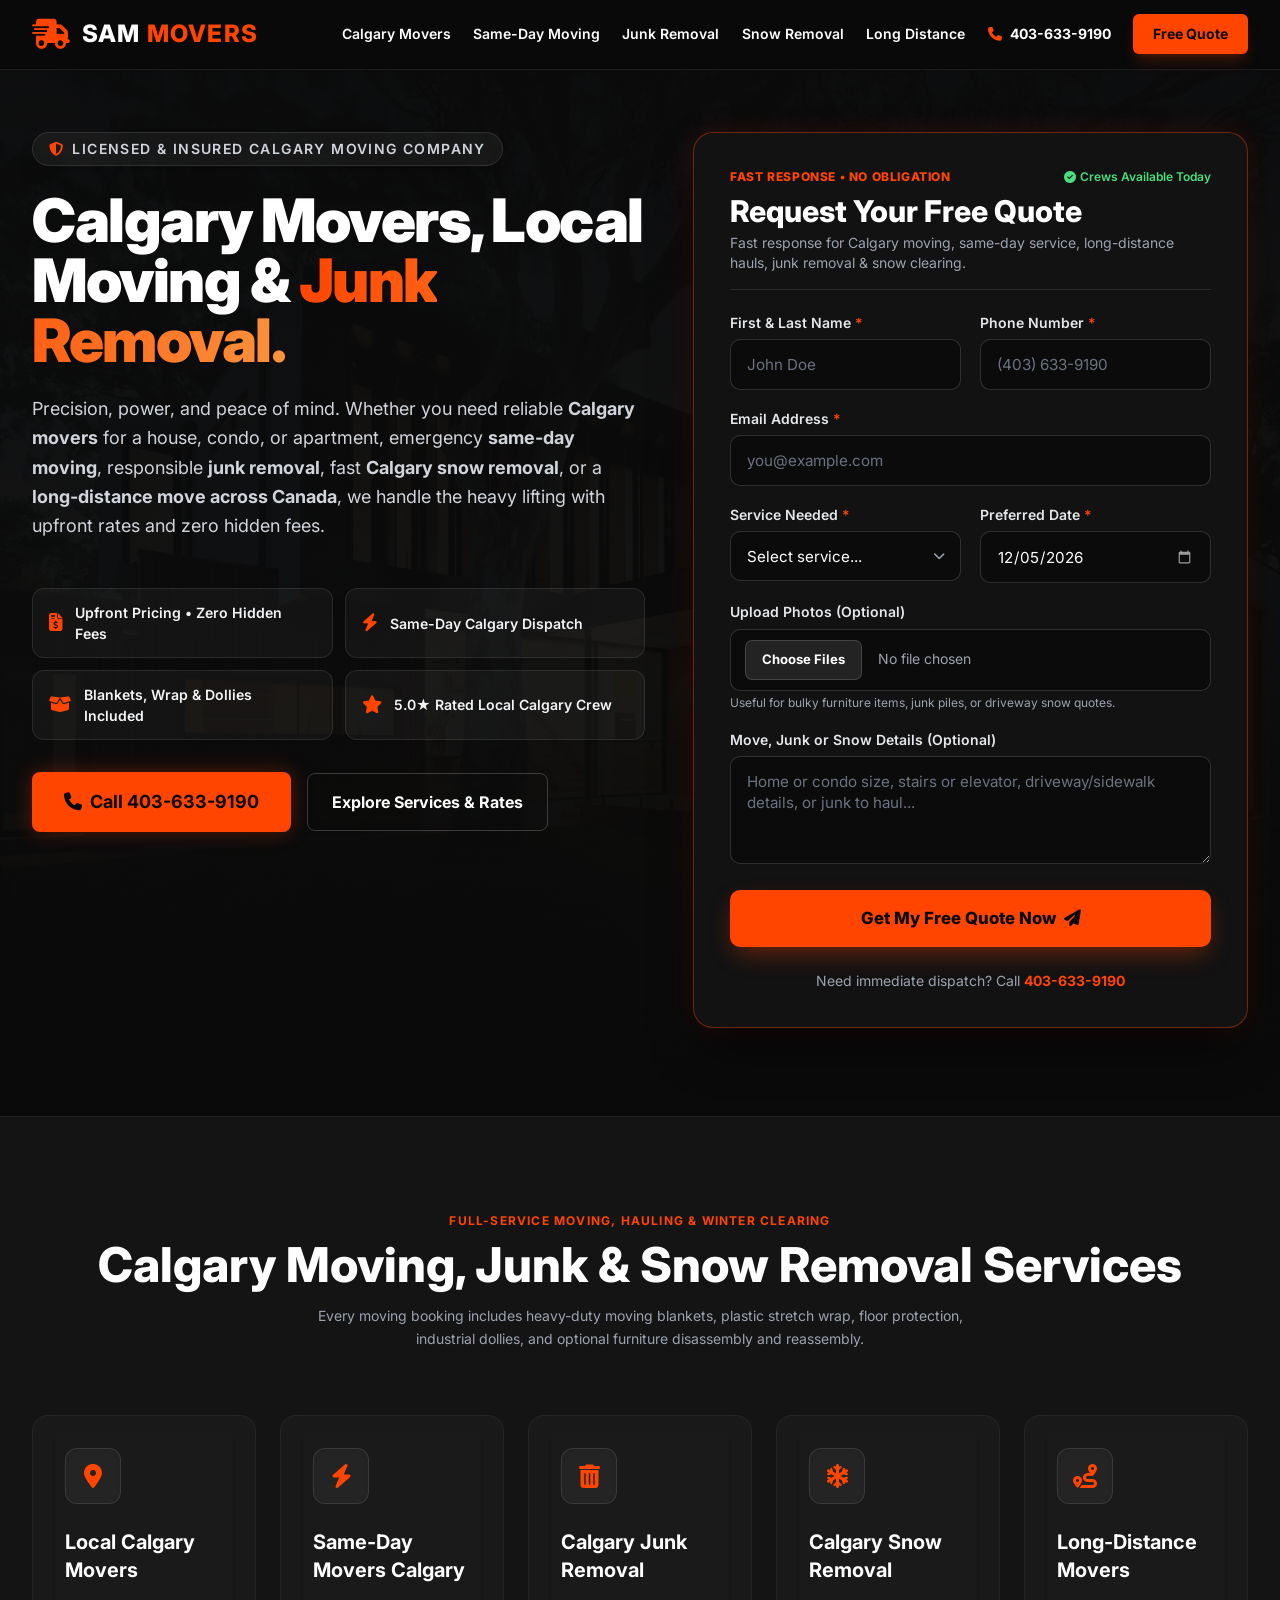
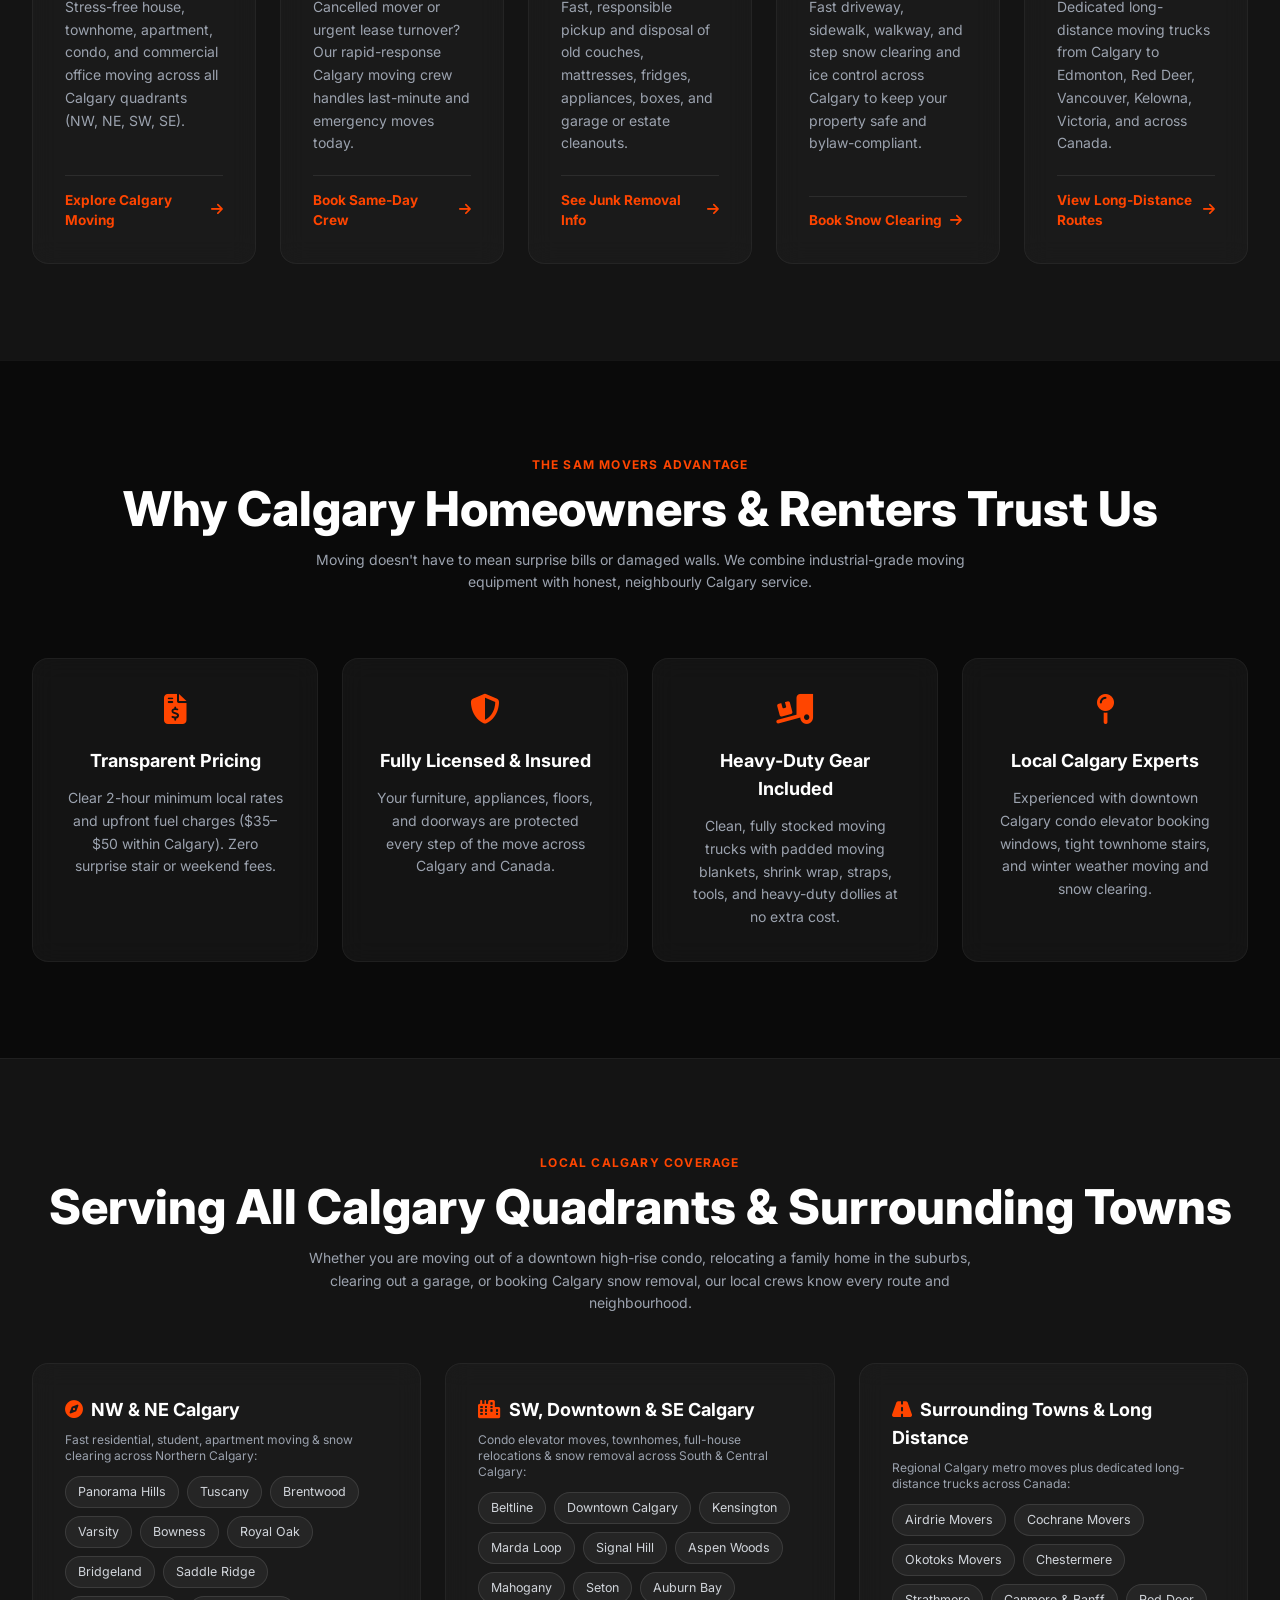
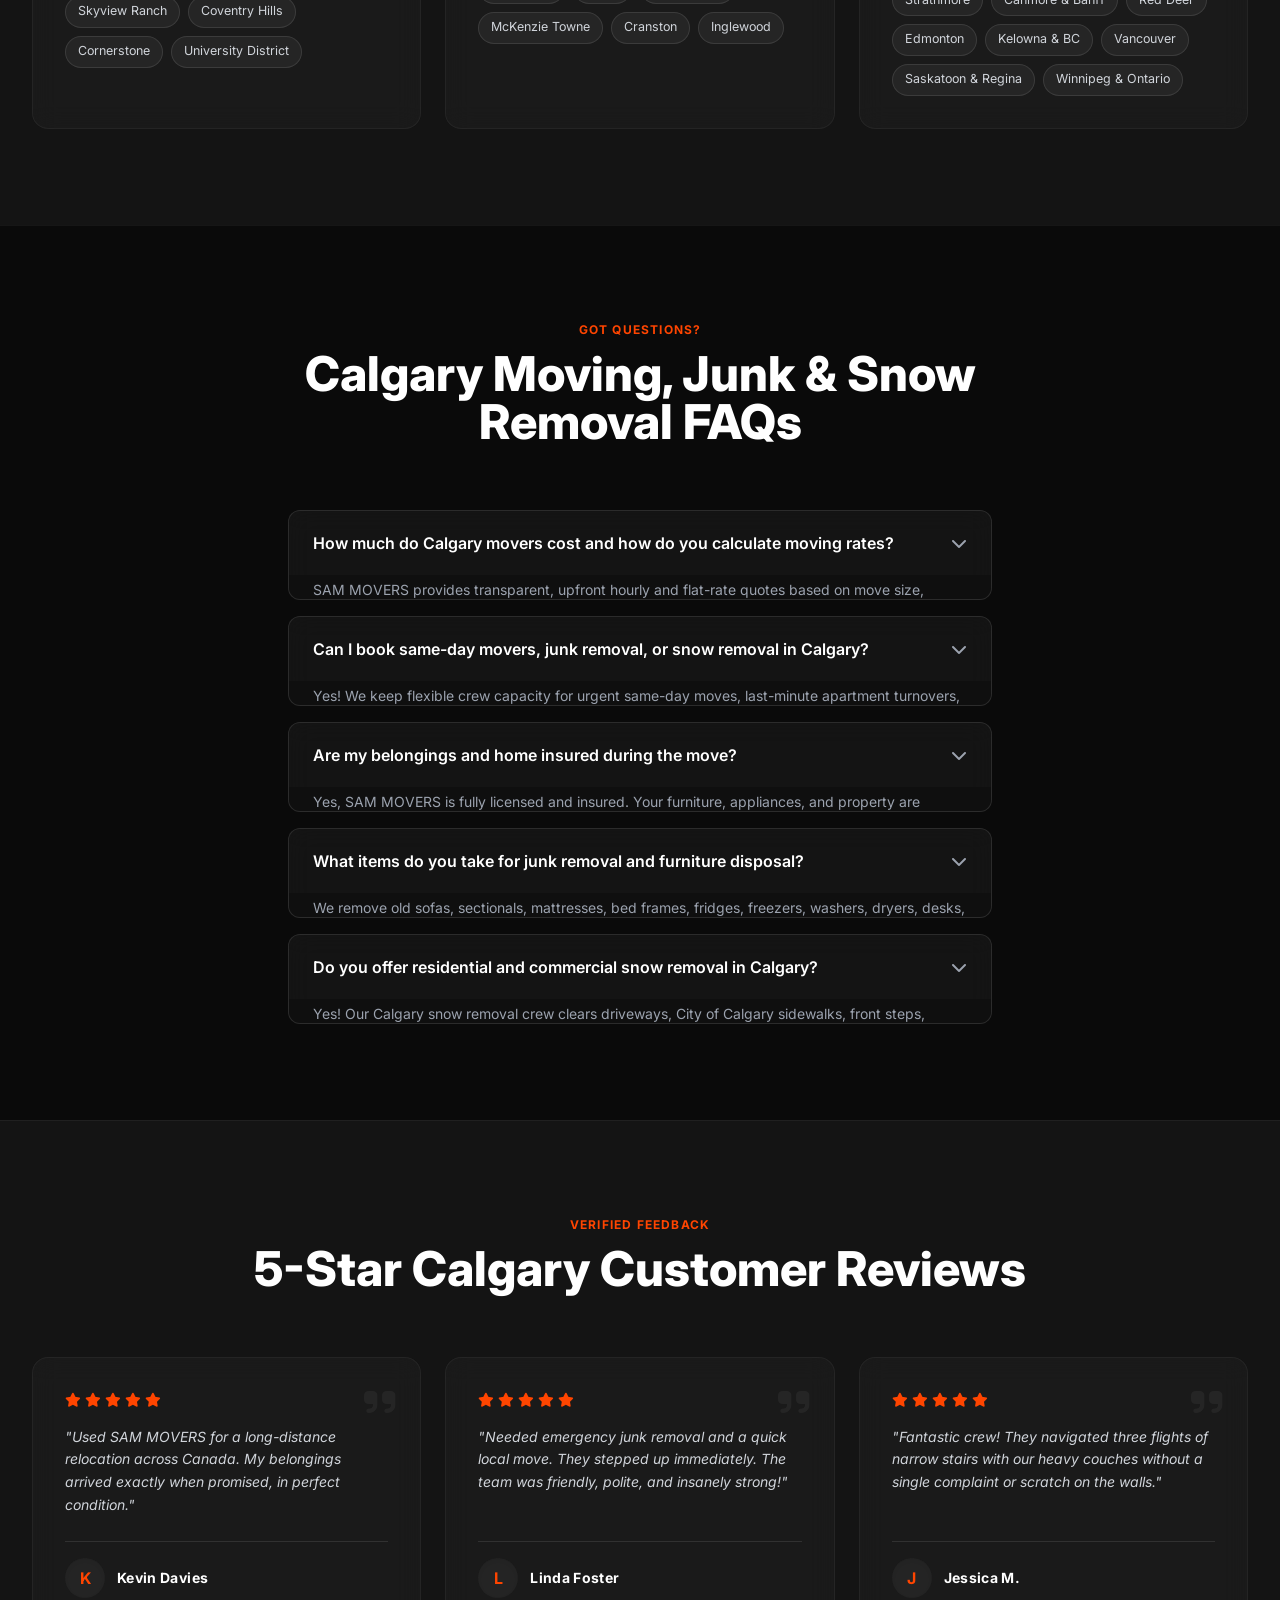
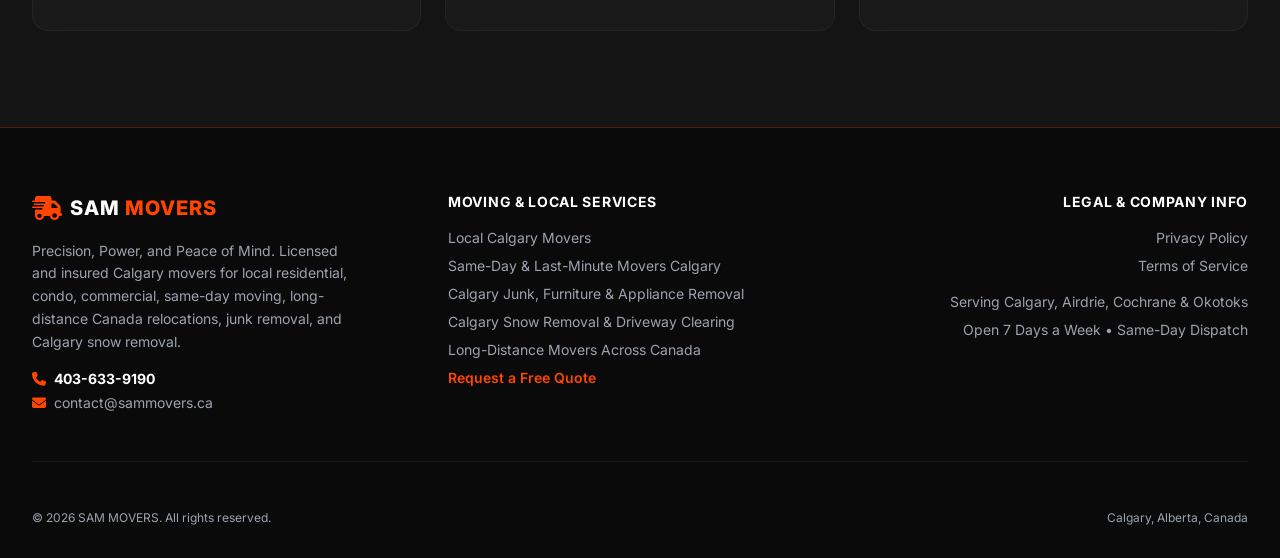
<file: index.html>
<!DOCTYPE html>
<html lang="en" class="scroll-smooth">

<head>
  <meta charset="UTF-8">
  <meta name="viewport" content="width=device-width, initial-scale=1.0">
  <meta name="robots" content="index, follow, max-image-preview:large, max-snippet:-1, max-video-preview:-1">
  <meta name="geo.region" content="CA-AB">
  <meta name="geo.placename" content="Calgary">
  <!-- Normalize /index.html to canonical root / to prevent duplicate URL indexing -->
  <script>
    if (window.location.pathname.endsWith('/index.html')) {
      var cleanPath = window.location.pathname.replace(/\/index\.html$/, '/') || '/';
      window.history.replaceState(null, '', cleanPath + window.location.search + window.location.hash);
    }
  </script>

  <link rel="preload" as="image" href="house.webp" fetchpriority="high">

  <!-- PWA Manifest & Theme Settings -->
  <link rel="apple-touch-icon" sizes="180x180" href="/apple-touch-icon.png">
  <link rel="icon" type="image/png" sizes="32x32" href="/icon-32.png">
  <link rel="icon" type="image/png" sizes="16x16" href="/icon-16.png">
  <link rel="manifest" href="/manifest.json">
  <meta name="theme-color" content="#FF4500">

  <!-- iOS / Safari Support -->
  <meta name="mobile-web-app-capable" content="yes">
  <meta name="apple-mobile-web-app-status-bar-style" content="black-translucent">
  <meta name="apple-mobile-web-app-title" content="SAM MOVERS">
  <link rel="apple-touch-icon" href="/icon-192.png">

  <!-- Primary Meta Tags -->
  <title>Calgary Movers | Moving, Junk Removal & Snow Removal Calgary | SAM MOVERS</title>
  <link rel="icon" href="/favicon.ico" type="image/x-icon">
  <meta name="title" content="Calgary Movers | Moving, Junk Removal & Snow Removal Calgary | SAM MOVERS">
  <meta name="description"
    content="Top-rated Calgary movers for local house, condo & apartment moving, same-day emergency moves, junk removal, Calgary snow removal, and long-distance Canada moves. Zero hidden fees — call 403-633-9190.">
  <meta name="keywords"
    content="Calgary movers, movers, moving, junk removal, junk removal Calgary, snow removal Calgary, moving company Calgary, local movers Calgary, same day movers Calgary, apartment movers Calgary">

  <!-- Canonical Tag -->
  <link rel="canonical" href="https://www.sammovers.ca/" />

  <!-- Open Graph / Facebook -->
  <meta property="og:type" content="website">
  <meta property="og:locale" content="en_CA">
  <meta property="og:site_name" content="SAM MOVERS Calgary">
  <meta property="og:url" content="https://www.sammovers.ca/">
  <meta property="og:title" content="Calgary Movers | Moving, Junk Removal & Snow Removal Calgary | SAM MOVERS">
  <meta property="og:description"
    content="Top-rated Calgary movers for local house, condo & apartment moving, same-day emergency moves, junk removal, Calgary snow removal, and long-distance Canada moves. Zero hidden fees — call 403-633-9190.">
  <meta property="og:image" content="https://www.sammovers.ca/house.webp">

  <!-- Twitter Card -->
  <meta name="twitter:card" content="summary_large_image">
  <meta name="twitter:title" content="Calgary Movers | Moving, Junk Removal & Snow Removal Calgary | SAM MOVERS">
  <meta name="twitter:description"
    content="Top-rated Calgary movers for local house, condo & apartment moving, same-day emergency moves, junk removal, Calgary snow removal, and long-distance Canada moves. Zero hidden fees — call 403-633-9190.">
  <meta name="twitter:image" content="https://www.sammovers.ca/house.webp">

  <!-- Structured Data (Schema.org JSON-LD) -->
  <script type="application/ld+json">
{
    "@context": "https://schema.org",
    "@type": "MovingCompany",
    "@id": "https://www.sammovers.ca/#organization",
    "name": "SAM MOVERS",
    "alternateName": "SAM Movers Calgary",
    "description": "Licensed and insured Calgary movers providing local residential and commercial moving, same-day emergency moves, junk and furniture removal, Calgary snow removal, and long-distance moving across Canada with zero hidden fees.",
    "url": "https://www.sammovers.ca/",
    "logo": "https://www.sammovers.ca/icon-192.png",
    "image": "https://www.sammovers.ca/house.webp",
    "email": "contact@sammovers.ca",
    "telephone": [
        "+1-403-633-9190"
    ],
    "priceRange": "$$",
    "address": {
        "@type": "PostalAddress",
        "addressLocality": "Calgary",
        "addressRegion": "AB",
        "addressCountry": "CA"
    },
    "geo": {
        "@type": "GeoCoordinates",
        "latitude": 51.0447,
        "longitude": -114.0719
    },
    "openingHoursSpecification": [
        {
            "@type": "OpeningHoursSpecification",
            "dayOfWeek": [
                "Monday",
                "Tuesday",
                "Wednesday",
                "Thursday",
                "Friday",
                "Saturday",
                "Sunday"
            ],
            "opens": "07:00",
            "closes": "21:00"
        }
    ],
    "areaServed": [
        {
            "@type": "City",
            "name": "Calgary"
        },
        {
            "@type": "City",
            "name": "Airdrie"
        },
        {
            "@type": "City",
            "name": "Cochrane"
        },
        {
            "@type": "City",
            "name": "Okotoks"
        },
        {
            "@type": "City",
            "name": "Chestermere"
        },
        {
            "@type": "AdministrativeArea",
            "name": "Alberta"
        },
        {
            "@type": "Country",
            "name": "Canada"
        }
    ],
    "currenciesAccepted": "CAD",
    "paymentAccepted": "Cash, Credit Card, Interac e-Transfer",
    "aggregateRating": {
        "@type": "AggregateRating",
        "ratingValue": "5.0",
        "reviewCount": "42"
    },
    "makesOffer": [
        {
            "@type": "Offer",
            "itemOffered": {
                "@type": "Service",
                "name": "Local Calgary Movers & Residential Moving",
                "url": "https://www.sammovers.ca/calgary-movers.html"
            }
        },
        {
            "@type": "Offer",
            "itemOffered": {
                "@type": "Service",
                "name": "Same-Day & Emergency Movers Calgary",
                "url": "https://www.sammovers.ca/same-day-movers-calgary.html"
            }
        },
        {
            "@type": "Offer",
            "itemOffered": {
                "@type": "Service",
                "name": "Calgary Junk Removal & Furniture Hauling",
                "url": "https://www.sammovers.ca/junk-removal-calgary.html"
            }
        },
        {
            "@type": "Offer",
            "itemOffered": {
                "@type": "Service",
                "name": "Calgary Snow Removal & Driveway Clearing",
                "url": "https://www.sammovers.ca/snow-removal-calgary.html"
            }
        },
        {
            "@type": "Offer",
            "itemOffered": {
                "@type": "Service",
                "name": "Long Distance Moving Across Canada",
                "url": "https://www.sammovers.ca/long-distance-movers-canada.html"
            }
        }
    ]
}
  </script>
  <script type="application/ld+json">
{
    "@context": "https://schema.org",
    "@type": "FAQPage",
    "mainEntity": [
        {
            "@type": "Question",
            "name": "How much do Calgary movers cost and how do you calculate moving rates?",
            "acceptedAnswer": {
                "@type": "Answer",
                "text": "SAM MOVERS provides transparent, upfront hourly and flat-rate quotes based on move size, number of movers required, and travel distance with a 2-hour minimum for local Calgary moves and a standard $35\u2013$50 local fuel charge depending on distance. Moving blankets, plastic stretch wrap, dollies, and basic furniture disassembly/reassembly are included with zero hidden fees."
            }
        },
        {
            "@type": "Question",
            "name": "Can I book same-day movers, junk removal, or snow removal in Calgary?",
            "acceptedAnswer": {
                "@type": "Answer",
                "text": "Yes! We keep flexible crew capacity for urgent same-day moves, last-minute apartment turnovers, same-day furniture or junk pickups, and rapid driveway and sidewalk snow removal across Calgary. Call 403-633-9190 for immediate dispatch availability."
            }
        },
        {
            "@type": "Question",
            "name": "Are my belongings and home insured during the move?",
            "acceptedAnswer": {
                "@type": "Answer",
                "text": "Yes, SAM MOVERS is fully licensed and insured. Your furniture, appliances, and property are protected throughout loading, transport, and unloading for complete peace of mind."
            }
        },
        {
            "@type": "Question",
            "name": "What items do you take for junk removal and furniture disposal?",
            "acceptedAnswer": {
                "@type": "Answer",
                "text": "We remove old sofas, sectionals, mattresses, bed frames, fridges, freezers, washers, dryers, desks, electronics, flattened moving boxes, garage clutter, and renovation debris. Simply upload photos in our quote form or text/call us for an upfront hauling price."
            }
        },
        {
            "@type": "Question",
            "name": "Do you offer residential and commercial snow removal in Calgary?",
            "acceptedAnswer": {
                "@type": "Answer",
                "text": "Yes! Our Calgary snow removal crew clears driveways, City of Calgary sidewalks, front steps, walkways, and small commercial lots with on-demand one-time visits or recurring winter clearing and optional ice melt."
            }
        }
    ]
}
  </script>

  <!-- Preconnect for performance -->
  <link rel="preconnect" href="https://fonts.googleapis.com">
  <link rel="preconnect" href="https://fonts.gstatic.com" crossorigin>

  <!-- Google Fonts: Inter (Non-blocking) -->
  <link rel="stylesheet"
    href="https://fonts.googleapis.com/css2?family=Inter:wght@300;400;500;600;700;800&display=optional" media="print"
    onload="this.media='all'">

  <!-- FontAwesome (Non-blocking) -->
  <link rel="stylesheet" href="https://cdnjs.cloudflare.com/ajax/libs/font-awesome/6.4.0/css/all.min.css" media="print"
    onload="this.media='all'">
  <noscript>
    <link rel="stylesheet"
      href="https://fonts.googleapis.com/css2?family=Inter:wght@300;400;500;600;700;800&display=optional">
    <link rel="stylesheet" href="https://cdnjs.cloudflare.com/ajax/libs/font-awesome/6.4.0/css/all.min.css">
  </noscript>

  <link rel="stylesheet" href="style.css">

  <!-- Google tag (gtag.js) -->
  <script async src="https://www.googletagmanager.com/gtag/js?id=G-NWXWJWYXG3"></script>
  <script>
    window.dataLayer = window.dataLayer || [];
    function gtag() { dataLayer.push(arguments); }
    gtag('js', new Date());
    gtag('config', 'G-NWXWJWYXG3');
  </script>

  <!-- Google tag (gtag.js) event - delayed navigation helper -->
  <script>
    // Helper function to delay opening a URL until a gtag event is sent.
    // Call it in response to an action that should navigate to a URL.
    function gtagSendEvent(url) {
      var callback = function () {
        if (typeof url === 'string') {
          window.location = url;
        }
      };
      if (typeof gtag === 'function') {
        gtag('event', 'conversion_event_request_quote_3', {
          'event_callback': callback,
          'event_timeout': 2000,
          // <event_parameters>
        });
      } else if (typeof url === 'string') {
        window.location = url;
      }
      return false;
    }
  </script>
</head>

<body class="antialiased overflow-x-hidden selection:bg-brand-accent selection:text-white">

  <header id="navbar" class="site-navbar text-white">
    <div class="max-w-7xl mx-auto px-4 sm:px-6 lg:px-8">
      <div class="flex justify-between items-center">
        <a href="/" class="flex items-center cursor-pointer shrink-0" aria-label="SAM MOVERS Calgary Home">
          <i class="fa-solid fa-truck-fast text-brand-accent text-3xl mr-3"></i>
          <div>
            <span class="text-2xl font-extrabold tracking-wider uppercase text-white m-0 leading-none block">SAM
              <span class="text-brand-accent">MOVERS</span>
            </span>
          </div>
        </a>

        <nav class="desktop-nav" aria-label="Main Navigation">
          <a href="calgary-movers.html" class="text-sm font-semibold hover:text-brand-accent transition-colors">Calgary
            Movers</a>
          <a href="same-day-movers-calgary.html"
            class="text-sm font-semibold hover:text-brand-accent transition-colors">Same-Day Moving</a>
          <a href="junk-removal-calgary.html"
            class="text-sm font-semibold hover:text-brand-accent transition-colors">Junk Removal</a>
          <a href="snow-removal-calgary.html"
            class="text-sm font-semibold hover:text-brand-accent transition-colors">Snow Removal</a>
          <a href="long-distance-movers-canada.html"
            class="text-sm font-semibold hover:text-brand-accent transition-colors">Long Distance</a>
          <a href="tel:403-633-9190" onclick="gtagSendEvent('tel:403-633-9190');"
            class="text-sm font-bold text-white hover:text-brand-accent transition-colors"><i
              class="fa-solid fa-phone text-brand-accent mr-2"></i>403-633-9190</a>
          <a href="#quote-box"
            class="px-5 py-2.5 bg-brand-accent hover:bg-brand-accentHover text-brand-dark rounded-md font-bold transition-colors shadow-lg shadow-brand-accent/20 text-sm">Free
            Quote</a>
        </nav>

        <div class="md:hidden flex items-center space-x-2">
          <a href="tel:403-633-9190" onclick="gtagSendEvent('tel:403-633-9190');"
            class="px-3 py-2 bg-brand-accent text-brand-dark rounded-md text-xs font-extrabold">
            <i class="fa-solid fa-phone mr-1"></i> 403-633-9190
          </a>
          <button id="mobile-menu-button" aria-label="Toggle Mobile Menu"
            class="text-gray-300 hover:text-white focus:outline-none p-2">
            <i class="fa-solid fa-bars text-2xl"></i>
          </button>
        </div>
      </div>
    </div>

    <div id="mobile-menu"
      class="hidden md:hidden absolute w-full left-0 top-full bg-brand-dark border-b border-white/10 shadow-2xl">
      <div class="px-4 py-4 space-y-1">
        <a href="/"
          class="mobile-link block px-3 py-3 rounded-md text-base font-medium text-white hover:bg-white/5">Home</a>
        <a href="calgary-movers.html"
          class="mobile-link block px-3 py-3 rounded-md text-base font-medium text-white hover:bg-white/5">Local Calgary
          Movers</a>
        <a href="same-day-movers-calgary.html"
          class="mobile-link block px-3 py-3 rounded-md text-base font-medium text-white hover:bg-white/5">Same-Day
          &amp; Emergency Movers</a>
        <a href="junk-removal-calgary.html"
          class="mobile-link block px-3 py-3 rounded-md text-base font-medium text-white hover:bg-white/5">Calgary Junk
          Removal</a>
        <a href="snow-removal-calgary.html"
          class="mobile-link block px-3 py-3 rounded-md text-base font-medium text-white hover:bg-white/5">Calgary Snow
          Removal</a>
        <a href="long-distance-movers-canada.html"
          class="mobile-link block px-3 py-3 rounded-md text-base font-medium text-white hover:bg-white/5">Long-Distance
          Moving (Canada)</a>
        <a href="#faqs"
          class="mobile-link block px-3 py-3 rounded-md text-base font-medium text-white hover:bg-white/5">FAQs &amp;
          Pricing</a>
        <a href="#quote-box"
          class="mobile-link block px-3 py-3 rounded-md text-base font-bold text-brand-accent hover:bg-white/5">Get
          Instant Free Quote</a>
      </div>
    </div>
  </header>

  <main>
    <!-- Top-Aligned Conversion Hero with Spacious Instant Quote Form -->
    <section class="hero-section">
      <div class="absolute inset-0 z-0">
        <img src="house.webp" fetchpriority="high" loading="eager"
          alt="SAM MOVERS Calgary Moving Company Truck - Local Moving, Same Day Movers, Junk Removal, and Snow Removal"
          class="w-full h-full object-cover opacity-20 object-center" />
        <div class="absolute inset-0 bg-gradient-to-b from-brand-dark/90 via-brand-dark/80 to-brand-dark"></div>
      </div>

      <div class="relative z-10 max-w-7xl mx-auto px-4 sm:px-6 lg:px-8 w-full">
        <div class="hero-split-grid">
          <!-- Left Column: Top-Aligned SEO H1, Value Props & Direct Call -->
          <div class="hero-left-col">
            <div
              class="inline-flex items-center px-4 py-1.5 rounded-full bg-white/5 border border-white/10 text-gray-300 text-xs sm:text-sm font-semibold tracking-widest uppercase mb-6 backdrop-blur-sm shadow-xl">
              <i class="fa-solid fa-shield-halved text-brand-accent mr-2"></i> Licensed &amp; Insured Calgary Moving
              Company
            </div>

            <h1 class="text-4xl sm:text-6xl font-black text-white leading-[1.1] mb-6 tracking-tight">
              Calgary Movers, Local Moving &amp; <span
                class="text-transparent bg-clip-text bg-gradient-to-r from-brand-accent to-orange-400">Junk
                Removal.</span>
            </h1>

            <p class="text-lg text-gray-300 mb-6 leading-relaxed">
              Precision, power, and peace of mind. Whether you need reliable <strong>Calgary movers</strong> for a
              house, condo, or apartment, emergency <strong>same-day moving</strong>, responsible <strong>junk
                removal</strong>, fast <strong>Calgary snow removal</strong>, or a <strong>long-distance move across
                Canada</strong>, we handle the heavy lifting
              with upfront rates and zero hidden fees.
            </p>

            <div class="trust-badge-grid">
              <div class="trust-badge-item">
                <i class="fa-solid fa-file-invoice-dollar text-brand-accent text-lg"></i>
                <span>Upfront Pricing &bull; Zero Hidden Fees</span>
              </div>
              <div class="trust-badge-item">
                <i class="fa-solid fa-bolt text-brand-accent text-lg"></i>
                <span>Same-Day Calgary Dispatch</span>
              </div>
              <div class="trust-badge-item">
                <i class="fa-solid fa-box-open text-brand-accent text-lg"></i>
                <span>Blankets, Wrap &amp; Dollies Included</span>
              </div>
              <div class="trust-badge-item">
                <i class="fa-solid fa-star text-brand-accent text-lg"></i>
                <span>5.0&#9733; Rated Local Calgary Crew</span>
              </div>
            </div>

            <div class="flex flex-col sm:flex-row gap-4 items-center w-full sm:w-auto">
              <a href="tel:403-633-9190" onclick="gtagSendEvent('tel:403-633-9190');"
                class="inline-flex justify-center items-center px-8 py-4 text-lg font-bold rounded-lg text-brand-dark bg-brand-accent hover:bg-brand-accentHover transition duration-300 shadow-[0_0_20px_rgba(255,69,0,0.3)] w-full sm:w-auto">
                <i class="fa-solid fa-phone mr-2"></i> Call 403-633-9190
              </a>
              <a href="#services"
                class="inline-flex justify-center items-center px-6 py-4 border border-white/20 text-base font-bold rounded-lg text-white hover:bg-white/10 transition duration-300 w-full sm:w-auto backdrop-blur-sm">
                Explore Services &amp; Rates
              </a>
            </div>
          </div>

          <!-- Right Column: Top-Aligned Spacious Quote Form -->
          <div id="quote-box" class="hero-quote-card">
            <div class="mb-6 border-b border-white/10 pb-4">
              <div class="flex items-center justify-between mb-2">
                <span class="text-xs font-extrabold uppercase tracking-wider text-brand-accent">Fast Response &bull; No
                  Obligation</span>
                <span class="text-xs text-green-400 font-semibold"><i class="fa-solid fa-circle-check mr-1"></i>Crews
                  Available Today</span>
              </div>
              <h2 class="text-2xl md:text-3xl font-extrabold text-white">Request Your Free Quote</h2>
              <p class="text-sm text-gray-400 mt-1">Fast response for Calgary moving, same-day service, long-distance
                hauls, junk removal & snow clearing.</p>
            </div>

            <form id="quote-form" class="quote-form-stack" onsubmit="submitForm(event);">
              <!-- Hidden honeypot field -->
              <div style="display:none;">
                <label for="bot-check">Do not fill this out</label>
                <input type="text" id="bot-check" name="bot-check">
              </div>

              <!-- Row 1: First & Last Name + Phone Number -->
              <div class="quote-row-2col">
                <div>
                  <label for="name" class="quote-label">First &amp; Last Name <span
                      class="text-brand-accent">*</span></label>
                  <input type="text" id="name" name="name" required class="quote-input" placeholder="John Doe">
                </div>
                <div>
                  <label for="phone" class="quote-label">Phone Number <span class="text-brand-accent">*</span></label>
                  <input type="tel" id="phone" name="phone" required class="quote-input" placeholder="(403) 633-9190">
                </div>
              </div>

              <!-- Row 2: Full-Width Email Address -->
              <div>
                <label for="email" class="quote-label">Email Address <span class="text-brand-accent">*</span></label>
                <input type="email" id="email" name="email" required class="quote-input" placeholder="you@example.com">
              </div>

              <!-- Row 3: Service Needed + Preferred Date (Today Allowed!) -->
              <div class="quote-row-2col">
                <div>
                  <label for="moving_type" class="quote-label">Service Needed <span
                      class="text-brand-accent">*</span></label>
                  <div class="relative">
                    <select id="moving_type" name="moving_type" required class="quote-select">
                      <option value="" disabled selected>Select service...</option>
                      <option value="Local (Calgary)">Local (Calgary)</option>
                      <option value="Same Day (Calgary)">Same Day (Calgary)</option>
                      <option value="Long Distance (Canada)">Long Distance (Canada)</option>
                      <option value="Junk Removal">Junk Removal (Calgary)</option>
                      <option value="Snow Removal (Calgary)">Snow Removal (Calgary)</option>
                    </select>
                    <div class="pointer-events-none absolute inset-y-0 right-0 flex items-center px-4 text-gray-400">
                      <i class="fa-solid fa-chevron-down text-xs"></i>
                    </div>
                  </div>
                </div>

                <div>
                  <label for="date" class="quote-label">Preferred Date <span class="text-brand-accent">*</span></label>
                  <input type="date" id="date" name="date" required class="quote-input">
                </div>
              </div>

              <!-- Conditionally Displayed Address Fields -->
              <div id="address-fields" class="hidden">
                <div class="address-group-box">
                  <h3 class="address-group-title"><i class="fa-solid fa-location-dot mr-1"></i> Pickup Location</h3>
                  <div class="quote-row-2col">
                    <div class="sm:col-span-2">
                      <label for="pickup_street" class="quote-label">Street Address <span
                          class="text-brand-accent">*</span></label>
                      <input type="text" id="pickup_street" name="pickup_street" class="pickup-req quote-input"
                        placeholder="123 Main St SW">
                    </div>
                    <div id="pickup-city-prov" class="hidden sm:col-span-2 quote-row-2col" style="display: none;">
                      <div>
                        <label for="pickup_city" class="quote-label">City <span
                            class="text-brand-accent">*</span></label>
                        <input type="text" id="pickup_city" name="pickup_city" value="Calgary"
                          class="pickup-city-prov-req quote-input" placeholder="Calgary">
                      </div>
                      <div>
                        <label for="pickup_province" class="quote-label">Province <span
                            class="text-brand-accent">*</span></label>
                        <input type="text" id="pickup_province" name="pickup_province" value="AB"
                          class="pickup-city-prov-req quote-input" placeholder="AB">
                      </div>
                    </div>
                    <div class="sm:col-span-2">
                      <label for="pickup_postal" class="quote-label">Postal Code <span
                          class="text-brand-accent">*</span></label>
                      <input type="text" id="pickup_postal" name="pickup_postal" class="pickup-req quote-input"
                        placeholder="T2P 1J9">
                    </div>
                  </div>
                </div>

                <div id="destination-field" class="hidden">
                  <div class="address-group-box">
                    <h3 class="address-group-title"><i class="fa-solid fa-route mr-1"></i> Destination Location</h3>
                    <div class="quote-row-2col">
                      <div class="sm:col-span-2">
                        <label for="destination_street" class="quote-label">Street Address <span
                            class="text-brand-accent">*</span></label>
                        <input type="text" id="destination_street" name="destination_street"
                          class="dest-req quote-input" placeholder="456 Target Rd">
                      </div>
                      <div>
                        <label for="destination_city" class="quote-label">City <span
                            class="text-brand-accent">*</span></label>
                        <input type="text" id="destination_city" name="destination_city" class="dest-req quote-input"
                          placeholder="Vancouver">
                      </div>
                      <div>
                        <label for="destination_province" class="quote-label">Province <span
                            class="text-brand-accent">*</span></label>
                        <input type="text" id="destination_province" name="destination_province"
                          class="dest-req quote-input" placeholder="BC">
                      </div>
                      <div class="sm:col-span-2">
                        <label for="destination_postal" class="quote-label">Postal Code <span
                            class="text-brand-accent">*</span></label>
                        <input type="text" id="destination_postal" name="destination_postal"
                          class="dest-req quote-input" placeholder="V6B 1A1">
                      </div>
                    </div>
                  </div>
                </div>
              </div>

              <!-- Row 4: Upload Photos -->
              <div>
                <label for="images" class="quote-label">Upload Photos (Optional)</label>
                <input type="file" id="images" name="images" multiple accept="image/*" class="quote-file-input">
                <p class="text-xs text-gray-400 mt-1">Useful for bulky furniture items, junk piles, or driveway snow
                  quotes.</p>
              </div>

              <!-- Row 5: Move or Junk Details -->
              <div>
                <label for="message" class="quote-label">Move, Junk or Snow Details (Optional)</label>
                <textarea id="message" name="message" rows="3" class="quote-textarea"
                  placeholder="Home or condo size, stairs or elevator, driveway/sidewalk details, or junk to haul..."></textarea>
              </div>

              <div id="form-message"
                class="hidden p-4 rounded-lg text-sm font-medium transition-all duration-300 border"></div>

              <!-- Row 6: Large Submit Button -->
              <button type="submit" id="submit-btn" class="quote-submit-btn">
                <span>Get My Free Quote Now</span> <i class="fa-solid fa-paper-plane"></i>
              </button>

              <p class="text-center text-sm text-gray-400 pt-1">
                Need immediate dispatch? Call <a href="tel:403-633-9190" onclick="gtagSendEvent('tel:403-633-9190');"
                  class="text-brand-accent font-bold hover:text-white">403-633-9190</a>
              </p>
            </form>
          </div>

        </div>
      </div>
    </section>

    <!-- Dedicated SEO Service Pages Section -->
    <section id="services" class="py-24 bg-brand-charcoal border-t border-white/5">
      <div class="max-w-7xl mx-auto px-4 sm:px-6 lg:px-8">
        <div class="text-center mb-16">
          <p class="text-brand-accent font-bold tracking-widest uppercase text-xs mb-3">Full-Service Moving, Hauling
            &amp; Winter Clearing</p>
          <h2 class="text-3xl md:text-5xl font-extrabold text-white mb-4">Calgary Moving, Junk &amp; Snow Removal
            Services
          </h2>
          <p class="text-gray-400 max-w-2xl mx-auto text-sm leading-relaxed">
            Every moving booking includes heavy-duty moving blankets, plastic stretch wrap, floor protection, industrial
            dollies, and optional furniture disassembly and reassembly.
          </p>
        </div>

        <div class="services-grid-5 w-full text-left">
          <a href="calgary-movers.html" class="glass-panel rounded-2xl p-8 service-link-card">
            <div
              class="w-14 h-14 bg-brand-slate border border-white/10 rounded-xl flex items-center justify-center mb-6 shadow-inner">
              <i class="fa-solid fa-location-dot text-2xl text-brand-accent"></i>
            </div>
            <h3 class="text-xl font-bold text-white mb-3">Local Calgary Movers</h3>
            <p class="text-gray-400 text-sm leading-relaxed flex-grow">
              Stress-free house, townhome, apartment, condo, and commercial office moving across all Calgary quadrants
              (NW, NE, SW, SE).
            </p>
            <span class="service-card-cta">Explore Calgary Moving <i class="fa-solid fa-arrow-right ml-2"></i></span>
          </a>

          <a href="same-day-movers-calgary.html" class="glass-panel rounded-2xl p-8 service-link-card">
            <div
              class="w-14 h-14 bg-brand-slate border border-white/10 rounded-xl flex items-center justify-center mb-6 shadow-inner">
              <i class="fa-solid fa-bolt text-2xl text-brand-accent"></i>
            </div>
            <h3 class="text-xl font-bold text-white mb-3">Same-Day Movers Calgary</h3>
            <p class="text-gray-400 text-sm leading-relaxed flex-grow">
              Cancelled mover or urgent lease turnover? Our rapid-response Calgary moving crew handles last-minute and
              emergency moves today.
            </p>
            <span class="service-card-cta">Book Same-Day Crew <i class="fa-solid fa-arrow-right ml-2"></i></span>
          </a>

          <a href="junk-removal-calgary.html" class="glass-panel rounded-2xl p-8 service-link-card">
            <div
              class="w-14 h-14 bg-brand-slate border border-white/10 rounded-xl flex items-center justify-center mb-6 shadow-inner">
              <i class="fa-solid fa-trash-can text-2xl text-brand-accent"></i>
            </div>
            <h3 class="text-xl font-bold text-white mb-3">Calgary Junk Removal</h3>
            <p class="text-gray-400 text-sm leading-relaxed flex-grow">
              Fast, responsible pickup and disposal of old couches, mattresses, fridges, appliances, boxes, and garage
              or estate cleanouts.
            </p>
            <span class="service-card-cta">See Junk Removal Info <i class="fa-solid fa-arrow-right ml-2"></i></span>
          </a>

          <a href="snow-removal-calgary.html" class="glass-panel rounded-2xl p-8 service-link-card">
            <div
              class="w-14 h-14 bg-brand-slate border border-white/10 rounded-xl flex items-center justify-center mb-6 shadow-inner">
              <i class="fa-solid fa-snowflake text-2xl text-brand-accent"></i>
            </div>
            <h3 class="text-xl font-bold text-white mb-3">Calgary Snow Removal</h3>
            <p class="text-gray-400 text-sm leading-relaxed flex-grow">
              Fast driveway, sidewalk, walkway, and step snow clearing and ice control across Calgary to keep your
              property safe and bylaw-compliant.
            </p>
            <span class="service-card-cta">Book Snow Clearing <i class="fa-solid fa-arrow-right ml-2"></i></span>
          </a>

          <a href="long-distance-movers-canada.html" class="glass-panel rounded-2xl p-8 service-link-card">
            <div
              class="w-14 h-14 bg-brand-slate border border-white/10 rounded-xl flex items-center justify-center mb-6 shadow-inner">
              <i class="fa-solid fa-route text-2xl text-brand-accent"></i>
            </div>
            <h3 class="text-xl font-bold text-white mb-3">Long-Distance Movers</h3>
            <p class="text-gray-400 text-sm leading-relaxed flex-grow">
              Dedicated long-distance moving trucks from Calgary to Edmonton, Red Deer, Vancouver, Kelowna, Victoria,
              and across Canada.
            </p>
            <span class="service-card-cta">View Long-Distance Routes <i class="fa-solid fa-arrow-right ml-2"></i></span>
          </a>
        </div>
      </div>
    </section>

    <!-- Why Choose Us & Transparent Pricing Standards -->
    <section id="why-us" class="py-24 bg-brand-dark border-t border-white/5 relative overflow-hidden">
      <div class="max-w-7xl mx-auto px-4 sm:px-6 lg:px-8 relative z-10">
        <div class="text-center mb-16">
          <p class="text-brand-accent font-bold tracking-widest uppercase text-xs mb-3">The SAM MOVERS Advantage</p>
          <h2 class="text-3xl md:text-5xl font-extrabold text-white mb-4">Why Calgary Homeowners &amp; Renters Trust Us
          </h2>
          <p class="text-gray-400 max-w-2xl mx-auto text-sm leading-relaxed">
            Moving doesn't have to mean surprise bills or damaged walls. We combine industrial-grade moving equipment
            with honest, neighbourly Calgary service.
          </p>
        </div>

        <div class="grid grid-cols-1 sm:grid-cols-2 lg:grid-cols-4 gap-6">
          <div class="glass-panel rounded-2xl p-8 text-center flex flex-col items-center">
            <i class="fa-solid fa-file-invoice-dollar text-3xl text-brand-accent mb-5"></i>
            <h3 class="text-lg font-bold text-white mb-3">Transparent Pricing</h3>
            <p class="text-sm text-gray-400 leading-relaxed">Clear 2-hour minimum local rates and upfront fuel charges
              ($35–$50 within Calgary). Zero surprise stair or weekend fees.</p>
          </div>

          <div class="glass-panel rounded-2xl p-8 text-center flex flex-col items-center">
            <i class="fa-solid fa-shield-halved text-3xl text-brand-accent mb-5"></i>
            <h3 class="text-lg font-bold text-white mb-3">Fully Licensed &amp; Insured</h3>
            <p class="text-sm text-gray-400 leading-relaxed">Your furniture, appliances, floors, and doorways are
              protected every step of the move across Calgary and Canada.</p>
          </div>

          <div class="glass-panel rounded-2xl p-8 text-center flex flex-col items-center">
            <i class="fa-solid fa-truck-ramp-box text-3xl text-brand-accent mb-5"></i>
            <h3 class="text-lg font-bold text-white mb-3">Heavy-Duty Gear Included</h3>
            <p class="text-sm text-gray-400 leading-relaxed">Clean, fully stocked moving trucks with padded moving
              blankets, shrink wrap, straps, tools, and heavy-duty dollies at no extra cost.</p>
          </div>

          <div class="glass-panel rounded-2xl p-8 text-center flex flex-col items-center">
            <i class="fa-solid fa-map-pin text-3xl text-brand-accent mb-5"></i>
            <h3 class="text-lg font-bold text-white mb-3">Local Calgary Experts</h3>
            <p class="text-sm text-gray-400 leading-relaxed">Experienced with downtown Calgary condo elevator booking
              windows, tight townhome stairs, and winter weather moving and snow clearing.</p>
          </div>
        </div>
      </div>
    </section>

    <section id="service-areas" class="py-24 bg-brand-charcoal border-t border-white/5">
      <div class="max-w-7xl mx-auto px-4 sm:px-6 lg:px-8">
        <div class="text-center mb-12">
          <p class="text-brand-accent font-bold tracking-widest uppercase text-xs mb-3">Local Calgary Coverage</p>
          <h2 class="text-3xl md:text-5xl font-extrabold text-white mb-4">Serving All Calgary Quadrants &amp;
            Surrounding Towns</h2>
          <p class="text-gray-400 max-w-2xl mx-auto text-sm leading-relaxed">
            Whether you are moving out of a downtown high-rise condo, relocating a family home in the suburbs, clearing
            out a garage, or booking Calgary snow removal, our local crews know every route and neighbourhood.
          </p>
        </div>

        <div class="grid grid-cols-1 md:grid-cols-3 gap-6">
          <div class="glass-panel rounded-2xl p-8">
            <h3 class="text-lg font-bold text-white mb-2"><i class="fa-solid fa-compass text-brand-accent mr-2"></i>NW
              &amp; NE Calgary</h3>
            <p class="text-xs text-gray-400 mb-3">Fast residential, student, apartment moving &amp; snow clearing across
              Northern Calgary:</p>
            <div class="area-pill-grid">
              <span class="area-pill">Panorama Hills</span>
              <span class="area-pill">Tuscany</span>
              <span class="area-pill">Brentwood</span>
              <span class="area-pill">Varsity</span>
              <span class="area-pill">Bowness</span>
              <span class="area-pill">Royal Oak</span>
              <span class="area-pill">Bridgeland</span>
              <span class="area-pill">Saddle Ridge</span>
              <span class="area-pill">Skyview Ranch</span>
              <span class="area-pill">Coventry Hills</span>
              <span class="area-pill">Cornerstone</span>
              <span class="area-pill">University District</span>
            </div>
          </div>

          <div class="glass-panel rounded-2xl p-8">
            <h3 class="text-lg font-bold text-white mb-2"><i class="fa-solid fa-city text-brand-accent mr-2"></i>SW,
              Downtown &amp; SE Calgary</h3>
            <p class="text-xs text-gray-400 mb-3">Condo elevator moves, townhomes, full-house relocations &amp; snow
              removal across South &amp; Central Calgary:</p>
            <div class="area-pill-grid">
              <span class="area-pill">Beltline</span>
              <span class="area-pill">Downtown Calgary</span>
              <span class="area-pill">Kensington</span>
              <span class="area-pill">Marda Loop</span>
              <span class="area-pill">Signal Hill</span>
              <span class="area-pill">Aspen Woods</span>
              <span class="area-pill">Mahogany</span>
              <span class="area-pill">Seton</span>
              <span class="area-pill">Auburn Bay</span>
              <span class="area-pill">McKenzie Towne</span>
              <span class="area-pill">Cranston</span>
              <span class="area-pill">Inglewood</span>
            </div>
          </div>

          <div class="glass-panel rounded-2xl p-8">
            <h3 class="text-lg font-bold text-white mb-2"><i
                class="fa-solid fa-road text-brand-accent mr-2"></i>Surrounding Towns &amp; Long Distance</h3>
            <p class="text-xs text-gray-400 mb-3">Regional Calgary metro moves plus dedicated long-distance trucks
              across Canada:</p>
            <div class="area-pill-grid">
              <span class="area-pill">Airdrie Movers</span>
              <span class="area-pill">Cochrane Movers</span>
              <span class="area-pill">Okotoks Movers</span>
              <span class="area-pill">Chestermere</span>
              <span class="area-pill">Strathmore</span>
              <span class="area-pill">Canmore &amp; Banff</span>
              <span class="area-pill">Red Deer</span>
              <span class="area-pill">Edmonton</span>
              <span class="area-pill">Kelowna &amp; BC</span>
              <span class="area-pill">Vancouver</span>
              <span class="area-pill">Saskatoon &amp; Regina</span>
              <span class="area-pill">Winnipeg &amp; Ontario</span>
            </div>
          </div>
        </div>
      </div>
    </section>

    <section id="faqs" class="py-24 bg-brand-dark border-t border-white/5">
      <div class="max-w-3xl mx-auto px-4 sm:px-6 lg:px-8">
        <div class="text-center mb-16">
          <p class="text-brand-accent font-bold tracking-widest uppercase text-xs mb-3">Got Questions?</p>
          <h2 class="text-3xl md:text-5xl font-extrabold text-white">Calgary Moving, Junk &amp; Snow Removal FAQs</h2>
        </div>
        <div class="space-y-4">
          <div class="glass-panel rounded-xl border border-white/10 overflow-hidden">
            <button
              class="faq-btn w-full px-6 py-5 text-left flex justify-between items-center text-white font-semibold focus:outline-none hover:text-brand-accent transition-colors">
              How much do Calgary movers cost and how do you calculate moving rates?
              <i class="fa-solid fa-chevron-down text-gray-400 transition-transform duration-300"></i>
            </button>
            <div class="faq-content bg-black/20">
              <div class="faq-inner px-6 pb-5 pt-1 text-gray-400 text-sm leading-relaxed">
                SAM MOVERS provides transparent, upfront hourly and flat-rate quotes based on move size, number of
                movers required, and travel distance with a 2-hour minimum for local Calgary moves and a standard
                $35–$50 local fuel charge depending on distance. Moving blankets, plastic stretch wrap, dollies, and
                basic furniture disassembly/reassembly are included with zero hidden fees.
              </div>
            </div>
          </div>
          <div class="glass-panel rounded-xl border border-white/10 overflow-hidden">
            <button
              class="faq-btn w-full px-6 py-5 text-left flex justify-between items-center text-white font-semibold focus:outline-none hover:text-brand-accent transition-colors">
              Can I book same-day movers, junk removal, or snow removal in Calgary?
              <i class="fa-solid fa-chevron-down text-gray-400 transition-transform duration-300"></i>
            </button>
            <div class="faq-content bg-black/20">
              <div class="faq-inner px-6 pb-5 pt-1 text-gray-400 text-sm leading-relaxed">
                Yes! We keep flexible crew capacity for urgent same-day moves, last-minute apartment turnovers, same-day
                furniture or junk pickups, and rapid driveway and sidewalk snow removal across Calgary. Call
                403-633-9190 for immediate dispatch availability.
              </div>
            </div>
          </div>
          <div class="glass-panel rounded-xl border border-white/10 overflow-hidden">
            <button
              class="faq-btn w-full px-6 py-5 text-left flex justify-between items-center text-white font-semibold focus:outline-none hover:text-brand-accent transition-colors">
              Are my belongings and home insured during the move?
              <i class="fa-solid fa-chevron-down text-gray-400 transition-transform duration-300"></i>
            </button>
            <div class="faq-content bg-black/20">
              <div class="faq-inner px-6 pb-5 pt-1 text-gray-400 text-sm leading-relaxed">
                Yes, SAM MOVERS is fully licensed and insured. Your furniture, appliances, and property are protected
                throughout loading, transport, and unloading for complete peace of mind.
              </div>
            </div>
          </div>
          <div class="glass-panel rounded-xl border border-white/10 overflow-hidden">
            <button
              class="faq-btn w-full px-6 py-5 text-left flex justify-between items-center text-white font-semibold focus:outline-none hover:text-brand-accent transition-colors">
              What items do you take for junk removal and furniture disposal?
              <i class="fa-solid fa-chevron-down text-gray-400 transition-transform duration-300"></i>
            </button>
            <div class="faq-content bg-black/20">
              <div class="faq-inner px-6 pb-5 pt-1 text-gray-400 text-sm leading-relaxed">
                We remove old sofas, sectionals, mattresses, bed frames, fridges, freezers, washers, dryers, desks,
                electronics, flattened moving boxes, garage clutter, and renovation debris. Simply upload photos in our
                quote form or text/call us for an upfront hauling price.
              </div>
            </div>
          </div>
          <div class="glass-panel rounded-xl border border-white/10 overflow-hidden">
            <button
              class="faq-btn w-full px-6 py-5 text-left flex justify-between items-center text-white font-semibold focus:outline-none hover:text-brand-accent transition-colors">
              Do you offer residential and commercial snow removal in Calgary?
              <i class="fa-solid fa-chevron-down text-gray-400 transition-transform duration-300"></i>
            </button>
            <div class="faq-content bg-black/20">
              <div class="faq-inner px-6 pb-5 pt-1 text-gray-400 text-sm leading-relaxed">
                Yes! Our Calgary snow removal crew clears driveways, City of Calgary sidewalks, front steps, walkways,
                and small commercial lots with on-demand one-time visits or recurring winter clearing and optional ice
                melt.
              </div>
            </div>
          </div>
        </div>
      </div>
    </section>

    <section id="reviews" class="py-24 bg-brand-charcoal border-t border-white/5 relative">
      <div class="max-w-7xl mx-auto px-4 sm:px-6 lg:px-8">
        <div class="text-center mb-16">
          <p class="text-brand-accent font-bold tracking-widest uppercase text-xs mb-3">Verified Feedback</p>
          <h2 class="text-3xl md:text-5xl font-extrabold text-white">5-Star Calgary Customer Reviews</h2>
        </div>
        <div id="reviews-container" class="grid grid-cols-1 md:grid-cols-3 gap-6 min-h-[250px]"></div>
      </div>
    </section>
  </main>

  <footer class="bg-brand-dark text-gray-400 pt-16 pb-8 border-t border-brand-accent/30">
    <div class="max-w-7xl mx-auto px-4 sm:px-6 lg:px-8">
      <div class="grid grid-cols-1 md:grid-cols-3 gap-8 mb-12 border-b border-white/5 pb-12">
        <div class="text-center md:text-left">
          <div class="flex items-center justify-center md:justify-start mb-4">
            <i class="fa-solid fa-truck-fast text-brand-accent text-2xl mr-2"></i>
            <span class="text-xl block font-extrabold tracking-wider uppercase text-white">SAM
              <span class="text-brand-accent">MOVERS</span></span>
          </div>
          <p class="text-sm leading-relaxed max-w-xs mx-auto md:mx-0 mb-4">
            Precision, Power, and Peace of Mind. Licensed and insured Calgary movers for local residential, condo,
            commercial, same-day moving, long-distance Canada relocations, junk removal, and Calgary snow removal.
          </p>
          <p class="text-sm font-bold text-white">
            <a href="tel:403-633-9190" onclick="gtagSendEvent('tel:403-633-9190');"
              class="hover:text-brand-accent transition-colors"><i
                class="fa-solid fa-phone text-brand-accent mr-2"></i>403-633-9190</a>
          </p>
          <p class="text-sm mt-1">
            <a href="mailto:contact@sammovers.ca" class="hover:text-brand-accent transition-colors"><i
                class="fa-solid fa-envelope text-brand-accent mr-2"></i>contact@sammovers.ca</a>
          </p>
        </div>

        <div class="text-center md:text-left">
          <h2 class="text-white font-bold mb-4 uppercase tracking-wider text-sm">Moving &amp; Local Services</h2>
          <ul class="space-y-2 text-sm">
            <li><a href="calgary-movers.html" class="hover:text-brand-accent transition-colors">Local Calgary Movers</a>
            </li>
            <li><a href="same-day-movers-calgary.html" class="hover:text-brand-accent transition-colors">Same-Day &amp;
                Last-Minute Movers Calgary</a></li>
            <li><a href="junk-removal-calgary.html" class="hover:text-brand-accent transition-colors">Calgary Junk,
                Furniture &amp; Appliance Removal</a></li>
            <li><a href="snow-removal-calgary.html" class="hover:text-brand-accent transition-colors">Calgary Snow
                Removal &amp; Driveway Clearing</a></li>
            <li><a href="long-distance-movers-canada.html"
                class="hover:text-brand-accent transition-colors">Long-Distance Movers Across Canada</a></li>
            <li><a href="#quote-box" class="text-brand-accent font-semibold hover:text-white transition-colors">Request
                a Free Quote</a></li>
          </ul>
        </div>

        <div class="text-center md:text-right">
          <h2 class="text-white font-bold mb-4 uppercase tracking-wider text-sm">Legal &amp; Company Info</h2>
          <ul class="space-y-2 text-sm">
            <li><button aria-label="Open Privacy Policy" onclick="openModal('privacyModal')"
                class="hover:text-brand-accent transition-colors">Privacy Policy</button></li>
            <li><button aria-label="Open Terms of Service" onclick="openModal('termsModal')"
                class="hover:text-brand-accent transition-colors">Terms of Service</button></li>
            <li class="text-gray-400 pt-2">Serving Calgary, Airdrie, Cochrane &amp; Okotoks</li>
            <li class="text-gray-400">Open 7 Days a Week &bull; Same-Day Dispatch</li>
          </ul>
        </div>
      </div>

      <div class="flex flex-col md:flex-row justify-between items-center text-xs">
        <p>&copy; <span id="year"></span> SAM MOVERS. All rights reserved.</p>
        <p class="mt-2 md:mt-0">Calgary, Alberta, Canada</p>
      </div>
    </div>
  </footer>

  <!-- Sticky Mobile Bottom Call & Quote Bar -->
  <div class="sticky-mobile-cta" role="region" aria-label="Quick Contact Actions">
    <a href="tel:403-633-9190" onclick="gtagSendEvent('tel:403-633-9190');" class="sticky-mobile-btn-call">
      <i class="fa-solid fa-phone text-brand-accent mr-2"></i> Call 403-633-9190
    </a>
    <a href="#quote-box" class="sticky-mobile-btn-quote">
      Free Quote <i class="fa-solid fa-arrow-right ml-1"></i>
    </a>
  </div>

  <!-- Privacy Policy Modal -->
  <div id="privacyModal"
    class="fixed inset-0 z-[100] flex items-center justify-center opacity-0 pointer-events-none transition-opacity duration-300">
    <div class="absolute inset-0 bg-black/80 backdrop-blur-sm" onclick="closeModal('privacyModal')"></div>
    <div
      class="modal-content relative w-full max-w-2xl max-h-[80vh] overflow-y-auto bg-brand-charcoal border border-white/10 p-8 md:p-10 rounded-2xl shadow-2xl scale-95 transition-transform duration-300 m-4">
      <button aria-label="Close Modal" onclick="closeModal('privacyModal')"
        class="absolute top-5 right-5 text-gray-400 hover:text-white bg-white/5 hover:bg-brand-accent rounded-full w-8 h-8 flex items-center justify-center transition-colors">
        <i class="fa-solid fa-xmark"></i>
      </button>
      <h2 class="text-2xl font-bold text-white mb-5 border-b border-white/10 pb-4">Privacy Policy</h2>
      <div class="space-y-4 text-gray-400 text-sm leading-relaxed">
        <p>At SAM MOVERS, located in Calgary, Alberta, we are committed to protecting your privacy and ensuring
          the security of your personal information.</p>
        <h3 class="text-white font-semibold text-base mt-4">1. Information We Collect</h3>
        <p>We collect information you provide directly to us when requesting a quote. This includes your name,
          phone number, email address, move dates, addresses, and optional images.</p>
        <h3 class="text-white font-semibold text-base mt-4">2. How We Use Your Information</h3>
        <p>We use this data strictly to provide accurate quotes, schedule moving, junk removal, or snow removal
          services, and
          communicate with you
          regarding your booking.</p>
      </div>
    </div>
  </div>

  <!-- Terms of Service Modal -->
  <div id="termsModal"
    class="fixed inset-0 z-[100] flex items-center justify-center opacity-0 pointer-events-none transition-opacity duration-300">
    <div class="absolute inset-0 bg-black/80 backdrop-blur-sm" onclick="closeModal('termsModal')"></div>
    <div
      class="modal-content relative w-full max-w-2xl max-h-[80vh] overflow-y-auto bg-brand-charcoal border border-white/10 p-8 md:p-10 rounded-2xl shadow-2xl scale-95 transition-transform duration-300 m-4">
      <button aria-label="Close Modal" onclick="closeModal('termsModal')"
        class="absolute top-5 right-5 text-gray-400 hover:text-white bg-white/5 hover:bg-brand-accent rounded-full w-8 h-8 flex items-center justify-center transition-colors">
        <i class="fa-solid fa-xmark"></i>
      </button>
      <h2 class="text-2xl font-bold text-white mb-5 border-b border-white/10 pb-4">Terms of Service</h2>
      <div class="space-y-4 text-gray-400 text-sm leading-relaxed">
        <p>By accessing our website or booking our services, you agree to be bound by these Terms of Service.</p>
        <h3 class="text-white font-semibold text-base mt-4">1. Estimates and Quotes</h3>
        <p>Quotes provided via the website are transparent estimates based on the inventory, access details, and dates
          provided.</p>
      </div>
    </div>
  </div>

  <!-- Install App Prompt Banner -->
  <div id="pwa-install-banner"
    class="fixed bottom-4 left-4 right-4 max-w-md mx-auto z-50 hidden bg-brand-charcoal/95 border border-brand-accent/40 rounded-2xl p-4 shadow-2xl backdrop-blur-md flex items-center justify-between">
    <div class="flex items-center space-x-3">
      <div
        class="w-11 h-11 bg-brand-slate rounded-xl flex items-center justify-center text-brand-accent text-xl border border-white/10 shrink-0">
        <i class="fa-solid fa-truck-fast"></i>
      </div>
      <div>
        <h4 class="text-sm font-bold text-white leading-tight">Install SAM MOVERS</h4>
        <p id="pwa-banner-text" class="text-xs text-gray-400">Add to your home screen for fast booking.</p>
      </div>
    </div>
    <div class="flex items-center space-x-2 shrink-0">
      <button id="pwa-install-btn"
        class="bg-brand-accent hover:bg-brand-accentHover text-brand-dark text-xs font-bold py-2 px-3.5 rounded-lg transition-colors shadow-md">
        Install
      </button>
      <button id="pwa-dismiss-btn" aria-label="Dismiss Install Prompt"
        class="text-gray-400 hover:text-white p-1 text-sm">
        <i class="fa-solid fa-xmark"></i>
      </button>
    </div>
  </div>

  <script>
    document.getElementById('year').textContent = new Date().getFullYear();

    // Restrict Move Date to Today or Future in USER'S LOCAL TIMEZONE (fixes UTC evening rollover bug)
    const dateInput = document.getElementById('date');
    if (dateInput) {
      const now = new Date();
      const year = now.getFullYear();
      const month = String(now.getMonth() + 1).padStart(2, '0');
      const day = String(now.getDate()).padStart(2, '0');
      const todayLocal = `${year}-${month}-${day}`;
      dateInput.min = todayLocal;
      if (!dateInput.value) {
        dateInput.value = todayLocal;
      }
    }

    // Dynamic Form Logic for Address Fields
    const movingTypeSelect = document.getElementById('moving_type');
    const addressFields = document.getElementById('address-fields');
    const pickupInputs = document.querySelectorAll('.pickup-req');
    const pickupCityProvBox = document.getElementById('pickup-city-prov');
    const pickupCityInput = document.getElementById('pickup_city');
    const pickupProvInput = document.getElementById('pickup_province');
    const destinationField = document.getElementById('destination-field');
    const destInputs = document.querySelectorAll('.dest-req');

    function updateAddressFields() {
      if (!movingTypeSelect || !addressFields) return;
      const val = movingTypeSelect.value;
      if (val) {
        addressFields.classList.remove('hidden');
        pickupInputs.forEach(input => input.required = true);
        if (val === 'Long Distance (Canada)') {
          if (pickupCityProvBox) {
            pickupCityProvBox.classList.remove('hidden');
            pickupCityProvBox.style.display = 'grid';
          }
          if (pickupCityInput) pickupCityInput.required = true;
          if (pickupProvInput) pickupProvInput.required = true;
          destinationField.classList.remove('hidden');
          destinationField.style.display = 'block';
          destInputs.forEach(input => input.required = true);
        } else {
          if (pickupCityProvBox) {
            pickupCityProvBox.classList.add('hidden');
            pickupCityProvBox.style.display = 'none';
          }
          if (pickupCityInput) {
            pickupCityInput.required = false;
            pickupCityInput.value = 'Calgary';
          }
          if (pickupProvInput) {
            pickupProvInput.required = false;
            pickupProvInput.value = 'AB';
          }
          destinationField.classList.add('hidden');
          destinationField.style.display = 'none';
          destInputs.forEach(input => {
            input.required = false;
            input.value = '';
          });
        }
      } else {
        addressFields.classList.add('hidden');
        pickupInputs.forEach(input => input.required = false);
        if (pickupCityProvBox) {
          pickupCityProvBox.classList.add('hidden');
          pickupCityProvBox.style.display = 'none';
        }
        if (destinationField) {
          destinationField.classList.add('hidden');
          destinationField.style.display = 'none';
        }
        if (pickupCityInput) {
          pickupCityInput.required = false;
          pickupCityInput.value = 'Calgary';
        }
        if (pickupProvInput) {
          pickupProvInput.required = false;
          pickupProvInput.value = 'AB';
        }
        destinationField.classList.add('hidden');
        destInputs.forEach(input => input.required = false);
      }
    }

    if (movingTypeSelect) {
      movingTypeSelect.addEventListener('change', updateAddressFields);
      updateAddressFields();
    }

    // Mobile Menu Toggle
    const btn = document.getElementById('mobile-menu-button');
    const menu = document.getElementById('mobile-menu');
    const mobileLinks = document.querySelectorAll('.mobile-link');
    if (btn && menu) {
      btn.addEventListener('click', () => menu.classList.toggle('hidden'));
      mobileLinks.forEach(link => link.addEventListener('click', () => menu.classList.add('hidden')));
    }

    // FAQs
    const faqBtns = document.querySelectorAll('.faq-btn');
    faqBtns.forEach(b => {
      b.addEventListener('click', function () {
        const content = this.nextElementSibling;
        const icon = this.querySelector('i');
        content.classList.toggle('open');
        if (content.classList.contains('open')) {
          icon.classList.remove('fa-chevron-down');
          icon.classList.add('fa-chevron-up', 'text-brand-accent');
        } else {
          icon.classList.remove('fa-chevron-up', 'text-brand-accent');
          icon.classList.add('fa-chevron-down');
        }
      });
    });

    // Modals
    function openModal(modalId) {
      const modal = document.getElementById(modalId);
      const content = modal.querySelector('.modal-content');
      modal.classList.remove('opacity-0', 'pointer-events-none');
      setTimeout(() => {
        content.classList.remove('scale-95');
        content.classList.add('scale-100');
      }, 10);
      document.body.classList.add('overflow-hidden');
    }

    function closeModal(modalId) {
      const modal = document.getElementById(modalId);
      const content = modal.querySelector('.modal-content');
      content.classList.remove('scale-100');
      content.classList.add('scale-95');
      setTimeout(() => {
        modal.classList.add('opacity-0', 'pointer-events-none');
        document.body.classList.remove('overflow-hidden');
      }, 300);
    }

    // Reviews
    const googleReviews = [
      { name: "Sarah Jenkins", text: "Incredible service! The team was on time, professional, and handled my antique furniture with extreme care. Highly recommend SAM MOVERS for any Calgary move!", rating: 5 },
      { name: "Mike Thompson", text: "Used them for a same-day move in Calgary. They were incredibly fast, efficient, and had no hidden fees. Exactly as quoted. The guys worked incredibly hard.", rating: 5 },
      { name: "Emily Rodriguez", text: "I've moved 5 times in the last ten years, and this was by far the easiest. The junk removal add-on was a lifesaver while packing. Thank you!", rating: 5 },
      { name: "David L.", text: "Punctual and very respectful of our property. They wrapped all the fragile items perfectly for our long-distance move to BC. Great experience.", rating: 5 },
      { name: "TechCorp Solutions", text: "Our commercial office move went seamlessly over the weekend. We were up and running on Monday morning without a single hitch.", rating: 5 },
      { name: "Jessica M.", text: "Fantastic crew! They navigated three flights of narrow stairs with our heavy couches without a single complaint or scratch on the walls.", rating: 5 },
      { name: "Robert B.", text: "Booking was easy, rates were highly competitive, and the movers were fantastic. They really took the stress out of moving day for my family.", rating: 5 },
      { name: "Amanda W.", text: "Showed up right on time, worked fast but carefully. Their trucks are super clean and well-equipped too! 10/10 would use them again.", rating: 5 },
      { name: "Kevin Davies", text: "Used SAM MOVERS for a long-distance relocation across Canada. My belongings arrived exactly when promised, in perfect condition.", rating: 5 },
      { name: "Linda Foster", text: "Needed emergency junk removal and a quick local move. They stepped up immediately. The team was friendly, polite, and insanely strong!", rating: 5 }
    ];

    function renderRandomReviews() {
      const container = document.getElementById('reviews-container');
      if (!container) return;
      const shuffled = [...googleReviews].sort(() => 0.5 - Math.random());
      const selected = shuffled.slice(0, 3);
      let starsHtml = '<i class="fa-solid fa-star text-brand-accent text-sm"></i>'.repeat(5);

      container.innerHTML = selected.map(review => `
                <div class="glass-panel p-8 rounded-2xl relative flex flex-col justify-between">
                    <i class="fa-solid fa-quote-right absolute top-6 right-6 text-4xl text-white/5"></i>
                    <div>
                        <div class="flex space-x-1 mb-4">${starsHtml}</div>
                        <p class="text-gray-300 mb-6 italic text-sm leading-relaxed">"${review.text}"</p>
                    </div>
                    <div class="font-bold text-white flex items-center mt-auto border-t border-white/10 pt-4">
                        <div class="w-10 h-10 bg-brand-slate rounded-full flex items-center justify-center text-brand-accent mr-3 font-bold shadow-inner">
                            ${review.name.charAt(0)}
                        </div>
                        <span class="text-sm tracking-wide">${review.name}</span>
                    </div>
                </div>
            `).join('');
    }
    renderRandomReviews();

    // Form Handler with Google Ads Conversion Firing
    function showMessage(msg, isError = false) {
      const box = document.getElementById('form-message');
      box.innerHTML = msg;
      box.className = 'p-4 rounded-lg text-sm font-medium transition-all duration-300 block mb-4 ' +
        (isError ? 'bg-red-900/20 text-red-400 border border-red-500/30' : 'bg-green-900/20 text-green-400 border border-green-500/30');
      setTimeout(() => { box.classList.add('hidden'); box.classList.remove('block'); }, 8000);
    }

    async function submitForm(event) {
      event.preventDefault();
      const form = event.target;

      const honeypot = document.getElementById('bot-check').value;
      if (honeypot !== "") {
        showMessage('<i class="fa-solid fa-circle-check mr-2"></i> Request sent! We will contact you shortly to confirm your move details.');
        form.reset();
        return;
      }

      const btn = document.getElementById('submit-btn');
      const originalText = btn.innerHTML;
      btn.innerHTML = '<span>Sending Request...</span> <i class="fa-solid fa-spinner fa-spin"></i>';
      btn.disabled = true;
      document.getElementById('form-message').classList.add('hidden');

      const encodedUrl = 'aHR0cHM6Ly9zY3JpcHQuZ29vZ2xlLmNvbS9tYWNyb3Mvcy9BS2Z5Y2J5LXI5TU5aRFhZWWhfSDU4SlN0NFV0RWNKZ3I0SmdoRVlhcE1JU08xQ1lwanhEb2ZDMGkwcVh4T3Q1blRzanBZUC01dy9leGVj';
      const APPS_SCRIPT_URL = atob(encodedUrl);

      try {
        const fileInput = document.getElementById('images');
        const files = fileInput ? fileInput.files : [];

        const readFileAsBase64 = (file) => {
          return new Promise((resolve, reject) => {
            const reader = new FileReader();
            reader.onload = () => resolve({
              name: file.name,
              type: file.type,
              base64: reader.result
            });
            reader.onerror = reject;
            reader.readAsDataURL(file);
          });
        };

        const imageDataList = await Promise.all(Array.from(files).map(readFileAsBase64));

        const payload = {
          name: form.name.value,
          phone: form.phone.value,
          email: form.email.value,
          moving_type: form.moving_type.value,
          date: form.date.value,
          pickup_street: form.pickup_street ? form.pickup_street.value : '',
          pickup_city: (form.moving_type.value === 'Long Distance (Canada)' && form.pickup_city && form.pickup_city.value) ? form.pickup_city.value : 'Calgary',
          pickup_province: (form.moving_type.value === 'Long Distance (Canada)' && form.pickup_province && form.pickup_province.value) ? form.pickup_province.value : 'AB',
          pickup_postal: form.pickup_postal ? form.pickup_postal.value : '',
          destination_street: form.destination_street ? form.destination_street.value : '',
          destination_city: form.destination_city ? form.destination_city.value : '',
          destination_province: form.destination_province ? form.destination_province.value : '',
          destination_postal: form.destination_postal ? form.destination_postal.value : '',
          message: form.message.value,
          images: imageDataList
        };

        await fetch(APPS_SCRIPT_URL, {
          method: 'POST',
          mode: 'no-cors',
          headers: { 'Content-Type': 'text/plain;charset=utf-8' },
          body: JSON.stringify(payload)
        });

        gtagSendEvent();

        showMessage('<i class="fa-solid fa-circle-check mr-2"></i> Request sent! We will contact you shortly to confirm your move details.');
        form.reset();
        if (dateInput) {
          const now = new Date();
          dateInput.value = `${now.getFullYear()}-${String(now.getMonth() + 1).padStart(2, '0')}-${String(now.getDate()).padStart(2, '0')}`;
        }
        updateAddressFields();
      } catch (error) {
        showMessage('<i class="fa-solid fa-triangle-exclamation mr-2"></i> Failed to send. Please call us directly at 403-633-9190.', true);
      } finally {
        btn.innerHTML = originalText;
        btn.disabled = false;
      }
    }

    // Register Service Worker
    if ('serviceWorker' in navigator) {
      window.addEventListener('load', () => {
        navigator.serviceWorker.register('/sw.js');
      });
    }

    // Handle App Install Prompt
    let deferredPrompt;
    const installBanner = document.getElementById('pwa-install-banner');
    const installBtn = document.getElementById('pwa-install-btn');
    const dismissBtn = document.getElementById('pwa-dismiss-btn');
    const bannerText = document.getElementById('pwa-banner-text');
    const isDismissed = localStorage.getItem('pwaPromptDismissed') === 'true';

    window.addEventListener('beforeinstallprompt', (e) => {
      e.preventDefault();
      deferredPrompt = e;
      if (!isDismissed && installBanner) {
        installBanner.classList.remove('hidden');
      }
    });

    if (installBtn) {
      installBtn.addEventListener('click', async () => {
        if (deferredPrompt) {
          deferredPrompt.prompt();
          await deferredPrompt.userChoice;
          deferredPrompt = null;
          installBanner.classList.add('hidden');
        }
      });
    }

    const isIos = () => /iphone|ipad|ipod/.test(window.navigator.userAgent.toLowerCase());
    const isInStandaloneMode = () => ('standalone' in window.navigator) && (window.navigator.standalone);

    if (isIos() && !isInStandaloneMode() && !isDismissed && installBanner) {
      bannerText.innerHTML = 'Tap <i class="fa-solid fa-arrow-up-from-bracket mx-1 text-brand-dark"></i> then <b>"Add to Home Screen"</b>';
      installBtn.classList.add('hidden');
      installBanner.classList.remove('hidden');
    }

    if (dismissBtn) {
      dismissBtn.addEventListener('click', () => {
        installBanner.classList.add('hidden');
        localStorage.setItem('pwaPromptDismissed', 'true');
      });
    }
  </script>
</body>

</html>
</file>
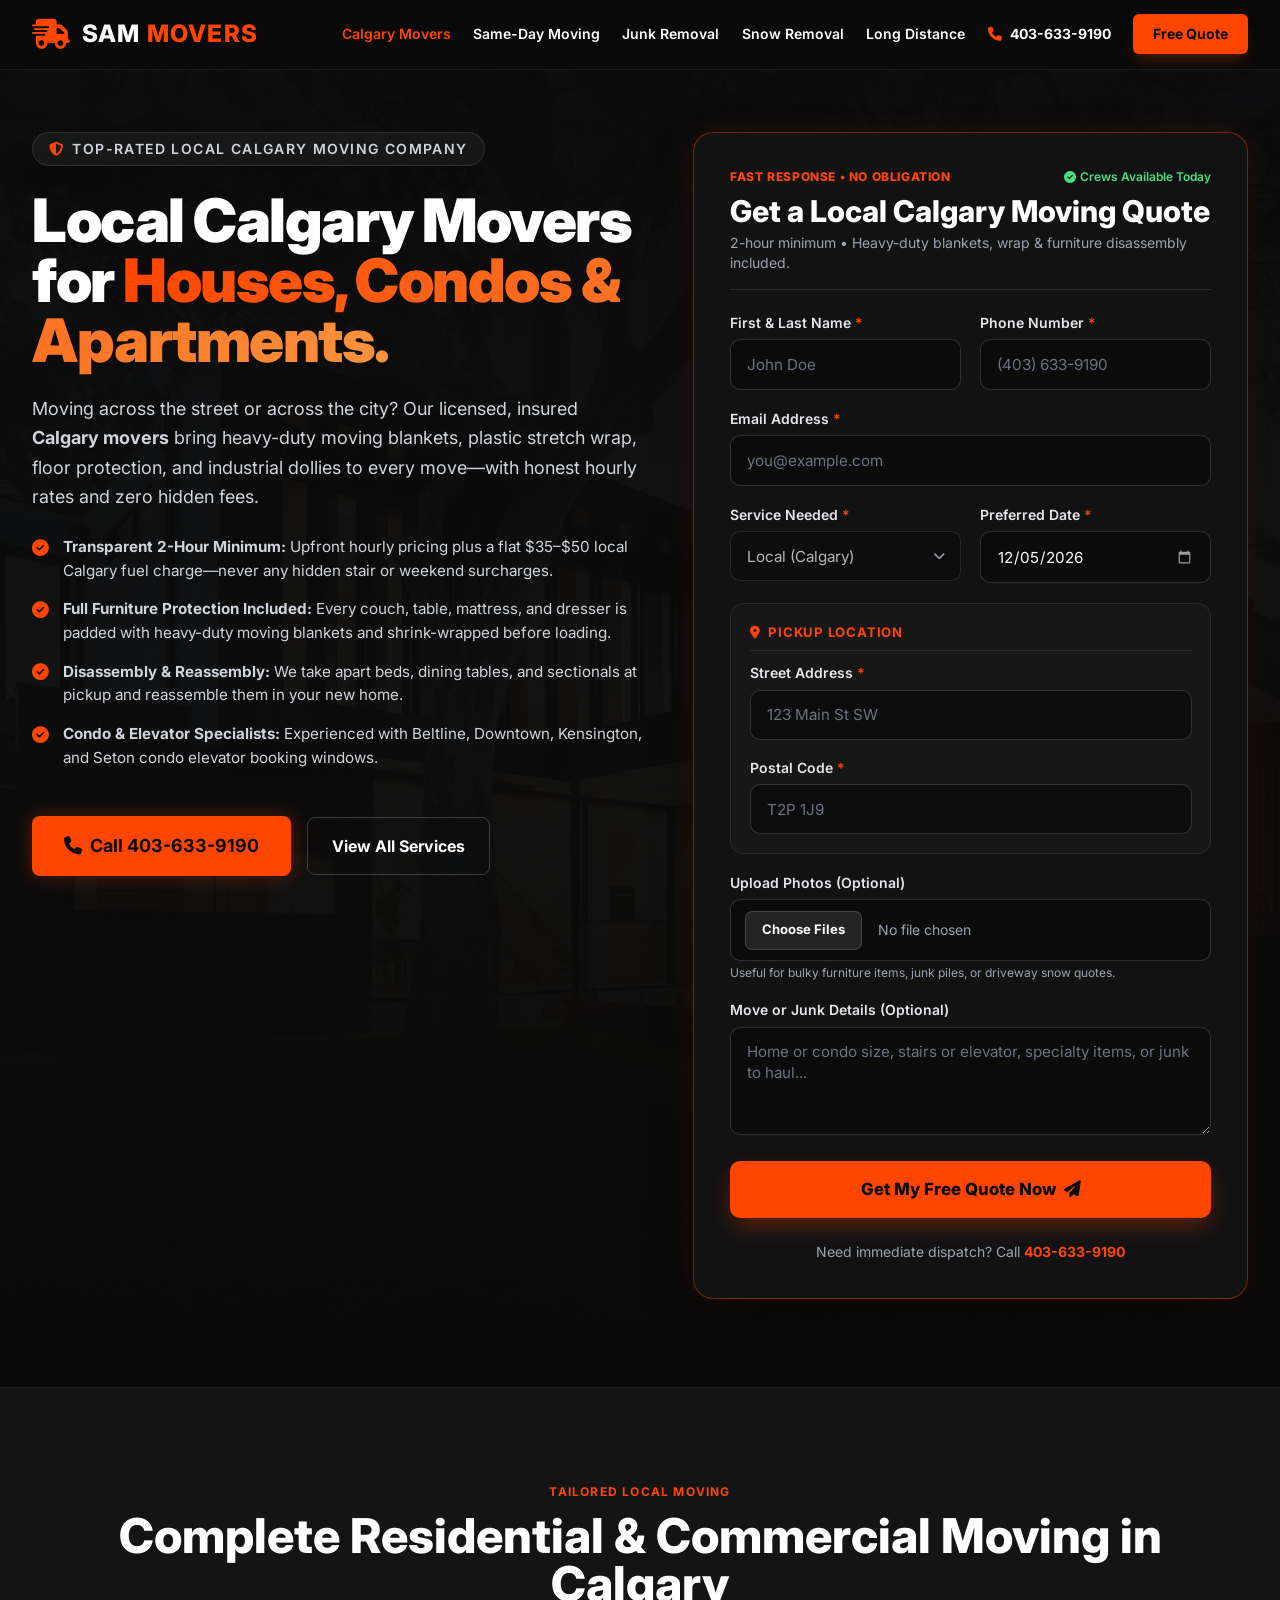
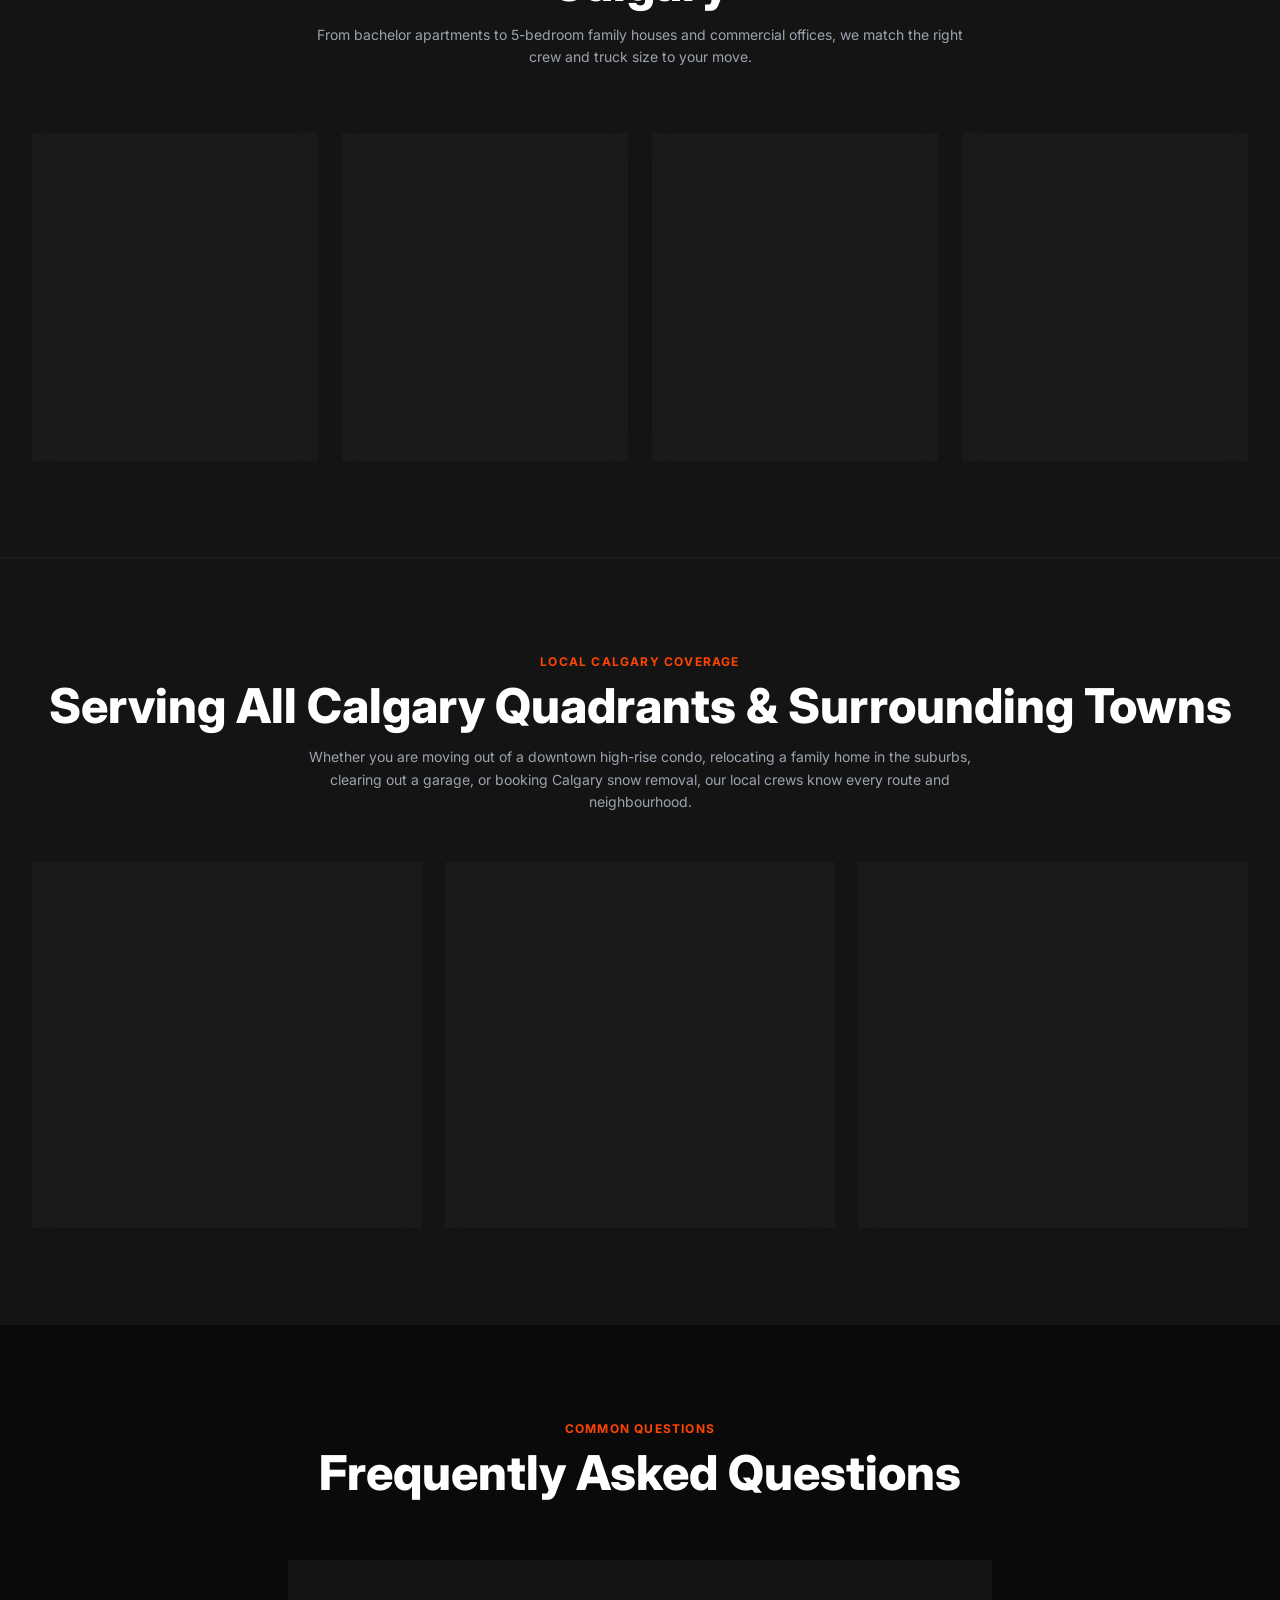
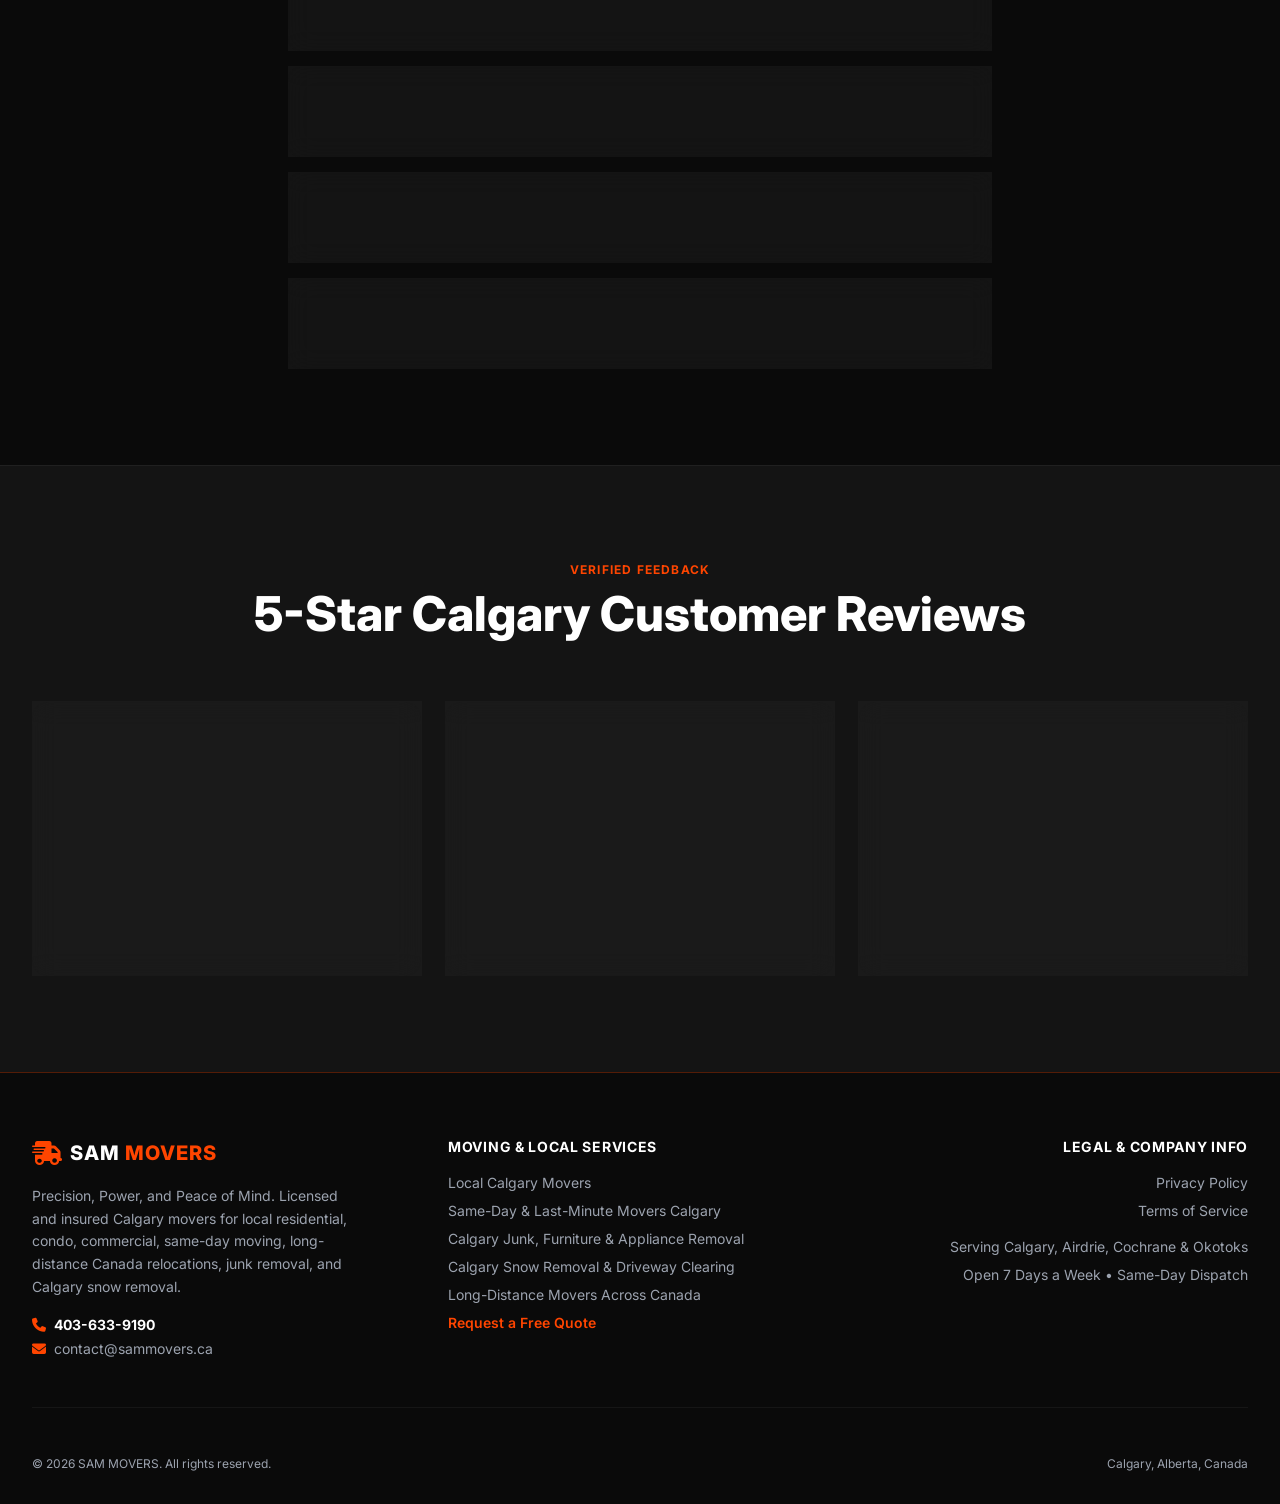
<file: calgary-movers.html>
<!DOCTYPE html>
<html lang="en" class="scroll-smooth">

<head>
  <meta charset="UTF-8">
  <meta name="viewport" content="width=device-width, initial-scale=1.0">
  <meta name="robots" content="index, follow, max-image-preview:large, max-snippet:-1, max-video-preview:-1">
  <meta name="geo.region" content="CA-AB">
  <meta name="geo.placename" content="Calgary">

  <link rel="preload" as="image" href="house.webp" fetchpriority="high">

  <!-- PWA Manifest & Theme Settings -->
  <link rel="apple-touch-icon" sizes="180x180" href="/apple-touch-icon.png">
  <link rel="icon" type="image/png" sizes="32x32" href="/icon-32.png">
  <link rel="icon" type="image/png" sizes="16x16" href="/icon-16.png">
  <link rel="manifest" href="/manifest.json">
  <meta name="theme-color" content="#FF4500">

  <!-- iOS / Safari Support -->
  <meta name="mobile-web-app-capable" content="yes">
  <meta name="apple-mobile-web-app-status-bar-style" content="black-translucent">
  <meta name="apple-mobile-web-app-title" content="SAM MOVERS">
  <link rel="apple-touch-icon" href="/icon-192.png">

  <!-- Primary Meta Tags -->
  <title>Calgary Movers | Local House, Condo & Apartment Moving | SAM MOVERS</title>
  <link rel="icon" href="/favicon.ico" type="image/x-icon">
  <meta name="title" content="Calgary Movers | Local House, Condo & Apartment Moving | SAM MOVERS">
  <meta name="description"
    content="Looking for reliable Calgary movers? SAM MOVERS provides licensed, insured house, condo, apartment, and office moving across Calgary with zero hidden fees. Call 403-633-9190.">
  <meta name="keywords"
    content="Calgary movers, local movers Calgary, moving company Calgary, apartment movers Calgary, condo movers Calgary, house movers Calgary, residential movers Calgary, movers near me">

  <!-- Canonical Tag -->
  <link rel="canonical" href="https://www.sammovers.ca/calgary-movers.html" />

  <!-- Open Graph / Facebook -->
  <meta property="og:type" content="website">
  <meta property="og:locale" content="en_CA">
  <meta property="og:site_name" content="SAM MOVERS Calgary">
  <meta property="og:url" content="https://www.sammovers.ca/calgary-movers.html">
  <meta property="og:title" content="Calgary Movers | Local House, Condo & Apartment Moving | SAM MOVERS">
  <meta property="og:description"
    content="Looking for reliable Calgary movers? SAM MOVERS provides licensed, insured house, condo, apartment, and office moving across Calgary with zero hidden fees. Call 403-633-9190.">
  <meta property="og:image" content="https://www.sammovers.ca/house.webp">

  <!-- Twitter Card -->
  <meta name="twitter:card" content="summary_large_image">
  <meta name="twitter:title" content="Calgary Movers | Local House, Condo & Apartment Moving | SAM MOVERS">
  <meta name="twitter:description"
    content="Looking for reliable Calgary movers? SAM MOVERS provides licensed, insured house, condo, apartment, and office moving across Calgary with zero hidden fees. Call 403-633-9190.">
  <meta name="twitter:image" content="https://www.sammovers.ca/house.webp">

  <!-- Structured Data (Schema.org JSON-LD) -->
  <script type="application/ld+json">
{
    "@context": "https://schema.org",
    "@type": "MovingCompany",
    "@id": "https://www.sammovers.ca/#organization",
    "name": "SAM MOVERS",
    "alternateName": "SAM Movers Calgary",
    "description": "Licensed and insured Calgary movers providing local residential and commercial moving, same-day emergency moves, junk and furniture removal, Calgary snow removal, and long-distance moving across Canada with zero hidden fees.",
    "url": "https://www.sammovers.ca/",
    "logo": "https://www.sammovers.ca/icon-192.png",
    "image": "https://www.sammovers.ca/house.webp",
    "email": "contact@sammovers.ca",
    "telephone": [
        "+1-403-633-9190"
    ],
    "priceRange": "$$",
    "address": {
        "@type": "PostalAddress",
        "addressLocality": "Calgary",
        "addressRegion": "AB",
        "addressCountry": "CA"
    },
    "geo": {
        "@type": "GeoCoordinates",
        "latitude": 51.0447,
        "longitude": -114.0719
    },
    "openingHoursSpecification": [
        {
            "@type": "OpeningHoursSpecification",
            "dayOfWeek": [
                "Monday",
                "Tuesday",
                "Wednesday",
                "Thursday",
                "Friday",
                "Saturday",
                "Sunday"
            ],
            "opens": "07:00",
            "closes": "21:00"
        }
    ],
    "areaServed": [
        {
            "@type": "City",
            "name": "Calgary"
        },
        {
            "@type": "City",
            "name": "Airdrie"
        },
        {
            "@type": "City",
            "name": "Cochrane"
        },
        {
            "@type": "City",
            "name": "Okotoks"
        },
        {
            "@type": "City",
            "name": "Chestermere"
        },
        {
            "@type": "AdministrativeArea",
            "name": "Alberta"
        },
        {
            "@type": "Country",
            "name": "Canada"
        }
    ],
    "currenciesAccepted": "CAD",
    "paymentAccepted": "Cash, Credit Card, Interac e-Transfer",
    "aggregateRating": {
        "@type": "AggregateRating",
        "ratingValue": "5.0",
        "reviewCount": "42"
    },
    "makesOffer": [
        {
            "@type": "Offer",
            "itemOffered": {
                "@type": "Service",
                "name": "Local Calgary Movers & Residential Moving",
                "url": "https://www.sammovers.ca/calgary-movers.html"
            }
        },
        {
            "@type": "Offer",
            "itemOffered": {
                "@type": "Service",
                "name": "Same-Day & Emergency Movers Calgary",
                "url": "https://www.sammovers.ca/same-day-movers-calgary.html"
            }
        },
        {
            "@type": "Offer",
            "itemOffered": {
                "@type": "Service",
                "name": "Calgary Junk Removal & Furniture Hauling",
                "url": "https://www.sammovers.ca/junk-removal-calgary.html"
            }
        },
        {
            "@type": "Offer",
            "itemOffered": {
                "@type": "Service",
                "name": "Calgary Snow Removal & Driveway Clearing",
                "url": "https://www.sammovers.ca/snow-removal-calgary.html"
            }
        },
        {
            "@type": "Offer",
            "itemOffered": {
                "@type": "Service",
                "name": "Long Distance Moving Across Canada",
                "url": "https://www.sammovers.ca/long-distance-movers-canada.html"
            }
        }
    ]
}
  </script>
  <script type="application/ld+json">
{
    "@context": "https://schema.org",
    "@type": "BreadcrumbList",
    "itemListElement": [
        {
            "@type": "ListItem",
            "position": 1,
            "name": "SAM MOVERS Calgary",
            "item": "https://www.sammovers.ca/"
        },
        {
            "@type": "ListItem",
            "position": 2,
            "name": "Local Calgary Movers for Houses, Condos & Apartments.",
            "item": "https://www.sammovers.ca/calgary-movers.html"
        }
    ]
}
  </script>
  <script type="application/ld+json">
{
    "@context": "https://schema.org",
    "@type": "FAQPage",
    "mainEntity": [
        {
            "@type": "Question",
            "name": "What is included in your local Calgary moving rate?",
            "acceptedAnswer": {
                "@type": "Answer",
                "text": "Every local Calgary move includes our professional moving crew, a fully equipped moving truck, heavy-duty moving blankets, plastic stretch wrap, tie-down straps, dollies, and standard furniture disassembly and reassembly."
            }
        },
        {
            "@type": "Question",
            "name": "Do you charge extra for stairs or weekends in Calgary?",
            "acceptedAnswer": {
                "@type": "Answer",
                "text": "No. Unlike many moving companies, SAM MOVERS never adds surprise fees for stairs, tight hallways, or weekend bookings. Your rate is confirmed upfront before moving day."
            }
        },
        {
            "@type": "Question",
            "name": "How far in advance should I book Calgary movers?",
            "acceptedAnswer": {
                "@type": "Answer",
                "text": "For end-of-month and weekend moves in Calgary, booking 1 to 3 weeks ahead is ideal\u2014though we also offer same-day and last-minute moving crews whenever slots are open."
            }
        },
        {
            "@type": "Question",
            "name": "Do you move to Airdrie, Cochrane, Okotoks, and Chestermere?",
            "acceptedAnswer": {
                "@type": "Answer",
                "text": "Yes! We handle local moves throughout the entire Calgary metro area including Airdrie, Cochrane, Okotoks, Chestermere, Strathmore, and Rocky View County."
            }
        }
    ]
}
  </script>

  <!-- Preconnect for performance -->
  <link rel="preconnect" href="https://fonts.googleapis.com">
  <link rel="preconnect" href="https://fonts.gstatic.com" crossorigin>

  <!-- Google Fonts: Inter (Non-blocking) -->
  <link rel="stylesheet"
    href="https://fonts.googleapis.com/css2?family=Inter:wght@300;400;500;600;700;800&display=optional" media="print"
    onload="this.media='all'">

  <!-- FontAwesome (Non-blocking) -->
  <link rel="stylesheet" href="https://cdnjs.cloudflare.com/ajax/libs/font-awesome/6.4.0/css/all.min.css" media="print"
    onload="this.media='all'">
  <noscript>
    <link rel="stylesheet"
      href="https://fonts.googleapis.com/css2?family=Inter:wght@300;400;500;600;700;800&display=optional">
    <link rel="stylesheet" href="https://cdnjs.cloudflare.com/ajax/libs/font-awesome/6.4.0/css/all.min.css">
  </noscript>

  <link rel="stylesheet" href="style.css">

  <!-- Google tag (gtag.js) -->
  <script async src="https://www.googletagmanager.com/gtag/js?id=G-NWXWJWYXG3"></script>
  <script>
    window.dataLayer = window.dataLayer || [];
    function gtag() { dataLayer.push(arguments); }
    gtag('js', new Date());
    gtag('config', 'G-NWXWJWYXG3');
  </script>

  <!-- Google tag (gtag.js) event - delayed navigation helper -->
  <script>
    // Helper function to delay opening a URL until a gtag event is sent.
    // Call it in response to an action that should navigate to a URL.
    function gtagSendEvent(url) {
      var callback = function () {
        if (typeof url === 'string') {
          window.location = url;
        }
      };
      if (typeof gtag === 'function') {
        gtag('event', 'conversion_event_request_quote_3', {
          'event_callback': callback,
          'event_timeout': 2000,
          // <event_parameters>
        });
      } else if (typeof url === 'string') {
        window.location = url;
      }
      return false;
    }
  </script>
</head>

<body class="antialiased overflow-x-hidden selection:bg-brand-accent selection:text-white">

  <header id="navbar" class="site-navbar text-white">
    <div class="max-w-7xl mx-auto px-4 sm:px-6 lg:px-8">
      <div class="flex justify-between items-center">
        <a href="/" class="flex items-center cursor-pointer shrink-0" aria-label="SAM MOVERS Calgary Home">
          <i class="fa-solid fa-truck-fast text-brand-accent text-3xl mr-3"></i>
          <div>
            <span class="text-2xl font-extrabold tracking-wider uppercase text-white m-0 leading-none block">SAM
              <span class="text-brand-accent">MOVERS</span>
            </span>
          </div>
        </a>

        <nav class="desktop-nav" aria-label="Main Navigation">
          <a href="calgary-movers.html" class="text-sm font-semibold text-brand-accent transition-colors">Calgary
            Movers</a>
          <a href="same-day-movers-calgary.html"
            class="text-sm font-semibold hover:text-brand-accent transition-colors">Same-Day Moving</a>
          <a href="junk-removal-calgary.html"
            class="text-sm font-semibold hover:text-brand-accent transition-colors">Junk Removal</a>
          <a href="snow-removal-calgary.html"
            class="text-sm font-semibold hover:text-brand-accent transition-colors">Snow Removal</a>
          <a href="long-distance-movers-canada.html"
            class="text-sm font-semibold hover:text-brand-accent transition-colors">Long Distance</a>
          <a href="tel:403-633-9190" onclick="gtagSendEvent('tel:403-633-9190');"
            class="text-sm font-bold text-white hover:text-brand-accent transition-colors"><i
              class="fa-solid fa-phone text-brand-accent mr-2"></i>403-633-9190</a>
          <a href="#quote-box"
            class="px-5 py-2.5 bg-brand-accent hover:bg-brand-accentHover text-brand-dark rounded-md font-bold transition-colors shadow-lg shadow-brand-accent/20 text-sm">Free
            Quote</a>
        </nav>

        <div class="md:hidden flex items-center space-x-2">
          <a href="tel:403-633-9190" onclick="gtagSendEvent('tel:403-633-9190');"
            class="px-3 py-2 bg-brand-accent text-brand-dark rounded-md text-xs font-extrabold">
            <i class="fa-solid fa-phone mr-1"></i> 403-633-9190
          </a>
          <button id="mobile-menu-button" aria-label="Toggle Mobile Menu"
            class="text-gray-300 hover:text-white focus:outline-none p-2">
            <i class="fa-solid fa-bars text-2xl"></i>
          </button>
        </div>
      </div>
    </div>

    <div id="mobile-menu"
      class="hidden md:hidden absolute w-full left-0 top-full bg-brand-dark border-b border-white/10 shadow-2xl">
      <div class="px-4 py-4 space-y-1">
        <a href="/"
          class="mobile-link block px-3 py-3 rounded-md text-base font-medium text-white hover:bg-white/5">Home</a>
        <a href="calgary-movers.html"
          class="mobile-link block px-3 py-3 rounded-md text-base font-medium text-white hover:bg-white/5">Local Calgary
          Movers</a>
        <a href="same-day-movers-calgary.html"
          class="mobile-link block px-3 py-3 rounded-md text-base font-medium text-white hover:bg-white/5">Same-Day
          &amp; Emergency Movers</a>
        <a href="junk-removal-calgary.html"
          class="mobile-link block px-3 py-3 rounded-md text-base font-medium text-white hover:bg-white/5">Calgary Junk
          Removal</a>
        <a href="snow-removal-calgary.html"
          class="mobile-link block px-3 py-3 rounded-md text-base font-medium text-white hover:bg-white/5">Calgary Snow
          Removal</a>
        <a href="long-distance-movers-canada.html"
          class="mobile-link block px-3 py-3 rounded-md text-base font-medium text-white hover:bg-white/5">Long-Distance
          Moving (Canada)</a>
        <a href="#faqs"
          class="mobile-link block px-3 py-3 rounded-md text-base font-medium text-white hover:bg-white/5">FAQs &amp;
          Pricing</a>
        <a href="#quote-box"
          class="mobile-link block px-3 py-3 rounded-md text-base font-bold text-brand-accent hover:bg-white/5">Get
          Instant Free Quote</a>
      </div>
    </div>
  </header>

  <main>
    <section class="hero-section">
      <div class="absolute inset-0 z-0">
        <img src="house.webp" fetchpriority="high" loading="eager"
          alt="Local Calgary Movers for Houses, Condos & Apartments. - SAM MOVERS Calgary"
          class="w-full h-full object-cover opacity-20 object-center" />
        <div class="absolute inset-0 bg-gradient-to-b from-brand-dark/90 via-brand-dark/80 to-brand-dark"></div>
      </div>

      <div class="relative z-10 max-w-7xl mx-auto px-4 sm:px-6 lg:px-8 w-full">
        <div class="hero-split-grid">
          <!-- Left Column: Locked to exact same top level as the right Quote Form -->
          <div class="hero-left-col">
            <div
              class="inline-flex items-center px-4 py-1.5 rounded-full bg-white/5 border border-white/10 text-gray-300 text-xs sm:text-sm font-semibold tracking-widest uppercase mb-6 backdrop-blur-sm shadow-xl">
              <i class="fa-solid fa-shield-halved text-brand-accent mr-2"></i> Top-Rated Local Calgary Moving Company
            </div>

            <h1 class="text-4xl sm:text-6xl font-black text-white leading-[1.1] mb-6 tracking-tight">
              Local Calgary Movers for <span
                class="text-transparent bg-clip-text bg-gradient-to-r from-brand-accent to-orange-400">Houses, Condos &
                Apartments.</span>
            </h1>

            <p class="text-lg text-gray-300 mb-6 leading-relaxed">
              Moving across the street or across the city? Our licensed, insured <strong>Calgary movers</strong> bring
              heavy-duty moving blankets, plastic stretch wrap, floor protection, and industrial dollies to every
              move—with honest hourly rates and zero hidden fees.
            </p>

            <div class="mb-8 w-full">
              <div class="checklist-item"><i class="fa-solid fa-circle-check"></i><span><strong>Transparent 2-Hour
                    Minimum:</strong> Upfront hourly pricing plus a flat $35–$50 local Calgary fuel charge—never any
                  hidden stair or weekend surcharges.</span></div>
              <div class="checklist-item"><i class="fa-solid fa-circle-check"></i><span><strong>Full Furniture
                    Protection Included:</strong> Every couch, table, mattress, and dresser is padded with heavy-duty
                  moving blankets and shrink-wrapped before loading.</span></div>
              <div class="checklist-item"><i class="fa-solid fa-circle-check"></i><span><strong>Disassembly &amp;
                    Reassembly:</strong> We take apart beds, dining tables, and sectionals at pickup and reassemble them
                  in your new home.</span></div>
              <div class="checklist-item"><i class="fa-solid fa-circle-check"></i><span><strong>Condo &amp; Elevator
                    Specialists:</strong> Experienced with Beltline, Downtown, Kensington, and Seton condo elevator
                  booking windows.</span></div>
            </div>

            <div class="flex flex-col sm:flex-row gap-4 items-center w-full sm:w-auto">
              <a href="tel:403-633-9190" onclick="gtagSendEvent('tel:403-633-9190');"
                class="inline-flex justify-center items-center px-8 py-4 text-lg font-bold rounded-lg text-brand-dark bg-brand-accent hover:bg-brand-accentHover transition duration-300 shadow-[0_0_20px_rgba(255,69,0,0.3)] w-full sm:w-auto">
                <i class="fa-solid fa-phone mr-2"></i> Call 403-633-9190
              </a>
              <a href="/#services"
                class="inline-flex justify-center items-center px-6 py-4 border border-white/20 text-base font-bold rounded-lg text-white hover:bg-white/10 transition duration-300 w-full sm:w-auto backdrop-blur-sm">
                View All Services
              </a>
            </div>
          </div>


          <div id="quote-box" class="hero-quote-card">
            <div class="mb-6 border-b border-white/10 pb-4">
              <div class="flex items-center justify-between mb-2">
                <span class="text-xs font-extrabold uppercase tracking-wider text-brand-accent">Fast Response &bull; No
                  Obligation</span>
                <span class="text-xs text-green-400 font-semibold"><i class="fa-solid fa-circle-check mr-1"></i>Crews
                  Available Today</span>
              </div>
              <h2 class="text-2xl md:text-3xl font-extrabold text-white">Get a Local Calgary Moving Quote</h2>
              <p class="text-sm text-gray-400 mt-1">2-hour minimum • Heavy-duty blankets, wrap & furniture disassembly
                included.</p>
            </div>

            <form id="quote-form" class="quote-form-stack" onsubmit="submitForm(event);">
              <!-- Hidden honeypot field -->
              <div style="display:none;">
                <label for="bot-check">Do not fill this out</label>
                <input type="text" id="bot-check" name="bot-check">
              </div>

              <!-- Row 1: First & Last Name + Phone Number -->
              <div class="quote-row-2col">
                <div>
                  <label for="name" class="quote-label">First &amp; Last Name <span
                      class="text-brand-accent">*</span></label>
                  <input type="text" id="name" name="name" required class="quote-input" placeholder="John Doe">
                </div>
                <div>
                  <label for="phone" class="quote-label">Phone Number <span class="text-brand-accent">*</span></label>
                  <input type="tel" id="phone" name="phone" required class="quote-input" placeholder="(403) 633-9190">
                </div>
              </div>

              <!-- Row 2: Full-Width Email Address -->
              <div>
                <label for="email" class="quote-label">Email Address <span class="text-brand-accent">*</span></label>
                <input type="email" id="email" name="email" required class="quote-input" placeholder="you@example.com">
              </div>

              <!-- Row 3: Service Needed + Preferred Date (Today Allowed!) -->
              <div class="quote-row-2col">
                <div>
                  <label for="moving_type" class="quote-label">Service Needed <span
                      class="text-brand-accent">*</span></label>
                  <div class="relative">
                    <select id="moving_type" name="moving_type" required class="quote-select" disabled>
                      <option value="" disabled>Select service...</option>
                      <option value="Local (Calgary)" selected>Local (Calgary)</option>
                      <option value="Same Day (Calgary)">Same Day (Calgary)</option>
                      <option value="Long Distance (Canada)">Long Distance (Canada)</option>
                      <option value="Junk Removal">Junk Removal (Calgary)</option>
                      <option value="Snow Removal (Calgary)">Snow Removal (Calgary)</option>
                    </select>
                    <div class="pointer-events-none absolute inset-y-0 right-0 flex items-center px-4 text-gray-400">
                      <i class="fa-solid fa-chevron-down text-xs"></i>
                    </div>
                  </div>
                </div>

                <div>
                  <label for="date" class="quote-label">Preferred Date <span class="text-brand-accent">*</span></label>
                  <input type="date" id="date" name="date" required class="quote-input">
                </div>
              </div>

              <!-- Conditionally Displayed Address Fields -->
              <div id="address-fields" class="hidden">
                <div class="address-group-box">
                  <h3 class="address-group-title"><i class="fa-solid fa-location-dot mr-1"></i> Pickup Location</h3>
                  <div class="quote-row-2col">
                    <div class="sm:col-span-2">
                      <label for="pickup_street" class="quote-label">Street Address <span
                          class="text-brand-accent">*</span></label>
                      <input type="text" id="pickup_street" name="pickup_street" class="pickup-req quote-input"
                        placeholder="123 Main St SW">
                    </div>
                    <div id="pickup-city-prov" class="hidden sm:col-span-2 quote-row-2col" style="display: none;">
                      <div>
                        <label for="pickup_city" class="quote-label">City <span
                            class="text-brand-accent">*</span></label>
                        <input type="text" id="pickup_city" name="pickup_city" value="Calgary"
                          class="pickup-city-prov-req quote-input" placeholder="Calgary">
                      </div>
                      <div>
                        <label for="pickup_province" class="quote-label">Province <span
                            class="text-brand-accent">*</span></label>
                        <input type="text" id="pickup_province" name="pickup_province" value="AB"
                          class="pickup-city-prov-req quote-input" placeholder="AB">
                      </div>
                    </div>
                    <div class="sm:col-span-2">
                      <label for="pickup_postal" class="quote-label">Postal Code <span
                          class="text-brand-accent">*</span></label>
                      <input type="text" id="pickup_postal" name="pickup_postal" class="pickup-req quote-input"
                        placeholder="T2P 1J9">
                    </div>
                  </div>
                </div>

                <div id="destination-field" class="hidden">
                  <div class="address-group-box">
                    <h3 class="address-group-title"><i class="fa-solid fa-route mr-1"></i> Destination Location</h3>
                    <div class="quote-row-2col">
                      <div class="sm:col-span-2">
                        <label for="destination_street" class="quote-label">Street Address <span
                            class="text-brand-accent">*</span></label>
                        <input type="text" id="destination_street" name="destination_street"
                          class="dest-req quote-input" placeholder="456 Target Rd">
                      </div>
                      <div>
                        <label for="destination_city" class="quote-label">City <span
                            class="text-brand-accent">*</span></label>
                        <input type="text" id="destination_city" name="destination_city" class="dest-req quote-input"
                          placeholder="Vancouver">
                      </div>
                      <div>
                        <label for="destination_province" class="quote-label">Province <span
                            class="text-brand-accent">*</span></label>
                        <input type="text" id="destination_province" name="destination_province"
                          class="dest-req quote-input" placeholder="BC">
                      </div>
                      <div class="sm:col-span-2">
                        <label for="destination_postal" class="quote-label">Postal Code <span
                            class="text-brand-accent">*</span></label>
                        <input type="text" id="destination_postal" name="destination_postal"
                          class="dest-req quote-input" placeholder="V6B 1A1">
                      </div>
                    </div>
                  </div>
                </div>
              </div>

              <!-- Row 4: Upload Photos -->
              <div>
                <label for="images" class="quote-label">Upload Photos (Optional)</label>
                <input type="file" id="images" name="images" multiple accept="image/*" class="quote-file-input">
                <p class="text-xs text-gray-400 mt-1">Useful for bulky furniture items, junk piles, or driveway snow
                  quotes.</p>
              </div>

              <!-- Row 5: Move or Junk Details -->
              <div>
                <label for="message" class="quote-label">Move or Junk Details (Optional)</label>
                <textarea id="message" name="message" rows="3" class="quote-textarea"
                  placeholder="Home or condo size, stairs or elevator, specialty items, or junk to haul..."></textarea>
              </div>

              <div id="form-message"
                class="hidden p-4 rounded-lg text-sm font-medium transition-all duration-300 border"></div>

              <!-- Row 6: Large Submit Button -->
              <button type="submit" id="submit-btn" class="quote-submit-btn">
                <span>Get My Free Quote Now</span> <i class="fa-solid fa-paper-plane"></i>
              </button>

              <p class="text-center text-sm text-gray-400 pt-1">
                Need immediate dispatch? Call <a href="tel:403-633-9190" onclick="gtagSendEvent('tel:403-633-9190');"
                  class="text-brand-accent font-bold hover:text-white">403-633-9190</a>
              </p>
            </form>
          </div>

        </div>
      </div>
    </section>

    <section class="py-24 bg-brand-charcoal border-t border-white/5">
      <div class="max-w-7xl mx-auto px-4 sm:px-6 lg:px-8">
        <div class="text-center mb-16">
          <p class="text-brand-accent font-bold tracking-widest uppercase text-xs mb-3">Tailored Local Moving</p>
          <h2 class="text-3xl md:text-5xl font-extrabold text-white mb-4">Complete Residential & Commercial Moving in
            Calgary</h2>
          <p class="text-gray-400 max-w-2xl mx-auto text-sm leading-relaxed">From bachelor apartments to 5-bedroom
            family houses and commercial offices, we match the right crew and truck size to your move.</p>
        </div>

        <div class="grid grid-cols-1 md:grid-cols-2 lg:grid-cols-4 gap-6">
          <div class="glass-panel rounded-2xl p-8 flex flex-col">
            <div
              class="w-14 h-14 bg-brand-slate border border-white/10 rounded-xl flex items-center justify-center mb-6 shadow-inner">
              <i class="fa-solid fa-house-chimney text-2xl text-brand-accent"></i>
            </div>
            <h3 class="text-xl font-bold text-white mb-3">House & Townhome Moving</h3>
            <p class="text-gray-400 text-sm leading-relaxed flex-grow">Full-crew moving for single-family homes,
              duplexes, and townhouses across NW, NE, SW, and SE Calgary.</p>
          </div>
          <div class="glass-panel rounded-2xl p-8 flex flex-col">
            <div
              class="w-14 h-14 bg-brand-slate border border-white/10 rounded-xl flex items-center justify-center mb-6 shadow-inner">
              <i class="fa-solid fa-building text-2xl text-brand-accent"></i>
            </div>
            <h3 class="text-xl font-bold text-white mb-3">Apartment & Condo Movers</h3>
            <p class="text-gray-400 text-sm leading-relaxed flex-grow">Fast, organized loading during strict 2-hour or
              3-hour condo elevator reservation windows with zero wall or hallway scuffs.</p>
          </div>
          <div class="glass-panel rounded-2xl p-8 flex flex-col">
            <div
              class="w-14 h-14 bg-brand-slate border border-white/10 rounded-xl flex items-center justify-center mb-6 shadow-inner">
              <i class="fa-solid fa-briefcase text-2xl text-brand-accent"></i>
            </div>
            <h3 class="text-xl font-bold text-white mb-3">Commercial & Office Moves</h3>
            <p class="text-gray-400 text-sm leading-relaxed flex-grow">After-hours and weekend office relocations for
              desks, chairs, IT equipment, and commercial fixtures.</p>
          </div>
          <div class="glass-panel rounded-2xl p-8 flex flex-col">
            <div
              class="w-14 h-14 bg-brand-slate border border-white/10 rounded-xl flex items-center justify-center mb-6 shadow-inner">
              <i class="fa-solid fa-couch text-2xl text-brand-accent"></i>
            </div>
            <h3 class="text-xl font-bold text-white mb-3">Heavy Furniture & In-Home Moves</h3>
            <p class="text-gray-400 text-sm leading-relaxed flex-grow">Need heavy couches, appliances, or bedroom sets
              moved between floors or loaded into a pod? Our crew handles the heavy lifting.</p>
          </div>
        </div>
      </div>
    </section>

    <section id="service-areas" class="py-24 bg-brand-charcoal border-t border-white/5">
      <div class="max-w-7xl mx-auto px-4 sm:px-6 lg:px-8">
        <div class="text-center mb-12">
          <p class="text-brand-accent font-bold tracking-widest uppercase text-xs mb-3">Local Calgary Coverage</p>
          <h2 class="text-3xl md:text-5xl font-extrabold text-white mb-4">Serving All Calgary Quadrants &amp;
            Surrounding Towns</h2>
          <p class="text-gray-400 max-w-2xl mx-auto text-sm leading-relaxed">
            Whether you are moving out of a downtown high-rise condo, relocating a family home in the suburbs, clearing
            out a garage, or booking Calgary snow removal, our local crews know every route and neighbourhood.
          </p>
        </div>

        <div class="grid grid-cols-1 md:grid-cols-3 gap-6">
          <div class="glass-panel rounded-2xl p-8">
            <h3 class="text-lg font-bold text-white mb-2"><i class="fa-solid fa-compass text-brand-accent mr-2"></i>NW
              &amp; NE Calgary</h3>
            <p class="text-xs text-gray-400 mb-3">Fast residential, student, apartment moving &amp; snow clearing across
              Northern Calgary:</p>
            <div class="area-pill-grid">
              <span class="area-pill">Panorama Hills</span>
              <span class="area-pill">Tuscany</span>
              <span class="area-pill">Brentwood</span>
              <span class="area-pill">Varsity</span>
              <span class="area-pill">Bowness</span>
              <span class="area-pill">Royal Oak</span>
              <span class="area-pill">Bridgeland</span>
              <span class="area-pill">Saddle Ridge</span>
              <span class="area-pill">Skyview Ranch</span>
              <span class="area-pill">Coventry Hills</span>
              <span class="area-pill">Cornerstone</span>
              <span class="area-pill">University District</span>
            </div>
          </div>

          <div class="glass-panel rounded-2xl p-8">
            <h3 class="text-lg font-bold text-white mb-2"><i class="fa-solid fa-city text-brand-accent mr-2"></i>SW,
              Downtown &amp; SE Calgary</h3>
            <p class="text-xs text-gray-400 mb-3">Condo elevator moves, townhomes, full-house relocations &amp; snow
              removal across South &amp; Central Calgary:</p>
            <div class="area-pill-grid">
              <span class="area-pill">Beltline</span>
              <span class="area-pill">Downtown Calgary</span>
              <span class="area-pill">Kensington</span>
              <span class="area-pill">Marda Loop</span>
              <span class="area-pill">Signal Hill</span>
              <span class="area-pill">Aspen Woods</span>
              <span class="area-pill">Mahogany</span>
              <span class="area-pill">Seton</span>
              <span class="area-pill">Auburn Bay</span>
              <span class="area-pill">McKenzie Towne</span>
              <span class="area-pill">Cranston</span>
              <span class="area-pill">Inglewood</span>
            </div>
          </div>

          <div class="glass-panel rounded-2xl p-8">
            <h3 class="text-lg font-bold text-white mb-2"><i
                class="fa-solid fa-road text-brand-accent mr-2"></i>Surrounding Towns &amp; Long Distance</h3>
            <p class="text-xs text-gray-400 mb-3">Regional Calgary metro moves plus dedicated long-distance trucks
              across Canada:</p>
            <div class="area-pill-grid">
              <span class="area-pill">Airdrie Movers</span>
              <span class="area-pill">Cochrane Movers</span>
              <span class="area-pill">Okotoks Movers</span>
              <span class="area-pill">Chestermere</span>
              <span class="area-pill">Strathmore</span>
              <span class="area-pill">Canmore &amp; Banff</span>
              <span class="area-pill">Red Deer</span>
              <span class="area-pill">Edmonton</span>
              <span class="area-pill">Kelowna &amp; BC</span>
              <span class="area-pill">Vancouver</span>
              <span class="area-pill">Saskatoon &amp; Regina</span>
              <span class="area-pill">Winnipeg &amp; Ontario</span>
            </div>
          </div>
        </div>
      </div>
    </section>

    <section id="faqs" class="py-24 bg-brand-dark border-t border-white/5">
      <div class="max-w-3xl mx-auto px-4 sm:px-6 lg:px-8">
        <div class="text-center mb-16">
          <p class="text-brand-accent font-bold tracking-widest uppercase text-xs mb-3">Common Questions</p>
          <h2 class="text-3xl md:text-5xl font-extrabold text-white">Frequently Asked Questions</h2>
        </div>
        <div class="space-y-4">
          <div class="glass-panel rounded-xl border border-white/10 overflow-hidden">
            <button
              class="faq-btn w-full px-6 py-5 text-left flex justify-between items-center text-white font-semibold focus:outline-none hover:text-brand-accent transition-colors">
              What is included in your local Calgary moving rate?
              <i class="fa-solid fa-chevron-down text-gray-400 transition-transform duration-300"></i>
            </button>
            <div class="faq-content bg-black/20">
              <div class="faq-inner px-6 pb-5 pt-1 text-gray-400 text-sm leading-relaxed">
                Every local Calgary move includes our professional moving crew, a fully equipped moving truck,
                heavy-duty moving blankets, plastic stretch wrap, tie-down straps, dollies, and standard furniture
                disassembly and reassembly.
              </div>
            </div>
          </div>
          <div class="glass-panel rounded-xl border border-white/10 overflow-hidden">
            <button
              class="faq-btn w-full px-6 py-5 text-left flex justify-between items-center text-white font-semibold focus:outline-none hover:text-brand-accent transition-colors">
              Do you charge extra for stairs or weekends in Calgary?
              <i class="fa-solid fa-chevron-down text-gray-400 transition-transform duration-300"></i>
            </button>
            <div class="faq-content bg-black/20">
              <div class="faq-inner px-6 pb-5 pt-1 text-gray-400 text-sm leading-relaxed">
                No. Unlike many moving companies, SAM MOVERS never adds surprise fees for stairs, tight hallways, or
                weekend bookings. Your rate is confirmed upfront before moving day.
              </div>
            </div>
          </div>
          <div class="glass-panel rounded-xl border border-white/10 overflow-hidden">
            <button
              class="faq-btn w-full px-6 py-5 text-left flex justify-between items-center text-white font-semibold focus:outline-none hover:text-brand-accent transition-colors">
              How far in advance should I book Calgary movers?
              <i class="fa-solid fa-chevron-down text-gray-400 transition-transform duration-300"></i>
            </button>
            <div class="faq-content bg-black/20">
              <div class="faq-inner px-6 pb-5 pt-1 text-gray-400 text-sm leading-relaxed">
                For end-of-month and weekend moves in Calgary, booking 1 to 3 weeks ahead is ideal—though we also offer
                same-day and last-minute moving crews whenever slots are open.
              </div>
            </div>
          </div>
          <div class="glass-panel rounded-xl border border-white/10 overflow-hidden">
            <button
              class="faq-btn w-full px-6 py-5 text-left flex justify-between items-center text-white font-semibold focus:outline-none hover:text-brand-accent transition-colors">
              Do you move to Airdrie, Cochrane, Okotoks, and Chestermere?
              <i class="fa-solid fa-chevron-down text-gray-400 transition-transform duration-300"></i>
            </button>
            <div class="faq-content bg-black/20">
              <div class="faq-inner px-6 pb-5 pt-1 text-gray-400 text-sm leading-relaxed">
                Yes! We handle local moves throughout the entire Calgary metro area including Airdrie, Cochrane,
                Okotoks, Chestermere, Strathmore, and Rocky View County.
              </div>
            </div>
          </div>
        </div>
      </div>
    </section>

    <section id="reviews" class="py-24 bg-brand-charcoal border-t border-white/5 relative">
      <div class="max-w-7xl mx-auto px-4 sm:px-6 lg:px-8">
        <div class="text-center mb-16">
          <p class="text-brand-accent font-bold tracking-widest uppercase text-xs mb-3">Verified Feedback</p>
          <h2 class="text-3xl md:text-5xl font-extrabold text-white">5-Star Calgary Customer Reviews</h2>
        </div>
        <div id="reviews-container" class="grid grid-cols-1 md:grid-cols-3 gap-6 min-h-[250px]"></div>
      </div>
    </section>
  </main>

  <footer class="bg-brand-dark text-gray-400 pt-16 pb-8 border-t border-brand-accent/30">
    <div class="max-w-7xl mx-auto px-4 sm:px-6 lg:px-8">
      <div class="grid grid-cols-1 md:grid-cols-3 gap-8 mb-12 border-b border-white/5 pb-12">
        <div class="text-center md:text-left">
          <div class="flex items-center justify-center md:justify-start mb-4">
            <i class="fa-solid fa-truck-fast text-brand-accent text-2xl mr-2"></i>
            <span class="text-xl block font-extrabold tracking-wider uppercase text-white">SAM
              <span class="text-brand-accent">MOVERS</span></span>
          </div>
          <p class="text-sm leading-relaxed max-w-xs mx-auto md:mx-0 mb-4">
            Precision, Power, and Peace of Mind. Licensed and insured Calgary movers for local residential, condo,
            commercial, same-day moving, long-distance Canada relocations, junk removal, and Calgary snow removal.
          </p>
          <p class="text-sm font-bold text-white">
            <a href="tel:403-633-9190" onclick="gtagSendEvent('tel:403-633-9190');"
              class="hover:text-brand-accent transition-colors"><i
                class="fa-solid fa-phone text-brand-accent mr-2"></i>403-633-9190</a>
          </p>
          <p class="text-sm mt-1">
            <a href="mailto:contact@sammovers.ca" class="hover:text-brand-accent transition-colors"><i
                class="fa-solid fa-envelope text-brand-accent mr-2"></i>contact@sammovers.ca</a>
          </p>
        </div>

        <div class="text-center md:text-left">
          <h2 class="text-white font-bold mb-4 uppercase tracking-wider text-sm">Moving &amp; Local Services</h2>
          <ul class="space-y-2 text-sm">
            <li><a href="calgary-movers.html" class="hover:text-brand-accent transition-colors">Local Calgary Movers</a>
            </li>
            <li><a href="same-day-movers-calgary.html" class="hover:text-brand-accent transition-colors">Same-Day &amp;
                Last-Minute Movers Calgary</a></li>
            <li><a href="junk-removal-calgary.html" class="hover:text-brand-accent transition-colors">Calgary Junk,
                Furniture &amp; Appliance Removal</a></li>
            <li><a href="snow-removal-calgary.html" class="hover:text-brand-accent transition-colors">Calgary Snow
                Removal &amp; Driveway Clearing</a></li>
            <li><a href="long-distance-movers-canada.html"
                class="hover:text-brand-accent transition-colors">Long-Distance Movers Across Canada</a></li>
            <li><a href="#quote-box" class="text-brand-accent font-semibold hover:text-white transition-colors">Request
                a Free Quote</a></li>
          </ul>
        </div>

        <div class="text-center md:text-right">
          <h2 class="text-white font-bold mb-4 uppercase tracking-wider text-sm">Legal &amp; Company Info</h2>
          <ul class="space-y-2 text-sm">
            <li><button aria-label="Open Privacy Policy" onclick="openModal('privacyModal')"
                class="hover:text-brand-accent transition-colors">Privacy Policy</button></li>
            <li><button aria-label="Open Terms of Service" onclick="openModal('termsModal')"
                class="hover:text-brand-accent transition-colors">Terms of Service</button></li>
            <li class="text-gray-400 pt-2">Serving Calgary, Airdrie, Cochrane &amp; Okotoks</li>
            <li class="text-gray-400">Open 7 Days a Week &bull; Same-Day Dispatch</li>
          </ul>
        </div>
      </div>

      <div class="flex flex-col md:flex-row justify-between items-center text-xs">
        <p>&copy; <span id="year"></span> SAM MOVERS. All rights reserved.</p>
        <p class="mt-2 md:mt-0">Calgary, Alberta, Canada</p>
      </div>
    </div>
  </footer>

  <!-- Sticky Mobile Bottom Call & Quote Bar -->
  <div class="sticky-mobile-cta" role="region" aria-label="Quick Contact Actions">
    <a href="tel:403-633-9190" onclick="gtagSendEvent('tel:403-633-9190');" class="sticky-mobile-btn-call">
      <i class="fa-solid fa-phone text-brand-accent mr-2"></i> Call 403-633-9190
    </a>
    <a href="#quote-box" class="sticky-mobile-btn-quote">
      Free Quote <i class="fa-solid fa-arrow-right ml-1"></i>
    </a>
  </div>

  <!-- Privacy Policy Modal -->
  <div id="privacyModal"
    class="fixed inset-0 z-[100] flex items-center justify-center opacity-0 pointer-events-none transition-opacity duration-300">
    <div class="absolute inset-0 bg-black/80 backdrop-blur-sm" onclick="closeModal('privacyModal')"></div>
    <div
      class="modal-content relative w-full max-w-2xl max-h-[80vh] overflow-y-auto bg-brand-charcoal border border-white/10 p-8 md:p-10 rounded-2xl shadow-2xl scale-95 transition-transform duration-300 m-4">
      <button aria-label="Close Modal" onclick="closeModal('privacyModal')"
        class="absolute top-5 right-5 text-gray-400 hover:text-white bg-white/5 hover:bg-brand-accent rounded-full w-8 h-8 flex items-center justify-center transition-colors">
        <i class="fa-solid fa-xmark"></i>
      </button>
      <h2 class="text-2xl font-bold text-white mb-5 border-b border-white/10 pb-4">Privacy Policy</h2>
      <div class="space-y-4 text-gray-400 text-sm leading-relaxed">
        <p>At SAM MOVERS, located in Calgary, Alberta, we are committed to protecting your privacy and ensuring
          the security of your personal information.</p>
        <h3 class="text-white font-semibold text-base mt-4">1. Information We Collect</h3>
        <p>We collect information you provide directly to us when requesting a quote. This includes your name,
          phone number, email address, move dates, addresses, and optional images.</p>
        <h3 class="text-white font-semibold text-base mt-4">2. How We Use Your Information</h3>
        <p>We use this data strictly to provide accurate quotes, schedule moving, junk removal, or snow removal
          services, and
          communicate with you
          regarding your booking.</p>
      </div>
    </div>
  </div>

  <!-- Terms of Service Modal -->
  <div id="termsModal"
    class="fixed inset-0 z-[100] flex items-center justify-center opacity-0 pointer-events-none transition-opacity duration-300">
    <div class="absolute inset-0 bg-black/80 backdrop-blur-sm" onclick="closeModal('termsModal')"></div>
    <div
      class="modal-content relative w-full max-w-2xl max-h-[80vh] overflow-y-auto bg-brand-charcoal border border-white/10 p-8 md:p-10 rounded-2xl shadow-2xl scale-95 transition-transform duration-300 m-4">
      <button aria-label="Close Modal" onclick="closeModal('termsModal')"
        class="absolute top-5 right-5 text-gray-400 hover:text-white bg-white/5 hover:bg-brand-accent rounded-full w-8 h-8 flex items-center justify-center transition-colors">
        <i class="fa-solid fa-xmark"></i>
      </button>
      <h2 class="text-2xl font-bold text-white mb-5 border-b border-white/10 pb-4">Terms of Service</h2>
      <div class="space-y-4 text-gray-400 text-sm leading-relaxed">
        <p>By accessing our website or booking our services, you agree to be bound by these Terms of Service.</p>
        <h3 class="text-white font-semibold text-base mt-4">1. Estimates and Quotes</h3>
        <p>Quotes provided via the website are transparent estimates based on the inventory, access details, and dates
          provided.</p>
      </div>
    </div>
  </div>

  <!-- Install App Prompt Banner -->
  <div id="pwa-install-banner"
    class="fixed bottom-4 left-4 right-4 max-w-md mx-auto z-50 hidden bg-brand-charcoal/95 border border-brand-accent/40 rounded-2xl p-4 shadow-2xl backdrop-blur-md flex items-center justify-between">
    <div class="flex items-center space-x-3">
      <div
        class="w-11 h-11 bg-brand-slate rounded-xl flex items-center justify-center text-brand-accent text-xl border border-white/10 shrink-0">
        <i class="fa-solid fa-truck-fast"></i>
      </div>
      <div>
        <h4 class="text-sm font-bold text-white leading-tight">Install SAM MOVERS</h4>
        <p id="pwa-banner-text" class="text-xs text-gray-400">Add to your home screen for fast booking.</p>
      </div>
    </div>
    <div class="flex items-center space-x-2 shrink-0">
      <button id="pwa-install-btn"
        class="bg-brand-accent hover:bg-brand-accentHover text-brand-dark text-xs font-bold py-2 px-3.5 rounded-lg transition-colors shadow-md">
        Install
      </button>
      <button id="pwa-dismiss-btn" aria-label="Dismiss Install Prompt"
        class="text-gray-400 hover:text-white p-1 text-sm">
        <i class="fa-solid fa-xmark"></i>
      </button>
    </div>
  </div>

  <script>
    document.getElementById('year').textContent = new Date().getFullYear();

    // Restrict Move Date to Today or Future in USER'S LOCAL TIMEZONE (fixes UTC evening rollover bug)
    const dateInput = document.getElementById('date');
    if (dateInput) {
      const now = new Date();
      const year = now.getFullYear();
      const month = String(now.getMonth() + 1).padStart(2, '0');
      const day = String(now.getDate()).padStart(2, '0');
      const todayLocal = `${year}-${month}-${day}`;
      dateInput.min = todayLocal;
      if (!dateInput.value) {
        dateInput.value = todayLocal;
      }
    }

    // Dynamic Form Logic for Address Fields
    const movingTypeSelect = document.getElementById('moving_type');
    const addressFields = document.getElementById('address-fields');
    const pickupInputs = document.querySelectorAll('.pickup-req');
    const pickupCityProvBox = document.getElementById('pickup-city-prov');
    const pickupCityInput = document.getElementById('pickup_city');
    const pickupProvInput = document.getElementById('pickup_province');
    const destinationField = document.getElementById('destination-field');
    const destInputs = document.querySelectorAll('.dest-req');

    function updateAddressFields() {
      if (!movingTypeSelect || !addressFields) return;
      const val = movingTypeSelect.value;
      if (val) {
        addressFields.classList.remove('hidden');
        pickupInputs.forEach(input => input.required = true);
        if (val === 'Long Distance (Canada)') {
          if (pickupCityProvBox) {
            pickupCityProvBox.classList.remove('hidden');
            pickupCityProvBox.style.display = 'grid';
          }
          if (pickupCityInput) pickupCityInput.required = true;
          if (pickupProvInput) pickupProvInput.required = true;
          destinationField.classList.remove('hidden');
          destinationField.style.display = 'block';
          destInputs.forEach(input => input.required = true);
        } else {
          if (pickupCityProvBox) {
            pickupCityProvBox.classList.add('hidden');
            pickupCityProvBox.style.display = 'none';
          }
          if (pickupCityInput) {
            pickupCityInput.required = false;
            pickupCityInput.value = 'Calgary';
          }
          if (pickupProvInput) {
            pickupProvInput.required = false;
            pickupProvInput.value = 'AB';
          }
          destinationField.classList.add('hidden');
          destinationField.style.display = 'none';
          destInputs.forEach(input => {
            input.required = false;
            input.value = '';
          });
        }
      } else {
        addressFields.classList.add('hidden');
        pickupInputs.forEach(input => input.required = false);
        if (pickupCityProvBox) {
          pickupCityProvBox.classList.add('hidden');
          pickupCityProvBox.style.display = 'none';
        }
        if (destinationField) {
          destinationField.classList.add('hidden');
          destinationField.style.display = 'none';
        }
        if (pickupCityInput) {
          pickupCityInput.required = false;
          pickupCityInput.value = 'Calgary';
        }
        if (pickupProvInput) {
          pickupProvInput.required = false;
          pickupProvInput.value = 'AB';
        }
        destinationField.classList.add('hidden');
        destInputs.forEach(input => input.required = false);
      }
    }

    if (movingTypeSelect) {
      movingTypeSelect.addEventListener('change', updateAddressFields);
      updateAddressFields();
    }

    // Mobile Menu Toggle
    const btn = document.getElementById('mobile-menu-button');
    const menu = document.getElementById('mobile-menu');
    const mobileLinks = document.querySelectorAll('.mobile-link');
    if (btn && menu) {
      btn.addEventListener('click', () => menu.classList.toggle('hidden'));
      mobileLinks.forEach(link => link.addEventListener('click', () => menu.classList.add('hidden')));
    }

    // FAQs
    const faqBtns = document.querySelectorAll('.faq-btn');
    faqBtns.forEach(b => {
      b.addEventListener('click', function () {
        const content = this.nextElementSibling;
        const icon = this.querySelector('i');
        content.classList.toggle('open');
        if (content.classList.contains('open')) {
          icon.classList.remove('fa-chevron-down');
          icon.classList.add('fa-chevron-up', 'text-brand-accent');
        } else {
          icon.classList.remove('fa-chevron-up', 'text-brand-accent');
          icon.classList.add('fa-chevron-down');
        }
      });
    });

    // Modals
    function openModal(modalId) {
      const modal = document.getElementById(modalId);
      const content = modal.querySelector('.modal-content');
      modal.classList.remove('opacity-0', 'pointer-events-none');
      setTimeout(() => {
        content.classList.remove('scale-95');
        content.classList.add('scale-100');
      }, 10);
      document.body.classList.add('overflow-hidden');
    }

    function closeModal(modalId) {
      const modal = document.getElementById(modalId);
      const content = modal.querySelector('.modal-content');
      content.classList.remove('scale-100');
      content.classList.add('scale-95');
      setTimeout(() => {
        modal.classList.add('opacity-0', 'pointer-events-none');
        document.body.classList.remove('overflow-hidden');
      }, 300);
    }

    // Reviews
    const googleReviews = [
      { name: "Sarah Jenkins", text: "Incredible service! The team was on time, professional, and handled my antique furniture with extreme care. Highly recommend SAM MOVERS for any Calgary move!", rating: 5 },
      { name: "Mike Thompson", text: "Used them for a same-day move in Calgary. They were incredibly fast, efficient, and had no hidden fees. Exactly as quoted. The guys worked incredibly hard.", rating: 5 },
      { name: "Emily Rodriguez", text: "I've moved 5 times in the last ten years, and this was by far the easiest. The junk removal add-on was a lifesaver while packing. Thank you!", rating: 5 },
      { name: "David L.", text: "Punctual and very respectful of our property. They wrapped all the fragile items perfectly for our long-distance move to BC. Great experience.", rating: 5 },
      { name: "TechCorp Solutions", text: "Our commercial office move went seamlessly over the weekend. We were up and running on Monday morning without a single hitch.", rating: 5 },
      { name: "Jessica M.", text: "Fantastic crew! They navigated three flights of narrow stairs with our heavy couches without a single complaint or scratch on the walls.", rating: 5 },
      { name: "Robert B.", text: "Booking was easy, rates were highly competitive, and the movers were fantastic. They really took the stress out of moving day for my family.", rating: 5 },
      { name: "Amanda W.", text: "Showed up right on time, worked fast but carefully. Their trucks are super clean and well-equipped too! 10/10 would use them again.", rating: 5 },
      { name: "Kevin Davies", text: "Used SAM MOVERS for a long-distance relocation across Canada. My belongings arrived exactly when promised, in perfect condition.", rating: 5 },
      { name: "Linda Foster", text: "Needed emergency junk removal and a quick local move. They stepped up immediately. The team was friendly, polite, and insanely strong!", rating: 5 }
    ];

    function renderRandomReviews() {
      const container = document.getElementById('reviews-container');
      if (!container) return;
      const shuffled = [...googleReviews].sort(() => 0.5 - Math.random());
      const selected = shuffled.slice(0, 3);
      let starsHtml = '<i class="fa-solid fa-star text-brand-accent text-sm"></i>'.repeat(5);

      container.innerHTML = selected.map(review => `
                <div class="glass-panel p-8 rounded-2xl relative flex flex-col justify-between">
                    <i class="fa-solid fa-quote-right absolute top-6 right-6 text-4xl text-white/5"></i>
                    <div>
                        <div class="flex space-x-1 mb-4">${starsHtml}</div>
                        <p class="text-gray-300 mb-6 italic text-sm leading-relaxed">"${review.text}"</p>
                    </div>
                    <div class="font-bold text-white flex items-center mt-auto border-t border-white/10 pt-4">
                        <div class="w-10 h-10 bg-brand-slate rounded-full flex items-center justify-center text-brand-accent mr-3 font-bold shadow-inner">
                            ${review.name.charAt(0)}
                        </div>
                        <span class="text-sm tracking-wide">${review.name}</span>
                    </div>
                </div>
            `).join('');
    }
    renderRandomReviews();

    // Form Handler with Google Ads Conversion Firing
    function showMessage(msg, isError = false) {
      const box = document.getElementById('form-message');
      box.innerHTML = msg;
      box.className = 'p-4 rounded-lg text-sm font-medium transition-all duration-300 block mb-4 ' +
        (isError ? 'bg-red-900/20 text-red-400 border border-red-500/30' : 'bg-green-900/20 text-green-400 border border-green-500/30');
      setTimeout(() => { box.classList.add('hidden'); box.classList.remove('block'); }, 8000);
    }

    async function submitForm(event) {
      event.preventDefault();
      const form = event.target;

      const honeypot = document.getElementById('bot-check').value;
      if (honeypot !== "") {
        showMessage('<i class="fa-solid fa-circle-check mr-2"></i> Request sent! We will contact you shortly to confirm your move details.');
        form.reset();
        return;
      }

      const btn = document.getElementById('submit-btn');
      const originalText = btn.innerHTML;
      btn.innerHTML = '<span>Sending Request...</span> <i class="fa-solid fa-spinner fa-spin"></i>';
      btn.disabled = true;
      document.getElementById('form-message').classList.add('hidden');

      const encodedUrl = 'aHR0cHM6Ly9zY3JpcHQuZ29vZ2xlLmNvbS9tYWNyb3Mvcy9BS2Z5Y2J5LXI5TU5aRFhZWWhfSDU4SlN0NFV0RWNKZ3I0SmdoRVlhcE1JU08xQ1lwanhEb2ZDMGkwcVh4T3Q1blRzanBZUC01dy9leGVj';
      const APPS_SCRIPT_URL = atob(encodedUrl);

      try {
        const fileInput = document.getElementById('images');
        const files = fileInput ? fileInput.files : [];

        const readFileAsBase64 = (file) => {
          return new Promise((resolve, reject) => {
            const reader = new FileReader();
            reader.onload = () => resolve({
              name: file.name,
              type: file.type,
              base64: reader.result
            });
            reader.onerror = reject;
            reader.readAsDataURL(file);
          });
        };

        const imageDataList = await Promise.all(Array.from(files).map(readFileAsBase64));

        const payload = {
          name: form.name.value,
          phone: form.phone.value,
          email: form.email.value,
          moving_type: form.moving_type.value,
          date: form.date.value,
          pickup_street: form.pickup_street ? form.pickup_street.value : '',
          pickup_city: (form.moving_type.value === 'Long Distance (Canada)' && form.pickup_city && form.pickup_city.value) ? form.pickup_city.value : 'Calgary',
          pickup_province: (form.moving_type.value === 'Long Distance (Canada)' && form.pickup_province && form.pickup_province.value) ? form.pickup_province.value : 'AB',
          pickup_postal: form.pickup_postal ? form.pickup_postal.value : '',
          destination_street: form.destination_street ? form.destination_street.value : '',
          destination_city: form.destination_city ? form.destination_city.value : '',
          destination_province: form.destination_province ? form.destination_province.value : '',
          destination_postal: form.destination_postal ? form.destination_postal.value : '',
          message: form.message.value,
          images: imageDataList
        };

        await fetch(APPS_SCRIPT_URL, {
          method: 'POST',
          mode: 'no-cors',
          headers: { 'Content-Type': 'text/plain;charset=utf-8' },
          body: JSON.stringify(payload)
        });

        gtagSendEvent();

        showMessage('<i class="fa-solid fa-circle-check mr-2"></i> Request sent! We will contact you shortly to confirm your move details.');
        form.reset();
        if (dateInput) {
          const now = new Date();
          dateInput.value = `${now.getFullYear()}-${String(now.getMonth() + 1).padStart(2, '0')}-${String(now.getDate()).padStart(2, '0')}`;
        }
        updateAddressFields();
      } catch (error) {
        showMessage('<i class="fa-solid fa-triangle-exclamation mr-2"></i> Failed to send. Please call us directly at 403-633-9190.', true);
      } finally {
        btn.innerHTML = originalText;
        btn.disabled = false;
      }
    }

    // Register Service Worker
    if ('serviceWorker' in navigator) {
      window.addEventListener('load', () => {
        navigator.serviceWorker.register('/sw.js');
      });
    }

    // Handle App Install Prompt
    let deferredPrompt;
    const installBanner = document.getElementById('pwa-install-banner');
    const installBtn = document.getElementById('pwa-install-btn');
    const dismissBtn = document.getElementById('pwa-dismiss-btn');
    const bannerText = document.getElementById('pwa-banner-text');
    const isDismissed = localStorage.getItem('pwaPromptDismissed') === 'true';

    window.addEventListener('beforeinstallprompt', (e) => {
      e.preventDefault();
      deferredPrompt = e;
      if (!isDismissed && installBanner) {
        installBanner.classList.remove('hidden');
      }
    });

    if (installBtn) {
      installBtn.addEventListener('click', async () => {
        if (deferredPrompt) {
          deferredPrompt.prompt();
          await deferredPrompt.userChoice;
          deferredPrompt = null;
          installBanner.classList.add('hidden');
        }
      });
    }

    const isIos = () => /iphone|ipad|ipod/.test(window.navigator.userAgent.toLowerCase());
    const isInStandaloneMode = () => ('standalone' in window.navigator) && (window.navigator.standalone);

    if (isIos() && !isInStandaloneMode() && !isDismissed && installBanner) {
      bannerText.innerHTML = 'Tap <i class="fa-solid fa-arrow-up-from-bracket mx-1 text-brand-dark"></i> then <b>"Add to Home Screen"</b>';
      installBtn.classList.add('hidden');
      installBanner.classList.remove('hidden');
    }

    if (dismissBtn) {
      dismissBtn.addEventListener('click', () => {
        installBanner.classList.add('hidden');
        localStorage.setItem('pwaPromptDismissed', 'true');
      });
    }
  </script>
</body>

</html>
</file>
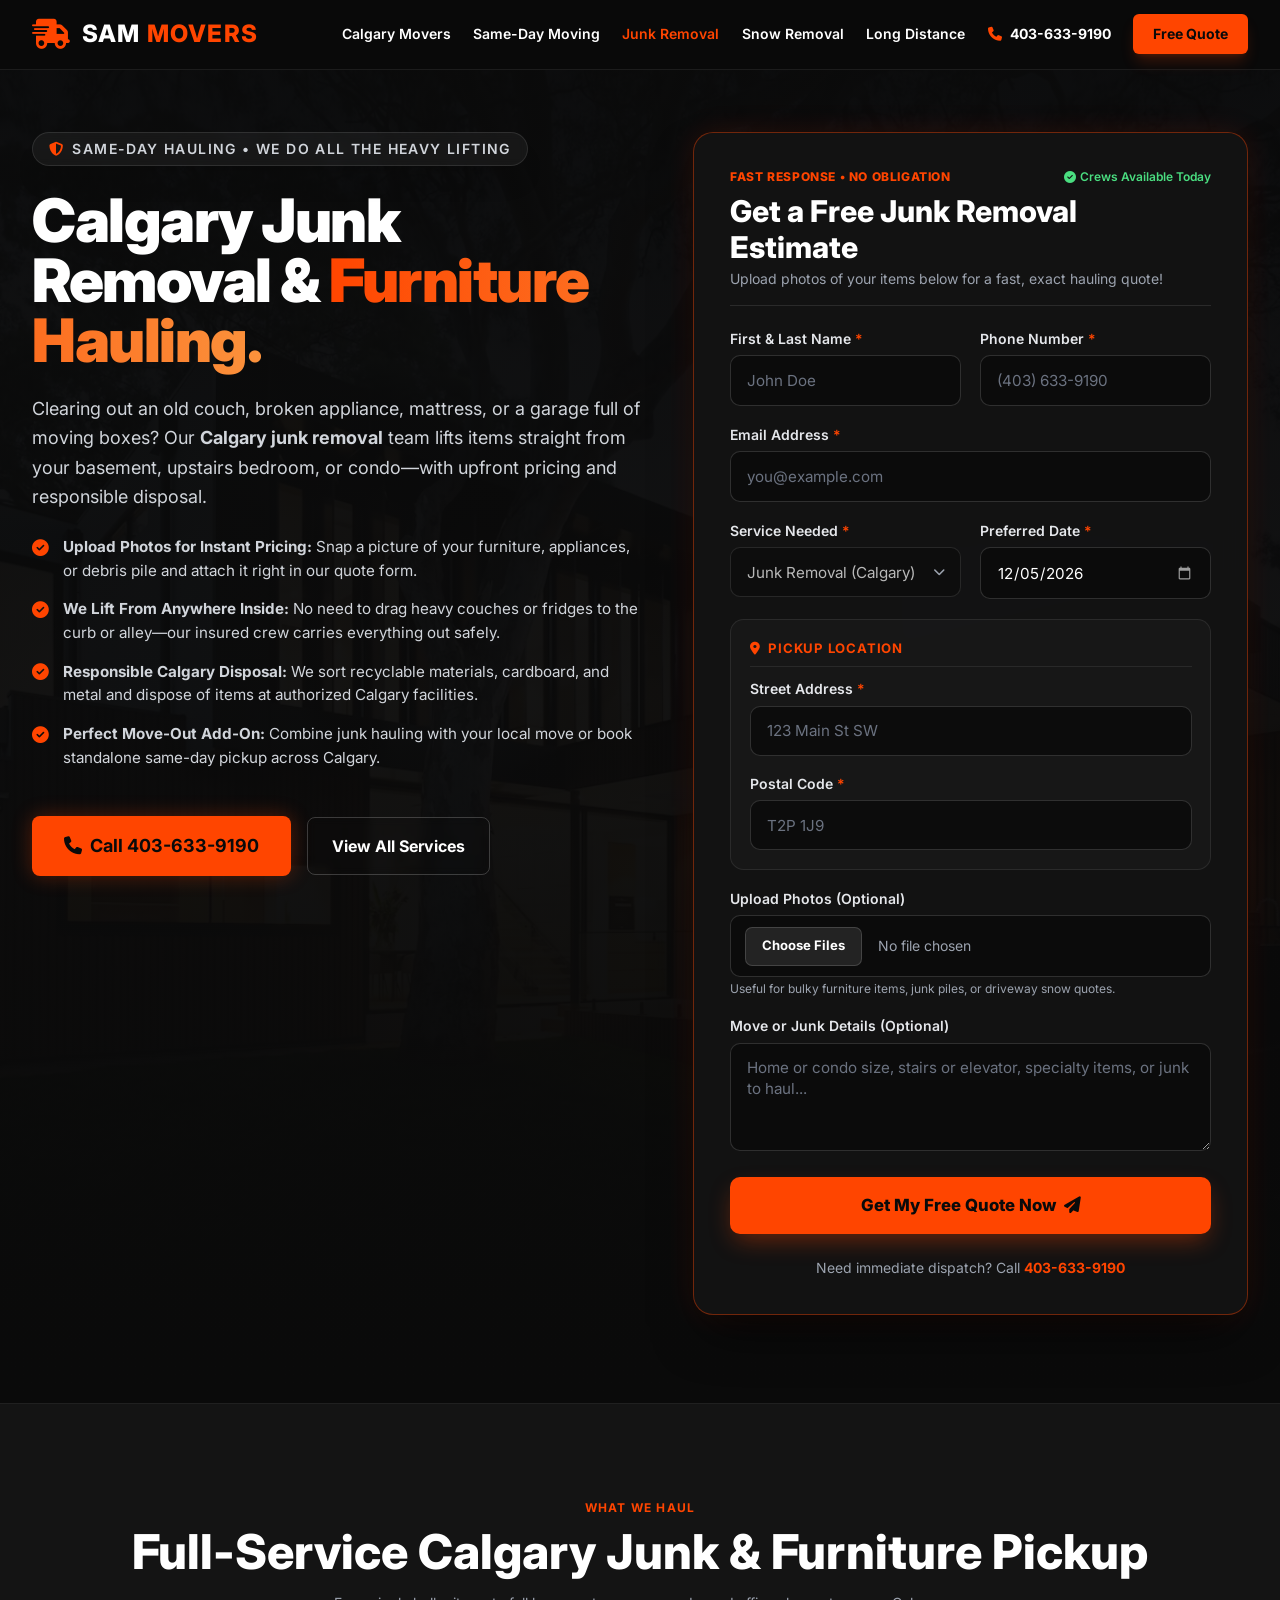
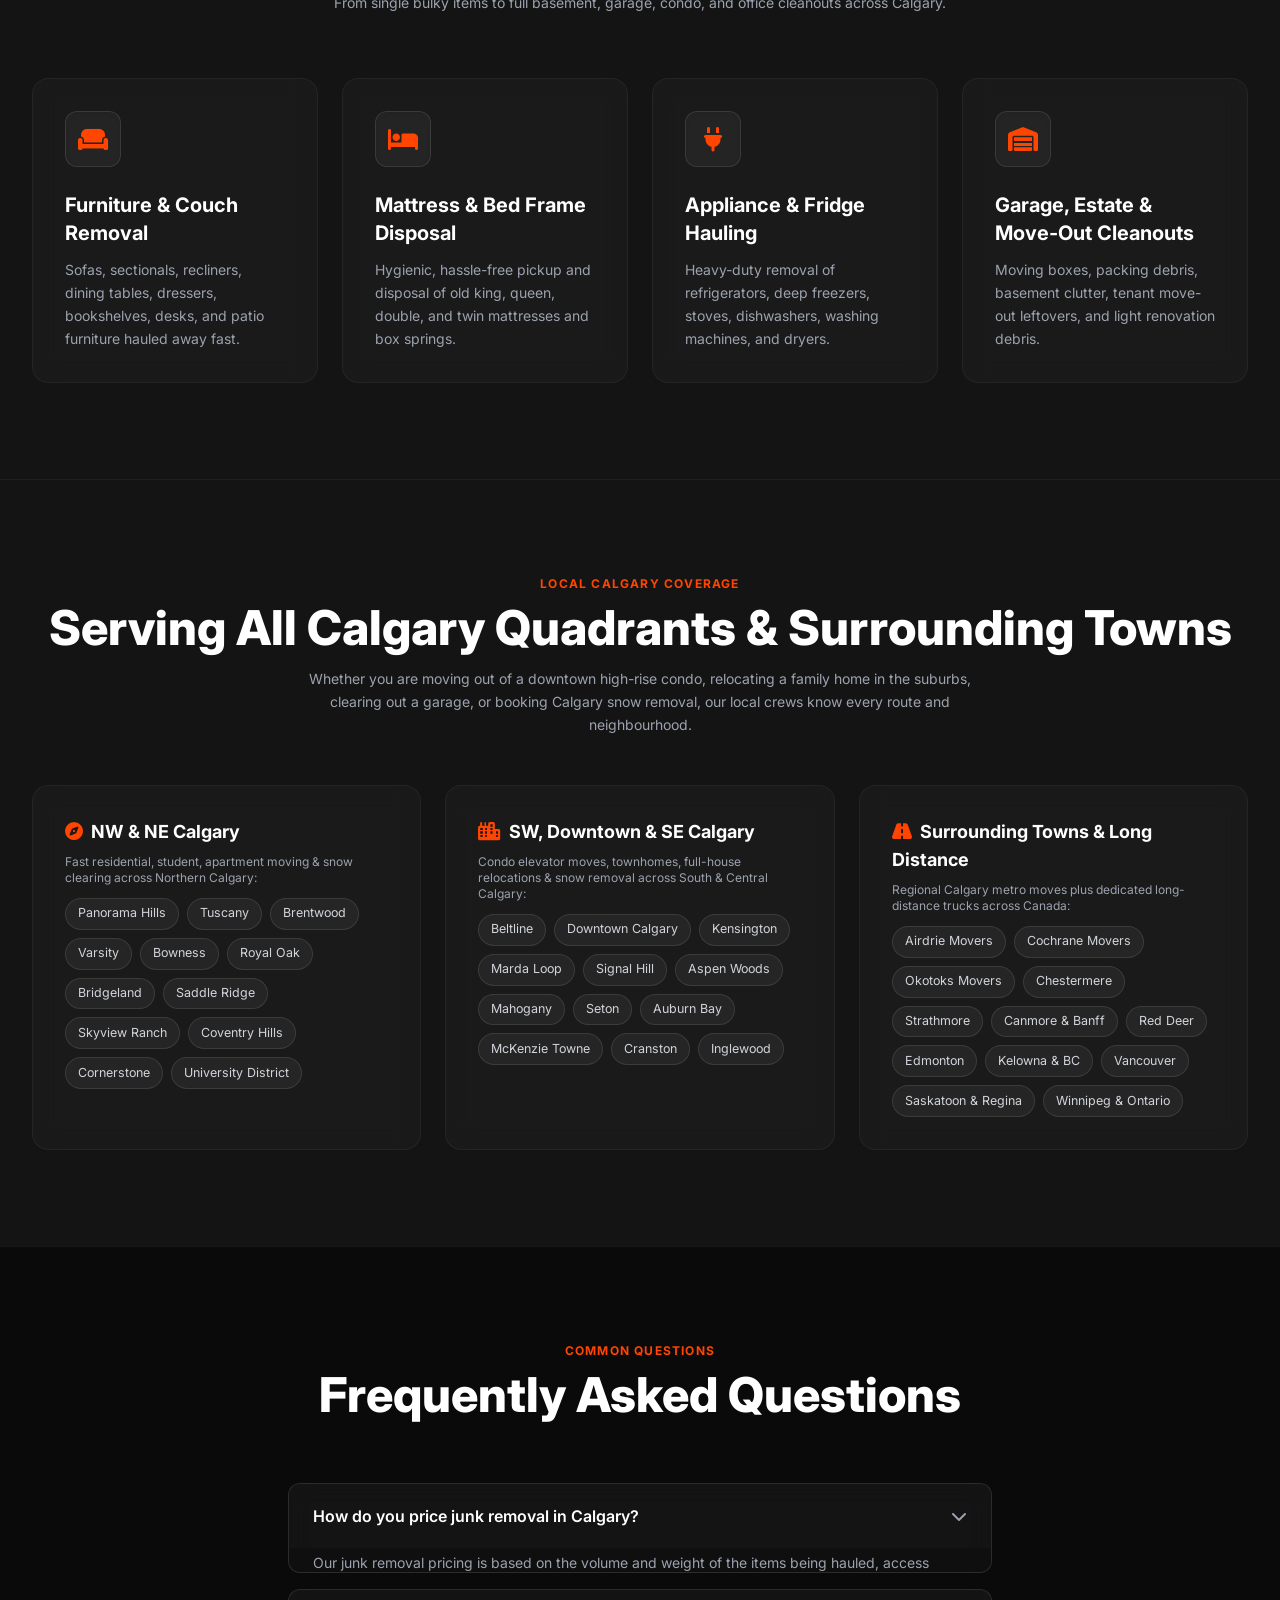
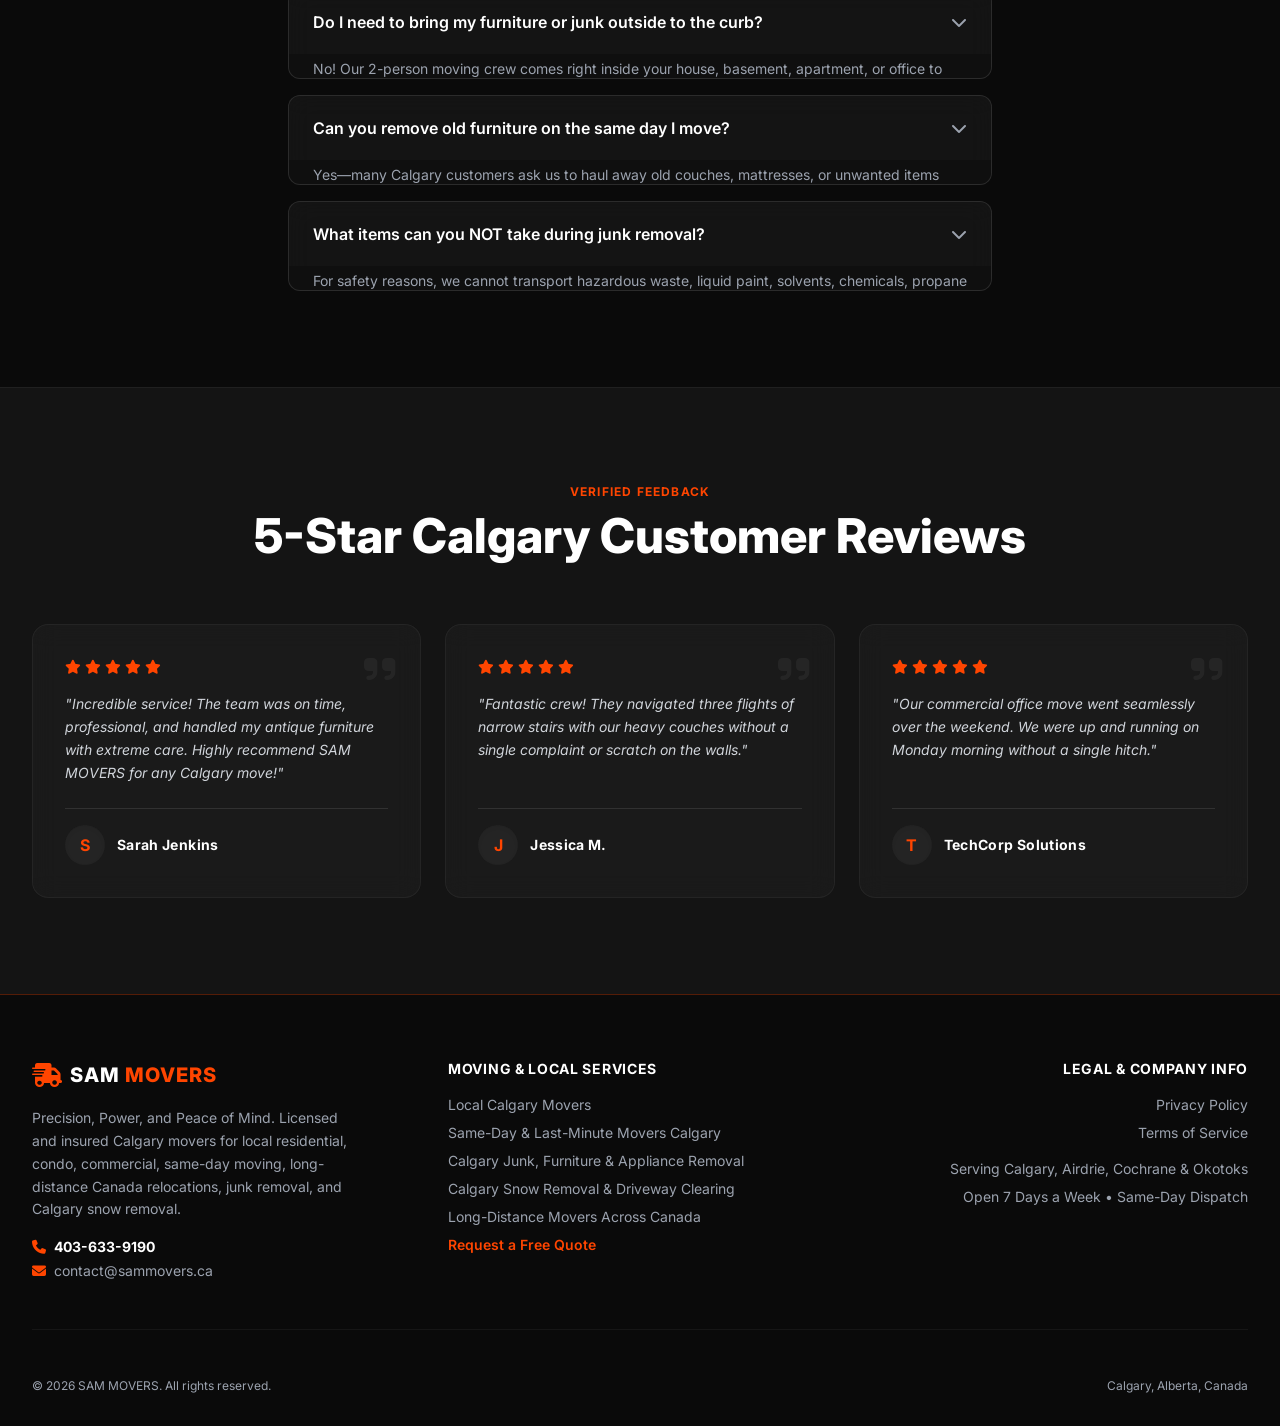
<file: junk-removal-calgary.html>
<!DOCTYPE html>
<html lang="en" class="scroll-smooth">

<head>
  <meta charset="UTF-8">
  <meta name="viewport" content="width=device-width, initial-scale=1.0">
  <meta name="robots" content="index, follow, max-image-preview:large, max-snippet:-1, max-video-preview:-1">
  <meta name="geo.region" content="CA-AB">
  <meta name="geo.placename" content="Calgary">

  <link rel="preload" as="image" href="house.webp" fetchpriority="high">

  <!-- PWA Manifest & Theme Settings -->
  <link rel="apple-touch-icon" sizes="180x180" href="/apple-touch-icon.png">
  <link rel="icon" type="image/png" sizes="32x32" href="/icon-32.png">
  <link rel="icon" type="image/png" sizes="16x16" href="/icon-16.png">
  <link rel="manifest" href="/manifest.json">
  <meta name="theme-color" content="#FF4500">

  <!-- iOS / Safari Support -->
  <meta name="mobile-web-app-capable" content="yes">
  <meta name="apple-mobile-web-app-status-bar-style" content="black-translucent">
  <meta name="apple-mobile-web-app-title" content="SAM MOVERS">
  <link rel="apple-touch-icon" href="/icon-192.png">

  <!-- Primary Meta Tags -->
  <title>Junk Removal Calgary | Furniture, Mattress & Appliance Hauling | SAM MOVERS</title>
  <link rel="icon" href="/favicon.ico" type="image/x-icon">
  <meta name="title" content="Junk Removal Calgary | Furniture, Mattress & Appliance Hauling | SAM MOVERS">
  <meta name="description"
    content="Fast, affordable junk removal in Calgary. We haul old couches, mattresses, fridges, appliances, boxes, and garage clutter with upfront pricing and zero hidden fees. Call 403-633-9190.">
  <meta name="keywords"
    content="junk removal Calgary, junk removal, furniture removal Calgary, mattress disposal Calgary, appliance removal Calgary, couch disposal Calgary, garage cleanout Calgary, hauling Calgary">

  <!-- Canonical Tag -->
  <link rel="canonical" href="https://www.sammovers.ca/junk-removal-calgary.html" />

  <!-- Open Graph / Facebook -->
  <meta property="og:type" content="website">
  <meta property="og:locale" content="en_CA">
  <meta property="og:site_name" content="SAM MOVERS Calgary">
  <meta property="og:url" content="https://www.sammovers.ca/junk-removal-calgary.html">
  <meta property="og:title" content="Junk Removal Calgary | Furniture, Mattress & Appliance Hauling | SAM MOVERS">
  <meta property="og:description"
    content="Fast, affordable junk removal in Calgary. We haul old couches, mattresses, fridges, appliances, boxes, and garage clutter with upfront pricing and zero hidden fees. Call 403-633-9190.">
  <meta property="og:image" content="https://www.sammovers.ca/house.webp">

  <!-- Twitter Card -->
  <meta name="twitter:card" content="summary_large_image">
  <meta name="twitter:title" content="Junk Removal Calgary | Furniture, Mattress & Appliance Hauling | SAM MOVERS">
  <meta name="twitter:description"
    content="Fast, affordable junk removal in Calgary. We haul old couches, mattresses, fridges, appliances, boxes, and garage clutter with upfront pricing and zero hidden fees. Call 403-633-9190.">
  <meta name="twitter:image" content="https://www.sammovers.ca/house.webp">

  <!-- Structured Data (Schema.org JSON-LD) -->
  <script type="application/ld+json">
{
    "@context": "https://schema.org",
    "@type": "MovingCompany",
    "@id": "https://www.sammovers.ca/#organization",
    "name": "SAM MOVERS",
    "alternateName": "SAM Movers Calgary",
    "description": "Licensed and insured Calgary movers providing local residential and commercial moving, same-day emergency moves, junk and furniture removal, Calgary snow removal, and long-distance moving across Canada with zero hidden fees.",
    "url": "https://www.sammovers.ca/",
    "logo": "https://www.sammovers.ca/icon-192.png",
    "image": "https://www.sammovers.ca/house.webp",
    "email": "contact@sammovers.ca",
    "telephone": [
        "+1-403-633-9190"
    ],
    "priceRange": "$$",
    "address": {
        "@type": "PostalAddress",
        "addressLocality": "Calgary",
        "addressRegion": "AB",
        "addressCountry": "CA"
    },
    "geo": {
        "@type": "GeoCoordinates",
        "latitude": 51.0447,
        "longitude": -114.0719
    },
    "openingHoursSpecification": [
        {
            "@type": "OpeningHoursSpecification",
            "dayOfWeek": [
                "Monday",
                "Tuesday",
                "Wednesday",
                "Thursday",
                "Friday",
                "Saturday",
                "Sunday"
            ],
            "opens": "07:00",
            "closes": "21:00"
        }
    ],
    "areaServed": [
        {
            "@type": "City",
            "name": "Calgary"
        },
        {
            "@type": "City",
            "name": "Airdrie"
        },
        {
            "@type": "City",
            "name": "Cochrane"
        },
        {
            "@type": "City",
            "name": "Okotoks"
        },
        {
            "@type": "City",
            "name": "Chestermere"
        },
        {
            "@type": "AdministrativeArea",
            "name": "Alberta"
        },
        {
            "@type": "Country",
            "name": "Canada"
        }
    ],
    "currenciesAccepted": "CAD",
    "paymentAccepted": "Cash, Credit Card, Interac e-Transfer",
    "aggregateRating": {
        "@type": "AggregateRating",
        "ratingValue": "5.0",
        "reviewCount": "42"
    },
    "makesOffer": [
        {
            "@type": "Offer",
            "itemOffered": {
                "@type": "Service",
                "name": "Local Calgary Movers & Residential Moving",
                "url": "https://www.sammovers.ca/calgary-movers.html"
            }
        },
        {
            "@type": "Offer",
            "itemOffered": {
                "@type": "Service",
                "name": "Same-Day & Emergency Movers Calgary",
                "url": "https://www.sammovers.ca/same-day-movers-calgary.html"
            }
        },
        {
            "@type": "Offer",
            "itemOffered": {
                "@type": "Service",
                "name": "Calgary Junk Removal & Furniture Hauling",
                "url": "https://www.sammovers.ca/junk-removal-calgary.html"
            }
        },
        {
            "@type": "Offer",
            "itemOffered": {
                "@type": "Service",
                "name": "Calgary Snow Removal & Driveway Clearing",
                "url": "https://www.sammovers.ca/snow-removal-calgary.html"
            }
        },
        {
            "@type": "Offer",
            "itemOffered": {
                "@type": "Service",
                "name": "Long Distance Moving Across Canada",
                "url": "https://www.sammovers.ca/long-distance-movers-canada.html"
            }
        }
    ]
}
  </script>
  <script type="application/ld+json">
{
    "@context": "https://schema.org",
    "@type": "BreadcrumbList",
    "itemListElement": [
        {
            "@type": "ListItem",
            "position": 1,
            "name": "SAM MOVERS Calgary",
            "item": "https://www.sammovers.ca/"
        },
        {
            "@type": "ListItem",
            "position": 2,
            "name": "Calgary Junk Removal & Furniture Hauling.",
            "item": "https://www.sammovers.ca/junk-removal-calgary.html"
        }
    ]
}
  </script>
  <script type="application/ld+json">
{
    "@context": "https://schema.org",
    "@type": "FAQPage",
    "mainEntity": [
        {
            "@type": "Question",
            "name": "How do you price junk removal in Calgary?",
            "acceptedAnswer": {
                "@type": "Answer",
                "text": "Our junk removal pricing is based on the volume and weight of the items being hauled, access details, and municipal disposal fees. Upload a photo in our quote form or call 403-633-9190 for a fast upfront price before we lift a thing."
            }
        },
        {
            "@type": "Question",
            "name": "Do I need to bring my furniture or junk outside to the curb?",
            "acceptedAnswer": {
                "@type": "Answer",
                "text": "No! Our 2-person moving crew comes right inside your house, basement, apartment, or office to carry heavy items out safely without scratching your floors or walls."
            }
        },
        {
            "@type": "Question",
            "name": "Can you remove old furniture on the same day I move?",
            "acceptedAnswer": {
                "@type": "Answer",
                "text": "Yes\u2014many Calgary customers ask us to haul away old couches, mattresses, or unwanted items while moving into their new home."
            }
        },
        {
            "@type": "Question",
            "name": "What items can you NOT take during junk removal?",
            "acceptedAnswer": {
                "@type": "Answer",
                "text": "For safety reasons, we cannot transport hazardous waste, liquid paint, solvents, chemicals, propane tanks, or automotive fluids."
            }
        }
    ]
}
  </script>

  <!-- Preconnect for performance -->
  <link rel="preconnect" href="https://fonts.googleapis.com">
  <link rel="preconnect" href="https://fonts.gstatic.com" crossorigin>

  <!-- Google Fonts: Inter (Non-blocking) -->
  <link rel="stylesheet"
    href="https://fonts.googleapis.com/css2?family=Inter:wght@300;400;500;600;700;800&display=optional" media="print"
    onload="this.media='all'">

  <!-- FontAwesome (Non-blocking) -->
  <link rel="stylesheet" href="https://cdnjs.cloudflare.com/ajax/libs/font-awesome/6.4.0/css/all.min.css" media="print"
    onload="this.media='all'">
  <noscript>
    <link rel="stylesheet"
      href="https://fonts.googleapis.com/css2?family=Inter:wght@300;400;500;600;700;800&display=optional">
    <link rel="stylesheet" href="https://cdnjs.cloudflare.com/ajax/libs/font-awesome/6.4.0/css/all.min.css">
  </noscript>

  <link rel="stylesheet" href="style.css">

  <!-- Google tag (gtag.js) -->
  <script async src="https://www.googletagmanager.com/gtag/js?id=G-NWXWJWYXG3"></script>
  <script>
    window.dataLayer = window.dataLayer || [];
    function gtag() { dataLayer.push(arguments); }
    gtag('js', new Date());
    gtag('config', 'G-NWXWJWYXG3');
  </script>

  <!-- Google tag (gtag.js) event - delayed navigation helper -->
  <script>
    // Helper function to delay opening a URL until a gtag event is sent.
    // Call it in response to an action that should navigate to a URL.
    function gtagSendEvent(url) {
      var callback = function () {
        if (typeof url === 'string') {
          window.location = url;
        }
      };
      if (typeof gtag === 'function') {
        gtag('event', 'conversion_event_request_quote_3', {
          'event_callback': callback,
          'event_timeout': 2000,
          // <event_parameters>
        });
      } else if (typeof url === 'string') {
        window.location = url;
      }
      return false;
    }
  </script>
</head>

<body class="antialiased overflow-x-hidden selection:bg-brand-accent selection:text-white">

  <header id="navbar" class="site-navbar text-white">
    <div class="max-w-7xl mx-auto px-4 sm:px-6 lg:px-8">
      <div class="flex justify-between items-center">
        <a href="/" class="flex items-center cursor-pointer shrink-0" aria-label="SAM MOVERS Calgary Home">
          <i class="fa-solid fa-truck-fast text-brand-accent text-3xl mr-3"></i>
          <div>
            <span class="text-2xl font-extrabold tracking-wider uppercase text-white m-0 leading-none block">SAM
              <span class="text-brand-accent">MOVERS</span>
            </span>
          </div>
        </a>

        <nav class="desktop-nav" aria-label="Main Navigation">
          <a href="calgary-movers.html" class="text-sm font-semibold hover:text-brand-accent transition-colors">Calgary
            Movers</a>
          <a href="same-day-movers-calgary.html"
            class="text-sm font-semibold hover:text-brand-accent transition-colors">Same-Day Moving</a>
          <a href="junk-removal-calgary.html" class="text-sm font-semibold text-brand-accent transition-colors">Junk
            Removal</a>
          <a href="snow-removal-calgary.html"
            class="text-sm font-semibold hover:text-brand-accent transition-colors">Snow Removal</a>
          <a href="long-distance-movers-canada.html"
            class="text-sm font-semibold hover:text-brand-accent transition-colors">Long Distance</a>
          <a href="tel:403-633-9190" onclick="gtagSendEvent('tel:403-633-9190');"
            class="text-sm font-bold text-white hover:text-brand-accent transition-colors"><i
              class="fa-solid fa-phone text-brand-accent mr-2"></i>403-633-9190</a>
          <a href="#quote-box"
            class="px-5 py-2.5 bg-brand-accent hover:bg-brand-accentHover text-brand-dark rounded-md font-bold transition-colors shadow-lg shadow-brand-accent/20 text-sm">Free
            Quote</a>
        </nav>

        <div class="md:hidden flex items-center space-x-2">
          <a href="tel:403-633-9190" onclick="gtagSendEvent('tel:403-633-9190');"
            class="px-3 py-2 bg-brand-accent text-brand-dark rounded-md text-xs font-extrabold">
            <i class="fa-solid fa-phone mr-1"></i> 403-633-9190
          </a>
          <button id="mobile-menu-button" aria-label="Toggle Mobile Menu"
            class="text-gray-300 hover:text-white focus:outline-none p-2">
            <i class="fa-solid fa-bars text-2xl"></i>
          </button>
        </div>
      </div>
    </div>

    <div id="mobile-menu"
      class="hidden md:hidden absolute w-full left-0 top-full bg-brand-dark border-b border-white/10 shadow-2xl">
      <div class="px-4 py-4 space-y-1">
        <a href="/"
          class="mobile-link block px-3 py-3 rounded-md text-base font-medium text-white hover:bg-white/5">Home</a>
        <a href="calgary-movers.html"
          class="mobile-link block px-3 py-3 rounded-md text-base font-medium text-white hover:bg-white/5">Local Calgary
          Movers</a>
        <a href="same-day-movers-calgary.html"
          class="mobile-link block px-3 py-3 rounded-md text-base font-medium text-white hover:bg-white/5">Same-Day
          &amp; Emergency Movers</a>
        <a href="junk-removal-calgary.html"
          class="mobile-link block px-3 py-3 rounded-md text-base font-medium text-white hover:bg-white/5">Calgary Junk
          Removal</a>
        <a href="snow-removal-calgary.html"
          class="mobile-link block px-3 py-3 rounded-md text-base font-medium text-white hover:bg-white/5">Calgary Snow
          Removal</a>
        <a href="long-distance-movers-canada.html"
          class="mobile-link block px-3 py-3 rounded-md text-base font-medium text-white hover:bg-white/5">Long-Distance
          Moving (Canada)</a>
        <a href="#faqs"
          class="mobile-link block px-3 py-3 rounded-md text-base font-medium text-white hover:bg-white/5">FAQs &amp;
          Pricing</a>
        <a href="#quote-box"
          class="mobile-link block px-3 py-3 rounded-md text-base font-bold text-brand-accent hover:bg-white/5">Get
          Instant Free Quote</a>
      </div>
    </div>
  </header>

  <main>
    <section class="hero-section">
      <div class="absolute inset-0 z-0">
        <img src="house.webp" fetchpriority="high" loading="eager"
          alt="Calgary Junk Removal & Furniture Hauling. - SAM MOVERS Calgary"
          class="w-full h-full object-cover opacity-20 object-center" />
        <div class="absolute inset-0 bg-gradient-to-b from-brand-dark/90 via-brand-dark/80 to-brand-dark"></div>
      </div>

      <div class="relative z-10 max-w-7xl mx-auto px-4 sm:px-6 lg:px-8 w-full">
        <div class="hero-split-grid">
          <!-- Left Column: Locked to exact same top level as the right Quote Form -->
          <div class="hero-left-col">
            <div
              class="inline-flex items-center px-4 py-1.5 rounded-full bg-white/5 border border-white/10 text-gray-300 text-xs sm:text-sm font-semibold tracking-widest uppercase mb-6 backdrop-blur-sm shadow-xl">
              <i class="fa-solid fa-shield-halved text-brand-accent mr-2"></i> Same-Day Hauling • We Do All The Heavy
              Lifting
            </div>

            <h1 class="text-4xl sm:text-6xl font-black text-white leading-[1.1] mb-6 tracking-tight">
              Calgary Junk Removal &amp; <span
                class="text-transparent bg-clip-text bg-gradient-to-r from-brand-accent to-orange-400">Furniture
                Hauling.</span>
            </h1>

            <p class="text-lg text-gray-300 mb-6 leading-relaxed">
              Clearing out an old couch, broken appliance, mattress, or a garage full of moving boxes? Our
              <strong>Calgary junk removal</strong> team lifts items straight from your basement, upstairs bedroom, or
              condo—with upfront pricing and responsible disposal.
            </p>

            <div class="mb-8 w-full">
              <div class="checklist-item"><i class="fa-solid fa-circle-check"></i><span><strong>Upload Photos for
                    Instant Pricing:</strong> Snap a picture of your furniture, appliances, or debris pile and attach it
                  right in our quote form.</span></div>
              <div class="checklist-item"><i class="fa-solid fa-circle-check"></i><span><strong>We Lift From Anywhere
                    Inside:</strong> No need to drag heavy couches or fridges to the curb or alley—our insured crew
                  carries everything out safely.</span></div>
              <div class="checklist-item"><i class="fa-solid fa-circle-check"></i><span><strong>Responsible Calgary
                    Disposal:</strong> We sort recyclable materials, cardboard, and metal and dispose of items at
                  authorized Calgary facilities.</span></div>
              <div class="checklist-item"><i class="fa-solid fa-circle-check"></i><span><strong>Perfect Move-Out
                    Add-On:</strong> Combine junk hauling with your local move or book standalone same-day pickup across
                  Calgary.</span></div>
            </div>

            <div class="flex flex-col sm:flex-row gap-4 items-center w-full sm:w-auto">
              <a href="tel:403-633-9190" onclick="gtagSendEvent('tel:403-633-9190');"
                class="inline-flex justify-center items-center px-8 py-4 text-lg font-bold rounded-lg text-brand-dark bg-brand-accent hover:bg-brand-accentHover transition duration-300 shadow-[0_0_20px_rgba(255,69,0,0.3)] w-full sm:w-auto">
                <i class="fa-solid fa-phone mr-2"></i> Call 403-633-9190
              </a>
              <a href="/#services"
                class="inline-flex justify-center items-center px-6 py-4 border border-white/20 text-base font-bold rounded-lg text-white hover:bg-white/10 transition duration-300 w-full sm:w-auto backdrop-blur-sm">
                View All Services
              </a>
            </div>
          </div>


          <div id="quote-box" class="hero-quote-card">
            <div class="mb-6 border-b border-white/10 pb-4">
              <div class="flex items-center justify-between mb-2">
                <span class="text-xs font-extrabold uppercase tracking-wider text-brand-accent">Fast Response &bull; No
                  Obligation</span>
                <span class="text-xs text-green-400 font-semibold"><i class="fa-solid fa-circle-check mr-1"></i>Crews
                  Available Today</span>
              </div>
              <h2 class="text-2xl md:text-3xl font-extrabold text-white">Get a Free Junk Removal Estimate</h2>
              <p class="text-sm text-gray-400 mt-1">Upload photos of your items below for a fast, exact hauling quote!
              </p>
            </div>

            <form id="quote-form" class="quote-form-stack" onsubmit="submitForm(event);">
              <!-- Hidden honeypot field -->
              <div style="display:none;">
                <label for="bot-check">Do not fill this out</label>
                <input type="text" id="bot-check" name="bot-check">
              </div>

              <!-- Row 1: First & Last Name + Phone Number -->
              <div class="quote-row-2col">
                <div>
                  <label for="name" class="quote-label">First &amp; Last Name <span
                      class="text-brand-accent">*</span></label>
                  <input type="text" id="name" name="name" required class="quote-input" placeholder="John Doe">
                </div>
                <div>
                  <label for="phone" class="quote-label">Phone Number <span class="text-brand-accent">*</span></label>
                  <input type="tel" id="phone" name="phone" required class="quote-input" placeholder="(403) 633-9190">
                </div>
              </div>

              <!-- Row 2: Full-Width Email Address -->
              <div>
                <label for="email" class="quote-label">Email Address <span class="text-brand-accent">*</span></label>
                <input type="email" id="email" name="email" required class="quote-input" placeholder="you@example.com">
              </div>

              <!-- Row 3: Service Needed + Preferred Date (Today Allowed!) -->
              <div class="quote-row-2col">
                <div>
                  <label for="moving_type" class="quote-label">Service Needed <span
                      class="text-brand-accent">*</span></label>
                  <div class="relative">
                    <select id="moving_type" name="moving_type" required class="quote-select" disabled>
                      <option value="" disabled>Select service...</option>
                      <option value="Local (Calgary)">Local (Calgary)</option>
                      <option value="Same Day (Calgary)">Same Day (Calgary)</option>
                      <option value="Long Distance (Canada)">Long Distance (Canada)</option>
                      <option value="Junk Removal" selected>Junk Removal (Calgary)</option>
                      <option value="Snow Removal (Calgary)">Snow Removal (Calgary)</option>
                    </select>
                    <div class="pointer-events-none absolute inset-y-0 right-0 flex items-center px-4 text-gray-400">
                      <i class="fa-solid fa-chevron-down text-xs"></i>
                    </div>
                  </div>
                </div>

                <div>
                  <label for="date" class="quote-label">Preferred Date <span class="text-brand-accent">*</span></label>
                  <input type="date" id="date" name="date" required class="quote-input">
                </div>
              </div>

              <!-- Conditionally Displayed Address Fields -->
              <div id="address-fields" class="hidden">
                <div class="address-group-box">
                  <h3 class="address-group-title"><i class="fa-solid fa-location-dot mr-1"></i> Pickup Location</h3>
                  <div class="quote-row-2col">
                    <div class="sm:col-span-2">
                      <label for="pickup_street" class="quote-label">Street Address <span
                          class="text-brand-accent">*</span></label>
                      <input type="text" id="pickup_street" name="pickup_street" class="pickup-req quote-input"
                        placeholder="123 Main St SW">
                    </div>
                    <div id="pickup-city-prov" class="hidden sm:col-span-2 quote-row-2col" style="display: none;">
                      <div>
                        <label for="pickup_city" class="quote-label">City <span
                            class="text-brand-accent">*</span></label>
                        <input type="text" id="pickup_city" name="pickup_city" value="Calgary"
                          class="pickup-city-prov-req quote-input" placeholder="Calgary">
                      </div>
                      <div>
                        <label for="pickup_province" class="quote-label">Province <span
                            class="text-brand-accent">*</span></label>
                        <input type="text" id="pickup_province" name="pickup_province" value="AB"
                          class="pickup-city-prov-req quote-input" placeholder="AB">
                      </div>
                    </div>
                    <div class="sm:col-span-2">
                      <label for="pickup_postal" class="quote-label">Postal Code <span
                          class="text-brand-accent">*</span></label>
                      <input type="text" id="pickup_postal" name="pickup_postal" class="pickup-req quote-input"
                        placeholder="T2P 1J9">
                    </div>
                  </div>
                </div>

                <div id="destination-field" class="hidden">
                  <div class="address-group-box">
                    <h3 class="address-group-title"><i class="fa-solid fa-route mr-1"></i> Destination Location</h3>
                    <div class="quote-row-2col">
                      <div class="sm:col-span-2">
                        <label for="destination_street" class="quote-label">Street Address <span
                            class="text-brand-accent">*</span></label>
                        <input type="text" id="destination_street" name="destination_street"
                          class="dest-req quote-input" placeholder="456 Target Rd">
                      </div>
                      <div>
                        <label for="destination_city" class="quote-label">City <span
                            class="text-brand-accent">*</span></label>
                        <input type="text" id="destination_city" name="destination_city" class="dest-req quote-input"
                          placeholder="Vancouver">
                      </div>
                      <div>
                        <label for="destination_province" class="quote-label">Province <span
                            class="text-brand-accent">*</span></label>
                        <input type="text" id="destination_province" name="destination_province"
                          class="dest-req quote-input" placeholder="BC">
                      </div>
                      <div class="sm:col-span-2">
                        <label for="destination_postal" class="quote-label">Postal Code <span
                            class="text-brand-accent">*</span></label>
                        <input type="text" id="destination_postal" name="destination_postal"
                          class="dest-req quote-input" placeholder="V6B 1A1">
                      </div>
                    </div>
                  </div>
                </div>
              </div>

              <!-- Row 4: Upload Photos -->
              <div>
                <label for="images" class="quote-label">Upload Photos (Optional)</label>
                <input type="file" id="images" name="images" multiple accept="image/*" class="quote-file-input">
                <p class="text-xs text-gray-400 mt-1">Useful for bulky furniture items, junk piles, or driveway snow
                  quotes.</p>
              </div>

              <!-- Row 5: Move or Junk Details -->
              <div>
                <label for="message" class="quote-label">Move or Junk Details (Optional)</label>
                <textarea id="message" name="message" rows="3" class="quote-textarea"
                  placeholder="Home or condo size, stairs or elevator, specialty items, or junk to haul..."></textarea>
              </div>

              <div id="form-message"
                class="hidden p-4 rounded-lg text-sm font-medium transition-all duration-300 border"></div>

              <!-- Row 6: Large Submit Button -->
              <button type="submit" id="submit-btn" class="quote-submit-btn">
                <span>Get My Free Quote Now</span> <i class="fa-solid fa-paper-plane"></i>
              </button>

              <p class="text-center text-sm text-gray-400 pt-1">
                Need immediate dispatch? Call <a href="tel:403-633-9190" onclick="gtagSendEvent('tel:403-633-9190');"
                  class="text-brand-accent font-bold hover:text-white">403-633-9190</a>
              </p>
            </form>
          </div>

        </div>
      </div>
    </section>

    <section class="py-24 bg-brand-charcoal border-t border-white/5">
      <div class="max-w-7xl mx-auto px-4 sm:px-6 lg:px-8">
        <div class="text-center mb-16">
          <p class="text-brand-accent font-bold tracking-widest uppercase text-xs mb-3">What We Haul</p>
          <h2 class="text-3xl md:text-5xl font-extrabold text-white mb-4">Full-Service Calgary Junk & Furniture Pickup
          </h2>
          <p class="text-gray-400 max-w-2xl mx-auto text-sm leading-relaxed">From single bulky items to full basement,
            garage, condo, and office cleanouts across Calgary.</p>
        </div>

        <div class="grid grid-cols-1 md:grid-cols-2 lg:grid-cols-4 gap-6">
          <div class="glass-panel rounded-2xl p-8 flex flex-col">
            <div
              class="w-14 h-14 bg-brand-slate border border-white/10 rounded-xl flex items-center justify-center mb-6 shadow-inner">
              <i class="fa-solid fa-couch text-2xl text-brand-accent"></i>
            </div>
            <h3 class="text-xl font-bold text-white mb-3">Furniture & Couch Removal</h3>
            <p class="text-gray-400 text-sm leading-relaxed flex-grow">Sofas, sectionals, recliners, dining tables,
              dressers, bookshelves, desks, and patio furniture hauled away fast.</p>
          </div>
          <div class="glass-panel rounded-2xl p-8 flex flex-col">
            <div
              class="w-14 h-14 bg-brand-slate border border-white/10 rounded-xl flex items-center justify-center mb-6 shadow-inner">
              <i class="fa-solid fa-bed text-2xl text-brand-accent"></i>
            </div>
            <h3 class="text-xl font-bold text-white mb-3">Mattress & Bed Frame Disposal</h3>
            <p class="text-gray-400 text-sm leading-relaxed flex-grow">Hygienic, hassle-free pickup and disposal of old
              king, queen, double, and twin mattresses and box springs.</p>
          </div>
          <div class="glass-panel rounded-2xl p-8 flex flex-col">
            <div
              class="w-14 h-14 bg-brand-slate border border-white/10 rounded-xl flex items-center justify-center mb-6 shadow-inner">
              <i class="fa-solid fa-plug text-2xl text-brand-accent"></i>
            </div>
            <h3 class="text-xl font-bold text-white mb-3">Appliance & Fridge Hauling</h3>
            <p class="text-gray-400 text-sm leading-relaxed flex-grow">Heavy-duty removal of refrigerators, deep
              freezers, stoves, dishwashers, washing machines, and dryers.</p>
          </div>
          <div class="glass-panel rounded-2xl p-8 flex flex-col">
            <div
              class="w-14 h-14 bg-brand-slate border border-white/10 rounded-xl flex items-center justify-center mb-6 shadow-inner">
              <i class="fa-solid fa-warehouse text-2xl text-brand-accent"></i>
            </div>
            <h3 class="text-xl font-bold text-white mb-3">Garage, Estate & Move-Out Cleanouts</h3>
            <p class="text-gray-400 text-sm leading-relaxed flex-grow">Moving boxes, packing debris, basement clutter,
              tenant move-out leftovers, and light renovation debris.</p>
          </div>
        </div>
      </div>
    </section>

    <section id="service-areas" class="py-24 bg-brand-charcoal border-t border-white/5">
      <div class="max-w-7xl mx-auto px-4 sm:px-6 lg:px-8">
        <div class="text-center mb-12">
          <p class="text-brand-accent font-bold tracking-widest uppercase text-xs mb-3">Local Calgary Coverage</p>
          <h2 class="text-3xl md:text-5xl font-extrabold text-white mb-4">Serving All Calgary Quadrants &amp;
            Surrounding Towns</h2>
          <p class="text-gray-400 max-w-2xl mx-auto text-sm leading-relaxed">
            Whether you are moving out of a downtown high-rise condo, relocating a family home in the suburbs, clearing
            out a garage, or booking Calgary snow removal, our local crews know every route and neighbourhood.
          </p>
        </div>

        <div class="grid grid-cols-1 md:grid-cols-3 gap-6">
          <div class="glass-panel rounded-2xl p-8">
            <h3 class="text-lg font-bold text-white mb-2"><i class="fa-solid fa-compass text-brand-accent mr-2"></i>NW
              &amp; NE Calgary</h3>
            <p class="text-xs text-gray-400 mb-3">Fast residential, student, apartment moving &amp; snow clearing across
              Northern Calgary:</p>
            <div class="area-pill-grid">
              <span class="area-pill">Panorama Hills</span>
              <span class="area-pill">Tuscany</span>
              <span class="area-pill">Brentwood</span>
              <span class="area-pill">Varsity</span>
              <span class="area-pill">Bowness</span>
              <span class="area-pill">Royal Oak</span>
              <span class="area-pill">Bridgeland</span>
              <span class="area-pill">Saddle Ridge</span>
              <span class="area-pill">Skyview Ranch</span>
              <span class="area-pill">Coventry Hills</span>
              <span class="area-pill">Cornerstone</span>
              <span class="area-pill">University District</span>
            </div>
          </div>

          <div class="glass-panel rounded-2xl p-8">
            <h3 class="text-lg font-bold text-white mb-2"><i class="fa-solid fa-city text-brand-accent mr-2"></i>SW,
              Downtown &amp; SE Calgary</h3>
            <p class="text-xs text-gray-400 mb-3">Condo elevator moves, townhomes, full-house relocations &amp; snow
              removal across South &amp; Central Calgary:</p>
            <div class="area-pill-grid">
              <span class="area-pill">Beltline</span>
              <span class="area-pill">Downtown Calgary</span>
              <span class="area-pill">Kensington</span>
              <span class="area-pill">Marda Loop</span>
              <span class="area-pill">Signal Hill</span>
              <span class="area-pill">Aspen Woods</span>
              <span class="area-pill">Mahogany</span>
              <span class="area-pill">Seton</span>
              <span class="area-pill">Auburn Bay</span>
              <span class="area-pill">McKenzie Towne</span>
              <span class="area-pill">Cranston</span>
              <span class="area-pill">Inglewood</span>
            </div>
          </div>

          <div class="glass-panel rounded-2xl p-8">
            <h3 class="text-lg font-bold text-white mb-2"><i
                class="fa-solid fa-road text-brand-accent mr-2"></i>Surrounding Towns &amp; Long Distance</h3>
            <p class="text-xs text-gray-400 mb-3">Regional Calgary metro moves plus dedicated long-distance trucks
              across Canada:</p>
            <div class="area-pill-grid">
              <span class="area-pill">Airdrie Movers</span>
              <span class="area-pill">Cochrane Movers</span>
              <span class="area-pill">Okotoks Movers</span>
              <span class="area-pill">Chestermere</span>
              <span class="area-pill">Strathmore</span>
              <span class="area-pill">Canmore &amp; Banff</span>
              <span class="area-pill">Red Deer</span>
              <span class="area-pill">Edmonton</span>
              <span class="area-pill">Kelowna &amp; BC</span>
              <span class="area-pill">Vancouver</span>
              <span class="area-pill">Saskatoon &amp; Regina</span>
              <span class="area-pill">Winnipeg &amp; Ontario</span>
            </div>
          </div>
        </div>
      </div>
    </section>

    <section id="faqs" class="py-24 bg-brand-dark border-t border-white/5">
      <div class="max-w-3xl mx-auto px-4 sm:px-6 lg:px-8">
        <div class="text-center mb-16">
          <p class="text-brand-accent font-bold tracking-widest uppercase text-xs mb-3">Common Questions</p>
          <h2 class="text-3xl md:text-5xl font-extrabold text-white">Frequently Asked Questions</h2>
        </div>
        <div class="space-y-4">
          <div class="glass-panel rounded-xl border border-white/10 overflow-hidden">
            <button
              class="faq-btn w-full px-6 py-5 text-left flex justify-between items-center text-white font-semibold focus:outline-none hover:text-brand-accent transition-colors">
              How do you price junk removal in Calgary?
              <i class="fa-solid fa-chevron-down text-gray-400 transition-transform duration-300"></i>
            </button>
            <div class="faq-content bg-black/20">
              <div class="faq-inner px-6 pb-5 pt-1 text-gray-400 text-sm leading-relaxed">
                Our junk removal pricing is based on the volume and weight of the items being hauled, access details,
                and municipal disposal fees. Upload a photo in our quote form or call 403-633-9190 for a fast upfront
                price before we lift a thing.
              </div>
            </div>
          </div>
          <div class="glass-panel rounded-xl border border-white/10 overflow-hidden">
            <button
              class="faq-btn w-full px-6 py-5 text-left flex justify-between items-center text-white font-semibold focus:outline-none hover:text-brand-accent transition-colors">
              Do I need to bring my furniture or junk outside to the curb?
              <i class="fa-solid fa-chevron-down text-gray-400 transition-transform duration-300"></i>
            </button>
            <div class="faq-content bg-black/20">
              <div class="faq-inner px-6 pb-5 pt-1 text-gray-400 text-sm leading-relaxed">
                No! Our 2-person moving crew comes right inside your house, basement, apartment, or office to carry
                heavy items out safely without scratching your floors or walls.
              </div>
            </div>
          </div>
          <div class="glass-panel rounded-xl border border-white/10 overflow-hidden">
            <button
              class="faq-btn w-full px-6 py-5 text-left flex justify-between items-center text-white font-semibold focus:outline-none hover:text-brand-accent transition-colors">
              Can you remove old furniture on the same day I move?
              <i class="fa-solid fa-chevron-down text-gray-400 transition-transform duration-300"></i>
            </button>
            <div class="faq-content bg-black/20">
              <div class="faq-inner px-6 pb-5 pt-1 text-gray-400 text-sm leading-relaxed">
                Yes—many Calgary customers ask us to haul away old couches, mattresses, or unwanted items while moving
                into their new home.
              </div>
            </div>
          </div>
          <div class="glass-panel rounded-xl border border-white/10 overflow-hidden">
            <button
              class="faq-btn w-full px-6 py-5 text-left flex justify-between items-center text-white font-semibold focus:outline-none hover:text-brand-accent transition-colors">
              What items can you NOT take during junk removal?
              <i class="fa-solid fa-chevron-down text-gray-400 transition-transform duration-300"></i>
            </button>
            <div class="faq-content bg-black/20">
              <div class="faq-inner px-6 pb-5 pt-1 text-gray-400 text-sm leading-relaxed">
                For safety reasons, we cannot transport hazardous waste, liquid paint, solvents, chemicals, propane
                tanks, or automotive fluids.
              </div>
            </div>
          </div>
        </div>
      </div>
    </section>

    <section id="reviews" class="py-24 bg-brand-charcoal border-t border-white/5 relative">
      <div class="max-w-7xl mx-auto px-4 sm:px-6 lg:px-8">
        <div class="text-center mb-16">
          <p class="text-brand-accent font-bold tracking-widest uppercase text-xs mb-3">Verified Feedback</p>
          <h2 class="text-3xl md:text-5xl font-extrabold text-white">5-Star Calgary Customer Reviews</h2>
        </div>
        <div id="reviews-container" class="grid grid-cols-1 md:grid-cols-3 gap-6 min-h-[250px]"></div>
      </div>
    </section>
  </main>

  <footer class="bg-brand-dark text-gray-400 pt-16 pb-8 border-t border-brand-accent/30">
    <div class="max-w-7xl mx-auto px-4 sm:px-6 lg:px-8">
      <div class="grid grid-cols-1 md:grid-cols-3 gap-8 mb-12 border-b border-white/5 pb-12">
        <div class="text-center md:text-left">
          <div class="flex items-center justify-center md:justify-start mb-4">
            <i class="fa-solid fa-truck-fast text-brand-accent text-2xl mr-2"></i>
            <span class="text-xl block font-extrabold tracking-wider uppercase text-white">SAM
              <span class="text-brand-accent">MOVERS</span></span>
          </div>
          <p class="text-sm leading-relaxed max-w-xs mx-auto md:mx-0 mb-4">
            Precision, Power, and Peace of Mind. Licensed and insured Calgary movers for local residential, condo,
            commercial, same-day moving, long-distance Canada relocations, junk removal, and Calgary snow removal.
          </p>
          <p class="text-sm font-bold text-white">
            <a href="tel:403-633-9190" onclick="gtagSendEvent('tel:403-633-9190');"
              class="hover:text-brand-accent transition-colors"><i
                class="fa-solid fa-phone text-brand-accent mr-2"></i>403-633-9190</a>
          </p>
          <p class="text-sm mt-1">
            <a href="mailto:contact@sammovers.ca" class="hover:text-brand-accent transition-colors"><i
                class="fa-solid fa-envelope text-brand-accent mr-2"></i>contact@sammovers.ca</a>
          </p>
        </div>

        <div class="text-center md:text-left">
          <h2 class="text-white font-bold mb-4 uppercase tracking-wider text-sm">Moving &amp; Local Services</h2>
          <ul class="space-y-2 text-sm">
            <li><a href="calgary-movers.html" class="hover:text-brand-accent transition-colors">Local Calgary Movers</a>
            </li>
            <li><a href="same-day-movers-calgary.html" class="hover:text-brand-accent transition-colors">Same-Day &amp;
                Last-Minute Movers Calgary</a></li>
            <li><a href="junk-removal-calgary.html" class="hover:text-brand-accent transition-colors">Calgary Junk,
                Furniture &amp; Appliance Removal</a></li>
            <li><a href="snow-removal-calgary.html" class="hover:text-brand-accent transition-colors">Calgary Snow
                Removal &amp; Driveway Clearing</a></li>
            <li><a href="long-distance-movers-canada.html"
                class="hover:text-brand-accent transition-colors">Long-Distance Movers Across Canada</a></li>
            <li><a href="#quote-box" class="text-brand-accent font-semibold hover:text-white transition-colors">Request
                a Free Quote</a></li>
          </ul>
        </div>

        <div class="text-center md:text-right">
          <h2 class="text-white font-bold mb-4 uppercase tracking-wider text-sm">Legal &amp; Company Info</h2>
          <ul class="space-y-2 text-sm">
            <li><button aria-label="Open Privacy Policy" onclick="openModal('privacyModal')"
                class="hover:text-brand-accent transition-colors">Privacy Policy</button></li>
            <li><button aria-label="Open Terms of Service" onclick="openModal('termsModal')"
                class="hover:text-brand-accent transition-colors">Terms of Service</button></li>
            <li class="text-gray-400 pt-2">Serving Calgary, Airdrie, Cochrane &amp; Okotoks</li>
            <li class="text-gray-400">Open 7 Days a Week &bull; Same-Day Dispatch</li>
          </ul>
        </div>
      </div>

      <div class="flex flex-col md:flex-row justify-between items-center text-xs">
        <p>&copy; <span id="year"></span> SAM MOVERS. All rights reserved.</p>
        <p class="mt-2 md:mt-0">Calgary, Alberta, Canada</p>
      </div>
    </div>
  </footer>

  <!-- Sticky Mobile Bottom Call & Quote Bar -->
  <div class="sticky-mobile-cta" role="region" aria-label="Quick Contact Actions">
    <a href="tel:403-633-9190" onclick="gtagSendEvent('tel:403-633-9190');" class="sticky-mobile-btn-call">
      <i class="fa-solid fa-phone text-brand-accent mr-2"></i> Call 403-633-9190
    </a>
    <a href="#quote-box" class="sticky-mobile-btn-quote">
      Free Quote <i class="fa-solid fa-arrow-right ml-1"></i>
    </a>
  </div>

  <!-- Privacy Policy Modal -->
  <div id="privacyModal"
    class="fixed inset-0 z-[100] flex items-center justify-center opacity-0 pointer-events-none transition-opacity duration-300">
    <div class="absolute inset-0 bg-black/80 backdrop-blur-sm" onclick="closeModal('privacyModal')"></div>
    <div
      class="modal-content relative w-full max-w-2xl max-h-[80vh] overflow-y-auto bg-brand-charcoal border border-white/10 p-8 md:p-10 rounded-2xl shadow-2xl scale-95 transition-transform duration-300 m-4">
      <button aria-label="Close Modal" onclick="closeModal('privacyModal')"
        class="absolute top-5 right-5 text-gray-400 hover:text-white bg-white/5 hover:bg-brand-accent rounded-full w-8 h-8 flex items-center justify-center transition-colors">
        <i class="fa-solid fa-xmark"></i>
      </button>
      <h2 class="text-2xl font-bold text-white mb-5 border-b border-white/10 pb-4">Privacy Policy</h2>
      <div class="space-y-4 text-gray-400 text-sm leading-relaxed">
        <p>At SAM MOVERS, located in Calgary, Alberta, we are committed to protecting your privacy and ensuring
          the security of your personal information.</p>
        <h3 class="text-white font-semibold text-base mt-4">1. Information We Collect</h3>
        <p>We collect information you provide directly to us when requesting a quote. This includes your name,
          phone number, email address, move dates, addresses, and optional images.</p>
        <h3 class="text-white font-semibold text-base mt-4">2. How We Use Your Information</h3>
        <p>We use this data strictly to provide accurate quotes, schedule moving, junk removal, or snow removal
          services, and
          communicate with you
          regarding your booking.</p>
      </div>
    </div>
  </div>

  <!-- Terms of Service Modal -->
  <div id="termsModal"
    class="fixed inset-0 z-[100] flex items-center justify-center opacity-0 pointer-events-none transition-opacity duration-300">
    <div class="absolute inset-0 bg-black/80 backdrop-blur-sm" onclick="closeModal('termsModal')"></div>
    <div
      class="modal-content relative w-full max-w-2xl max-h-[80vh] overflow-y-auto bg-brand-charcoal border border-white/10 p-8 md:p-10 rounded-2xl shadow-2xl scale-95 transition-transform duration-300 m-4">
      <button aria-label="Close Modal" onclick="closeModal('termsModal')"
        class="absolute top-5 right-5 text-gray-400 hover:text-white bg-white/5 hover:bg-brand-accent rounded-full w-8 h-8 flex items-center justify-center transition-colors">
        <i class="fa-solid fa-xmark"></i>
      </button>
      <h2 class="text-2xl font-bold text-white mb-5 border-b border-white/10 pb-4">Terms of Service</h2>
      <div class="space-y-4 text-gray-400 text-sm leading-relaxed">
        <p>By accessing our website or booking our services, you agree to be bound by these Terms of Service.</p>
        <h3 class="text-white font-semibold text-base mt-4">1. Estimates and Quotes</h3>
        <p>Quotes provided via the website are transparent estimates based on the inventory, access details, and dates
          provided.</p>
      </div>
    </div>
  </div>

  <!-- Install App Prompt Banner -->
  <div id="pwa-install-banner"
    class="fixed bottom-4 left-4 right-4 max-w-md mx-auto z-50 hidden bg-brand-charcoal/95 border border-brand-accent/40 rounded-2xl p-4 shadow-2xl backdrop-blur-md flex items-center justify-between">
    <div class="flex items-center space-x-3">
      <div
        class="w-11 h-11 bg-brand-slate rounded-xl flex items-center justify-center text-brand-accent text-xl border border-white/10 shrink-0">
        <i class="fa-solid fa-truck-fast"></i>
      </div>
      <div>
        <h4 class="text-sm font-bold text-white leading-tight">Install SAM MOVERS</h4>
        <p id="pwa-banner-text" class="text-xs text-gray-400">Add to your home screen for fast booking.</p>
      </div>
    </div>
    <div class="flex items-center space-x-2 shrink-0">
      <button id="pwa-install-btn"
        class="bg-brand-accent hover:bg-brand-accentHover text-brand-dark text-xs font-bold py-2 px-3.5 rounded-lg transition-colors shadow-md">
        Install
      </button>
      <button id="pwa-dismiss-btn" aria-label="Dismiss Install Prompt"
        class="text-gray-400 hover:text-white p-1 text-sm">
        <i class="fa-solid fa-xmark"></i>
      </button>
    </div>
  </div>

  <script>
    document.getElementById('year').textContent = new Date().getFullYear();

    // Restrict Move Date to Today or Future in USER'S LOCAL TIMEZONE (fixes UTC evening rollover bug)
    const dateInput = document.getElementById('date');
    if (dateInput) {
      const now = new Date();
      const year = now.getFullYear();
      const month = String(now.getMonth() + 1).padStart(2, '0');
      const day = String(now.getDate()).padStart(2, '0');
      const todayLocal = `${year}-${month}-${day}`;
      dateInput.min = todayLocal;
      if (!dateInput.value) {
        dateInput.value = todayLocal;
      }
    }

    // Dynamic Form Logic for Address Fields
    const movingTypeSelect = document.getElementById('moving_type');
    const addressFields = document.getElementById('address-fields');
    const pickupInputs = document.querySelectorAll('.pickup-req');
    const pickupCityProvBox = document.getElementById('pickup-city-prov');
    const pickupCityInput = document.getElementById('pickup_city');
    const pickupProvInput = document.getElementById('pickup_province');
    const destinationField = document.getElementById('destination-field');
    const destInputs = document.querySelectorAll('.dest-req');

    function updateAddressFields() {
      if (!movingTypeSelect || !addressFields) return;
      const val = movingTypeSelect.value;
      if (val) {
        addressFields.classList.remove('hidden');
        pickupInputs.forEach(input => input.required = true);
        if (val === 'Long Distance (Canada)') {
          if (pickupCityProvBox) {
            pickupCityProvBox.classList.remove('hidden');
            pickupCityProvBox.style.display = 'grid';
          }
          if (pickupCityInput) pickupCityInput.required = true;
          if (pickupProvInput) pickupProvInput.required = true;
          destinationField.classList.remove('hidden');
          destinationField.style.display = 'block';
          destInputs.forEach(input => input.required = true);
        } else {
          if (pickupCityProvBox) {
            pickupCityProvBox.classList.add('hidden');
            pickupCityProvBox.style.display = 'none';
          }
          if (pickupCityInput) {
            pickupCityInput.required = false;
            pickupCityInput.value = 'Calgary';
          }
          if (pickupProvInput) {
            pickupProvInput.required = false;
            pickupProvInput.value = 'AB';
          }
          destinationField.classList.add('hidden');
          destinationField.style.display = 'none';
          destInputs.forEach(input => {
            input.required = false;
            input.value = '';
          });
        }
      } else {
        addressFields.classList.add('hidden');
        pickupInputs.forEach(input => input.required = false);
        if (pickupCityProvBox) {
          pickupCityProvBox.classList.add('hidden');
          pickupCityProvBox.style.display = 'none';
        }
        if (destinationField) {
          destinationField.classList.add('hidden');
          destinationField.style.display = 'none';
        }
        if (pickupCityInput) {
          pickupCityInput.required = false;
          pickupCityInput.value = 'Calgary';
        }
        if (pickupProvInput) {
          pickupProvInput.required = false;
          pickupProvInput.value = 'AB';
        }
        destinationField.classList.add('hidden');
        destInputs.forEach(input => input.required = false);
      }
    }

    if (movingTypeSelect) {
      movingTypeSelect.addEventListener('change', updateAddressFields);
      updateAddressFields();
    }

    // Mobile Menu Toggle
    const btn = document.getElementById('mobile-menu-button');
    const menu = document.getElementById('mobile-menu');
    const mobileLinks = document.querySelectorAll('.mobile-link');
    if (btn && menu) {
      btn.addEventListener('click', () => menu.classList.toggle('hidden'));
      mobileLinks.forEach(link => link.addEventListener('click', () => menu.classList.add('hidden')));
    }

    // FAQs
    const faqBtns = document.querySelectorAll('.faq-btn');
    faqBtns.forEach(b => {
      b.addEventListener('click', function () {
        const content = this.nextElementSibling;
        const icon = this.querySelector('i');
        content.classList.toggle('open');
        if (content.classList.contains('open')) {
          icon.classList.remove('fa-chevron-down');
          icon.classList.add('fa-chevron-up', 'text-brand-accent');
        } else {
          icon.classList.remove('fa-chevron-up', 'text-brand-accent');
          icon.classList.add('fa-chevron-down');
        }
      });
    });

    // Modals
    function openModal(modalId) {
      const modal = document.getElementById(modalId);
      const content = modal.querySelector('.modal-content');
      modal.classList.remove('opacity-0', 'pointer-events-none');
      setTimeout(() => {
        content.classList.remove('scale-95');
        content.classList.add('scale-100');
      }, 10);
      document.body.classList.add('overflow-hidden');
    }

    function closeModal(modalId) {
      const modal = document.getElementById(modalId);
      const content = modal.querySelector('.modal-content');
      content.classList.remove('scale-100');
      content.classList.add('scale-95');
      setTimeout(() => {
        modal.classList.add('opacity-0', 'pointer-events-none');
        document.body.classList.remove('overflow-hidden');
      }, 300);
    }

    // Reviews
    const googleReviews = [
      { name: "Sarah Jenkins", text: "Incredible service! The team was on time, professional, and handled my antique furniture with extreme care. Highly recommend SAM MOVERS for any Calgary move!", rating: 5 },
      { name: "Mike Thompson", text: "Used them for a same-day move in Calgary. They were incredibly fast, efficient, and had no hidden fees. Exactly as quoted. The guys worked incredibly hard.", rating: 5 },
      { name: "Emily Rodriguez", text: "I've moved 5 times in the last ten years, and this was by far the easiest. The junk removal add-on was a lifesaver while packing. Thank you!", rating: 5 },
      { name: "David L.", text: "Punctual and very respectful of our property. They wrapped all the fragile items perfectly for our long-distance move to BC. Great experience.", rating: 5 },
      { name: "TechCorp Solutions", text: "Our commercial office move went seamlessly over the weekend. We were up and running on Monday morning without a single hitch.", rating: 5 },
      { name: "Jessica M.", text: "Fantastic crew! They navigated three flights of narrow stairs with our heavy couches without a single complaint or scratch on the walls.", rating: 5 },
      { name: "Robert B.", text: "Booking was easy, rates were highly competitive, and the movers were fantastic. They really took the stress out of moving day for my family.", rating: 5 },
      { name: "Amanda W.", text: "Showed up right on time, worked fast but carefully. Their trucks are super clean and well-equipped too! 10/10 would use them again.", rating: 5 },
      { name: "Kevin Davies", text: "Used SAM MOVERS for a long-distance relocation across Canada. My belongings arrived exactly when promised, in perfect condition.", rating: 5 },
      { name: "Linda Foster", text: "Needed emergency junk removal and a quick local move. They stepped up immediately. The team was friendly, polite, and insanely strong!", rating: 5 }
    ];

    function renderRandomReviews() {
      const container = document.getElementById('reviews-container');
      if (!container) return;
      const shuffled = [...googleReviews].sort(() => 0.5 - Math.random());
      const selected = shuffled.slice(0, 3);
      let starsHtml = '<i class="fa-solid fa-star text-brand-accent text-sm"></i>'.repeat(5);

      container.innerHTML = selected.map(review => `
                <div class="glass-panel p-8 rounded-2xl relative flex flex-col justify-between">
                    <i class="fa-solid fa-quote-right absolute top-6 right-6 text-4xl text-white/5"></i>
                    <div>
                        <div class="flex space-x-1 mb-4">${starsHtml}</div>
                        <p class="text-gray-300 mb-6 italic text-sm leading-relaxed">"${review.text}"</p>
                    </div>
                    <div class="font-bold text-white flex items-center mt-auto border-t border-white/10 pt-4">
                        <div class="w-10 h-10 bg-brand-slate rounded-full flex items-center justify-center text-brand-accent mr-3 font-bold shadow-inner">
                            ${review.name.charAt(0)}
                        </div>
                        <span class="text-sm tracking-wide">${review.name}</span>
                    </div>
                </div>
            `).join('');
    }
    renderRandomReviews();

    // Form Handler with Google Ads Conversion Firing
    function showMessage(msg, isError = false) {
      const box = document.getElementById('form-message');
      box.innerHTML = msg;
      box.className = 'p-4 rounded-lg text-sm font-medium transition-all duration-300 block mb-4 ' +
        (isError ? 'bg-red-900/20 text-red-400 border border-red-500/30' : 'bg-green-900/20 text-green-400 border border-green-500/30');
      setTimeout(() => { box.classList.add('hidden'); box.classList.remove('block'); }, 8000);
    }

    async function submitForm(event) {
      event.preventDefault();
      const form = event.target;

      const honeypot = document.getElementById('bot-check').value;
      if (honeypot !== "") {
        showMessage('<i class="fa-solid fa-circle-check mr-2"></i> Request sent! We will contact you shortly to confirm your move details.');
        form.reset();
        return;
      }

      const btn = document.getElementById('submit-btn');
      const originalText = btn.innerHTML;
      btn.innerHTML = '<span>Sending Request...</span> <i class="fa-solid fa-spinner fa-spin"></i>';
      btn.disabled = true;
      document.getElementById('form-message').classList.add('hidden');

      const encodedUrl = 'aHR0cHM6Ly9zY3JpcHQuZ29vZ2xlLmNvbS9tYWNyb3Mvcy9BS2Z5Y2J5LXI5TU5aRFhZWWhfSDU4SlN0NFV0RWNKZ3I0SmdoRVlhcE1JU08xQ1lwanhEb2ZDMGkwcVh4T3Q1blRzanBZUC01dy9leGVj';
      const APPS_SCRIPT_URL = atob(encodedUrl);

      try {
        const fileInput = document.getElementById('images');
        const files = fileInput ? fileInput.files : [];

        const readFileAsBase64 = (file) => {
          return new Promise((resolve, reject) => {
            const reader = new FileReader();
            reader.onload = () => resolve({
              name: file.name,
              type: file.type,
              base64: reader.result
            });
            reader.onerror = reject;
            reader.readAsDataURL(file);
          });
        };

        const imageDataList = await Promise.all(Array.from(files).map(readFileAsBase64));

        const payload = {
          name: form.name.value,
          phone: form.phone.value,
          email: form.email.value,
          moving_type: form.moving_type.value,
          date: form.date.value,
          pickup_street: form.pickup_street ? form.pickup_street.value : '',
          pickup_city: (form.moving_type.value === 'Long Distance (Canada)' && form.pickup_city && form.pickup_city.value) ? form.pickup_city.value : 'Calgary',
          pickup_province: (form.moving_type.value === 'Long Distance (Canada)' && form.pickup_province && form.pickup_province.value) ? form.pickup_province.value : 'AB',
          pickup_postal: form.pickup_postal ? form.pickup_postal.value : '',
          destination_street: form.destination_street ? form.destination_street.value : '',
          destination_city: form.destination_city ? form.destination_city.value : '',
          destination_province: form.destination_province ? form.destination_province.value : '',
          destination_postal: form.destination_postal ? form.destination_postal.value : '',
          message: form.message.value,
          images: imageDataList
        };

        await fetch(APPS_SCRIPT_URL, {
          method: 'POST',
          mode: 'no-cors',
          headers: { 'Content-Type': 'text/plain;charset=utf-8' },
          body: JSON.stringify(payload)
        });

        gtagSendEvent();

        showMessage('<i class="fa-solid fa-circle-check mr-2"></i> Request sent! We will contact you shortly to confirm your move details.');
        form.reset();
        if (dateInput) {
          const now = new Date();
          dateInput.value = `${now.getFullYear()}-${String(now.getMonth() + 1).padStart(2, '0')}-${String(now.getDate()).padStart(2, '0')}`;
        }
        updateAddressFields();
      } catch (error) {
        showMessage('<i class="fa-solid fa-triangle-exclamation mr-2"></i> Failed to send. Please call us directly at 403-633-9190.', true);
      } finally {
        btn.innerHTML = originalText;
        btn.disabled = false;
      }
    }

    // Register Service Worker
    if ('serviceWorker' in navigator) {
      window.addEventListener('load', () => {
        navigator.serviceWorker.register('/sw.js');
      });
    }

    // Handle App Install Prompt
    let deferredPrompt;
    const installBanner = document.getElementById('pwa-install-banner');
    const installBtn = document.getElementById('pwa-install-btn');
    const dismissBtn = document.getElementById('pwa-dismiss-btn');
    const bannerText = document.getElementById('pwa-banner-text');
    const isDismissed = localStorage.getItem('pwaPromptDismissed') === 'true';

    window.addEventListener('beforeinstallprompt', (e) => {
      e.preventDefault();
      deferredPrompt = e;
      if (!isDismissed && installBanner) {
        installBanner.classList.remove('hidden');
      }
    });

    if (installBtn) {
      installBtn.addEventListener('click', async () => {
        if (deferredPrompt) {
          deferredPrompt.prompt();
          await deferredPrompt.userChoice;
          deferredPrompt = null;
          installBanner.classList.add('hidden');
        }
      });
    }

    const isIos = () => /iphone|ipad|ipod/.test(window.navigator.userAgent.toLowerCase());
    const isInStandaloneMode = () => ('standalone' in window.navigator) && (window.navigator.standalone);

    if (isIos() && !isInStandaloneMode() && !isDismissed && installBanner) {
      bannerText.innerHTML = 'Tap <i class="fa-solid fa-arrow-up-from-bracket mx-1 text-brand-dark"></i> then <b>"Add to Home Screen"</b>';
      installBtn.classList.add('hidden');
      installBanner.classList.remove('hidden');
    }

    if (dismissBtn) {
      dismissBtn.addEventListener('click', () => {
        installBanner.classList.add('hidden');
        localStorage.setItem('pwaPromptDismissed', 'true');
      });
    }
  </script>
</body>

</html>
</file>
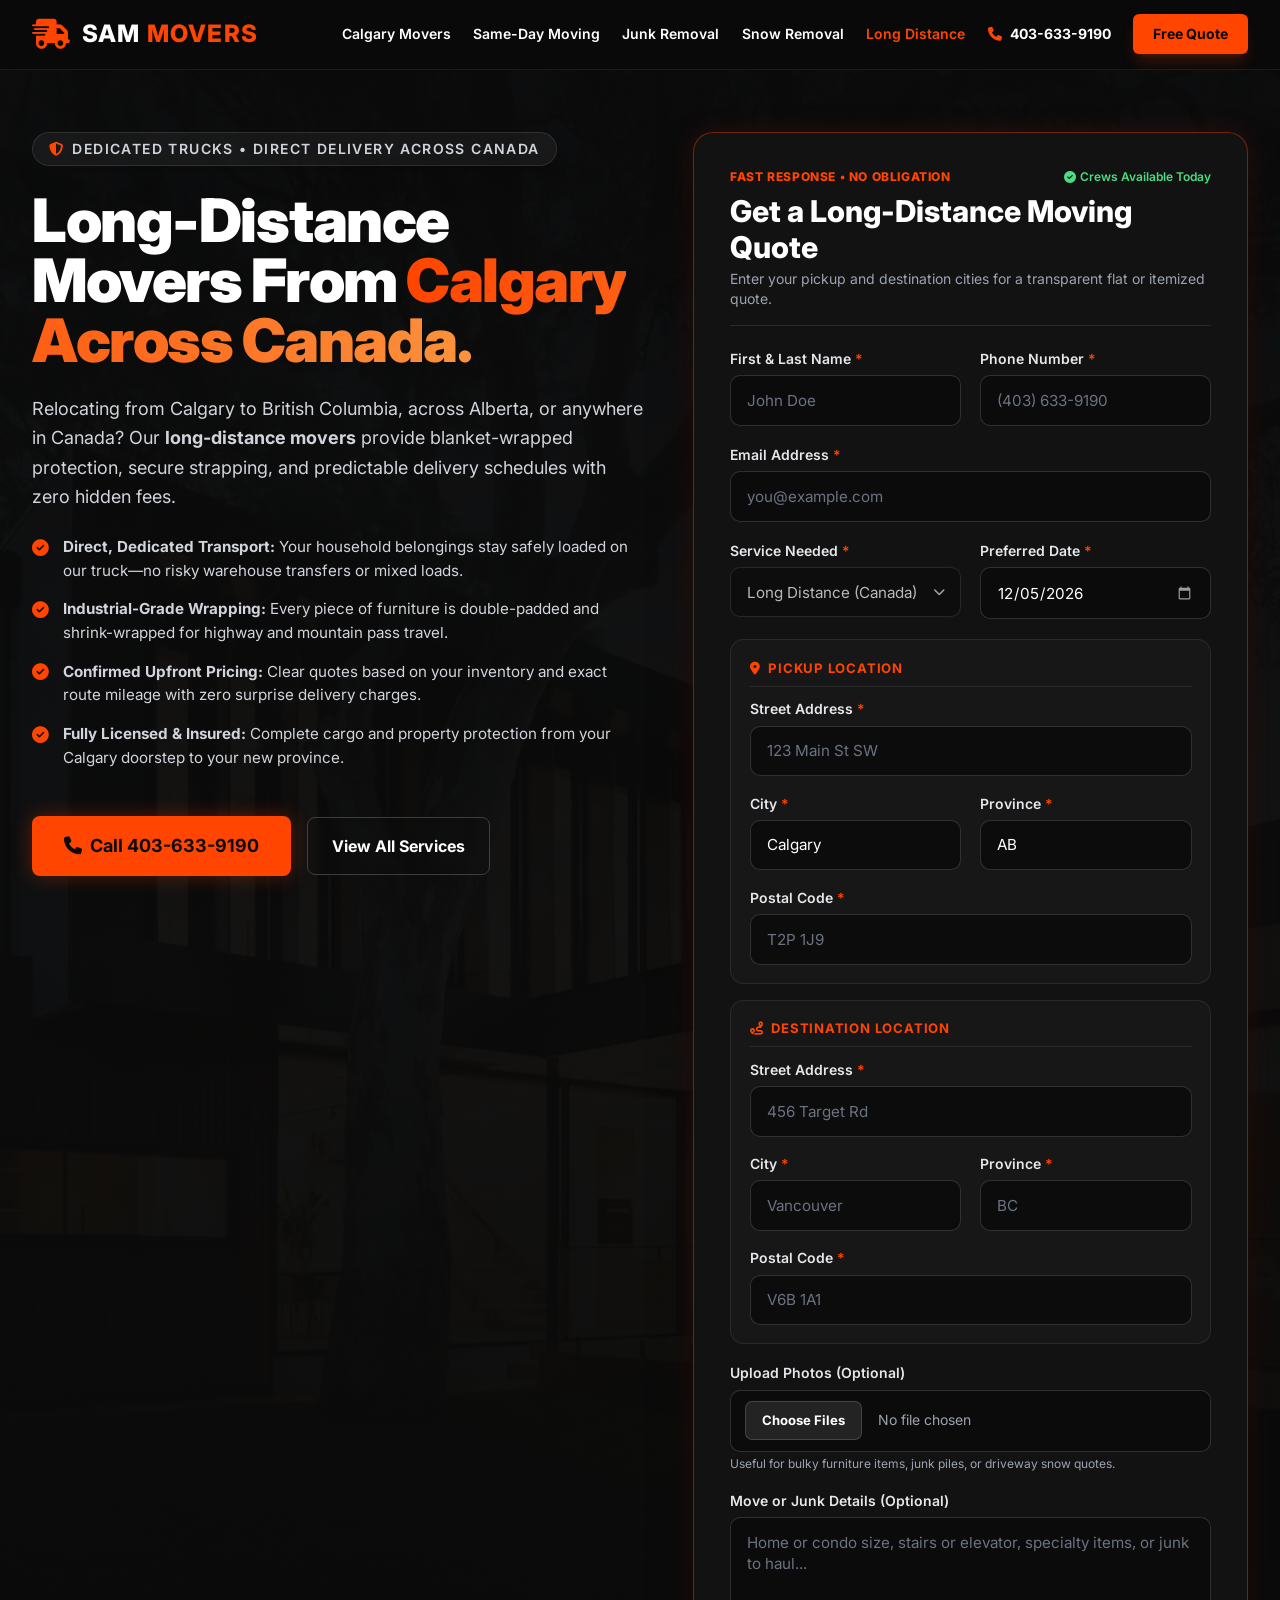
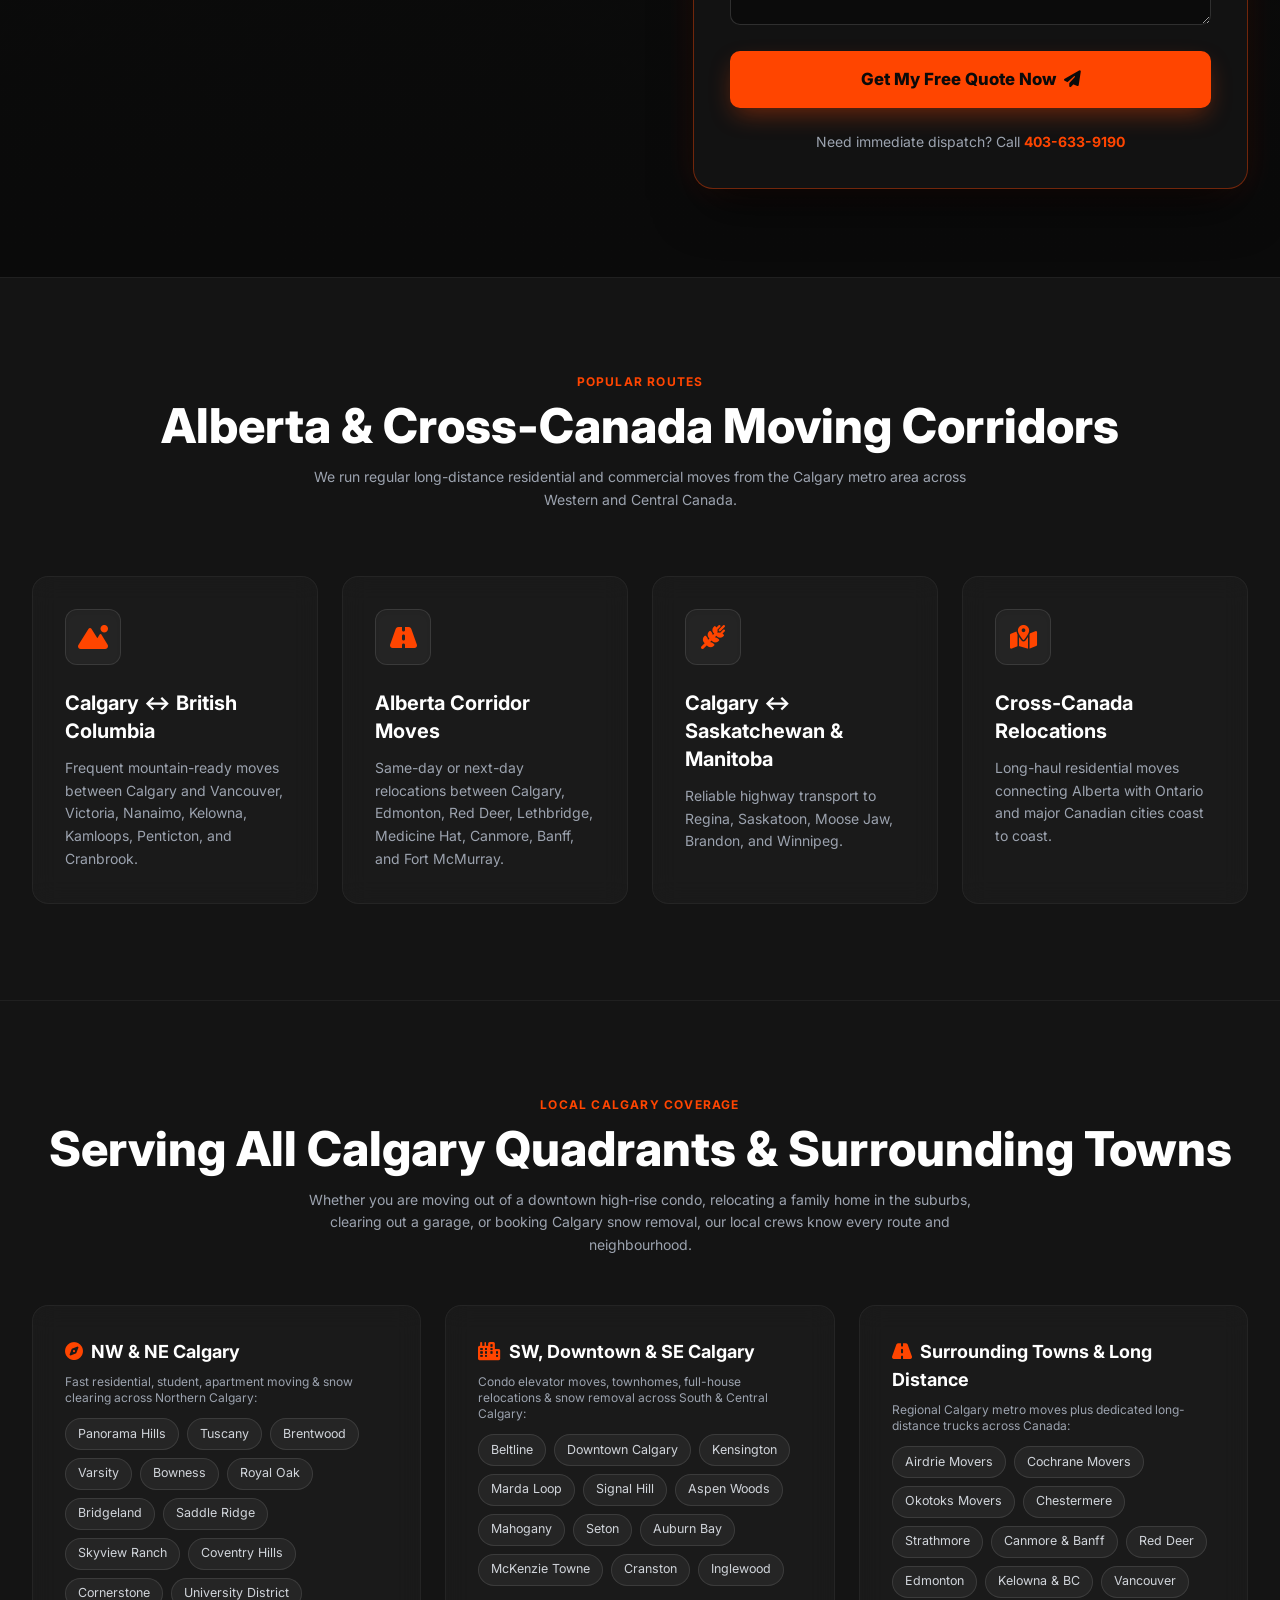
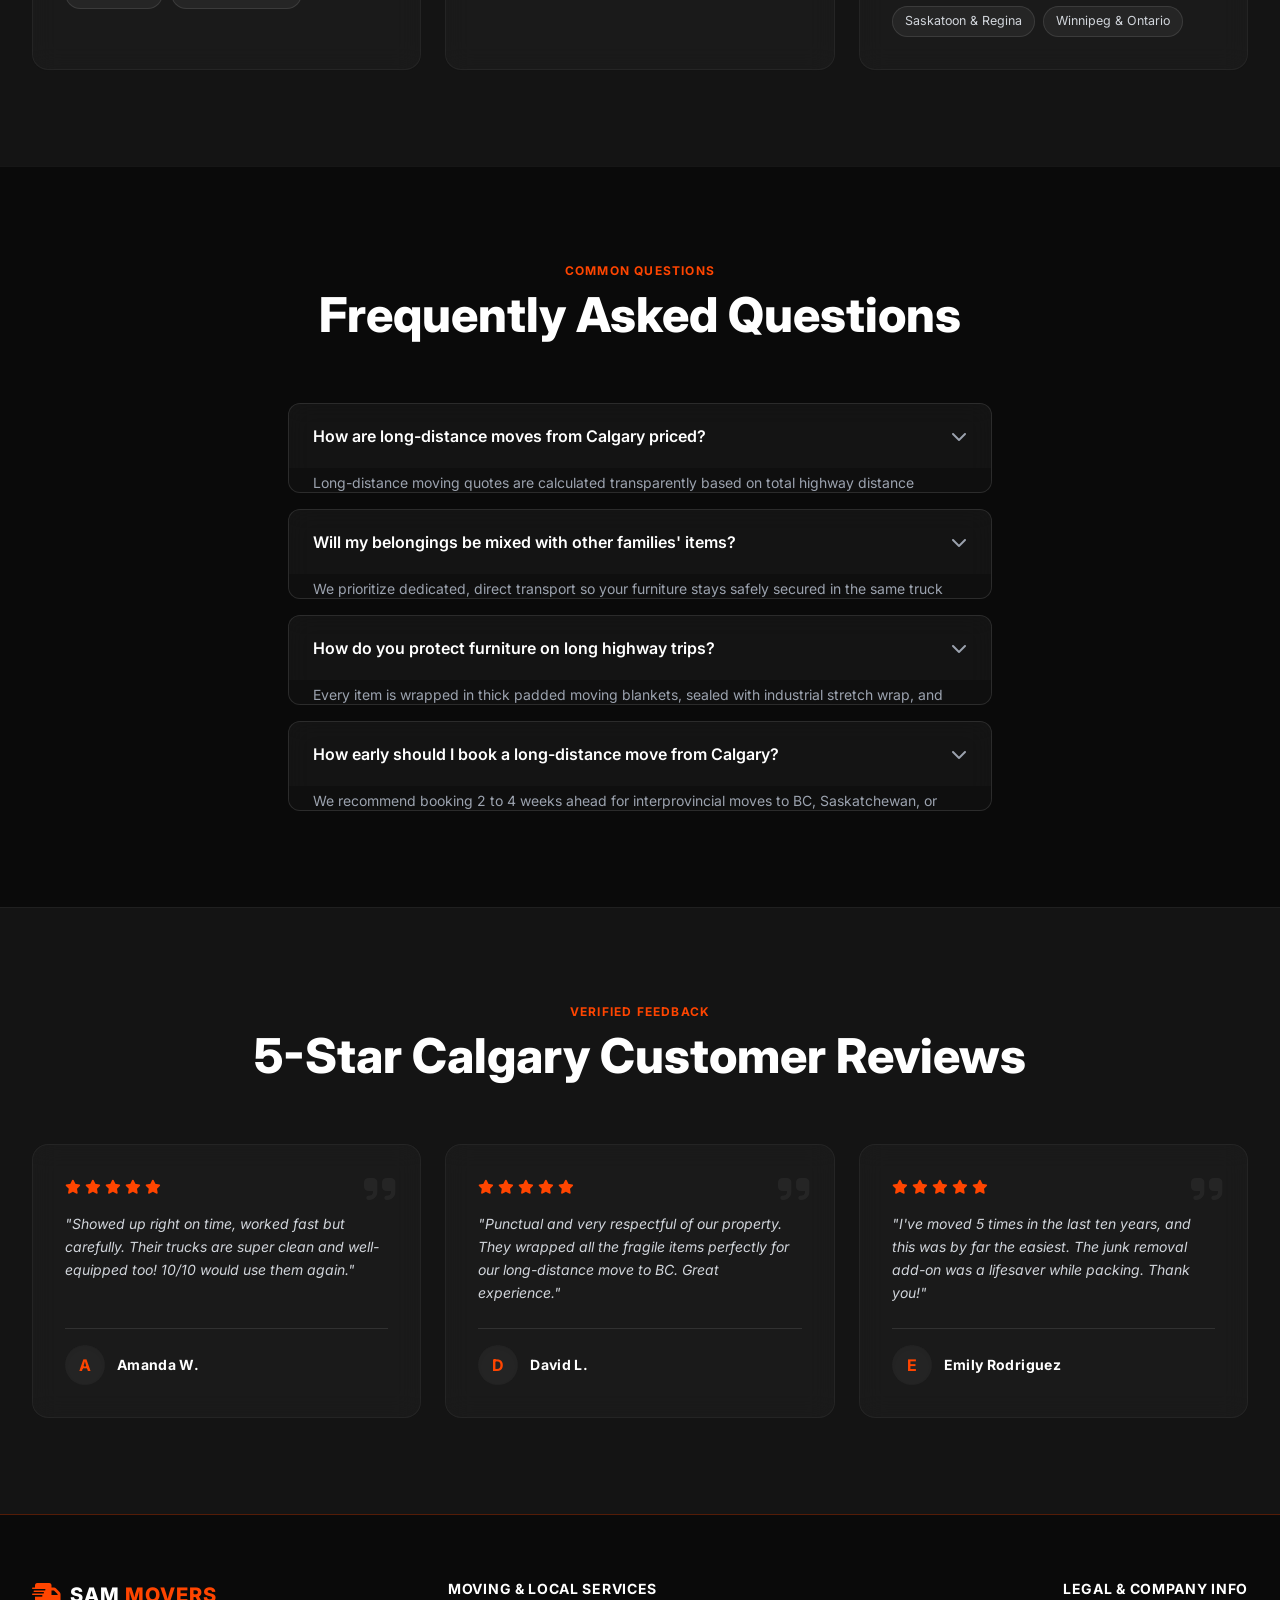
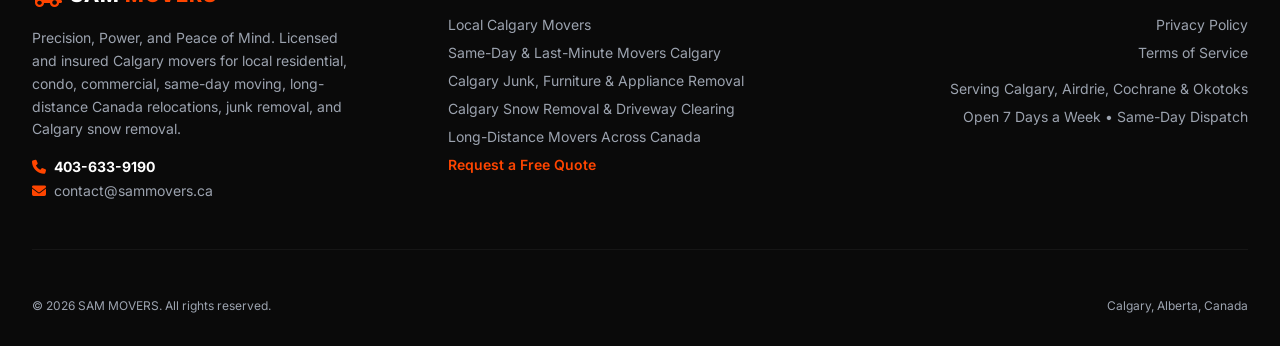
<file: long-distance-movers-canada.html>
<!DOCTYPE html>
<html lang="en" class="scroll-smooth">

<head>
  <meta charset="UTF-8">
  <meta name="viewport" content="width=device-width, initial-scale=1.0">
  <meta name="robots" content="index, follow, max-image-preview:large, max-snippet:-1, max-video-preview:-1">
  <meta name="geo.region" content="CA-AB">
  <meta name="geo.placename" content="Calgary">

  <link rel="preload" as="image" href="house.webp" fetchpriority="high">

  <!-- PWA Manifest & Theme Settings -->
  <link rel="apple-touch-icon" sizes="180x180" href="/apple-touch-icon.png">
  <link rel="icon" type="image/png" sizes="32x32" href="/icon-32.png">
  <link rel="icon" type="image/png" sizes="16x16" href="/icon-16.png">
  <link rel="manifest" href="/manifest.json">
  <meta name="theme-color" content="#FF4500">

  <!-- iOS / Safari Support -->
  <meta name="mobile-web-app-capable" content="yes">
  <meta name="apple-mobile-web-app-status-bar-style" content="black-translucent">
  <meta name="apple-mobile-web-app-title" content="SAM MOVERS">
  <link rel="apple-touch-icon" href="/icon-192.png">

  <!-- Primary Meta Tags -->
  <title>Long-Distance Movers Calgary | Moving Across Alberta & Canada | SAM MOVERS</title>
  <link rel="icon" href="/favicon.ico" type="image/x-icon">
  <meta name="title" content="Long-Distance Movers Calgary | Moving Across Alberta & Canada | SAM MOVERS">
  <meta name="description"
    content="Trusted long-distance movers based in Calgary. Dedicated moving trucks to Edmonton, Red Deer, Vancouver, Kelowna, Victoria, Saskatchewan, Manitoba & across Canada. Call 403-633-9190.">
  <meta name="keywords"
    content="long distance movers Calgary, Calgary to Vancouver movers, Calgary to Edmonton movers, Calgary to Kelowna movers, cross Canada movers, province to province moving Calgary">

  <!-- Canonical Tag -->
  <link rel="canonical" href="https://www.sammovers.ca/long-distance-movers-canada.html" />

  <!-- Open Graph / Facebook -->
  <meta property="og:type" content="website">
  <meta property="og:locale" content="en_CA">
  <meta property="og:site_name" content="SAM MOVERS Calgary">
  <meta property="og:url" content="https://www.sammovers.ca/long-distance-movers-canada.html">
  <meta property="og:title" content="Long-Distance Movers Calgary | Moving Across Alberta & Canada | SAM MOVERS">
  <meta property="og:description"
    content="Trusted long-distance movers based in Calgary. Dedicated moving trucks to Edmonton, Red Deer, Vancouver, Kelowna, Victoria, Saskatchewan, Manitoba & across Canada. Call 403-633-9190.">
  <meta property="og:image" content="https://www.sammovers.ca/house.webp">

  <!-- Twitter Card -->
  <meta name="twitter:card" content="summary_large_image">
  <meta name="twitter:title" content="Long-Distance Movers Calgary | Moving Across Alberta & Canada | SAM MOVERS">
  <meta name="twitter:description"
    content="Trusted long-distance movers based in Calgary. Dedicated moving trucks to Edmonton, Red Deer, Vancouver, Kelowna, Victoria, Saskatchewan, Manitoba & across Canada. Call 403-633-9190.">
  <meta name="twitter:image" content="https://www.sammovers.ca/house.webp">

  <!-- Structured Data (Schema.org JSON-LD) -->
  <script type="application/ld+json">
{
    "@context": "https://schema.org",
    "@type": "MovingCompany",
    "@id": "https://www.sammovers.ca/#organization",
    "name": "SAM MOVERS",
    "alternateName": "SAM Movers Calgary",
    "description": "Licensed and insured Calgary movers providing local residential and commercial moving, same-day emergency moves, junk and furniture removal, Calgary snow removal, and long-distance moving across Canada with zero hidden fees.",
    "url": "https://www.sammovers.ca/",
    "logo": "https://www.sammovers.ca/icon-192.png",
    "image": "https://www.sammovers.ca/house.webp",
    "email": "contact@sammovers.ca",
    "telephone": [
        "+1-403-633-9190"
    ],
    "priceRange": "$$",
    "address": {
        "@type": "PostalAddress",
        "addressLocality": "Calgary",
        "addressRegion": "AB",
        "addressCountry": "CA"
    },
    "geo": {
        "@type": "GeoCoordinates",
        "latitude": 51.0447,
        "longitude": -114.0719
    },
    "openingHoursSpecification": [
        {
            "@type": "OpeningHoursSpecification",
            "dayOfWeek": [
                "Monday",
                "Tuesday",
                "Wednesday",
                "Thursday",
                "Friday",
                "Saturday",
                "Sunday"
            ],
            "opens": "07:00",
            "closes": "21:00"
        }
    ],
    "areaServed": [
        {
            "@type": "City",
            "name": "Calgary"
        },
        {
            "@type": "City",
            "name": "Airdrie"
        },
        {
            "@type": "City",
            "name": "Cochrane"
        },
        {
            "@type": "City",
            "name": "Okotoks"
        },
        {
            "@type": "City",
            "name": "Chestermere"
        },
        {
            "@type": "AdministrativeArea",
            "name": "Alberta"
        },
        {
            "@type": "Country",
            "name": "Canada"
        }
    ],
    "currenciesAccepted": "CAD",
    "paymentAccepted": "Cash, Credit Card, Interac e-Transfer",
    "aggregateRating": {
        "@type": "AggregateRating",
        "ratingValue": "5.0",
        "reviewCount": "42"
    },
    "makesOffer": [
        {
            "@type": "Offer",
            "itemOffered": {
                "@type": "Service",
                "name": "Local Calgary Movers & Residential Moving",
                "url": "https://www.sammovers.ca/calgary-movers.html"
            }
        },
        {
            "@type": "Offer",
            "itemOffered": {
                "@type": "Service",
                "name": "Same-Day & Emergency Movers Calgary",
                "url": "https://www.sammovers.ca/same-day-movers-calgary.html"
            }
        },
        {
            "@type": "Offer",
            "itemOffered": {
                "@type": "Service",
                "name": "Calgary Junk Removal & Furniture Hauling",
                "url": "https://www.sammovers.ca/junk-removal-calgary.html"
            }
        },
        {
            "@type": "Offer",
            "itemOffered": {
                "@type": "Service",
                "name": "Calgary Snow Removal & Driveway Clearing",
                "url": "https://www.sammovers.ca/snow-removal-calgary.html"
            }
        },
        {
            "@type": "Offer",
            "itemOffered": {
                "@type": "Service",
                "name": "Long Distance Moving Across Canada",
                "url": "https://www.sammovers.ca/long-distance-movers-canada.html"
            }
        }
    ]
}
  </script>
  <script type="application/ld+json">
{
    "@context": "https://schema.org",
    "@type": "BreadcrumbList",
    "itemListElement": [
        {
            "@type": "ListItem",
            "position": 1,
            "name": "SAM MOVERS Calgary",
            "item": "https://www.sammovers.ca/"
        },
        {
            "@type": "ListItem",
            "position": 2,
            "name": "Long-Distance Movers From Calgary Across Canada.",
            "item": "https://www.sammovers.ca/long-distance-movers-canada.html"
        }
    ]
}
  </script>
  <script type="application/ld+json">
{
    "@context": "https://schema.org",
    "@type": "FAQPage",
    "mainEntity": [
        {
            "@type": "Question",
            "name": "How are long-distance moves from Calgary priced?",
            "acceptedAnswer": {
                "@type": "Answer",
                "text": "Long-distance moving quotes are calculated transparently based on total highway distance between your pickup and destination postal codes, the size of your load, and the crew required for loading and unloading."
            }
        },
        {
            "@type": "Question",
            "name": "Will my belongings be mixed with other families' items?",
            "acceptedAnswer": {
                "@type": "Answer",
                "text": "We prioritize dedicated, direct transport so your furniture stays safely secured in the same truck with our trusted crew from pickup in Calgary to unloading at your destination."
            }
        },
        {
            "@type": "Question",
            "name": "How do you protect furniture on long highway trips?",
            "acceptedAnswer": {
                "@type": "Answer",
                "text": "Every item is wrapped in thick padded moving blankets, sealed with industrial stretch wrap, and strapped tightly to the truck rails so nothing shifts on mountain roads."
            }
        },
        {
            "@type": "Question",
            "name": "How early should I book a long-distance move from Calgary?",
            "acceptedAnswer": {
                "@type": "Answer",
                "text": "We recommend booking 2 to 4 weeks ahead for interprovincial moves to BC, Saskatchewan, or Ontario, though we can often accommodate urgent long-distance relocations on shorter notice."
            }
        }
    ]
}
  </script>

  <!-- Preconnect for performance -->
  <link rel="preconnect" href="https://fonts.googleapis.com">
  <link rel="preconnect" href="https://fonts.gstatic.com" crossorigin>

  <!-- Google Fonts: Inter (Non-blocking) -->
  <link rel="stylesheet"
    href="https://fonts.googleapis.com/css2?family=Inter:wght@300;400;500;600;700;800&display=optional" media="print"
    onload="this.media='all'">

  <!-- FontAwesome (Non-blocking) -->
  <link rel="stylesheet" href="https://cdnjs.cloudflare.com/ajax/libs/font-awesome/6.4.0/css/all.min.css" media="print"
    onload="this.media='all'">
  <noscript>
    <link rel="stylesheet"
      href="https://fonts.googleapis.com/css2?family=Inter:wght@300;400;500;600;700;800&display=optional">
    <link rel="stylesheet" href="https://cdnjs.cloudflare.com/ajax/libs/font-awesome/6.4.0/css/all.min.css">
  </noscript>

  <link rel="stylesheet" href="style.css">

  <!-- Google tag (gtag.js) -->
  <script async src="https://www.googletagmanager.com/gtag/js?id=G-NWXWJWYXG3"></script>
  <script>
    window.dataLayer = window.dataLayer || [];
    function gtag() { dataLayer.push(arguments); }
    gtag('js', new Date());
    gtag('config', 'G-NWXWJWYXG3');
  </script>

  <!-- Google tag (gtag.js) event - delayed navigation helper -->
  <script>
    // Helper function to delay opening a URL until a gtag event is sent.
    // Call it in response to an action that should navigate to a URL.
    function gtagSendEvent(url) {
      var callback = function () {
        if (typeof url === 'string') {
          window.location = url;
        }
      };
      if (typeof gtag === 'function') {
        gtag('event', 'conversion_event_request_quote_3', {
          'event_callback': callback,
          'event_timeout': 2000,
          // <event_parameters>
        });
      } else if (typeof url === 'string') {
        window.location = url;
      }
      return false;
    }
  </script>
</head>

<body class="antialiased overflow-x-hidden selection:bg-brand-accent selection:text-white">

  <header id="navbar" class="site-navbar text-white">
    <div class="max-w-7xl mx-auto px-4 sm:px-6 lg:px-8">
      <div class="flex justify-between items-center">
        <a href="/" class="flex items-center cursor-pointer shrink-0" aria-label="SAM MOVERS Calgary Home">
          <i class="fa-solid fa-truck-fast text-brand-accent text-3xl mr-3"></i>
          <div>
            <span class="text-2xl font-extrabold tracking-wider uppercase text-white m-0 leading-none block">SAM
              <span class="text-brand-accent">MOVERS</span>
            </span>
          </div>
        </a>

        <nav class="desktop-nav" aria-label="Main Navigation">
          <a href="calgary-movers.html" class="text-sm font-semibold hover:text-brand-accent transition-colors">Calgary
            Movers</a>
          <a href="same-day-movers-calgary.html"
            class="text-sm font-semibold hover:text-brand-accent transition-colors">Same-Day Moving</a>
          <a href="junk-removal-calgary.html"
            class="text-sm font-semibold hover:text-brand-accent transition-colors">Junk Removal</a>
          <a href="snow-removal-calgary.html"
            class="text-sm font-semibold hover:text-brand-accent transition-colors">Snow Removal</a>
          <a href="long-distance-movers-canada.html"
            class="text-sm font-semibold text-brand-accent transition-colors">Long Distance</a>
          <a href="tel:403-633-9190" onclick="gtagSendEvent('tel:403-633-9190');"
            class="text-sm font-bold text-white hover:text-brand-accent transition-colors"><i
              class="fa-solid fa-phone text-brand-accent mr-2"></i>403-633-9190</a>
          <a href="#quote-box"
            class="px-5 py-2.5 bg-brand-accent hover:bg-brand-accentHover text-brand-dark rounded-md font-bold transition-colors shadow-lg shadow-brand-accent/20 text-sm">Free
            Quote</a>
        </nav>

        <div class="md:hidden flex items-center space-x-2">
          <a href="tel:403-633-9190" onclick="gtagSendEvent('tel:403-633-9190');"
            class="px-3 py-2 bg-brand-accent text-brand-dark rounded-md text-xs font-extrabold">
            <i class="fa-solid fa-phone mr-1"></i> 403-633-9190
          </a>
          <button id="mobile-menu-button" aria-label="Toggle Mobile Menu"
            class="text-gray-300 hover:text-white focus:outline-none p-2">
            <i class="fa-solid fa-bars text-2xl"></i>
          </button>
        </div>
      </div>
    </div>

    <div id="mobile-menu"
      class="hidden md:hidden absolute w-full left-0 top-full bg-brand-dark border-b border-white/10 shadow-2xl">
      <div class="px-4 py-4 space-y-1">
        <a href="/"
          class="mobile-link block px-3 py-3 rounded-md text-base font-medium text-white hover:bg-white/5">Home</a>
        <a href="calgary-movers.html"
          class="mobile-link block px-3 py-3 rounded-md text-base font-medium text-white hover:bg-white/5">Local Calgary
          Movers</a>
        <a href="same-day-movers-calgary.html"
          class="mobile-link block px-3 py-3 rounded-md text-base font-medium text-white hover:bg-white/5">Same-Day
          &amp; Emergency Movers</a>
        <a href="junk-removal-calgary.html"
          class="mobile-link block px-3 py-3 rounded-md text-base font-medium text-white hover:bg-white/5">Calgary Junk
          Removal</a>
        <a href="snow-removal-calgary.html"
          class="mobile-link block px-3 py-3 rounded-md text-base font-medium text-white hover:bg-white/5">Calgary Snow
          Removal</a>
        <a href="long-distance-movers-canada.html"
          class="mobile-link block px-3 py-3 rounded-md text-base font-medium text-white hover:bg-white/5">Long-Distance
          Moving (Canada)</a>
        <a href="#faqs"
          class="mobile-link block px-3 py-3 rounded-md text-base font-medium text-white hover:bg-white/5">FAQs &amp;
          Pricing</a>
        <a href="#quote-box"
          class="mobile-link block px-3 py-3 rounded-md text-base font-bold text-brand-accent hover:bg-white/5">Get
          Instant Free Quote</a>
      </div>
    </div>
  </header>

  <main>
    <section class="hero-section">
      <div class="absolute inset-0 z-0">
        <img src="house.webp" fetchpriority="high" loading="eager"
          alt="Long-Distance Movers From Calgary Across Canada. - SAM MOVERS Calgary"
          class="w-full h-full object-cover opacity-20 object-center" />
        <div class="absolute inset-0 bg-gradient-to-b from-brand-dark/90 via-brand-dark/80 to-brand-dark"></div>
      </div>

      <div class="relative z-10 max-w-7xl mx-auto px-4 sm:px-6 lg:px-8 w-full">
        <div class="hero-split-grid">
          <!-- Left Column: Locked to exact same top level as the right Quote Form -->
          <div class="hero-left-col">
            <div
              class="inline-flex items-center px-4 py-1.5 rounded-full bg-white/5 border border-white/10 text-gray-300 text-xs sm:text-sm font-semibold tracking-widest uppercase mb-6 backdrop-blur-sm shadow-xl">
              <i class="fa-solid fa-shield-halved text-brand-accent mr-2"></i> Dedicated Trucks • Direct Delivery Across
              Canada
            </div>

            <h1 class="text-4xl sm:text-6xl font-black text-white leading-[1.1] mb-6 tracking-tight">
              Long-Distance Movers From <span
                class="text-transparent bg-clip-text bg-gradient-to-r from-brand-accent to-orange-400">Calgary Across
                Canada.</span>
            </h1>

            <p class="text-lg text-gray-300 mb-6 leading-relaxed">
              Relocating from Calgary to British Columbia, across Alberta, or anywhere in Canada? Our
              <strong>long-distance movers</strong> provide blanket-wrapped protection, secure strapping, and
              predictable delivery schedules with zero hidden fees.
            </p>

            <div class="mb-8 w-full">
              <div class="checklist-item"><i class="fa-solid fa-circle-check"></i><span><strong>Direct, Dedicated
                    Transport:</strong> Your household belongings stay safely loaded on our truck—no risky warehouse
                  transfers or mixed loads.</span></div>
              <div class="checklist-item"><i class="fa-solid fa-circle-check"></i><span><strong>Industrial-Grade
                    Wrapping:</strong> Every piece of furniture is double-padded and shrink-wrapped for highway and
                  mountain pass travel.</span></div>
              <div class="checklist-item"><i class="fa-solid fa-circle-check"></i><span><strong>Confirmed Upfront
                    Pricing:</strong> Clear quotes based on your inventory and exact route mileage with zero surprise
                  delivery charges.</span></div>
              <div class="checklist-item"><i class="fa-solid fa-circle-check"></i><span><strong>Fully Licensed &amp;
                    Insured:</strong> Complete cargo and property protection from your Calgary doorstep to your new
                  province.</span></div>
            </div>

            <div class="flex flex-col sm:flex-row gap-4 items-center w-full sm:w-auto">
              <a href="tel:403-633-9190" onclick="gtagSendEvent('tel:403-633-9190');"
                class="inline-flex justify-center items-center px-8 py-4 text-lg font-bold rounded-lg text-brand-dark bg-brand-accent hover:bg-brand-accentHover transition duration-300 shadow-[0_0_20px_rgba(255,69,0,0.3)] w-full sm:w-auto">
                <i class="fa-solid fa-phone mr-2"></i> Call 403-633-9190
              </a>
              <a href="/#services"
                class="inline-flex justify-center items-center px-6 py-4 border border-white/20 text-base font-bold rounded-lg text-white hover:bg-white/10 transition duration-300 w-full sm:w-auto backdrop-blur-sm">
                View All Services
              </a>
            </div>
          </div>


          <div id="quote-box" class="hero-quote-card">
            <div class="mb-6 border-b border-white/10 pb-4">
              <div class="flex items-center justify-between mb-2">
                <span class="text-xs font-extrabold uppercase tracking-wider text-brand-accent">Fast Response &bull; No
                  Obligation</span>
                <span class="text-xs text-green-400 font-semibold"><i class="fa-solid fa-circle-check mr-1"></i>Crews
                  Available Today</span>
              </div>
              <h2 class="text-2xl md:text-3xl font-extrabold text-white">Get a Long-Distance Moving Quote</h2>
              <p class="text-sm text-gray-400 mt-1">Enter your pickup and destination cities for a transparent flat or
                itemized quote.</p>
            </div>

            <form id="quote-form" class="quote-form-stack" onsubmit="submitForm(event);">
              <!-- Hidden honeypot field -->
              <div style="display:none;">
                <label for="bot-check">Do not fill this out</label>
                <input type="text" id="bot-check" name="bot-check">
              </div>

              <!-- Row 1: First & Last Name + Phone Number -->
              <div class="quote-row-2col">
                <div>
                  <label for="name" class="quote-label">First &amp; Last Name <span
                      class="text-brand-accent">*</span></label>
                  <input type="text" id="name" name="name" required class="quote-input" placeholder="John Doe">
                </div>
                <div>
                  <label for="phone" class="quote-label">Phone Number <span class="text-brand-accent">*</span></label>
                  <input type="tel" id="phone" name="phone" required class="quote-input" placeholder="(403) 633-9190">
                </div>
              </div>

              <!-- Row 2: Full-Width Email Address -->
              <div>
                <label for="email" class="quote-label">Email Address <span class="text-brand-accent">*</span></label>
                <input type="email" id="email" name="email" required class="quote-input" placeholder="you@example.com">
              </div>

              <!-- Row 3: Service Needed + Preferred Date (Today Allowed!) -->
              <div class="quote-row-2col">
                <div>
                  <label for="moving_type" class="quote-label">Service Needed <span
                      class="text-brand-accent">*</span></label>
                  <div class="relative">
                    <select id="moving_type" name="moving_type" required class="quote-select" disabled>
                      <option value="" disabled>Select service...</option>
                      <option value="Local (Calgary)">Local (Calgary)</option>
                      <option value="Same Day (Calgary)">Same Day (Calgary)</option>
                      <option value="Long Distance (Canada)" selected>Long Distance (Canada)</option>
                      <option value="Junk Removal">Junk Removal (Calgary)</option>
                      <option value="Snow Removal (Calgary)">Snow Removal (Calgary)</option>
                    </select>
                    <div class="pointer-events-none absolute inset-y-0 right-0 flex items-center px-4 text-gray-400">
                      <i class="fa-solid fa-chevron-down text-xs"></i>
                    </div>
                  </div>
                </div>

                <div>
                  <label for="date" class="quote-label">Preferred Date <span class="text-brand-accent">*</span></label>
                  <input type="date" id="date" name="date" required class="quote-input">
                </div>
              </div>

              <!-- Conditionally Displayed Address Fields -->
              <div id="address-fields" class="hidden">
                <div class="address-group-box">
                  <h3 class="address-group-title"><i class="fa-solid fa-location-dot mr-1"></i> Pickup Location</h3>
                  <div class="quote-row-2col">
                    <div class="sm:col-span-2">
                      <label for="pickup_street" class="quote-label">Street Address <span
                          class="text-brand-accent">*</span></label>
                      <input type="text" id="pickup_street" name="pickup_street" class="pickup-req quote-input"
                        placeholder="123 Main St SW">
                    </div>
                    <div id="pickup-city-prov" class="hidden sm:col-span-2 quote-row-2col" style="display: none;">
                      <div>
                        <label for="pickup_city" class="quote-label">City <span
                            class="text-brand-accent">*</span></label>
                        <input type="text" id="pickup_city" name="pickup_city" value="Calgary"
                          class="pickup-city-prov-req quote-input" placeholder="Calgary">
                      </div>
                      <div>
                        <label for="pickup_province" class="quote-label">Province <span
                            class="text-brand-accent">*</span></label>
                        <input type="text" id="pickup_province" name="pickup_province" value="AB"
                          class="pickup-city-prov-req quote-input" placeholder="AB">
                      </div>
                    </div>
                    <div class="sm:col-span-2">
                      <label for="pickup_postal" class="quote-label">Postal Code <span
                          class="text-brand-accent">*</span></label>
                      <input type="text" id="pickup_postal" name="pickup_postal" class="pickup-req quote-input"
                        placeholder="T2P 1J9">
                    </div>
                  </div>
                </div>

                <div id="destination-field" class="hidden">
                  <div class="address-group-box">
                    <h3 class="address-group-title"><i class="fa-solid fa-route mr-1"></i> Destination Location</h3>
                    <div class="quote-row-2col">
                      <div class="sm:col-span-2">
                        <label for="destination_street" class="quote-label">Street Address <span
                            class="text-brand-accent">*</span></label>
                        <input type="text" id="destination_street" name="destination_street"
                          class="dest-req quote-input" placeholder="456 Target Rd">
                      </div>
                      <div>
                        <label for="destination_city" class="quote-label">City <span
                            class="text-brand-accent">*</span></label>
                        <input type="text" id="destination_city" name="destination_city" class="dest-req quote-input"
                          placeholder="Vancouver">
                      </div>
                      <div>
                        <label for="destination_province" class="quote-label">Province <span
                            class="text-brand-accent">*</span></label>
                        <input type="text" id="destination_province" name="destination_province"
                          class="dest-req quote-input" placeholder="BC">
                      </div>
                      <div class="sm:col-span-2">
                        <label for="destination_postal" class="quote-label">Postal Code <span
                            class="text-brand-accent">*</span></label>
                        <input type="text" id="destination_postal" name="destination_postal"
                          class="dest-req quote-input" placeholder="V6B 1A1">
                      </div>
                    </div>
                  </div>
                </div>
              </div>

              <!-- Row 4: Upload Photos -->
              <div>
                <label for="images" class="quote-label">Upload Photos (Optional)</label>
                <input type="file" id="images" name="images" multiple accept="image/*" class="quote-file-input">
                <p class="text-xs text-gray-400 mt-1">Useful for bulky furniture items, junk piles, or driveway snow
                  quotes.</p>
              </div>

              <!-- Row 5: Move or Junk Details -->
              <div>
                <label for="message" class="quote-label">Move or Junk Details (Optional)</label>
                <textarea id="message" name="message" rows="3" class="quote-textarea"
                  placeholder="Home or condo size, stairs or elevator, specialty items, or junk to haul..."></textarea>
              </div>

              <div id="form-message"
                class="hidden p-4 rounded-lg text-sm font-medium transition-all duration-300 border"></div>

              <!-- Row 6: Large Submit Button -->
              <button type="submit" id="submit-btn" class="quote-submit-btn">
                <span>Get My Free Quote Now</span> <i class="fa-solid fa-paper-plane"></i>
              </button>

              <p class="text-center text-sm text-gray-400 pt-1">
                Need immediate dispatch? Call <a href="tel:403-633-9190" onclick="gtagSendEvent('tel:403-633-9190');"
                  class="text-brand-accent font-bold hover:text-white">403-633-9190</a>
              </p>
            </form>
          </div>

        </div>
      </div>
    </section>

    <section class="py-24 bg-brand-charcoal border-t border-white/5">
      <div class="max-w-7xl mx-auto px-4 sm:px-6 lg:px-8">
        <div class="text-center mb-16">
          <p class="text-brand-accent font-bold tracking-widest uppercase text-xs mb-3">Popular Routes</p>
          <h2 class="text-3xl md:text-5xl font-extrabold text-white mb-4">Alberta & Cross-Canada Moving Corridors</h2>
          <p class="text-gray-400 max-w-2xl mx-auto text-sm leading-relaxed">We run regular long-distance residential
            and commercial moves from the Calgary metro area across Western and Central Canada.</p>
        </div>

        <div class="grid grid-cols-1 md:grid-cols-2 lg:grid-cols-4 gap-6">
          <div class="glass-panel rounded-2xl p-8 flex flex-col">
            <div
              class="w-14 h-14 bg-brand-slate border border-white/10 rounded-xl flex items-center justify-center mb-6 shadow-inner">
              <i class="fa-solid fa-mountain-sun text-2xl text-brand-accent"></i>
            </div>
            <h3 class="text-xl font-bold text-white mb-3">Calgary ↔ British Columbia</h3>
            <p class="text-gray-400 text-sm leading-relaxed flex-grow">Frequent mountain-ready moves between Calgary and
              Vancouver, Victoria, Nanaimo, Kelowna, Kamloops, Penticton, and Cranbrook.</p>
          </div>
          <div class="glass-panel rounded-2xl p-8 flex flex-col">
            <div
              class="w-14 h-14 bg-brand-slate border border-white/10 rounded-xl flex items-center justify-center mb-6 shadow-inner">
              <i class="fa-solid fa-road text-2xl text-brand-accent"></i>
            </div>
            <h3 class="text-xl font-bold text-white mb-3">Alberta Corridor Moves</h3>
            <p class="text-gray-400 text-sm leading-relaxed flex-grow">Same-day or next-day relocations between Calgary,
              Edmonton, Red Deer, Lethbridge, Medicine Hat, Canmore, Banff, and Fort McMurray.</p>
          </div>
          <div class="glass-panel rounded-2xl p-8 flex flex-col">
            <div
              class="w-14 h-14 bg-brand-slate border border-white/10 rounded-xl flex items-center justify-center mb-6 shadow-inner">
              <i class="fa-solid fa-wheat-awn text-2xl text-brand-accent"></i>
            </div>
            <h3 class="text-xl font-bold text-white mb-3">Calgary ↔ Saskatchewan & Manitoba</h3>
            <p class="text-gray-400 text-sm leading-relaxed flex-grow">Reliable highway transport to Regina, Saskatoon,
              Moose Jaw, Brandon, and Winnipeg.</p>
          </div>
          <div class="glass-panel rounded-2xl p-8 flex flex-col">
            <div
              class="w-14 h-14 bg-brand-slate border border-white/10 rounded-xl flex items-center justify-center mb-6 shadow-inner">
              <i class="fa-solid fa-map-location-dot text-2xl text-brand-accent"></i>
            </div>
            <h3 class="text-xl font-bold text-white mb-3">Cross-Canada Relocations</h3>
            <p class="text-gray-400 text-sm leading-relaxed flex-grow">Long-haul residential moves connecting Alberta
              with Ontario and major Canadian cities coast to coast.</p>
          </div>
        </div>
      </div>
    </section>

    <section id="service-areas" class="py-24 bg-brand-charcoal border-t border-white/5">
      <div class="max-w-7xl mx-auto px-4 sm:px-6 lg:px-8">
        <div class="text-center mb-12">
          <p class="text-brand-accent font-bold tracking-widest uppercase text-xs mb-3">Local Calgary Coverage</p>
          <h2 class="text-3xl md:text-5xl font-extrabold text-white mb-4">Serving All Calgary Quadrants &amp;
            Surrounding Towns</h2>
          <p class="text-gray-400 max-w-2xl mx-auto text-sm leading-relaxed">
            Whether you are moving out of a downtown high-rise condo, relocating a family home in the suburbs, clearing
            out a garage, or booking Calgary snow removal, our local crews know every route and neighbourhood.
          </p>
        </div>

        <div class="grid grid-cols-1 md:grid-cols-3 gap-6">
          <div class="glass-panel rounded-2xl p-8">
            <h3 class="text-lg font-bold text-white mb-2"><i class="fa-solid fa-compass text-brand-accent mr-2"></i>NW
              &amp; NE Calgary</h3>
            <p class="text-xs text-gray-400 mb-3">Fast residential, student, apartment moving &amp; snow clearing across
              Northern Calgary:</p>
            <div class="area-pill-grid">
              <span class="area-pill">Panorama Hills</span>
              <span class="area-pill">Tuscany</span>
              <span class="area-pill">Brentwood</span>
              <span class="area-pill">Varsity</span>
              <span class="area-pill">Bowness</span>
              <span class="area-pill">Royal Oak</span>
              <span class="area-pill">Bridgeland</span>
              <span class="area-pill">Saddle Ridge</span>
              <span class="area-pill">Skyview Ranch</span>
              <span class="area-pill">Coventry Hills</span>
              <span class="area-pill">Cornerstone</span>
              <span class="area-pill">University District</span>
            </div>
          </div>

          <div class="glass-panel rounded-2xl p-8">
            <h3 class="text-lg font-bold text-white mb-2"><i class="fa-solid fa-city text-brand-accent mr-2"></i>SW,
              Downtown &amp; SE Calgary</h3>
            <p class="text-xs text-gray-400 mb-3">Condo elevator moves, townhomes, full-house relocations &amp; snow
              removal across South &amp; Central Calgary:</p>
            <div class="area-pill-grid">
              <span class="area-pill">Beltline</span>
              <span class="area-pill">Downtown Calgary</span>
              <span class="area-pill">Kensington</span>
              <span class="area-pill">Marda Loop</span>
              <span class="area-pill">Signal Hill</span>
              <span class="area-pill">Aspen Woods</span>
              <span class="area-pill">Mahogany</span>
              <span class="area-pill">Seton</span>
              <span class="area-pill">Auburn Bay</span>
              <span class="area-pill">McKenzie Towne</span>
              <span class="area-pill">Cranston</span>
              <span class="area-pill">Inglewood</span>
            </div>
          </div>

          <div class="glass-panel rounded-2xl p-8">
            <h3 class="text-lg font-bold text-white mb-2"><i
                class="fa-solid fa-road text-brand-accent mr-2"></i>Surrounding Towns &amp; Long Distance</h3>
            <p class="text-xs text-gray-400 mb-3">Regional Calgary metro moves plus dedicated long-distance trucks
              across Canada:</p>
            <div class="area-pill-grid">
              <span class="area-pill">Airdrie Movers</span>
              <span class="area-pill">Cochrane Movers</span>
              <span class="area-pill">Okotoks Movers</span>
              <span class="area-pill">Chestermere</span>
              <span class="area-pill">Strathmore</span>
              <span class="area-pill">Canmore &amp; Banff</span>
              <span class="area-pill">Red Deer</span>
              <span class="area-pill">Edmonton</span>
              <span class="area-pill">Kelowna &amp; BC</span>
              <span class="area-pill">Vancouver</span>
              <span class="area-pill">Saskatoon &amp; Regina</span>
              <span class="area-pill">Winnipeg &amp; Ontario</span>
            </div>
          </div>
        </div>
      </div>
    </section>

    <section id="faqs" class="py-24 bg-brand-dark border-t border-white/5">
      <div class="max-w-3xl mx-auto px-4 sm:px-6 lg:px-8">
        <div class="text-center mb-16">
          <p class="text-brand-accent font-bold tracking-widest uppercase text-xs mb-3">Common Questions</p>
          <h2 class="text-3xl md:text-5xl font-extrabold text-white">Frequently Asked Questions</h2>
        </div>
        <div class="space-y-4">
          <div class="glass-panel rounded-xl border border-white/10 overflow-hidden">
            <button
              class="faq-btn w-full px-6 py-5 text-left flex justify-between items-center text-white font-semibold focus:outline-none hover:text-brand-accent transition-colors">
              How are long-distance moves from Calgary priced?
              <i class="fa-solid fa-chevron-down text-gray-400 transition-transform duration-300"></i>
            </button>
            <div class="faq-content bg-black/20">
              <div class="faq-inner px-6 pb-5 pt-1 text-gray-400 text-sm leading-relaxed">
                Long-distance moving quotes are calculated transparently based on total highway distance between your
                pickup and destination postal codes, the size of your load, and the crew required for loading and
                unloading.
              </div>
            </div>
          </div>
          <div class="glass-panel rounded-xl border border-white/10 overflow-hidden">
            <button
              class="faq-btn w-full px-6 py-5 text-left flex justify-between items-center text-white font-semibold focus:outline-none hover:text-brand-accent transition-colors">
              Will my belongings be mixed with other families' items?
              <i class="fa-solid fa-chevron-down text-gray-400 transition-transform duration-300"></i>
            </button>
            <div class="faq-content bg-black/20">
              <div class="faq-inner px-6 pb-5 pt-1 text-gray-400 text-sm leading-relaxed">
                We prioritize dedicated, direct transport so your furniture stays safely secured in the same truck with
                our trusted crew from pickup in Calgary to unloading at your destination.
              </div>
            </div>
          </div>
          <div class="glass-panel rounded-xl border border-white/10 overflow-hidden">
            <button
              class="faq-btn w-full px-6 py-5 text-left flex justify-between items-center text-white font-semibold focus:outline-none hover:text-brand-accent transition-colors">
              How do you protect furniture on long highway trips?
              <i class="fa-solid fa-chevron-down text-gray-400 transition-transform duration-300"></i>
            </button>
            <div class="faq-content bg-black/20">
              <div class="faq-inner px-6 pb-5 pt-1 text-gray-400 text-sm leading-relaxed">
                Every item is wrapped in thick padded moving blankets, sealed with industrial stretch wrap, and strapped
                tightly to the truck rails so nothing shifts on mountain roads.
              </div>
            </div>
          </div>
          <div class="glass-panel rounded-xl border border-white/10 overflow-hidden">
            <button
              class="faq-btn w-full px-6 py-5 text-left flex justify-between items-center text-white font-semibold focus:outline-none hover:text-brand-accent transition-colors">
              How early should I book a long-distance move from Calgary?
              <i class="fa-solid fa-chevron-down text-gray-400 transition-transform duration-300"></i>
            </button>
            <div class="faq-content bg-black/20">
              <div class="faq-inner px-6 pb-5 pt-1 text-gray-400 text-sm leading-relaxed">
                We recommend booking 2 to 4 weeks ahead for interprovincial moves to BC, Saskatchewan, or Ontario,
                though we can often accommodate urgent long-distance relocations on shorter notice.
              </div>
            </div>
          </div>
        </div>
      </div>
    </section>

    <section id="reviews" class="py-24 bg-brand-charcoal border-t border-white/5 relative">
      <div class="max-w-7xl mx-auto px-4 sm:px-6 lg:px-8">
        <div class="text-center mb-16">
          <p class="text-brand-accent font-bold tracking-widest uppercase text-xs mb-3">Verified Feedback</p>
          <h2 class="text-3xl md:text-5xl font-extrabold text-white">5-Star Calgary Customer Reviews</h2>
        </div>
        <div id="reviews-container" class="grid grid-cols-1 md:grid-cols-3 gap-6 min-h-[250px]"></div>
      </div>
    </section>
  </main>

  <footer class="bg-brand-dark text-gray-400 pt-16 pb-8 border-t border-brand-accent/30">
    <div class="max-w-7xl mx-auto px-4 sm:px-6 lg:px-8">
      <div class="grid grid-cols-1 md:grid-cols-3 gap-8 mb-12 border-b border-white/5 pb-12">
        <div class="text-center md:text-left">
          <div class="flex items-center justify-center md:justify-start mb-4">
            <i class="fa-solid fa-truck-fast text-brand-accent text-2xl mr-2"></i>
            <span class="text-xl block font-extrabold tracking-wider uppercase text-white">SAM
              <span class="text-brand-accent">MOVERS</span></span>
          </div>
          <p class="text-sm leading-relaxed max-w-xs mx-auto md:mx-0 mb-4">
            Precision, Power, and Peace of Mind. Licensed and insured Calgary movers for local residential, condo,
            commercial, same-day moving, long-distance Canada relocations, junk removal, and Calgary snow removal.
          </p>
          <p class="text-sm font-bold text-white">
            <a href="tel:403-633-9190" onclick="gtagSendEvent('tel:403-633-9190');"
              class="hover:text-brand-accent transition-colors"><i
                class="fa-solid fa-phone text-brand-accent mr-2"></i>403-633-9190</a>
          </p>
          <p class="text-sm mt-1">
            <a href="mailto:contact@sammovers.ca" class="hover:text-brand-accent transition-colors"><i
                class="fa-solid fa-envelope text-brand-accent mr-2"></i>contact@sammovers.ca</a>
          </p>
        </div>

        <div class="text-center md:text-left">
          <h2 class="text-white font-bold mb-4 uppercase tracking-wider text-sm">Moving &amp; Local Services</h2>
          <ul class="space-y-2 text-sm">
            <li><a href="calgary-movers.html" class="hover:text-brand-accent transition-colors">Local Calgary Movers</a>
            </li>
            <li><a href="same-day-movers-calgary.html" class="hover:text-brand-accent transition-colors">Same-Day &amp;
                Last-Minute Movers Calgary</a></li>
            <li><a href="junk-removal-calgary.html" class="hover:text-brand-accent transition-colors">Calgary Junk,
                Furniture &amp; Appliance Removal</a></li>
            <li><a href="snow-removal-calgary.html" class="hover:text-brand-accent transition-colors">Calgary Snow
                Removal &amp; Driveway Clearing</a></li>
            <li><a href="long-distance-movers-canada.html"
                class="hover:text-brand-accent transition-colors">Long-Distance Movers Across Canada</a></li>
            <li><a href="#quote-box" class="text-brand-accent font-semibold hover:text-white transition-colors">Request
                a Free Quote</a></li>
          </ul>
        </div>

        <div class="text-center md:text-right">
          <h2 class="text-white font-bold mb-4 uppercase tracking-wider text-sm">Legal &amp; Company Info</h2>
          <ul class="space-y-2 text-sm">
            <li><button aria-label="Open Privacy Policy" onclick="openModal('privacyModal')"
                class="hover:text-brand-accent transition-colors">Privacy Policy</button></li>
            <li><button aria-label="Open Terms of Service" onclick="openModal('termsModal')"
                class="hover:text-brand-accent transition-colors">Terms of Service</button></li>
            <li class="text-gray-400 pt-2">Serving Calgary, Airdrie, Cochrane &amp; Okotoks</li>
            <li class="text-gray-400">Open 7 Days a Week &bull; Same-Day Dispatch</li>
          </ul>
        </div>
      </div>

      <div class="flex flex-col md:flex-row justify-between items-center text-xs">
        <p>&copy; <span id="year"></span> SAM MOVERS. All rights reserved.</p>
        <p class="mt-2 md:mt-0">Calgary, Alberta, Canada</p>
      </div>
    </div>
  </footer>

  <!-- Sticky Mobile Bottom Call & Quote Bar -->
  <div class="sticky-mobile-cta" role="region" aria-label="Quick Contact Actions">
    <a href="tel:403-633-9190" onclick="gtagSendEvent('tel:403-633-9190');" class="sticky-mobile-btn-call">
      <i class="fa-solid fa-phone text-brand-accent mr-2"></i> Call 403-633-9190
    </a>
    <a href="#quote-box" class="sticky-mobile-btn-quote">
      Free Quote <i class="fa-solid fa-arrow-right ml-1"></i>
    </a>
  </div>

  <!-- Privacy Policy Modal -->
  <div id="privacyModal"
    class="fixed inset-0 z-[100] flex items-center justify-center opacity-0 pointer-events-none transition-opacity duration-300">
    <div class="absolute inset-0 bg-black/80 backdrop-blur-sm" onclick="closeModal('privacyModal')"></div>
    <div
      class="modal-content relative w-full max-w-2xl max-h-[80vh] overflow-y-auto bg-brand-charcoal border border-white/10 p-8 md:p-10 rounded-2xl shadow-2xl scale-95 transition-transform duration-300 m-4">
      <button aria-label="Close Modal" onclick="closeModal('privacyModal')"
        class="absolute top-5 right-5 text-gray-400 hover:text-white bg-white/5 hover:bg-brand-accent rounded-full w-8 h-8 flex items-center justify-center transition-colors">
        <i class="fa-solid fa-xmark"></i>
      </button>
      <h2 class="text-2xl font-bold text-white mb-5 border-b border-white/10 pb-4">Privacy Policy</h2>
      <div class="space-y-4 text-gray-400 text-sm leading-relaxed">
        <p>At SAM MOVERS, located in Calgary, Alberta, we are committed to protecting your privacy and ensuring
          the security of your personal information.</p>
        <h3 class="text-white font-semibold text-base mt-4">1. Information We Collect</h3>
        <p>We collect information you provide directly to us when requesting a quote. This includes your name,
          phone number, email address, move dates, addresses, and optional images.</p>
        <h3 class="text-white font-semibold text-base mt-4">2. How We Use Your Information</h3>
        <p>We use this data strictly to provide accurate quotes, schedule moving, junk removal, or snow removal
          services, and
          communicate with you
          regarding your booking.</p>
      </div>
    </div>
  </div>

  <!-- Terms of Service Modal -->
  <div id="termsModal"
    class="fixed inset-0 z-[100] flex items-center justify-center opacity-0 pointer-events-none transition-opacity duration-300">
    <div class="absolute inset-0 bg-black/80 backdrop-blur-sm" onclick="closeModal('termsModal')"></div>
    <div
      class="modal-content relative w-full max-w-2xl max-h-[80vh] overflow-y-auto bg-brand-charcoal border border-white/10 p-8 md:p-10 rounded-2xl shadow-2xl scale-95 transition-transform duration-300 m-4">
      <button aria-label="Close Modal" onclick="closeModal('termsModal')"
        class="absolute top-5 right-5 text-gray-400 hover:text-white bg-white/5 hover:bg-brand-accent rounded-full w-8 h-8 flex items-center justify-center transition-colors">
        <i class="fa-solid fa-xmark"></i>
      </button>
      <h2 class="text-2xl font-bold text-white mb-5 border-b border-white/10 pb-4">Terms of Service</h2>
      <div class="space-y-4 text-gray-400 text-sm leading-relaxed">
        <p>By accessing our website or booking our services, you agree to be bound by these Terms of Service.</p>
        <h3 class="text-white font-semibold text-base mt-4">1. Estimates and Quotes</h3>
        <p>Quotes provided via the website are transparent estimates based on the inventory, access details, and dates
          provided.</p>
      </div>
    </div>
  </div>

  <!-- Install App Prompt Banner -->
  <div id="pwa-install-banner"
    class="fixed bottom-4 left-4 right-4 max-w-md mx-auto z-50 hidden bg-brand-charcoal/95 border border-brand-accent/40 rounded-2xl p-4 shadow-2xl backdrop-blur-md flex items-center justify-between">
    <div class="flex items-center space-x-3">
      <div
        class="w-11 h-11 bg-brand-slate rounded-xl flex items-center justify-center text-brand-accent text-xl border border-white/10 shrink-0">
        <i class="fa-solid fa-truck-fast"></i>
      </div>
      <div>
        <h4 class="text-sm font-bold text-white leading-tight">Install SAM MOVERS</h4>
        <p id="pwa-banner-text" class="text-xs text-gray-400">Add to your home screen for fast booking.</p>
      </div>
    </div>
    <div class="flex items-center space-x-2 shrink-0">
      <button id="pwa-install-btn"
        class="bg-brand-accent hover:bg-brand-accentHover text-brand-dark text-xs font-bold py-2 px-3.5 rounded-lg transition-colors shadow-md">
        Install
      </button>
      <button id="pwa-dismiss-btn" aria-label="Dismiss Install Prompt"
        class="text-gray-400 hover:text-white p-1 text-sm">
        <i class="fa-solid fa-xmark"></i>
      </button>
    </div>
  </div>

  <script>
    document.getElementById('year').textContent = new Date().getFullYear();

    // Restrict Move Date to Today or Future in USER'S LOCAL TIMEZONE (fixes UTC evening rollover bug)
    const dateInput = document.getElementById('date');
    if (dateInput) {
      const now = new Date();
      const year = now.getFullYear();
      const month = String(now.getMonth() + 1).padStart(2, '0');
      const day = String(now.getDate()).padStart(2, '0');
      const todayLocal = `${year}-${month}-${day}`;
      dateInput.min = todayLocal;
      if (!dateInput.value) {
        dateInput.value = todayLocal;
      }
    }

    // Dynamic Form Logic for Address Fields
    const movingTypeSelect = document.getElementById('moving_type');
    const addressFields = document.getElementById('address-fields');
    const pickupInputs = document.querySelectorAll('.pickup-req');
    const pickupCityProvBox = document.getElementById('pickup-city-prov');
    const pickupCityInput = document.getElementById('pickup_city');
    const pickupProvInput = document.getElementById('pickup_province');
    const destinationField = document.getElementById('destination-field');
    const destInputs = document.querySelectorAll('.dest-req');

    function updateAddressFields() {
      if (!movingTypeSelect || !addressFields) return;
      const val = movingTypeSelect.value;
      if (val) {
        addressFields.classList.remove('hidden');
        pickupInputs.forEach(input => input.required = true);
        if (val === 'Long Distance (Canada)') {
          if (pickupCityProvBox) {
            pickupCityProvBox.classList.remove('hidden');
            pickupCityProvBox.style.display = 'grid';
          }
          if (pickupCityInput) pickupCityInput.required = true;
          if (pickupProvInput) pickupProvInput.required = true;
          destinationField.classList.remove('hidden');
          destinationField.style.display = 'block';
          destInputs.forEach(input => input.required = true);
        } else {
          if (pickupCityProvBox) {
            pickupCityProvBox.classList.add('hidden');
            pickupCityProvBox.style.display = 'none';
          }
          if (pickupCityInput) {
            pickupCityInput.required = false;
            pickupCityInput.value = 'Calgary';
          }
          if (pickupProvInput) {
            pickupProvInput.required = false;
            pickupProvInput.value = 'AB';
          }
          destinationField.classList.add('hidden');
          destinationField.style.display = 'none';
          destInputs.forEach(input => {
            input.required = false;
            input.value = '';
          });
        }
      } else {
        addressFields.classList.add('hidden');
        pickupInputs.forEach(input => input.required = false);
        if (pickupCityProvBox) {
          pickupCityProvBox.classList.add('hidden');
          pickupCityProvBox.style.display = 'none';
        }
        if (destinationField) {
          destinationField.classList.add('hidden');
          destinationField.style.display = 'none';
        }
        if (pickupCityInput) {
          pickupCityInput.required = false;
          pickupCityInput.value = 'Calgary';
        }
        if (pickupProvInput) {
          pickupProvInput.required = false;
          pickupProvInput.value = 'AB';
        }
        destinationField.classList.add('hidden');
        destInputs.forEach(input => input.required = false);
      }
    }

    if (movingTypeSelect) {
      movingTypeSelect.addEventListener('change', updateAddressFields);
      updateAddressFields();
    }

    // Mobile Menu Toggle
    const btn = document.getElementById('mobile-menu-button');
    const menu = document.getElementById('mobile-menu');
    const mobileLinks = document.querySelectorAll('.mobile-link');
    if (btn && menu) {
      btn.addEventListener('click', () => menu.classList.toggle('hidden'));
      mobileLinks.forEach(link => link.addEventListener('click', () => menu.classList.add('hidden')));
    }

    // FAQs
    const faqBtns = document.querySelectorAll('.faq-btn');
    faqBtns.forEach(b => {
      b.addEventListener('click', function () {
        const content = this.nextElementSibling;
        const icon = this.querySelector('i');
        content.classList.toggle('open');
        if (content.classList.contains('open')) {
          icon.classList.remove('fa-chevron-down');
          icon.classList.add('fa-chevron-up', 'text-brand-accent');
        } else {
          icon.classList.remove('fa-chevron-up', 'text-brand-accent');
          icon.classList.add('fa-chevron-down');
        }
      });
    });

    // Modals
    function openModal(modalId) {
      const modal = document.getElementById(modalId);
      const content = modal.querySelector('.modal-content');
      modal.classList.remove('opacity-0', 'pointer-events-none');
      setTimeout(() => {
        content.classList.remove('scale-95');
        content.classList.add('scale-100');
      }, 10);
      document.body.classList.add('overflow-hidden');
    }

    function closeModal(modalId) {
      const modal = document.getElementById(modalId);
      const content = modal.querySelector('.modal-content');
      content.classList.remove('scale-100');
      content.classList.add('scale-95');
      setTimeout(() => {
        modal.classList.add('opacity-0', 'pointer-events-none');
        document.body.classList.remove('overflow-hidden');
      }, 300);
    }

    // Reviews
    const googleReviews = [
      { name: "Sarah Jenkins", text: "Incredible service! The team was on time, professional, and handled my antique furniture with extreme care. Highly recommend SAM MOVERS for any Calgary move!", rating: 5 },
      { name: "Mike Thompson", text: "Used them for a same-day move in Calgary. They were incredibly fast, efficient, and had no hidden fees. Exactly as quoted. The guys worked incredibly hard.", rating: 5 },
      { name: "Emily Rodriguez", text: "I've moved 5 times in the last ten years, and this was by far the easiest. The junk removal add-on was a lifesaver while packing. Thank you!", rating: 5 },
      { name: "David L.", text: "Punctual and very respectful of our property. They wrapped all the fragile items perfectly for our long-distance move to BC. Great experience.", rating: 5 },
      { name: "TechCorp Solutions", text: "Our commercial office move went seamlessly over the weekend. We were up and running on Monday morning without a single hitch.", rating: 5 },
      { name: "Jessica M.", text: "Fantastic crew! They navigated three flights of narrow stairs with our heavy couches without a single complaint or scratch on the walls.", rating: 5 },
      { name: "Robert B.", text: "Booking was easy, rates were highly competitive, and the movers were fantastic. They really took the stress out of moving day for my family.", rating: 5 },
      { name: "Amanda W.", text: "Showed up right on time, worked fast but carefully. Their trucks are super clean and well-equipped too! 10/10 would use them again.", rating: 5 },
      { name: "Kevin Davies", text: "Used SAM MOVERS for a long-distance relocation across Canada. My belongings arrived exactly when promised, in perfect condition.", rating: 5 },
      { name: "Linda Foster", text: "Needed emergency junk removal and a quick local move. They stepped up immediately. The team was friendly, polite, and insanely strong!", rating: 5 }
    ];

    function renderRandomReviews() {
      const container = document.getElementById('reviews-container');
      if (!container) return;
      const shuffled = [...googleReviews].sort(() => 0.5 - Math.random());
      const selected = shuffled.slice(0, 3);
      let starsHtml = '<i class="fa-solid fa-star text-brand-accent text-sm"></i>'.repeat(5);

      container.innerHTML = selected.map(review => `
                <div class="glass-panel p-8 rounded-2xl relative flex flex-col justify-between">
                    <i class="fa-solid fa-quote-right absolute top-6 right-6 text-4xl text-white/5"></i>
                    <div>
                        <div class="flex space-x-1 mb-4">${starsHtml}</div>
                        <p class="text-gray-300 mb-6 italic text-sm leading-relaxed">"${review.text}"</p>
                    </div>
                    <div class="font-bold text-white flex items-center mt-auto border-t border-white/10 pt-4">
                        <div class="w-10 h-10 bg-brand-slate rounded-full flex items-center justify-center text-brand-accent mr-3 font-bold shadow-inner">
                            ${review.name.charAt(0)}
                        </div>
                        <span class="text-sm tracking-wide">${review.name}</span>
                    </div>
                </div>
            `).join('');
    }
    renderRandomReviews();

    // Form Handler with Google Ads Conversion Firing
    function showMessage(msg, isError = false) {
      const box = document.getElementById('form-message');
      box.innerHTML = msg;
      box.className = 'p-4 rounded-lg text-sm font-medium transition-all duration-300 block mb-4 ' +
        (isError ? 'bg-red-900/20 text-red-400 border border-red-500/30' : 'bg-green-900/20 text-green-400 border border-green-500/30');
      setTimeout(() => { box.classList.add('hidden'); box.classList.remove('block'); }, 8000);
    }

    async function submitForm(event) {
      event.preventDefault();
      const form = event.target;

      const honeypot = document.getElementById('bot-check').value;
      if (honeypot !== "") {
        showMessage('<i class="fa-solid fa-circle-check mr-2"></i> Request sent! We will contact you shortly to confirm your move details.');
        form.reset();
        return;
      }

      const btn = document.getElementById('submit-btn');
      const originalText = btn.innerHTML;
      btn.innerHTML = '<span>Sending Request...</span> <i class="fa-solid fa-spinner fa-spin"></i>';
      btn.disabled = true;
      document.getElementById('form-message').classList.add('hidden');

      const encodedUrl = 'aHR0cHM6Ly9zY3JpcHQuZ29vZ2xlLmNvbS9tYWNyb3Mvcy9BS2Z5Y2J5LXI5TU5aRFhZWWhfSDU4SlN0NFV0RWNKZ3I0SmdoRVlhcE1JU08xQ1lwanhEb2ZDMGkwcVh4T3Q1blRzanBZUC01dy9leGVj';
      const APPS_SCRIPT_URL = atob(encodedUrl);

      try {
        const fileInput = document.getElementById('images');
        const files = fileInput ? fileInput.files : [];

        const readFileAsBase64 = (file) => {
          return new Promise((resolve, reject) => {
            const reader = new FileReader();
            reader.onload = () => resolve({
              name: file.name,
              type: file.type,
              base64: reader.result
            });
            reader.onerror = reject;
            reader.readAsDataURL(file);
          });
        };

        const imageDataList = await Promise.all(Array.from(files).map(readFileAsBase64));

        const payload = {
          name: form.name.value,
          phone: form.phone.value,
          email: form.email.value,
          moving_type: form.moving_type.value,
          date: form.date.value,
          pickup_street: form.pickup_street ? form.pickup_street.value : '',
          pickup_city: (form.moving_type.value === 'Long Distance (Canada)' && form.pickup_city && form.pickup_city.value) ? form.pickup_city.value : 'Calgary',
          pickup_province: (form.moving_type.value === 'Long Distance (Canada)' && form.pickup_province && form.pickup_province.value) ? form.pickup_province.value : 'AB',
          pickup_postal: form.pickup_postal ? form.pickup_postal.value : '',
          destination_street: form.destination_street ? form.destination_street.value : '',
          destination_city: form.destination_city ? form.destination_city.value : '',
          destination_province: form.destination_province ? form.destination_province.value : '',
          destination_postal: form.destination_postal ? form.destination_postal.value : '',
          message: form.message.value,
          images: imageDataList
        };

        await fetch(APPS_SCRIPT_URL, {
          method: 'POST',
          mode: 'no-cors',
          headers: { 'Content-Type': 'text/plain;charset=utf-8' },
          body: JSON.stringify(payload)
        });

        gtagSendEvent();

        showMessage('<i class="fa-solid fa-circle-check mr-2"></i> Request sent! We will contact you shortly to confirm your move details.');
        form.reset();
        if (dateInput) {
          const now = new Date();
          dateInput.value = `${now.getFullYear()}-${String(now.getMonth() + 1).padStart(2, '0')}-${String(now.getDate()).padStart(2, '0')}`;
        }
        updateAddressFields();
      } catch (error) {
        showMessage('<i class="fa-solid fa-triangle-exclamation mr-2"></i> Failed to send. Please call us directly at 403-633-9190.', true);
      } finally {
        btn.innerHTML = originalText;
        btn.disabled = false;
      }
    }

    // Register Service Worker
    if ('serviceWorker' in navigator) {
      window.addEventListener('load', () => {
        navigator.serviceWorker.register('/sw.js');
      });
    }

    // Handle App Install Prompt
    let deferredPrompt;
    const installBanner = document.getElementById('pwa-install-banner');
    const installBtn = document.getElementById('pwa-install-btn');
    const dismissBtn = document.getElementById('pwa-dismiss-btn');
    const bannerText = document.getElementById('pwa-banner-text');
    const isDismissed = localStorage.getItem('pwaPromptDismissed') === 'true';

    window.addEventListener('beforeinstallprompt', (e) => {
      e.preventDefault();
      deferredPrompt = e;
      if (!isDismissed && installBanner) {
        installBanner.classList.remove('hidden');
      }
    });

    if (installBtn) {
      installBtn.addEventListener('click', async () => {
        if (deferredPrompt) {
          deferredPrompt.prompt();
          await deferredPrompt.userChoice;
          deferredPrompt = null;
          installBanner.classList.add('hidden');
        }
      });
    }

    const isIos = () => /iphone|ipad|ipod/.test(window.navigator.userAgent.toLowerCase());
    const isInStandaloneMode = () => ('standalone' in window.navigator) && (window.navigator.standalone);

    if (isIos() && !isInStandaloneMode() && !isDismissed && installBanner) {
      bannerText.innerHTML = 'Tap <i class="fa-solid fa-arrow-up-from-bracket mx-1 text-brand-dark"></i> then <b>"Add to Home Screen"</b>';
      installBtn.classList.add('hidden');
      installBanner.classList.remove('hidden');
    }

    if (dismissBtn) {
      dismissBtn.addEventListener('click', () => {
        installBanner.classList.add('hidden');
        localStorage.setItem('pwaPromptDismissed', 'true');
      });
    }
  </script>
</body>

</html>
</file>
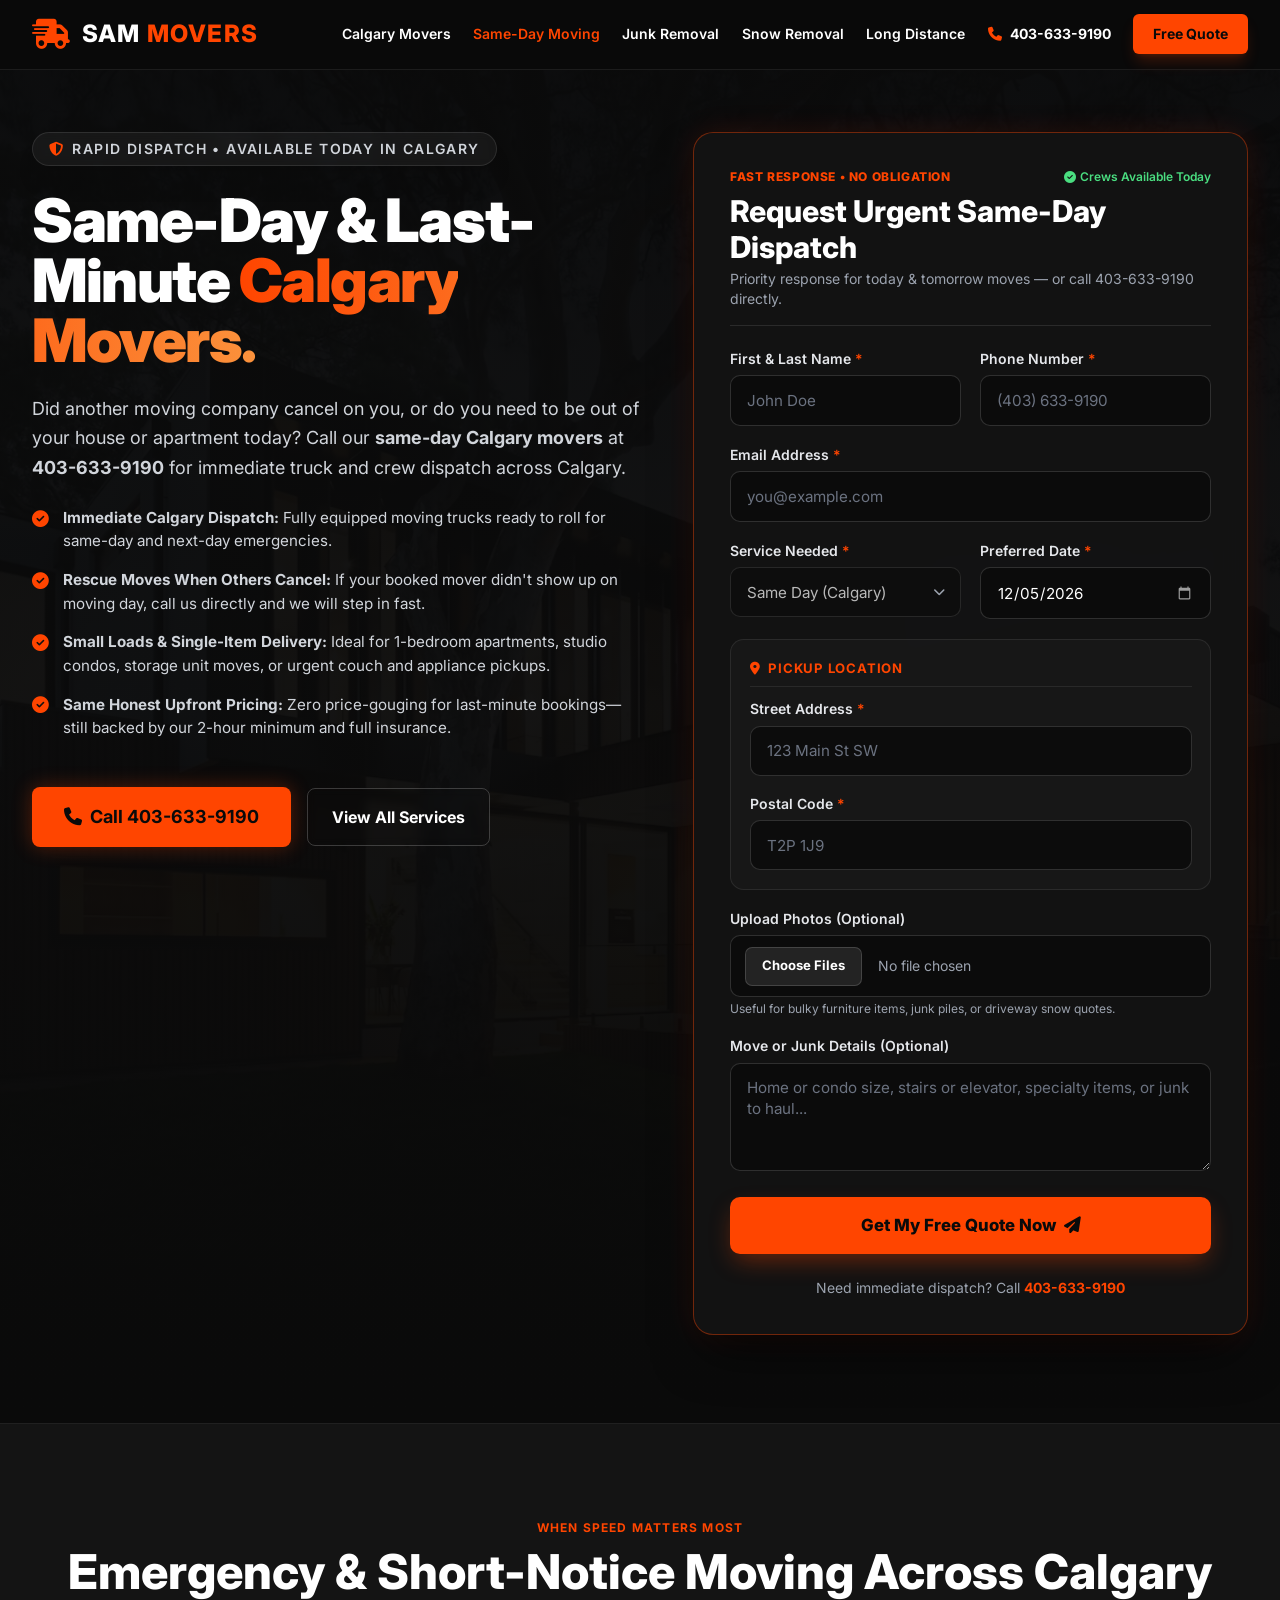
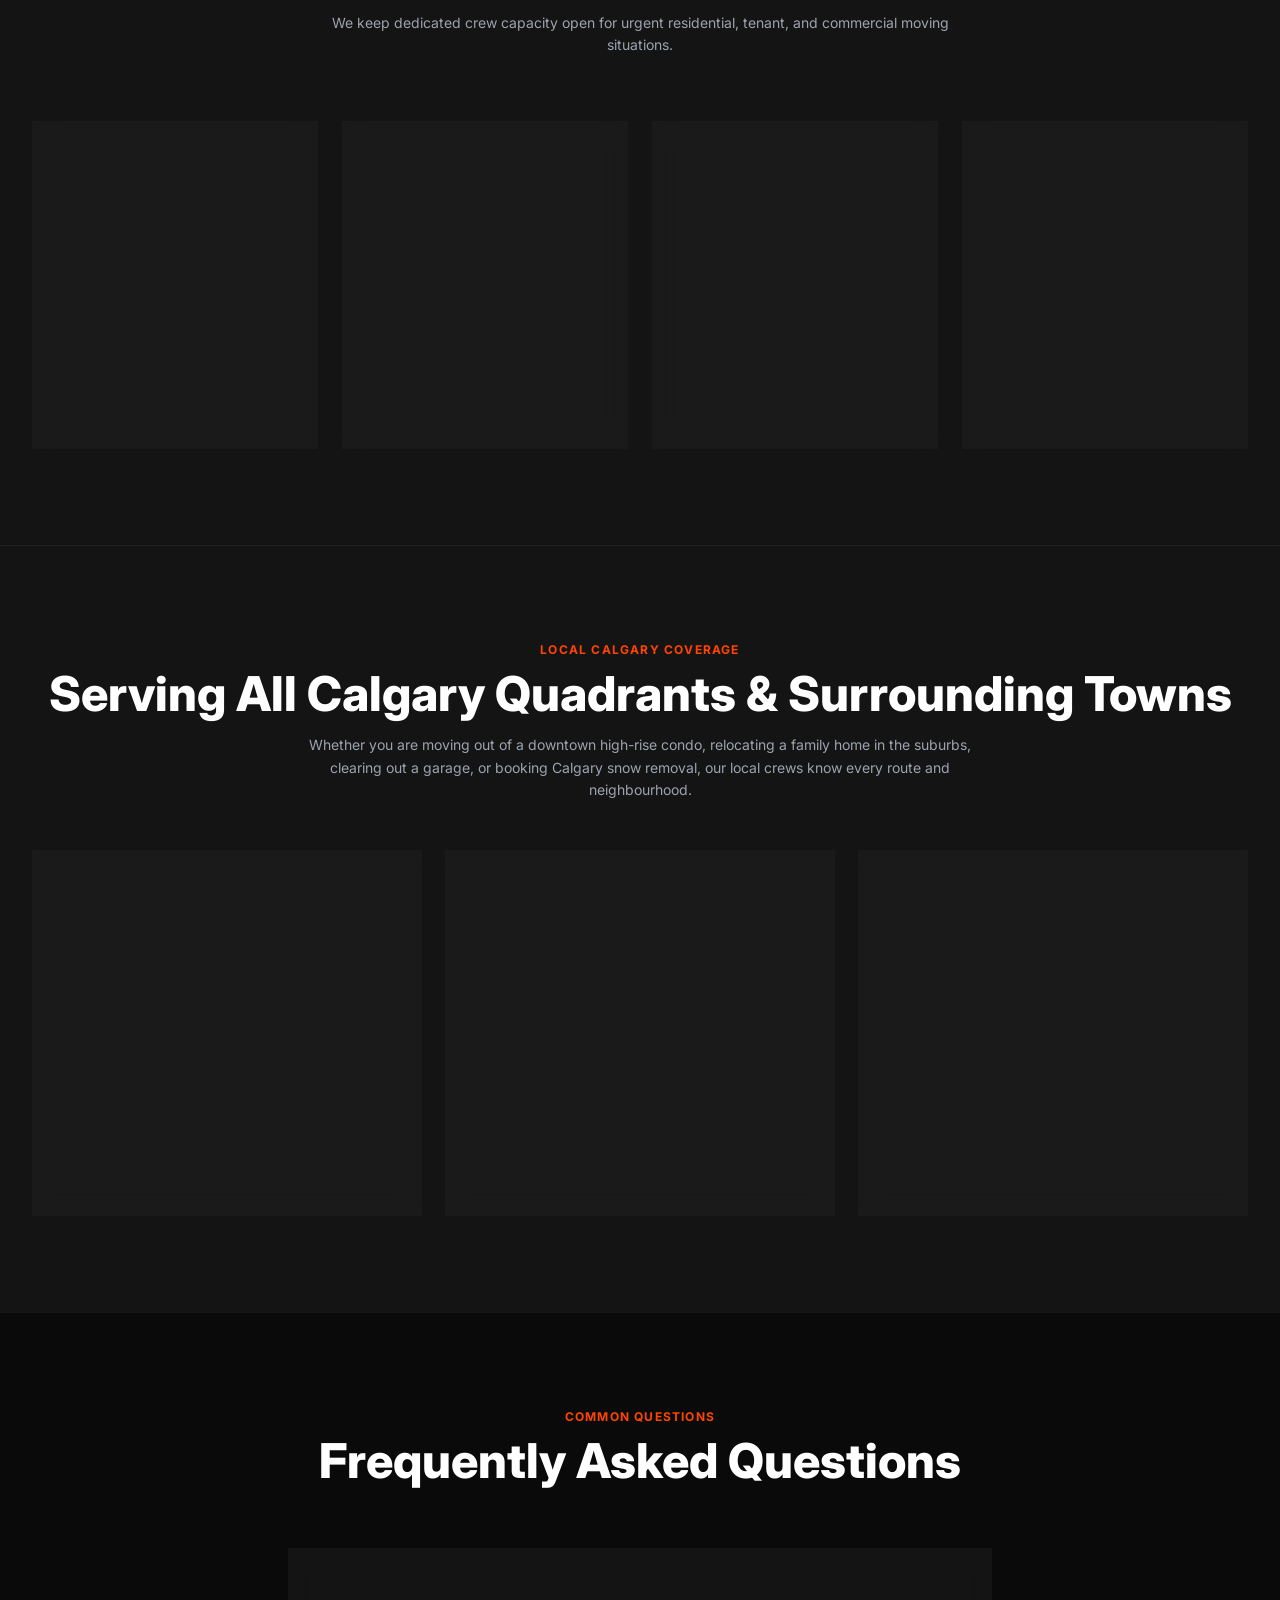
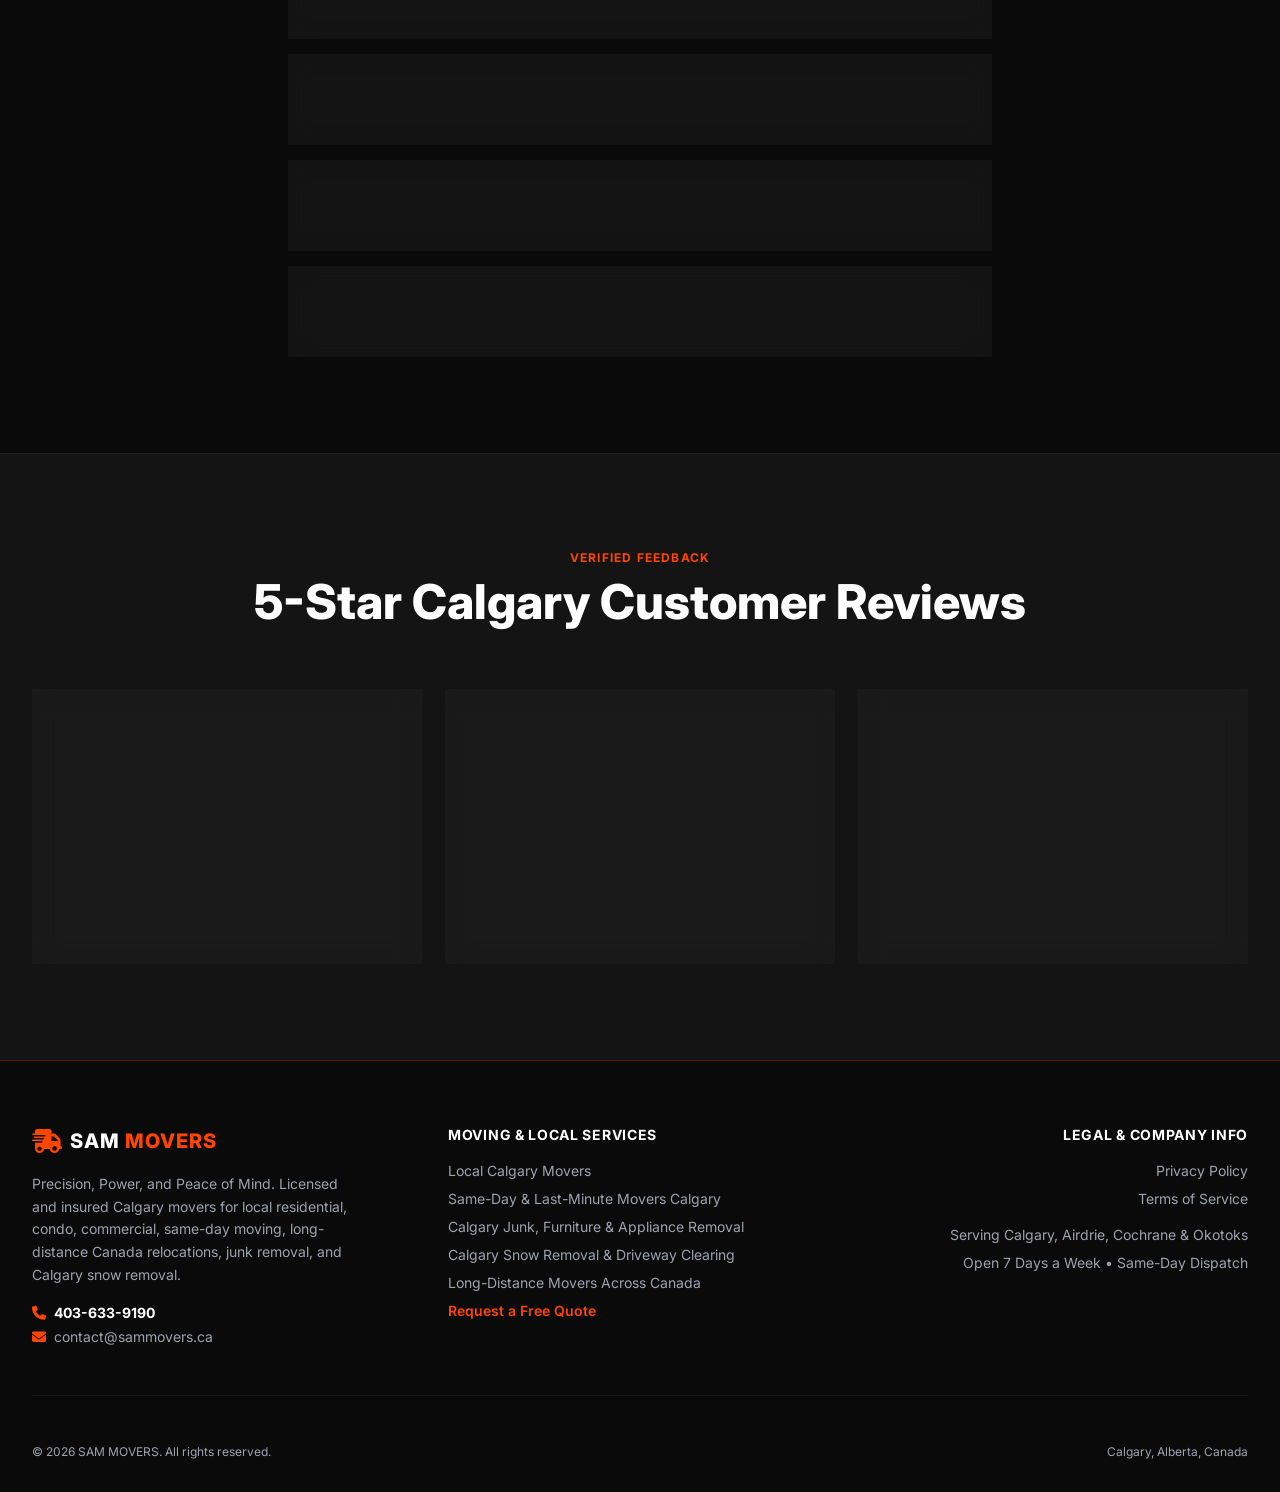
<file: same-day-movers-calgary.html>
<!DOCTYPE html>
<html lang="en" class="scroll-smooth">

<head>
  <meta charset="UTF-8">
  <meta name="viewport" content="width=device-width, initial-scale=1.0">
  <meta name="robots" content="index, follow, max-image-preview:large, max-snippet:-1, max-video-preview:-1">
  <meta name="geo.region" content="CA-AB">
  <meta name="geo.placename" content="Calgary">

  <link rel="preload" as="image" href="house.webp" fetchpriority="high">

  <!-- PWA Manifest & Theme Settings -->
  <link rel="apple-touch-icon" sizes="180x180" href="/apple-touch-icon.png">
  <link rel="icon" type="image/png" sizes="32x32" href="/icon-32.png">
  <link rel="icon" type="image/png" sizes="16x16" href="/icon-16.png">
  <link rel="manifest" href="/manifest.json">
  <meta name="theme-color" content="#FF4500">

  <!-- iOS / Safari Support -->
  <meta name="mobile-web-app-capable" content="yes">
  <meta name="apple-mobile-web-app-status-bar-style" content="black-translucent">
  <meta name="apple-mobile-web-app-title" content="SAM MOVERS">
  <link rel="apple-touch-icon" href="/icon-192.png">

  <!-- Primary Meta Tags -->
  <title>Same-Day Movers Calgary | Last-Minute & Emergency Moving | SAM MOVERS</title>
  <link rel="icon" href="/favicon.ico" type="image/x-icon">
  <meta name="title" content="Same-Day Movers Calgary | Last-Minute & Emergency Moving | SAM MOVERS">
  <meta name="description"
    content="Need same-day movers in Calgary fast? SAM MOVERS dispatches emergency, last-minute, and small-load moving crews across Calgary today. Zero hidden fees — call 403-633-9190.">
  <meta name="keywords"
    content="same day movers Calgary, last minute movers Calgary, emergency movers Calgary, urgent moving Calgary, small load movers Calgary, movers available today Calgary">

  <!-- Canonical Tag -->
  <link rel="canonical" href="https://www.sammovers.ca/same-day-movers-calgary.html" />

  <!-- Open Graph / Facebook -->
  <meta property="og:type" content="website">
  <meta property="og:locale" content="en_CA">
  <meta property="og:site_name" content="SAM MOVERS Calgary">
  <meta property="og:url" content="https://www.sammovers.ca/same-day-movers-calgary.html">
  <meta property="og:title" content="Same-Day Movers Calgary | Last-Minute & Emergency Moving | SAM MOVERS">
  <meta property="og:description"
    content="Need same-day movers in Calgary fast? SAM MOVERS dispatches emergency, last-minute, and small-load moving crews across Calgary today. Zero hidden fees — call 403-633-9190.">
  <meta property="og:image" content="https://www.sammovers.ca/house.webp">

  <!-- Twitter Card -->
  <meta name="twitter:card" content="summary_large_image">
  <meta name="twitter:title" content="Same-Day Movers Calgary | Last-Minute & Emergency Moving | SAM MOVERS">
  <meta name="twitter:description"
    content="Need same-day movers in Calgary fast? SAM MOVERS dispatches emergency, last-minute, and small-load moving crews across Calgary today. Zero hidden fees — call 403-633-9190.">
  <meta name="twitter:image" content="https://www.sammovers.ca/house.webp">

  <!-- Structured Data (Schema.org JSON-LD) -->
  <script type="application/ld+json">
{
    "@context": "https://schema.org",
    "@type": "MovingCompany",
    "@id": "https://www.sammovers.ca/#organization",
    "name": "SAM MOVERS",
    "alternateName": "SAM Movers Calgary",
    "description": "Licensed and insured Calgary movers providing local residential and commercial moving, same-day emergency moves, junk and furniture removal, Calgary snow removal, and long-distance moving across Canada with zero hidden fees.",
    "url": "https://www.sammovers.ca/",
    "logo": "https://www.sammovers.ca/icon-192.png",
    "image": "https://www.sammovers.ca/house.webp",
    "email": "contact@sammovers.ca",
    "telephone": [
        "+1-403-633-9190"
    ],
    "priceRange": "$$",
    "address": {
        "@type": "PostalAddress",
        "addressLocality": "Calgary",
        "addressRegion": "AB",
        "addressCountry": "CA"
    },
    "geo": {
        "@type": "GeoCoordinates",
        "latitude": 51.0447,
        "longitude": -114.0719
    },
    "openingHoursSpecification": [
        {
            "@type": "OpeningHoursSpecification",
            "dayOfWeek": [
                "Monday",
                "Tuesday",
                "Wednesday",
                "Thursday",
                "Friday",
                "Saturday",
                "Sunday"
            ],
            "opens": "07:00",
            "closes": "21:00"
        }
    ],
    "areaServed": [
        {
            "@type": "City",
            "name": "Calgary"
        },
        {
            "@type": "City",
            "name": "Airdrie"
        },
        {
            "@type": "City",
            "name": "Cochrane"
        },
        {
            "@type": "City",
            "name": "Okotoks"
        },
        {
            "@type": "City",
            "name": "Chestermere"
        },
        {
            "@type": "AdministrativeArea",
            "name": "Alberta"
        },
        {
            "@type": "Country",
            "name": "Canada"
        }
    ],
    "currenciesAccepted": "CAD",
    "paymentAccepted": "Cash, Credit Card, Interac e-Transfer",
    "aggregateRating": {
        "@type": "AggregateRating",
        "ratingValue": "5.0",
        "reviewCount": "42"
    },
    "makesOffer": [
        {
            "@type": "Offer",
            "itemOffered": {
                "@type": "Service",
                "name": "Local Calgary Movers & Residential Moving",
                "url": "https://www.sammovers.ca/calgary-movers.html"
            }
        },
        {
            "@type": "Offer",
            "itemOffered": {
                "@type": "Service",
                "name": "Same-Day & Emergency Movers Calgary",
                "url": "https://www.sammovers.ca/same-day-movers-calgary.html"
            }
        },
        {
            "@type": "Offer",
            "itemOffered": {
                "@type": "Service",
                "name": "Calgary Junk Removal & Furniture Hauling",
                "url": "https://www.sammovers.ca/junk-removal-calgary.html"
            }
        },
        {
            "@type": "Offer",
            "itemOffered": {
                "@type": "Service",
                "name": "Calgary Snow Removal & Driveway Clearing",
                "url": "https://www.sammovers.ca/snow-removal-calgary.html"
            }
        },
        {
            "@type": "Offer",
            "itemOffered": {
                "@type": "Service",
                "name": "Long Distance Moving Across Canada",
                "url": "https://www.sammovers.ca/long-distance-movers-canada.html"
            }
        }
    ]
}
  </script>
  <script type="application/ld+json">
{
    "@context": "https://schema.org",
    "@type": "BreadcrumbList",
    "itemListElement": [
        {
            "@type": "ListItem",
            "position": 1,
            "name": "SAM MOVERS Calgary",
            "item": "https://www.sammovers.ca/"
        },
        {
            "@type": "ListItem",
            "position": 2,
            "name": "Same-Day & Last-Minute Calgary Movers.",
            "item": "https://www.sammovers.ca/same-day-movers-calgary.html"
        }
    ]
}
  </script>
  <script type="application/ld+json">
{
    "@context": "https://schema.org",
    "@type": "FAQPage",
    "mainEntity": [
        {
            "@type": "Question",
            "name": "How fast can your same-day Calgary movers arrive?",
            "acceptedAnswer": {
                "@type": "Answer",
                "text": "Depending on our live route schedule and your Calgary quadrant, we can often have a truck and crew at your door within 1 to 3 hours of your call."
            }
        },
        {
            "@type": "Question",
            "name": "Is same-day moving more expensive than a standard move?",
            "acceptedAnswer": {
                "@type": "Answer",
                "text": "We keep our rates fair and transparent with a 2-hour minimum and upfront quote before we dispatch, with zero hidden emergency surcharges."
            }
        },
        {
            "@type": "Question",
            "name": "What is the fastest way to book a same-day move in Calgary?",
            "acceptedAnswer": {
                "@type": "Answer",
                "text": "For same-day service, call us directly at 403-633-9190 right away or submit the urgent quote form on this page for immediate callback."
            }
        },
        {
            "@type": "Question",
            "name": "Can you combine a same-day move with junk removal?",
            "acceptedAnswer": {
                "@type": "Answer",
                "text": "Absolutely! We can move your furnishings to your new Calgary address and haul unwanted furniture, mattresses, or boxes for disposal in the same trip."
            }
        }
    ]
}
  </script>

  <!-- Preconnect for performance -->
  <link rel="preconnect" href="https://fonts.googleapis.com">
  <link rel="preconnect" href="https://fonts.gstatic.com" crossorigin>

  <!-- Google Fonts: Inter (Non-blocking) -->
  <link rel="stylesheet"
    href="https://fonts.googleapis.com/css2?family=Inter:wght@300;400;500;600;700;800&display=optional" media="print"
    onload="this.media='all'">

  <!-- FontAwesome (Non-blocking) -->
  <link rel="stylesheet" href="https://cdnjs.cloudflare.com/ajax/libs/font-awesome/6.4.0/css/all.min.css" media="print"
    onload="this.media='all'">
  <noscript>
    <link rel="stylesheet"
      href="https://fonts.googleapis.com/css2?family=Inter:wght@300;400;500;600;700;800&display=optional">
    <link rel="stylesheet" href="https://cdnjs.cloudflare.com/ajax/libs/font-awesome/6.4.0/css/all.min.css">
  </noscript>

  <link rel="stylesheet" href="style.css">

  <!-- Google tag (gtag.js) -->
  <script async src="https://www.googletagmanager.com/gtag/js?id=G-NWXWJWYXG3"></script>
  <script>
    window.dataLayer = window.dataLayer || [];
    function gtag() { dataLayer.push(arguments); }
    gtag('js', new Date());
    gtag('config', 'G-NWXWJWYXG3');
  </script>

  <!-- Google tag (gtag.js) event - delayed navigation helper -->
  <script>
    // Helper function to delay opening a URL until a gtag event is sent.
    // Call it in response to an action that should navigate to a URL.
    function gtagSendEvent(url) {
      var callback = function () {
        if (typeof url === 'string') {
          window.location = url;
        }
      };
      if (typeof gtag === 'function') {
        gtag('event', 'conversion_event_request_quote_3', {
          'event_callback': callback,
          'event_timeout': 2000,
          // <event_parameters>
        });
      } else if (typeof url === 'string') {
        window.location = url;
      }
      return false;
    }
  </script>
</head>

<body class="antialiased overflow-x-hidden selection:bg-brand-accent selection:text-white">

  <header id="navbar" class="site-navbar text-white">
    <div class="max-w-7xl mx-auto px-4 sm:px-6 lg:px-8">
      <div class="flex justify-between items-center">
        <a href="/" class="flex items-center cursor-pointer shrink-0" aria-label="SAM MOVERS Calgary Home">
          <i class="fa-solid fa-truck-fast text-brand-accent text-3xl mr-3"></i>
          <div>
            <span class="text-2xl font-extrabold tracking-wider uppercase text-white m-0 leading-none block">SAM
              <span class="text-brand-accent">MOVERS</span>
            </span>
          </div>
        </a>

        <nav class="desktop-nav" aria-label="Main Navigation">
          <a href="calgary-movers.html" class="text-sm font-semibold hover:text-brand-accent transition-colors">Calgary
            Movers</a>
          <a href="same-day-movers-calgary.html"
            class="text-sm font-semibold text-brand-accent transition-colors">Same-Day Moving</a>
          <a href="junk-removal-calgary.html"
            class="text-sm font-semibold hover:text-brand-accent transition-colors">Junk Removal</a>
          <a href="snow-removal-calgary.html"
            class="text-sm font-semibold hover:text-brand-accent transition-colors">Snow Removal</a>
          <a href="long-distance-movers-canada.html"
            class="text-sm font-semibold hover:text-brand-accent transition-colors">Long Distance</a>
          <a href="tel:403-633-9190" onclick="gtagSendEvent('tel:403-633-9190');"
            class="text-sm font-bold text-white hover:text-brand-accent transition-colors"><i
              class="fa-solid fa-phone text-brand-accent mr-2"></i>403-633-9190</a>
          <a href="#quote-box"
            class="px-5 py-2.5 bg-brand-accent hover:bg-brand-accentHover text-brand-dark rounded-md font-bold transition-colors shadow-lg shadow-brand-accent/20 text-sm">Free
            Quote</a>
        </nav>

        <div class="md:hidden flex items-center space-x-2">
          <a href="tel:403-633-9190" onclick="gtagSendEvent('tel:403-633-9190');"
            class="px-3 py-2 bg-brand-accent text-brand-dark rounded-md text-xs font-extrabold">
            <i class="fa-solid fa-phone mr-1"></i> 403-633-9190
          </a>
          <button id="mobile-menu-button" aria-label="Toggle Mobile Menu"
            class="text-gray-300 hover:text-white focus:outline-none p-2">
            <i class="fa-solid fa-bars text-2xl"></i>
          </button>
        </div>
      </div>
    </div>

    <div id="mobile-menu"
      class="hidden md:hidden absolute w-full left-0 top-full bg-brand-dark border-b border-white/10 shadow-2xl">
      <div class="px-4 py-4 space-y-1">
        <a href="/"
          class="mobile-link block px-3 py-3 rounded-md text-base font-medium text-white hover:bg-white/5">Home</a>
        <a href="calgary-movers.html"
          class="mobile-link block px-3 py-3 rounded-md text-base font-medium text-white hover:bg-white/5">Local Calgary
          Movers</a>
        <a href="same-day-movers-calgary.html"
          class="mobile-link block px-3 py-3 rounded-md text-base font-medium text-white hover:bg-white/5">Same-Day
          &amp; Emergency Movers</a>
        <a href="junk-removal-calgary.html"
          class="mobile-link block px-3 py-3 rounded-md text-base font-medium text-white hover:bg-white/5">Calgary Junk
          Removal</a>
        <a href="snow-removal-calgary.html"
          class="mobile-link block px-3 py-3 rounded-md text-base font-medium text-white hover:bg-white/5">Calgary Snow
          Removal</a>
        <a href="long-distance-movers-canada.html"
          class="mobile-link block px-3 py-3 rounded-md text-base font-medium text-white hover:bg-white/5">Long-Distance
          Moving (Canada)</a>
        <a href="#faqs"
          class="mobile-link block px-3 py-3 rounded-md text-base font-medium text-white hover:bg-white/5">FAQs &amp;
          Pricing</a>
        <a href="#quote-box"
          class="mobile-link block px-3 py-3 rounded-md text-base font-bold text-brand-accent hover:bg-white/5">Get
          Instant Free Quote</a>
      </div>
    </div>
  </header>

  <main>
    <section class="hero-section">
      <div class="absolute inset-0 z-0">
        <img src="house.webp" fetchpriority="high" loading="eager"
          alt="Same-Day & Last-Minute Calgary Movers. - SAM MOVERS Calgary"
          class="w-full h-full object-cover opacity-20 object-center" />
        <div class="absolute inset-0 bg-gradient-to-b from-brand-dark/90 via-brand-dark/80 to-brand-dark"></div>
      </div>

      <div class="relative z-10 max-w-7xl mx-auto px-4 sm:px-6 lg:px-8 w-full">
        <div class="hero-split-grid">
          <!-- Left Column: Locked to exact same top level as the right Quote Form -->
          <div class="hero-left-col">
            <div
              class="inline-flex items-center px-4 py-1.5 rounded-full bg-white/5 border border-white/10 text-gray-300 text-xs sm:text-sm font-semibold tracking-widest uppercase mb-6 backdrop-blur-sm shadow-xl">
              <i class="fa-solid fa-shield-halved text-brand-accent mr-2"></i> Rapid Dispatch • Available Today in
              Calgary
            </div>

            <h1 class="text-4xl sm:text-6xl font-black text-white leading-[1.1] mb-6 tracking-tight">
              Same-Day &amp; Last-Minute <span
                class="text-transparent bg-clip-text bg-gradient-to-r from-brand-accent to-orange-400">Calgary
                Movers.</span>
            </h1>

            <p class="text-lg text-gray-300 mb-6 leading-relaxed">
              Did another moving company cancel on you, or do you need to be out of your house or apartment today? Call
              our <strong>same-day Calgary movers</strong> at <strong>403-633-9190</strong> for immediate truck and crew
              dispatch across Calgary.
            </p>

            <div class="mb-8 w-full">
              <div class="checklist-item"><i class="fa-solid fa-circle-check"></i><span><strong>Immediate Calgary
                    Dispatch:</strong> Fully equipped moving trucks ready to roll for same-day and next-day
                  emergencies.</span></div>
              <div class="checklist-item"><i class="fa-solid fa-circle-check"></i><span><strong>Rescue Moves When Others
                    Cancel:</strong> If your booked mover didn't show up on moving day, call us directly and we will
                  step in fast.</span></div>
              <div class="checklist-item"><i class="fa-solid fa-circle-check"></i><span><strong>Small Loads &amp;
                    Single-Item Delivery:</strong> Ideal for 1-bedroom apartments, studio condos, storage unit moves, or
                  urgent couch and appliance pickups.</span></div>
              <div class="checklist-item"><i class="fa-solid fa-circle-check"></i><span><strong>Same Honest Upfront
                    Pricing:</strong> Zero price-gouging for last-minute bookings—still backed by our 2-hour minimum and
                  full insurance.</span></div>
            </div>

            <div class="flex flex-col sm:flex-row gap-4 items-center w-full sm:w-auto">
              <a href="tel:403-633-9190" onclick="gtagSendEvent('tel:403-633-9190');"
                class="inline-flex justify-center items-center px-8 py-4 text-lg font-bold rounded-lg text-brand-dark bg-brand-accent hover:bg-brand-accentHover transition duration-300 shadow-[0_0_20px_rgba(255,69,0,0.3)] w-full sm:w-auto">
                <i class="fa-solid fa-phone mr-2"></i> Call 403-633-9190
              </a>
              <a href="/#services"
                class="inline-flex justify-center items-center px-6 py-4 border border-white/20 text-base font-bold rounded-lg text-white hover:bg-white/10 transition duration-300 w-full sm:w-auto backdrop-blur-sm">
                View All Services
              </a>
            </div>
          </div>


          <div id="quote-box" class="hero-quote-card">
            <div class="mb-6 border-b border-white/10 pb-4">
              <div class="flex items-center justify-between mb-2">
                <span class="text-xs font-extrabold uppercase tracking-wider text-brand-accent">Fast Response &bull; No
                  Obligation</span>
                <span class="text-xs text-green-400 font-semibold"><i class="fa-solid fa-circle-check mr-1"></i>Crews
                  Available Today</span>
              </div>
              <h2 class="text-2xl md:text-3xl font-extrabold text-white">Request Urgent Same-Day Dispatch</h2>
              <p class="text-sm text-gray-400 mt-1">Priority response for today & tomorrow moves — or call 403-633-9190
                directly.</p>
            </div>

            <form id="quote-form" class="quote-form-stack" onsubmit="submitForm(event);">
              <!-- Hidden honeypot field -->
              <div style="display:none;">
                <label for="bot-check">Do not fill this out</label>
                <input type="text" id="bot-check" name="bot-check">
              </div>

              <!-- Row 1: First & Last Name + Phone Number -->
              <div class="quote-row-2col">
                <div>
                  <label for="name" class="quote-label">First &amp; Last Name <span
                      class="text-brand-accent">*</span></label>
                  <input type="text" id="name" name="name" required class="quote-input" placeholder="John Doe">
                </div>
                <div>
                  <label for="phone" class="quote-label">Phone Number <span class="text-brand-accent">*</span></label>
                  <input type="tel" id="phone" name="phone" required class="quote-input" placeholder="(403) 633-9190">
                </div>
              </div>

              <!-- Row 2: Full-Width Email Address -->
              <div>
                <label for="email" class="quote-label">Email Address <span class="text-brand-accent">*</span></label>
                <input type="email" id="email" name="email" required class="quote-input" placeholder="you@example.com">
              </div>

              <!-- Row 3: Service Needed + Preferred Date (Today Allowed!) -->
              <div class="quote-row-2col">
                <div>
                  <label for="moving_type" class="quote-label">Service Needed <span
                      class="text-brand-accent">*</span></label>
                  <div class="relative">
                    <select id="moving_type" name="moving_type" required class="quote-select" disabled>
                      <option value="" disabled>Select service...</option>
                      <option value="Local (Calgary)">Local (Calgary)</option>
                      <option value="Same Day (Calgary)" selected>Same Day (Calgary)</option>
                      <option value="Long Distance (Canada)">Long Distance (Canada)</option>
                      <option value="Junk Removal">Junk Removal (Calgary)</option>
                      <option value="Snow Removal (Calgary)">Snow Removal (Calgary)</option>
                    </select>
                    <div class="pointer-events-none absolute inset-y-0 right-0 flex items-center px-4 text-gray-400">
                      <i class="fa-solid fa-chevron-down text-xs"></i>
                    </div>
                  </div>
                </div>

                <div>
                  <label for="date" class="quote-label">Preferred Date <span class="text-brand-accent">*</span></label>
                  <input type="date" id="date" name="date" required class="quote-input">
                </div>
              </div>

              <!-- Conditionally Displayed Address Fields -->
              <div id="address-fields" class="hidden">
                <div class="address-group-box">
                  <h3 class="address-group-title"><i class="fa-solid fa-location-dot mr-1"></i> Pickup Location</h3>
                  <div class="quote-row-2col">
                    <div class="sm:col-span-2">
                      <label for="pickup_street" class="quote-label">Street Address <span
                          class="text-brand-accent">*</span></label>
                      <input type="text" id="pickup_street" name="pickup_street" class="pickup-req quote-input"
                        placeholder="123 Main St SW">
                    </div>
                    <div id="pickup-city-prov" class="hidden sm:col-span-2 quote-row-2col" style="display: none;">
                      <div>
                        <label for="pickup_city" class="quote-label">City <span
                            class="text-brand-accent">*</span></label>
                        <input type="text" id="pickup_city" name="pickup_city" value="Calgary"
                          class="pickup-city-prov-req quote-input" placeholder="Calgary">
                      </div>
                      <div>
                        <label for="pickup_province" class="quote-label">Province <span
                            class="text-brand-accent">*</span></label>
                        <input type="text" id="pickup_province" name="pickup_province" value="AB"
                          class="pickup-city-prov-req quote-input" placeholder="AB">
                      </div>
                    </div>
                    <div class="sm:col-span-2">
                      <label for="pickup_postal" class="quote-label">Postal Code <span
                          class="text-brand-accent">*</span></label>
                      <input type="text" id="pickup_postal" name="pickup_postal" class="pickup-req quote-input"
                        placeholder="T2P 1J9">
                    </div>
                  </div>
                </div>

                <div id="destination-field" class="hidden">
                  <div class="address-group-box">
                    <h3 class="address-group-title"><i class="fa-solid fa-route mr-1"></i> Destination Location</h3>
                    <div class="quote-row-2col">
                      <div class="sm:col-span-2">
                        <label for="destination_street" class="quote-label">Street Address <span
                            class="text-brand-accent">*</span></label>
                        <input type="text" id="destination_street" name="destination_street"
                          class="dest-req quote-input" placeholder="456 Target Rd">
                      </div>
                      <div>
                        <label for="destination_city" class="quote-label">City <span
                            class="text-brand-accent">*</span></label>
                        <input type="text" id="destination_city" name="destination_city" class="dest-req quote-input"
                          placeholder="Vancouver">
                      </div>
                      <div>
                        <label for="destination_province" class="quote-label">Province <span
                            class="text-brand-accent">*</span></label>
                        <input type="text" id="destination_province" name="destination_province"
                          class="dest-req quote-input" placeholder="BC">
                      </div>
                      <div class="sm:col-span-2">
                        <label for="destination_postal" class="quote-label">Postal Code <span
                            class="text-brand-accent">*</span></label>
                        <input type="text" id="destination_postal" name="destination_postal"
                          class="dest-req quote-input" placeholder="V6B 1A1">
                      </div>
                    </div>
                  </div>
                </div>
              </div>

              <!-- Row 4: Upload Photos -->
              <div>
                <label for="images" class="quote-label">Upload Photos (Optional)</label>
                <input type="file" id="images" name="images" multiple accept="image/*" class="quote-file-input">
                <p class="text-xs text-gray-400 mt-1">Useful for bulky furniture items, junk piles, or driveway snow
                  quotes.</p>
              </div>

              <!-- Row 5: Move or Junk Details -->
              <div>
                <label for="message" class="quote-label">Move or Junk Details (Optional)</label>
                <textarea id="message" name="message" rows="3" class="quote-textarea"
                  placeholder="Home or condo size, stairs or elevator, specialty items, or junk to haul..."></textarea>
              </div>

              <div id="form-message"
                class="hidden p-4 rounded-lg text-sm font-medium transition-all duration-300 border"></div>

              <!-- Row 6: Large Submit Button -->
              <button type="submit" id="submit-btn" class="quote-submit-btn">
                <span>Get My Free Quote Now</span> <i class="fa-solid fa-paper-plane"></i>
              </button>

              <p class="text-center text-sm text-gray-400 pt-1">
                Need immediate dispatch? Call <a href="tel:403-633-9190" onclick="gtagSendEvent('tel:403-633-9190');"
                  class="text-brand-accent font-bold hover:text-white">403-633-9190</a>
              </p>
            </form>
          </div>

        </div>
      </div>
    </section>

    <section class="py-24 bg-brand-charcoal border-t border-white/5">
      <div class="max-w-7xl mx-auto px-4 sm:px-6 lg:px-8">
        <div class="text-center mb-16">
          <p class="text-brand-accent font-bold tracking-widest uppercase text-xs mb-3">When Speed Matters Most</p>
          <h2 class="text-3xl md:text-5xl font-extrabold text-white mb-4">Emergency & Short-Notice Moving Across Calgary
          </h2>
          <p class="text-gray-400 max-w-2xl mx-auto text-sm leading-relaxed">We keep dedicated crew capacity open for
            urgent residential, tenant, and commercial moving situations.</p>
        </div>

        <div class="grid grid-cols-1 md:grid-cols-2 lg:grid-cols-4 gap-6">
          <div class="glass-panel rounded-2xl p-8 flex flex-col">
            <div
              class="w-14 h-14 bg-brand-slate border border-white/10 rounded-xl flex items-center justify-center mb-6 shadow-inner">
              <i class="fa-solid fa-bolt text-2xl text-brand-accent"></i>
            </div>
            <h3 class="text-xl font-bold text-white mb-3">Cancelled Mover Rescue</h3>
            <p class="text-gray-400 text-sm leading-relaxed flex-grow">Stranded on moving day? We dispatch a
              professional crew with blankets, wrap, and dollies to get your move back on track.</p>
          </div>
          <div class="glass-panel rounded-2xl p-8 flex flex-col">
            <div
              class="w-14 h-14 bg-brand-slate border border-white/10 rounded-xl flex items-center justify-center mb-6 shadow-inner">
              <i class="fa-solid fa-key text-2xl text-brand-accent"></i>
            </div>
            <h3 class="text-xl font-bold text-white mb-3">Urgent Lease & Possession Deadlines</h3>
            <p class="text-gray-400 text-sm leading-relaxed flex-grow">Beat noon possession deadlines or end-of-month
              condo elevator cutoffs without stress.</p>
          </div>
          <div class="glass-panel rounded-2xl p-8 flex flex-col">
            <div
              class="w-14 h-14 bg-brand-slate border border-white/10 rounded-xl flex items-center justify-center mb-6 shadow-inner">
              <i class="fa-solid fa-boxes-packing text-2xl text-brand-accent"></i>
            </div>
            <h3 class="text-xl font-bold text-white mb-3">Small Load & Studio Moves</h3>
            <p class="text-gray-400 text-sm leading-relaxed flex-grow">Fast, affordable 2-hour minimum moves for room
              rentals, student housing, bachelor suites, and storage lockers.</p>
          </div>
          <div class="glass-panel rounded-2xl p-8 flex flex-col">
            <div
              class="w-14 h-14 bg-brand-slate border border-white/10 rounded-xl flex items-center justify-center mb-6 shadow-inner">
              <i class="fa-solid fa-truck-fast text-2xl text-brand-accent"></i>
            </div>
            <h3 class="text-xl font-bold text-white mb-3">Same-Day Furniture Pickup</h3>
            <p class="text-gray-400 text-sm leading-relaxed flex-grow">Bought a couch, dining set, or appliance on
              Kijiji, Facebook Marketplace, or a local store? We pick it up and deliver it inside today.</p>
          </div>
        </div>
      </div>
    </section>

    <section id="service-areas" class="py-24 bg-brand-charcoal border-t border-white/5">
      <div class="max-w-7xl mx-auto px-4 sm:px-6 lg:px-8">
        <div class="text-center mb-12">
          <p class="text-brand-accent font-bold tracking-widest uppercase text-xs mb-3">Local Calgary Coverage</p>
          <h2 class="text-3xl md:text-5xl font-extrabold text-white mb-4">Serving All Calgary Quadrants &amp;
            Surrounding Towns</h2>
          <p class="text-gray-400 max-w-2xl mx-auto text-sm leading-relaxed">
            Whether you are moving out of a downtown high-rise condo, relocating a family home in the suburbs, clearing
            out a garage, or booking Calgary snow removal, our local crews know every route and neighbourhood.
          </p>
        </div>

        <div class="grid grid-cols-1 md:grid-cols-3 gap-6">
          <div class="glass-panel rounded-2xl p-8">
            <h3 class="text-lg font-bold text-white mb-2"><i class="fa-solid fa-compass text-brand-accent mr-2"></i>NW
              &amp; NE Calgary</h3>
            <p class="text-xs text-gray-400 mb-3">Fast residential, student, apartment moving &amp; snow clearing across
              Northern Calgary:</p>
            <div class="area-pill-grid">
              <span class="area-pill">Panorama Hills</span>
              <span class="area-pill">Tuscany</span>
              <span class="area-pill">Brentwood</span>
              <span class="area-pill">Varsity</span>
              <span class="area-pill">Bowness</span>
              <span class="area-pill">Royal Oak</span>
              <span class="area-pill">Bridgeland</span>
              <span class="area-pill">Saddle Ridge</span>
              <span class="area-pill">Skyview Ranch</span>
              <span class="area-pill">Coventry Hills</span>
              <span class="area-pill">Cornerstone</span>
              <span class="area-pill">University District</span>
            </div>
          </div>

          <div class="glass-panel rounded-2xl p-8">
            <h3 class="text-lg font-bold text-white mb-2"><i class="fa-solid fa-city text-brand-accent mr-2"></i>SW,
              Downtown &amp; SE Calgary</h3>
            <p class="text-xs text-gray-400 mb-3">Condo elevator moves, townhomes, full-house relocations &amp; snow
              removal across South &amp; Central Calgary:</p>
            <div class="area-pill-grid">
              <span class="area-pill">Beltline</span>
              <span class="area-pill">Downtown Calgary</span>
              <span class="area-pill">Kensington</span>
              <span class="area-pill">Marda Loop</span>
              <span class="area-pill">Signal Hill</span>
              <span class="area-pill">Aspen Woods</span>
              <span class="area-pill">Mahogany</span>
              <span class="area-pill">Seton</span>
              <span class="area-pill">Auburn Bay</span>
              <span class="area-pill">McKenzie Towne</span>
              <span class="area-pill">Cranston</span>
              <span class="area-pill">Inglewood</span>
            </div>
          </div>

          <div class="glass-panel rounded-2xl p-8">
            <h3 class="text-lg font-bold text-white mb-2"><i
                class="fa-solid fa-road text-brand-accent mr-2"></i>Surrounding Towns &amp; Long Distance</h3>
            <p class="text-xs text-gray-400 mb-3">Regional Calgary metro moves plus dedicated long-distance trucks
              across Canada:</p>
            <div class="area-pill-grid">
              <span class="area-pill">Airdrie Movers</span>
              <span class="area-pill">Cochrane Movers</span>
              <span class="area-pill">Okotoks Movers</span>
              <span class="area-pill">Chestermere</span>
              <span class="area-pill">Strathmore</span>
              <span class="area-pill">Canmore &amp; Banff</span>
              <span class="area-pill">Red Deer</span>
              <span class="area-pill">Edmonton</span>
              <span class="area-pill">Kelowna &amp; BC</span>
              <span class="area-pill">Vancouver</span>
              <span class="area-pill">Saskatoon &amp; Regina</span>
              <span class="area-pill">Winnipeg &amp; Ontario</span>
            </div>
          </div>
        </div>
      </div>
    </section>

    <section id="faqs" class="py-24 bg-brand-dark border-t border-white/5">
      <div class="max-w-3xl mx-auto px-4 sm:px-6 lg:px-8">
        <div class="text-center mb-16">
          <p class="text-brand-accent font-bold tracking-widest uppercase text-xs mb-3">Common Questions</p>
          <h2 class="text-3xl md:text-5xl font-extrabold text-white">Frequently Asked Questions</h2>
        </div>
        <div class="space-y-4">
          <div class="glass-panel rounded-xl border border-white/10 overflow-hidden">
            <button
              class="faq-btn w-full px-6 py-5 text-left flex justify-between items-center text-white font-semibold focus:outline-none hover:text-brand-accent transition-colors">
              How fast can your same-day Calgary movers arrive?
              <i class="fa-solid fa-chevron-down text-gray-400 transition-transform duration-300"></i>
            </button>
            <div class="faq-content bg-black/20">
              <div class="faq-inner px-6 pb-5 pt-1 text-gray-400 text-sm leading-relaxed">
                Depending on our live route schedule and your Calgary quadrant, we can often have a truck and crew at
                your door within 1 to 3 hours of your call.
              </div>
            </div>
          </div>
          <div class="glass-panel rounded-xl border border-white/10 overflow-hidden">
            <button
              class="faq-btn w-full px-6 py-5 text-left flex justify-between items-center text-white font-semibold focus:outline-none hover:text-brand-accent transition-colors">
              Is same-day moving more expensive than a standard move?
              <i class="fa-solid fa-chevron-down text-gray-400 transition-transform duration-300"></i>
            </button>
            <div class="faq-content bg-black/20">
              <div class="faq-inner px-6 pb-5 pt-1 text-gray-400 text-sm leading-relaxed">
                We keep our rates fair and transparent with a 2-hour minimum and upfront quote before we dispatch, with
                zero hidden emergency surcharges.
              </div>
            </div>
          </div>
          <div class="glass-panel rounded-xl border border-white/10 overflow-hidden">
            <button
              class="faq-btn w-full px-6 py-5 text-left flex justify-between items-center text-white font-semibold focus:outline-none hover:text-brand-accent transition-colors">
              What is the fastest way to book a same-day move in Calgary?
              <i class="fa-solid fa-chevron-down text-gray-400 transition-transform duration-300"></i>
            </button>
            <div class="faq-content bg-black/20">
              <div class="faq-inner px-6 pb-5 pt-1 text-gray-400 text-sm leading-relaxed">
                For same-day service, call us directly at 403-633-9190 right away or submit the urgent quote form on
                this page for immediate callback.
              </div>
            </div>
          </div>
          <div class="glass-panel rounded-xl border border-white/10 overflow-hidden">
            <button
              class="faq-btn w-full px-6 py-5 text-left flex justify-between items-center text-white font-semibold focus:outline-none hover:text-brand-accent transition-colors">
              Can you combine a same-day move with junk removal?
              <i class="fa-solid fa-chevron-down text-gray-400 transition-transform duration-300"></i>
            </button>
            <div class="faq-content bg-black/20">
              <div class="faq-inner px-6 pb-5 pt-1 text-gray-400 text-sm leading-relaxed">
                Absolutely! We can move your furnishings to your new Calgary address and haul unwanted furniture,
                mattresses, or boxes for disposal in the same trip.
              </div>
            </div>
          </div>
        </div>
      </div>
    </section>

    <section id="reviews" class="py-24 bg-brand-charcoal border-t border-white/5 relative">
      <div class="max-w-7xl mx-auto px-4 sm:px-6 lg:px-8">
        <div class="text-center mb-16">
          <p class="text-brand-accent font-bold tracking-widest uppercase text-xs mb-3">Verified Feedback</p>
          <h2 class="text-3xl md:text-5xl font-extrabold text-white">5-Star Calgary Customer Reviews</h2>
        </div>
        <div id="reviews-container" class="grid grid-cols-1 md:grid-cols-3 gap-6 min-h-[250px]"></div>
      </div>
    </section>
  </main>

  <footer class="bg-brand-dark text-gray-400 pt-16 pb-8 border-t border-brand-accent/30">
    <div class="max-w-7xl mx-auto px-4 sm:px-6 lg:px-8">
      <div class="grid grid-cols-1 md:grid-cols-3 gap-8 mb-12 border-b border-white/5 pb-12">
        <div class="text-center md:text-left">
          <div class="flex items-center justify-center md:justify-start mb-4">
            <i class="fa-solid fa-truck-fast text-brand-accent text-2xl mr-2"></i>
            <span class="text-xl block font-extrabold tracking-wider uppercase text-white">SAM
              <span class="text-brand-accent">MOVERS</span></span>
          </div>
          <p class="text-sm leading-relaxed max-w-xs mx-auto md:mx-0 mb-4">
            Precision, Power, and Peace of Mind. Licensed and insured Calgary movers for local residential, condo,
            commercial, same-day moving, long-distance Canada relocations, junk removal, and Calgary snow removal.
          </p>
          <p class="text-sm font-bold text-white">
            <a href="tel:403-633-9190" onclick="gtagSendEvent('tel:403-633-9190');"
              class="hover:text-brand-accent transition-colors"><i
                class="fa-solid fa-phone text-brand-accent mr-2"></i>403-633-9190</a>
          </p>
          <p class="text-sm mt-1">
            <a href="mailto:contact@sammovers.ca" class="hover:text-brand-accent transition-colors"><i
                class="fa-solid fa-envelope text-brand-accent mr-2"></i>contact@sammovers.ca</a>
          </p>
        </div>

        <div class="text-center md:text-left">
          <h2 class="text-white font-bold mb-4 uppercase tracking-wider text-sm">Moving &amp; Local Services</h2>
          <ul class="space-y-2 text-sm">
            <li><a href="calgary-movers.html" class="hover:text-brand-accent transition-colors">Local Calgary Movers</a>
            </li>
            <li><a href="same-day-movers-calgary.html" class="hover:text-brand-accent transition-colors">Same-Day &amp;
                Last-Minute Movers Calgary</a></li>
            <li><a href="junk-removal-calgary.html" class="hover:text-brand-accent transition-colors">Calgary Junk,
                Furniture &amp; Appliance Removal</a></li>
            <li><a href="snow-removal-calgary.html" class="hover:text-brand-accent transition-colors">Calgary Snow
                Removal &amp; Driveway Clearing</a></li>
            <li><a href="long-distance-movers-canada.html"
                class="hover:text-brand-accent transition-colors">Long-Distance Movers Across Canada</a></li>
            <li><a href="#quote-box" class="text-brand-accent font-semibold hover:text-white transition-colors">Request
                a Free Quote</a></li>
          </ul>
        </div>

        <div class="text-center md:text-right">
          <h2 class="text-white font-bold mb-4 uppercase tracking-wider text-sm">Legal &amp; Company Info</h2>
          <ul class="space-y-2 text-sm">
            <li><button aria-label="Open Privacy Policy" onclick="openModal('privacyModal')"
                class="hover:text-brand-accent transition-colors">Privacy Policy</button></li>
            <li><button aria-label="Open Terms of Service" onclick="openModal('termsModal')"
                class="hover:text-brand-accent transition-colors">Terms of Service</button></li>
            <li class="text-gray-400 pt-2">Serving Calgary, Airdrie, Cochrane &amp; Okotoks</li>
            <li class="text-gray-400">Open 7 Days a Week &bull; Same-Day Dispatch</li>
          </ul>
        </div>
      </div>

      <div class="flex flex-col md:flex-row justify-between items-center text-xs">
        <p>&copy; <span id="year"></span> SAM MOVERS. All rights reserved.</p>
        <p class="mt-2 md:mt-0">Calgary, Alberta, Canada</p>
      </div>
    </div>
  </footer>

  <!-- Sticky Mobile Bottom Call & Quote Bar -->
  <div class="sticky-mobile-cta" role="region" aria-label="Quick Contact Actions">
    <a href="tel:403-633-9190" onclick="gtagSendEvent('tel:403-633-9190');" class="sticky-mobile-btn-call">
      <i class="fa-solid fa-phone text-brand-accent mr-2"></i> Call 403-633-9190
    </a>
    <a href="#quote-box" class="sticky-mobile-btn-quote">
      Free Quote <i class="fa-solid fa-arrow-right ml-1"></i>
    </a>
  </div>

  <!-- Privacy Policy Modal -->
  <div id="privacyModal"
    class="fixed inset-0 z-[100] flex items-center justify-center opacity-0 pointer-events-none transition-opacity duration-300">
    <div class="absolute inset-0 bg-black/80 backdrop-blur-sm" onclick="closeModal('privacyModal')"></div>
    <div
      class="modal-content relative w-full max-w-2xl max-h-[80vh] overflow-y-auto bg-brand-charcoal border border-white/10 p-8 md:p-10 rounded-2xl shadow-2xl scale-95 transition-transform duration-300 m-4">
      <button aria-label="Close Modal" onclick="closeModal('privacyModal')"
        class="absolute top-5 right-5 text-gray-400 hover:text-white bg-white/5 hover:bg-brand-accent rounded-full w-8 h-8 flex items-center justify-center transition-colors">
        <i class="fa-solid fa-xmark"></i>
      </button>
      <h2 class="text-2xl font-bold text-white mb-5 border-b border-white/10 pb-4">Privacy Policy</h2>
      <div class="space-y-4 text-gray-400 text-sm leading-relaxed">
        <p>At SAM MOVERS, located in Calgary, Alberta, we are committed to protecting your privacy and ensuring
          the security of your personal information.</p>
        <h3 class="text-white font-semibold text-base mt-4">1. Information We Collect</h3>
        <p>We collect information you provide directly to us when requesting a quote. This includes your name,
          phone number, email address, move dates, addresses, and optional images.</p>
        <h3 class="text-white font-semibold text-base mt-4">2. How We Use Your Information</h3>
        <p>We use this data strictly to provide accurate quotes, schedule moving, junk removal, or snow removal
          services, and
          communicate with you
          regarding your booking.</p>
      </div>
    </div>
  </div>

  <!-- Terms of Service Modal -->
  <div id="termsModal"
    class="fixed inset-0 z-[100] flex items-center justify-center opacity-0 pointer-events-none transition-opacity duration-300">
    <div class="absolute inset-0 bg-black/80 backdrop-blur-sm" onclick="closeModal('termsModal')"></div>
    <div
      class="modal-content relative w-full max-w-2xl max-h-[80vh] overflow-y-auto bg-brand-charcoal border border-white/10 p-8 md:p-10 rounded-2xl shadow-2xl scale-95 transition-transform duration-300 m-4">
      <button aria-label="Close Modal" onclick="closeModal('termsModal')"
        class="absolute top-5 right-5 text-gray-400 hover:text-white bg-white/5 hover:bg-brand-accent rounded-full w-8 h-8 flex items-center justify-center transition-colors">
        <i class="fa-solid fa-xmark"></i>
      </button>
      <h2 class="text-2xl font-bold text-white mb-5 border-b border-white/10 pb-4">Terms of Service</h2>
      <div class="space-y-4 text-gray-400 text-sm leading-relaxed">
        <p>By accessing our website or booking our services, you agree to be bound by these Terms of Service.</p>
        <h3 class="text-white font-semibold text-base mt-4">1. Estimates and Quotes</h3>
        <p>Quotes provided via the website are transparent estimates based on the inventory, access details, and dates
          provided.</p>
      </div>
    </div>
  </div>

  <!-- Install App Prompt Banner -->
  <div id="pwa-install-banner"
    class="fixed bottom-4 left-4 right-4 max-w-md mx-auto z-50 hidden bg-brand-charcoal/95 border border-brand-accent/40 rounded-2xl p-4 shadow-2xl backdrop-blur-md flex items-center justify-between">
    <div class="flex items-center space-x-3">
      <div
        class="w-11 h-11 bg-brand-slate rounded-xl flex items-center justify-center text-brand-accent text-xl border border-white/10 shrink-0">
        <i class="fa-solid fa-truck-fast"></i>
      </div>
      <div>
        <h4 class="text-sm font-bold text-white leading-tight">Install SAM MOVERS</h4>
        <p id="pwa-banner-text" class="text-xs text-gray-400">Add to your home screen for fast booking.</p>
      </div>
    </div>
    <div class="flex items-center space-x-2 shrink-0">
      <button id="pwa-install-btn"
        class="bg-brand-accent hover:bg-brand-accentHover text-brand-dark text-xs font-bold py-2 px-3.5 rounded-lg transition-colors shadow-md">
        Install
      </button>
      <button id="pwa-dismiss-btn" aria-label="Dismiss Install Prompt"
        class="text-gray-400 hover:text-white p-1 text-sm">
        <i class="fa-solid fa-xmark"></i>
      </button>
    </div>
  </div>

  <script>
    document.getElementById('year').textContent = new Date().getFullYear();

    // Restrict Move Date to Today or Future in USER'S LOCAL TIMEZONE (fixes UTC evening rollover bug)
    const dateInput = document.getElementById('date');
    if (dateInput) {
      const now = new Date();
      const year = now.getFullYear();
      const month = String(now.getMonth() + 1).padStart(2, '0');
      const day = String(now.getDate()).padStart(2, '0');
      const todayLocal = `${year}-${month}-${day}`;
      dateInput.min = todayLocal;
      if (!dateInput.value) {
        dateInput.value = todayLocal;
      }
    }

    // Dynamic Form Logic for Address Fields
    const movingTypeSelect = document.getElementById('moving_type');
    const addressFields = document.getElementById('address-fields');
    const pickupInputs = document.querySelectorAll('.pickup-req');
    const pickupCityProvBox = document.getElementById('pickup-city-prov');
    const pickupCityInput = document.getElementById('pickup_city');
    const pickupProvInput = document.getElementById('pickup_province');
    const destinationField = document.getElementById('destination-field');
    const destInputs = document.querySelectorAll('.dest-req');

    function updateAddressFields() {
      if (!movingTypeSelect || !addressFields) return;
      const val = movingTypeSelect.value;
      if (val) {
        addressFields.classList.remove('hidden');
        pickupInputs.forEach(input => input.required = true);
        if (val === 'Long Distance (Canada)') {
          if (pickupCityProvBox) {
            pickupCityProvBox.classList.remove('hidden');
            pickupCityProvBox.style.display = 'grid';
          }
          if (pickupCityInput) pickupCityInput.required = true;
          if (pickupProvInput) pickupProvInput.required = true;
          destinationField.classList.remove('hidden');
          destinationField.style.display = 'block';
          destInputs.forEach(input => input.required = true);
        } else {
          if (pickupCityProvBox) {
            pickupCityProvBox.classList.add('hidden');
            pickupCityProvBox.style.display = 'none';
          }
          if (pickupCityInput) {
            pickupCityInput.required = false;
            pickupCityInput.value = 'Calgary';
          }
          if (pickupProvInput) {
            pickupProvInput.required = false;
            pickupProvInput.value = 'AB';
          }
          destinationField.classList.add('hidden');
          destinationField.style.display = 'none';
          destInputs.forEach(input => {
            input.required = false;
            input.value = '';
          });
        }
      } else {
        addressFields.classList.add('hidden');
        pickupInputs.forEach(input => input.required = false);
        if (pickupCityProvBox) {
          pickupCityProvBox.classList.add('hidden');
          pickupCityProvBox.style.display = 'none';
        }
        if (destinationField) {
          destinationField.classList.add('hidden');
          destinationField.style.display = 'none';
        }
        if (pickupCityInput) {
          pickupCityInput.required = false;
          pickupCityInput.value = 'Calgary';
        }
        if (pickupProvInput) {
          pickupProvInput.required = false;
          pickupProvInput.value = 'AB';
        }
        destinationField.classList.add('hidden');
        destInputs.forEach(input => input.required = false);
      }
    }

    if (movingTypeSelect) {
      movingTypeSelect.addEventListener('change', updateAddressFields);
      updateAddressFields();
    }

    // Mobile Menu Toggle
    const btn = document.getElementById('mobile-menu-button');
    const menu = document.getElementById('mobile-menu');
    const mobileLinks = document.querySelectorAll('.mobile-link');
    if (btn && menu) {
      btn.addEventListener('click', () => menu.classList.toggle('hidden'));
      mobileLinks.forEach(link => link.addEventListener('click', () => menu.classList.add('hidden')));
    }

    // FAQs
    const faqBtns = document.querySelectorAll('.faq-btn');
    faqBtns.forEach(b => {
      b.addEventListener('click', function () {
        const content = this.nextElementSibling;
        const icon = this.querySelector('i');
        content.classList.toggle('open');
        if (content.classList.contains('open')) {
          icon.classList.remove('fa-chevron-down');
          icon.classList.add('fa-chevron-up', 'text-brand-accent');
        } else {
          icon.classList.remove('fa-chevron-up', 'text-brand-accent');
          icon.classList.add('fa-chevron-down');
        }
      });
    });

    // Modals
    function openModal(modalId) {
      const modal = document.getElementById(modalId);
      const content = modal.querySelector('.modal-content');
      modal.classList.remove('opacity-0', 'pointer-events-none');
      setTimeout(() => {
        content.classList.remove('scale-95');
        content.classList.add('scale-100');
      }, 10);
      document.body.classList.add('overflow-hidden');
    }

    function closeModal(modalId) {
      const modal = document.getElementById(modalId);
      const content = modal.querySelector('.modal-content');
      content.classList.remove('scale-100');
      content.classList.add('scale-95');
      setTimeout(() => {
        modal.classList.add('opacity-0', 'pointer-events-none');
        document.body.classList.remove('overflow-hidden');
      }, 300);
    }

    // Reviews
    const googleReviews = [
      { name: "Sarah Jenkins", text: "Incredible service! The team was on time, professional, and handled my antique furniture with extreme care. Highly recommend SAM MOVERS for any Calgary move!", rating: 5 },
      { name: "Mike Thompson", text: "Used them for a same-day move in Calgary. They were incredibly fast, efficient, and had no hidden fees. Exactly as quoted. The guys worked incredibly hard.", rating: 5 },
      { name: "Emily Rodriguez", text: "I've moved 5 times in the last ten years, and this was by far the easiest. The junk removal add-on was a lifesaver while packing. Thank you!", rating: 5 },
      { name: "David L.", text: "Punctual and very respectful of our property. They wrapped all the fragile items perfectly for our long-distance move to BC. Great experience.", rating: 5 },
      { name: "TechCorp Solutions", text: "Our commercial office move went seamlessly over the weekend. We were up and running on Monday morning without a single hitch.", rating: 5 },
      { name: "Jessica M.", text: "Fantastic crew! They navigated three flights of narrow stairs with our heavy couches without a single complaint or scratch on the walls.", rating: 5 },
      { name: "Robert B.", text: "Booking was easy, rates were highly competitive, and the movers were fantastic. They really took the stress out of moving day for my family.", rating: 5 },
      { name: "Amanda W.", text: "Showed up right on time, worked fast but carefully. Their trucks are super clean and well-equipped too! 10/10 would use them again.", rating: 5 },
      { name: "Kevin Davies", text: "Used SAM MOVERS for a long-distance relocation across Canada. My belongings arrived exactly when promised, in perfect condition.", rating: 5 },
      { name: "Linda Foster", text: "Needed emergency junk removal and a quick local move. They stepped up immediately. The team was friendly, polite, and insanely strong!", rating: 5 }
    ];

    function renderRandomReviews() {
      const container = document.getElementById('reviews-container');
      if (!container) return;
      const shuffled = [...googleReviews].sort(() => 0.5 - Math.random());
      const selected = shuffled.slice(0, 3);
      let starsHtml = '<i class="fa-solid fa-star text-brand-accent text-sm"></i>'.repeat(5);

      container.innerHTML = selected.map(review => `
                <div class="glass-panel p-8 rounded-2xl relative flex flex-col justify-between">
                    <i class="fa-solid fa-quote-right absolute top-6 right-6 text-4xl text-white/5"></i>
                    <div>
                        <div class="flex space-x-1 mb-4">${starsHtml}</div>
                        <p class="text-gray-300 mb-6 italic text-sm leading-relaxed">"${review.text}"</p>
                    </div>
                    <div class="font-bold text-white flex items-center mt-auto border-t border-white/10 pt-4">
                        <div class="w-10 h-10 bg-brand-slate rounded-full flex items-center justify-center text-brand-accent mr-3 font-bold shadow-inner">
                            ${review.name.charAt(0)}
                        </div>
                        <span class="text-sm tracking-wide">${review.name}</span>
                    </div>
                </div>
            `).join('');
    }
    renderRandomReviews();

    // Form Handler with Google Ads Conversion Firing
    function showMessage(msg, isError = false) {
      const box = document.getElementById('form-message');
      box.innerHTML = msg;
      box.className = 'p-4 rounded-lg text-sm font-medium transition-all duration-300 block mb-4 ' +
        (isError ? 'bg-red-900/20 text-red-400 border border-red-500/30' : 'bg-green-900/20 text-green-400 border border-green-500/30');
      setTimeout(() => { box.classList.add('hidden'); box.classList.remove('block'); }, 8000);
    }

    async function submitForm(event) {
      event.preventDefault();
      const form = event.target;

      const honeypot = document.getElementById('bot-check').value;
      if (honeypot !== "") {
        showMessage('<i class="fa-solid fa-circle-check mr-2"></i> Request sent! We will contact you shortly to confirm your move details.');
        form.reset();
        return;
      }

      const btn = document.getElementById('submit-btn');
      const originalText = btn.innerHTML;
      btn.innerHTML = '<span>Sending Request...</span> <i class="fa-solid fa-spinner fa-spin"></i>';
      btn.disabled = true;
      document.getElementById('form-message').classList.add('hidden');

      const encodedUrl = 'aHR0cHM6Ly9zY3JpcHQuZ29vZ2xlLmNvbS9tYWNyb3Mvcy9BS2Z5Y2J5LXI5TU5aRFhZWWhfSDU4SlN0NFV0RWNKZ3I0SmdoRVlhcE1JU08xQ1lwanhEb2ZDMGkwcVh4T3Q1blRzanBZUC01dy9leGVj';
      const APPS_SCRIPT_URL = atob(encodedUrl);

      try {
        const fileInput = document.getElementById('images');
        const files = fileInput ? fileInput.files : [];

        const readFileAsBase64 = (file) => {
          return new Promise((resolve, reject) => {
            const reader = new FileReader();
            reader.onload = () => resolve({
              name: file.name,
              type: file.type,
              base64: reader.result
            });
            reader.onerror = reject;
            reader.readAsDataURL(file);
          });
        };

        const imageDataList = await Promise.all(Array.from(files).map(readFileAsBase64));

        const payload = {
          name: form.name.value,
          phone: form.phone.value,
          email: form.email.value,
          moving_type: form.moving_type.value,
          date: form.date.value,
          pickup_street: form.pickup_street ? form.pickup_street.value : '',
          pickup_city: (form.moving_type.value === 'Long Distance (Canada)' && form.pickup_city && form.pickup_city.value) ? form.pickup_city.value : 'Calgary',
          pickup_province: (form.moving_type.value === 'Long Distance (Canada)' && form.pickup_province && form.pickup_province.value) ? form.pickup_province.value : 'AB',
          pickup_postal: form.pickup_postal ? form.pickup_postal.value : '',
          destination_street: form.destination_street ? form.destination_street.value : '',
          destination_city: form.destination_city ? form.destination_city.value : '',
          destination_province: form.destination_province ? form.destination_province.value : '',
          destination_postal: form.destination_postal ? form.destination_postal.value : '',
          message: form.message.value,
          images: imageDataList
        };

        await fetch(APPS_SCRIPT_URL, {
          method: 'POST',
          mode: 'no-cors',
          headers: { 'Content-Type': 'text/plain;charset=utf-8' },
          body: JSON.stringify(payload)
        });

        gtagSendEvent();

        showMessage('<i class="fa-solid fa-circle-check mr-2"></i> Request sent! We will contact you shortly to confirm your move details.');
        form.reset();
        if (dateInput) {
          const now = new Date();
          dateInput.value = `${now.getFullYear()}-${String(now.getMonth() + 1).padStart(2, '0')}-${String(now.getDate()).padStart(2, '0')}`;
        }
        updateAddressFields();
      } catch (error) {
        showMessage('<i class="fa-solid fa-triangle-exclamation mr-2"></i> Failed to send. Please call us directly at 403-633-9190.', true);
      } finally {
        btn.innerHTML = originalText;
        btn.disabled = false;
      }
    }

    // Register Service Worker
    if ('serviceWorker' in navigator) {
      window.addEventListener('load', () => {
        navigator.serviceWorker.register('/sw.js');
      });
    }

    // Handle App Install Prompt
    let deferredPrompt;
    const installBanner = document.getElementById('pwa-install-banner');
    const installBtn = document.getElementById('pwa-install-btn');
    const dismissBtn = document.getElementById('pwa-dismiss-btn');
    const bannerText = document.getElementById('pwa-banner-text');
    const isDismissed = localStorage.getItem('pwaPromptDismissed') === 'true';

    window.addEventListener('beforeinstallprompt', (e) => {
      e.preventDefault();
      deferredPrompt = e;
      if (!isDismissed && installBanner) {
        installBanner.classList.remove('hidden');
      }
    });

    if (installBtn) {
      installBtn.addEventListener('click', async () => {
        if (deferredPrompt) {
          deferredPrompt.prompt();
          await deferredPrompt.userChoice;
          deferredPrompt = null;
          installBanner.classList.add('hidden');
        }
      });
    }

    const isIos = () => /iphone|ipad|ipod/.test(window.navigator.userAgent.toLowerCase());
    const isInStandaloneMode = () => ('standalone' in window.navigator) && (window.navigator.standalone);

    if (isIos() && !isInStandaloneMode() && !isDismissed && installBanner) {
      bannerText.innerHTML = 'Tap <i class="fa-solid fa-arrow-up-from-bracket mx-1 text-brand-dark"></i> then <b>"Add to Home Screen"</b>';
      installBtn.classList.add('hidden');
      installBanner.classList.remove('hidden');
    }

    if (dismissBtn) {
      dismissBtn.addEventListener('click', () => {
        installBanner.classList.add('hidden');
        localStorage.setItem('pwaPromptDismissed', 'true');
      });
    }
  </script>
</body>

</html>
</file>
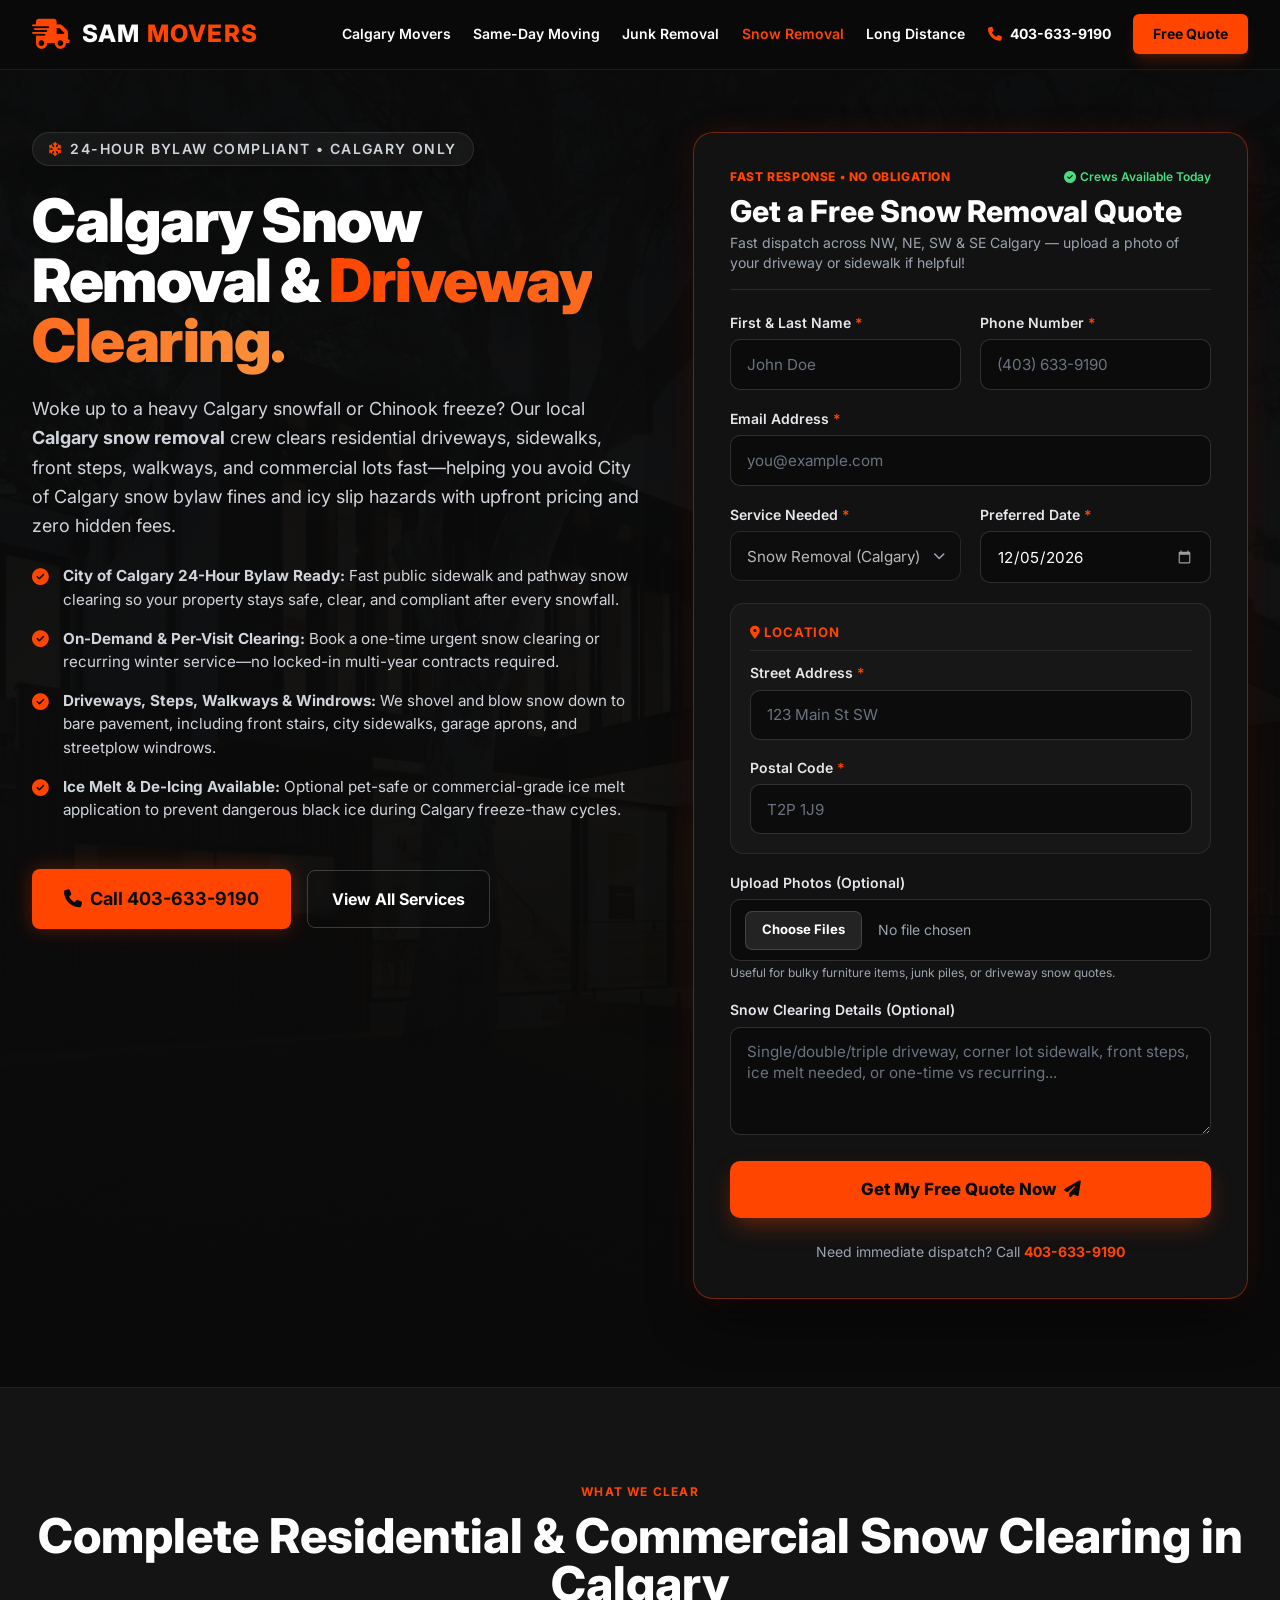
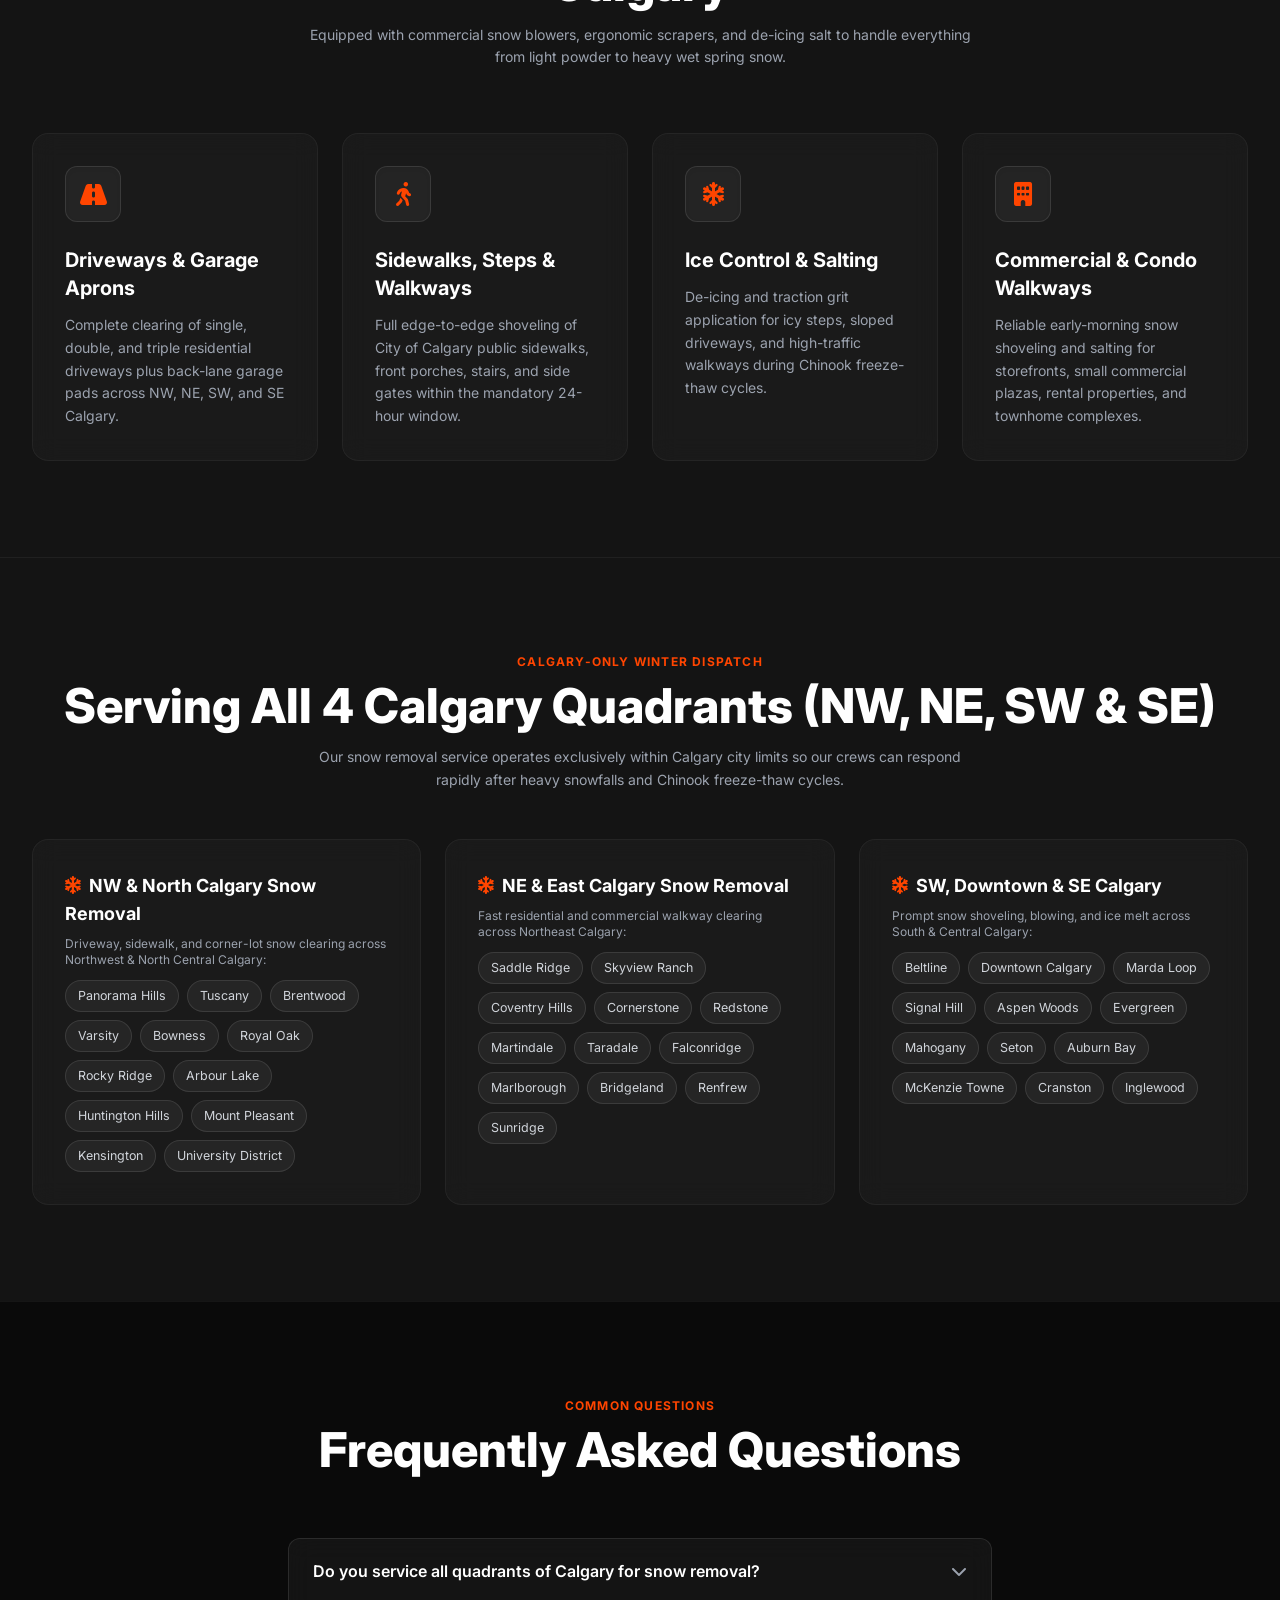
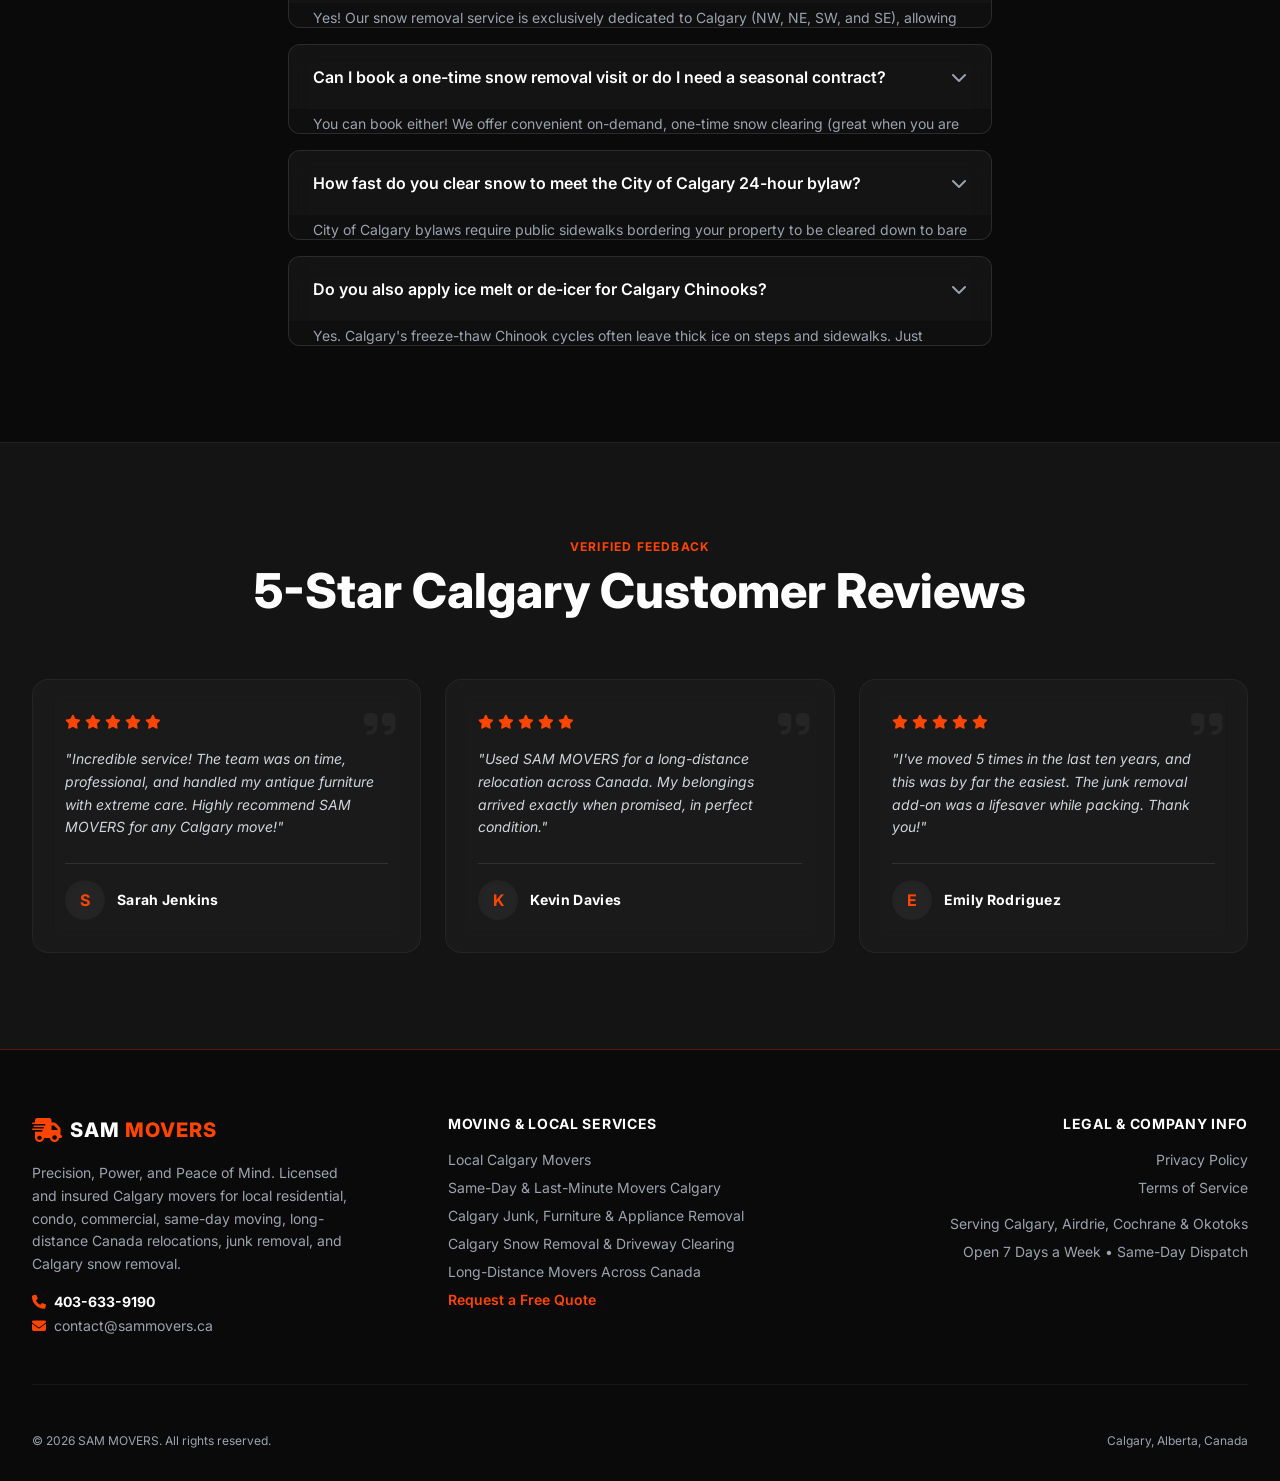
<file: snow-removal-calgary.html>
<!DOCTYPE html>
<html lang="en" class="scroll-smooth">

<head>
  <meta charset="UTF-8">
  <meta name="viewport" content="width=device-width, initial-scale=1.0">
  <meta name="robots" content="index, follow, max-image-preview:large, max-snippet:-1, max-video-preview:-1">
  <meta name="geo.region" content="CA-AB">
  <meta name="geo.placename" content="Calgary">

  <link rel="preload" as="image" href="house.webp" fetchpriority="high">

  <!-- PWA Manifest & Theme Settings -->
  <link rel="apple-touch-icon" sizes="180x180" href="/apple-touch-icon.png">
  <link rel="icon" type="image/png" sizes="32x32" href="/icon-32.png">
  <link rel="icon" type="image/png" sizes="16x16" href="/icon-16.png">
  <link rel="manifest" href="/manifest.json">
  <meta name="theme-color" content="#FF4500">

  <!-- iOS / Safari Support -->
  <meta name="mobile-web-app-capable" content="yes">
  <meta name="apple-mobile-web-app-status-bar-style" content="black-translucent">
  <meta name="apple-mobile-web-app-title" content="SAM MOVERS">
  <link rel="apple-touch-icon" href="/icon-192.png">

  <!-- Primary Meta Tags -->
  <title>Snow Removal Calgary | Residential & Commercial Snow Shoveling | SAM MOVERS</title>
  <link rel="icon" href="/favicon.ico" type="image/x-icon">
  <meta name="title" content="Snow Removal Calgary | Residential & Commercial Snow Shoveling | SAM MOVERS">
  <meta name="description"
    content="Fast, reliable snow removal in Calgary. Same-day driveway, sidewalk, walkway & commercial snow clearing, ice melt salting, and 24-hour City of Calgary bylaw compliance. Call 403-633-9190.">
  <meta name="keywords"
    content="snow removal Calgary, snow shoveling Calgary, driveway snow clearing Calgary, residential snow removal Calgary, commercial snow removal Calgary, sidewalk snow clearing Calgary, ice control Calgary">

  <!-- Canonical Tag -->
  <link rel="canonical" href="https://www.sammovers.ca/snow-removal-calgary.html" />

  <!-- Open Graph / Facebook -->
  <meta property="og:type" content="website">
  <meta property="og:locale" content="en_CA">
  <meta property="og:site_name" content="SAM MOVERS Calgary">
  <meta property="og:url" content="https://www.sammovers.ca/snow-removal-calgary.html">
  <meta property="og:title" content="Snow Removal Calgary | Residential & Commercial Snow Shoveling | SAM MOVERS">
  <meta property="og:description"
    content="Fast, reliable snow removal in Calgary. Same-day driveway, sidewalk, walkway & commercial snow clearing, ice melt salting, and 24-hour City of Calgary bylaw compliance. Call 403-633-9190.">
  <meta property="og:image" content="https://www.sammovers.ca/house.webp">

  <!-- Twitter Card -->
  <meta name="twitter:card" content="summary_large_image">
  <meta name="twitter:title" content="Snow Removal Calgary | Residential & Commercial Snow Shoveling | SAM MOVERS">
  <meta name="twitter:description"
    content="Fast, reliable snow removal in Calgary. Same-day driveway, sidewalk, walkway & commercial snow clearing, ice melt salting, and 24-hour City of Calgary bylaw compliance. Call 403-633-9190.">
  <meta name="twitter:image" content="https://www.sammovers.ca/house.webp">

  <!-- Structured Data (Schema.org JSON-LD) -->
  <script type="application/ld+json">
{
    "@context": "https://schema.org",
    "@type": "MovingCompany",
    "@id": "https://www.sammovers.ca/#organization",
    "name": "SAM MOVERS",
    "alternateName": "SAM Movers Calgary",
    "description": "Licensed and insured Calgary movers providing local residential and commercial moving, same-day emergency moves, junk and furniture removal, Calgary snow removal, and long-distance moving across Canada with zero hidden fees.",
    "url": "https://www.sammovers.ca/",
    "logo": "https://www.sammovers.ca/icon-192.png",
    "image": "https://www.sammovers.ca/house.webp",
    "email": "contact@sammovers.ca",
    "telephone": [
        "+1-403-633-9190"
    ],
    "priceRange": "$$",
    "address": {
        "@type": "PostalAddress",
        "addressLocality": "Calgary",
        "addressRegion": "AB",
        "addressCountry": "CA"
    },
    "geo": {
        "@type": "GeoCoordinates",
        "latitude": 51.0447,
        "longitude": -114.0719
    },
    "openingHoursSpecification": [
        {
            "@type": "OpeningHoursSpecification",
            "dayOfWeek": [
                "Monday",
                "Tuesday",
                "Wednesday",
                "Thursday",
                "Friday",
                "Saturday",
                "Sunday"
            ],
            "opens": "07:00",
            "closes": "21:00"
        }
    ],
    "areaServed": [
        {
            "@type": "City",
            "name": "Calgary"
        },
        {
            "@type": "City",
            "name": "Airdrie"
        },
        {
            "@type": "City",
            "name": "Cochrane"
        },
        {
            "@type": "City",
            "name": "Okotoks"
        },
        {
            "@type": "City",
            "name": "Chestermere"
        },
        {
            "@type": "AdministrativeArea",
            "name": "Alberta"
        },
        {
            "@type": "Country",
            "name": "Canada"
        }
    ],
    "currenciesAccepted": "CAD",
    "paymentAccepted": "Cash, Credit Card, Interac e-Transfer",
    "aggregateRating": {
        "@type": "AggregateRating",
        "ratingValue": "5.0",
        "reviewCount": "42"
    },
    "makesOffer": [
        {
            "@type": "Offer",
            "itemOffered": {
                "@type": "Service",
                "name": "Local Calgary Movers & Residential Moving",
                "url": "https://www.sammovers.ca/calgary-movers.html"
            }
        },
        {
            "@type": "Offer",
            "itemOffered": {
                "@type": "Service",
                "name": "Same-Day & Emergency Movers Calgary",
                "url": "https://www.sammovers.ca/same-day-movers-calgary.html"
            }
        },
        {
            "@type": "Offer",
            "itemOffered": {
                "@type": "Service",
                "name": "Calgary Junk Removal & Furniture Hauling",
                "url": "https://www.sammovers.ca/junk-removal-calgary.html"
            }
        },
        {
            "@type": "Offer",
            "itemOffered": {
                "@type": "Service",
                "name": "Calgary Snow Removal & Driveway Clearing",
                "url": "https://www.sammovers.ca/snow-removal-calgary.html"
            }
        },
        {
            "@type": "Offer",
            "itemOffered": {
                "@type": "Service",
                "name": "Long Distance Moving Across Canada",
                "url": "https://www.sammovers.ca/long-distance-movers-canada.html"
            }
        }
    ]
}
  </script>
  <script type="application/ld+json">
{
    "@context": "https://schema.org",
    "@type": "BreadcrumbList",
    "itemListElement": [
        {
            "@type": "ListItem",
            "position": 1,
            "name": "SAM MOVERS Calgary",
            "item": "https://www.sammovers.ca/"
        },
        {
            "@type": "ListItem",
            "position": 2,
            "name": "Calgary Snow Removal & Driveway Clearing.",
            "item": "https://www.sammovers.ca/snow-removal-calgary.html"
        }
    ]
}
  </script>
  <script type="application/ld+json">
{
    "@context": "https://schema.org",
    "@type": "FAQPage",
    "mainEntity": [
        {
            "@type": "Question",
            "name": "Do you service all quadrants of Calgary for snow removal?",
            "acceptedAnswer": {
                "@type": "Answer",
                "text": "Yes! Our snow removal service is exclusively dedicated to Calgary (NW, NE, SW, and SE), allowing our local crews to respond quickly after heavy snowfalls."
            }
        },
        {
            "@type": "Question",
            "name": "Can I book a one-time snow removal visit or do I need a seasonal contract?",
            "acceptedAnswer": {
                "@type": "Answer",
                "text": "You can book either! We offer convenient on-demand, one-time snow clearing (great when you are away on vacation or after a major storm) as well as recurring winter service with upfront pricing."
            }
        },
        {
            "@type": "Question",
            "name": "How fast do you clear snow to meet the City of Calgary 24-hour bylaw?",
            "acceptedAnswer": {
                "@type": "Answer",
                "text": "City of Calgary bylaws require public sidewalks bordering your property to be cleared down to bare surface within 24 hours after snowfall ends. We dispatch crews early in the morning and throughout the day so your walks and driveway are cleared on time."
            }
        },
        {
            "@type": "Question",
            "name": "Do you also apply ice melt or de-icer for Calgary Chinooks?",
            "acceptedAnswer": {
                "@type": "Answer",
                "text": "Yes. Calgary's freeze-thaw Chinook cycles often leave thick ice on steps and sidewalks. Just mention ice melt or salting in your quote request and our crew will apply it during your visit."
            }
        }
    ]
}
  </script>

  <!-- Preconnect for performance -->
  <link rel="preconnect" href="https://fonts.googleapis.com">
  <link rel="preconnect" href="https://fonts.gstatic.com" crossorigin>

  <!-- Google Fonts: Inter (Non-blocking) -->
  <link rel="stylesheet"
    href="https://fonts.googleapis.com/css2?family=Inter:wght@300;400;500;600;700;800&display=optional" media="print"
    onload="this.media='all'">

  <!-- FontAwesome (Non-blocking) -->
  <link rel="stylesheet" href="https://cdnjs.cloudflare.com/ajax/libs/font-awesome/6.4.0/css/all.min.css" media="print"
    onload="this.media='all'">
  <noscript>
    <link rel="stylesheet"
      href="https://fonts.googleapis.com/css2?family=Inter:wght@300;400;500;600;700;800&display=optional">
    <link rel="stylesheet" href="https://cdnjs.cloudflare.com/ajax/libs/font-awesome/6.4.0/css/all.min.css">
  </noscript>

  <link rel="stylesheet" href="style.css">

  <!-- Google tag (gtag.js) -->
  <script async src="https://www.googletagmanager.com/gtag/js?id=G-NWXWJWYXG3"></script>
  <script>
    window.dataLayer = window.dataLayer || [];
    function gtag() { dataLayer.push(arguments); }
    gtag('js', new Date());
    gtag('config', 'G-NWXWJWYXG3');
  </script>

  <!-- Google tag (gtag.js) event - delayed navigation helper -->
  <script>
    // Helper function to delay opening a URL until a gtag event is sent.
    // Call it in response to an action that should navigate to a URL.
    function gtagSendEvent(url) {
      var callback = function () {
        if (typeof url === 'string') {
          window.location = url;
        }
      };
      if (typeof gtag === 'function') {
        gtag('event', 'conversion_event_request_quote_3', {
          'event_callback': callback,
          'event_timeout': 2000,
          // <event_parameters>
        });
      } else if (typeof url === 'string') {
        window.location = url;
      }
      return false;
    }
  </script>
</head>

<body class="antialiased overflow-x-hidden selection:bg-brand-accent selection:text-white">

  <header id="navbar" class="site-navbar text-white">
    <div class="max-w-7xl mx-auto px-4 sm:px-6 lg:px-8">
      <div class="flex justify-between items-center">
        <a href="/" class="flex items-center cursor-pointer shrink-0" aria-label="SAM MOVERS Calgary Home">
          <i class="fa-solid fa-truck-fast text-brand-accent text-3xl mr-3"></i>
          <div>
            <span class="text-2xl font-extrabold tracking-wider uppercase text-white m-0 leading-none block">SAM
              <span class="text-brand-accent">MOVERS</span>
            </span>
          </div>
        </a>

        <nav class="desktop-nav" aria-label="Main Navigation">
          <a href="calgary-movers.html" class="text-sm font-semibold hover:text-brand-accent transition-colors">Calgary
            Movers</a>
          <a href="same-day-movers-calgary.html"
            class="text-sm font-semibold hover:text-brand-accent transition-colors">Same-Day Moving</a>
          <a href="junk-removal-calgary.html"
            class="text-sm font-semibold hover:text-brand-accent transition-colors">Junk Removal</a>
          <a href="snow-removal-calgary.html" class="text-sm font-semibold text-brand-accent transition-colors">Snow
            Removal</a>
          <a href="long-distance-movers-canada.html"
            class="text-sm font-semibold hover:text-brand-accent transition-colors">Long Distance</a>
          <a href="tel:403-633-9190" onclick="gtagSendEvent('tel:403-633-9190');"
            class="text-sm font-bold text-white hover:text-brand-accent transition-colors"><i
              class="fa-solid fa-phone text-brand-accent mr-2"></i>403-633-9190</a>
          <a href="#quote-box"
            class="px-5 py-2.5 bg-brand-accent hover:bg-brand-accentHover text-brand-dark rounded-md font-bold transition-colors shadow-lg shadow-brand-accent/20 text-sm">Free
            Quote</a>
        </nav>

        <div class="md:hidden flex items-center space-x-2">
          <a href="tel:403-633-9190" onclick="gtagSendEvent('tel:403-633-9190');"
            class="px-3 py-2 bg-brand-accent text-brand-dark rounded-md text-xs font-extrabold">
            <i class="fa-solid fa-phone mr-1"></i> 403-633-9190
          </a>
          <button id="mobile-menu-button" aria-label="Toggle Mobile Menu"
            class="text-gray-300 hover:text-white focus:outline-none p-2">
            <i class="fa-solid fa-bars text-2xl"></i>
          </button>
        </div>
      </div>
    </div>

    <div id="mobile-menu"
      class="hidden md:hidden absolute w-full left-0 top-full bg-brand-dark border-b border-white/10 shadow-2xl">
      <div class="px-4 py-4 space-y-1">
        <a href="/"
          class="mobile-link block px-3 py-3 rounded-md text-base font-medium text-white hover:bg-white/5">Home</a>
        <a href="calgary-movers.html"
          class="mobile-link block px-3 py-3 rounded-md text-base font-medium text-white hover:bg-white/5">Local Calgary
          Movers</a>
        <a href="same-day-movers-calgary.html"
          class="mobile-link block px-3 py-3 rounded-md text-base font-medium text-white hover:bg-white/5">Same-Day
          &amp; Emergency Movers</a>
        <a href="junk-removal-calgary.html"
          class="mobile-link block px-3 py-3 rounded-md text-base font-medium text-white hover:bg-white/5">Calgary Junk
          Removal</a>
        <a href="snow-removal-calgary.html"
          class="mobile-link block px-3 py-3 rounded-md text-base font-medium text-white hover:bg-white/5">Calgary Snow
          Removal</a>
        <a href="long-distance-movers-canada.html"
          class="mobile-link block px-3 py-3 rounded-md text-base font-medium text-white hover:bg-white/5">Long-Distance
          Moving (Canada)</a>
        <a href="#faqs"
          class="mobile-link block px-3 py-3 rounded-md text-base font-medium text-white hover:bg-white/5">FAQs &amp;
          Pricing</a>
        <a href="#quote-box"
          class="mobile-link block px-3 py-3 rounded-md text-base font-bold text-brand-accent hover:bg-white/5">Get
          Instant Free Quote</a>
      </div>
    </div>
  </header>

  <main>
    <section class="hero-section">
      <div class="absolute inset-0 z-0">
        <img src="house.webp" fetchpriority="high" loading="eager"
          alt="Calgary Snow Removal & Driveway Clearing. - SAM MOVERS Calgary"
          class="w-full h-full object-cover opacity-20 object-center" />
        <div class="absolute inset-0 bg-gradient-to-b from-brand-dark/90 via-brand-dark/80 to-brand-dark"></div>
      </div>

      <div class="relative z-10 max-w-7xl mx-auto px-4 sm:px-6 lg:px-8 w-full">
        <div class="hero-split-grid">
          <!-- Left Column: Locked to exact same top level as the right Quote Form -->
          <div class="hero-left-col">
            <div
              class="inline-flex items-center px-4 py-1.5 rounded-full bg-white/5 border border-white/10 text-gray-300 text-xs sm:text-sm font-semibold tracking-widest uppercase mb-6 backdrop-blur-sm shadow-xl">
              <i class="fa-solid fa-snowflake text-brand-accent mr-2"></i> 24-Hour Bylaw Compliant • Calgary Only
            </div>

            <h1 class="text-4xl sm:text-6xl font-black text-white leading-[1.1] mb-6 tracking-tight">
              Calgary Snow Removal &amp; <span
                class="text-transparent bg-clip-text bg-gradient-to-r from-brand-accent to-orange-400">Driveway
                Clearing.</span>
            </h1>

            <p class="text-lg text-gray-300 mb-6 leading-relaxed">
              Woke up to a heavy Calgary snowfall or Chinook freeze? Our local <strong>Calgary snow removal</strong>
              crew clears residential driveways, sidewalks, front steps, walkways, and commercial lots fast—helping you
              avoid City of Calgary snow bylaw fines and icy slip hazards with upfront pricing and zero hidden fees.
            </p>

            <div class="mb-8 w-full">
              <div class="checklist-item"><i class="fa-solid fa-circle-check"></i><span><strong>City of Calgary 24-Hour
                    Bylaw Ready:</strong> Fast public sidewalk and pathway snow clearing so your property stays safe,
                  clear, and compliant after every snowfall.</span></div>
              <div class="checklist-item"><i class="fa-solid fa-circle-check"></i><span><strong>On-Demand &amp;
                    Per-Visit Clearing:</strong> Book a one-time urgent snow clearing or recurring winter service—no
                  locked-in multi-year contracts required.</span></div>
              <div class="checklist-item"><i class="fa-solid fa-circle-check"></i><span><strong>Driveways, Steps,
                    Walkways &amp; Windrows:</strong> We shovel and blow snow down to bare pavement, including front
                  stairs, city sidewalks, garage aprons, and streetplow windrows.</span></div>
              <div class="checklist-item"><i class="fa-solid fa-circle-check"></i><span><strong>Ice Melt &amp; De-Icing
                    Available:</strong> Optional pet-safe or commercial-grade ice melt application to prevent dangerous
                  black ice during Calgary freeze-thaw cycles.</span></div>
            </div>

            <div class="flex flex-col sm:flex-row gap-4 items-center w-full sm:w-auto">
              <a href="tel:403-633-9190" onclick="gtagSendEvent('tel:403-633-9190');"
                class="inline-flex justify-center items-center px-8 py-4 text-lg font-bold rounded-lg text-brand-dark bg-brand-accent hover:bg-brand-accentHover transition duration-300 shadow-[0_0_20px_rgba(255,69,0,0.3)] w-full sm:w-auto">
                <i class="fa-solid fa-phone mr-2"></i> Call 403-633-9190
              </a>
              <a href="/#services"
                class="inline-flex justify-center items-center px-6 py-4 border border-white/20 text-base font-bold rounded-lg text-white hover:bg-white/10 transition duration-300 w-full sm:w-auto backdrop-blur-sm">
                View All Services
              </a>
            </div>
          </div>


          <div id="quote-box" class="hero-quote-card">
            <div class="mb-6 border-b border-white/10 pb-4">
              <div class="flex items-center justify-between mb-2">
                <span class="text-xs font-extrabold uppercase tracking-wider text-brand-accent">Fast Response &bull; No
                  Obligation</span>
                <span class="text-xs text-green-400 font-semibold"><i class="fa-solid fa-circle-check mr-1"></i>Crews
                  Available Today</span>
              </div>
              <h2 class="text-2xl md:text-3xl font-extrabold text-white">Get a Free Snow Removal Quote</h2>
              <p class="text-sm text-gray-400 mt-1">Fast dispatch across NW, NE, SW & SE Calgary — upload a photo of
                your driveway or sidewalk if helpful!</p>
            </div>

            <form id="quote-form" class="quote-form-stack" onsubmit="submitForm(event);">
              <!-- Hidden honeypot field -->
              <div style="display:none;">
                <label for="bot-check">Do not fill this out</label>
                <input type="text" id="bot-check" name="bot-check">
              </div>

              <!-- Row 1: First & Last Name + Phone Number -->
              <div class="quote-row-2col">
                <div>
                  <label for="name" class="quote-label">First &amp; Last Name <span
                      class="text-brand-accent">*</span></label>
                  <input type="text" id="name" name="name" required class="quote-input" placeholder="John Doe">
                </div>
                <div>
                  <label for="phone" class="quote-label">Phone Number <span class="text-brand-accent">*</span></label>
                  <input type="tel" id="phone" name="phone" required class="quote-input" placeholder="(403) 633-9190">
                </div>
              </div>

              <!-- Row 2: Full-Width Email Address -->
              <div>
                <label for="email" class="quote-label">Email Address <span class="text-brand-accent">*</span></label>
                <input type="email" id="email" name="email" required class="quote-input" placeholder="you@example.com">
              </div>

              <!-- Row 3: Service Needed + Preferred Date (Today Allowed!) -->
              <div class="quote-row-2col">
                <div>
                  <label for="moving_type" class="quote-label">Service Needed <span
                      class="text-brand-accent">*</span></label>
                  <div class="relative">
                    <select id="moving_type" name="moving_type" required class="quote-select" disabled>
                      <option value="" disabled>Select service...</option>
                      <option value="Local (Calgary)">Local (Calgary)</option>
                      <option value="Same Day (Calgary)">Same Day (Calgary)</option>
                      <option value="Long Distance (Canada)">Long Distance (Canada)</option>
                      <option value="Junk Removal">Junk Removal (Calgary)</option>
                      <option value="Snow Removal (Calgary)" selected>Snow Removal (Calgary)</option>
                    </select>
                    <div class="pointer-events-none absolute inset-y-0 right-0 flex items-center px-4 text-gray-400">
                      <i class="fa-solid fa-chevron-down text-xs"></i>
                    </div>
                  </div>
                </div>

                <div>
                  <label for="date" class="quote-label">Preferred Date <span class="text-brand-accent">*</span></label>
                  <input type="date" id="date" name="date" required class="quote-input">
                </div>
              </div>

              <!-- Conditionally Displayed Address Fields -->
              <div id="address-fields" class="hidden">
                <div class="address-group-box">
                  <h3 class="address-group-title"><i class="fa-solid fa-location-dot mr-1"></i>Location</h3>
                  <div class="quote-row-2col">
                    <div class="sm:col-span-2">
                      <label for="pickup_street" class="quote-label">Street Address <span
                          class="text-brand-accent">*</span></label>
                      <input type="text" id="pickup_street" name="pickup_street" class="pickup-req quote-input"
                        placeholder="123 Main St SW">
                    </div>
                    <div id="pickup-city-prov" class="hidden sm:col-span-2 quote-row-2col" style="display: none;">
                      <div>
                        <label for="pickup_city" class="quote-label">City <span
                            class="text-brand-accent">*</span></label>
                        <input type="text" id="pickup_city" name="pickup_city" value="Calgary"
                          class="pickup-city-prov-req quote-input" placeholder="Calgary">
                      </div>
                      <div>
                        <label for="pickup_province" class="quote-label">Province <span
                            class="text-brand-accent">*</span></label>
                        <input type="text" id="pickup_province" name="pickup_province" value="AB"
                          class="pickup-city-prov-req quote-input" placeholder="AB">
                      </div>
                    </div>
                    <div class="sm:col-span-2">
                      <label for="pickup_postal" class="quote-label">Postal Code <span
                          class="text-brand-accent">*</span></label>
                      <input type="text" id="pickup_postal" name="pickup_postal" class="pickup-req quote-input"
                        placeholder="T2P 1J9">
                    </div>
                  </div>
                </div>

                <div id="destination-field" class="hidden">
                  <div class="address-group-box">
                    <h3 class="address-group-title"><i class="fa-solid fa-route mr-1"></i> Destination Location</h3>
                    <div class="quote-row-2col">
                      <div class="sm:col-span-2">
                        <label for="destination_street" class="quote-label">Street Address <span
                            class="text-brand-accent">*</span></label>
                        <input type="text" id="destination_street" name="destination_street"
                          class="dest-req quote-input" placeholder="456 Target Rd">
                      </div>
                      <div>
                        <label for="destination_city" class="quote-label">City <span
                            class="text-brand-accent">*</span></label>
                        <input type="text" id="destination_city" name="destination_city" class="dest-req quote-input"
                          placeholder="Vancouver">
                      </div>
                      <div>
                        <label for="destination_province" class="quote-label">Province <span
                            class="text-brand-accent">*</span></label>
                        <input type="text" id="destination_province" name="destination_province"
                          class="dest-req quote-input" placeholder="BC">
                      </div>
                      <div class="sm:col-span-2">
                        <label for="destination_postal" class="quote-label">Postal Code <span
                            class="text-brand-accent">*</span></label>
                        <input type="text" id="destination_postal" name="destination_postal"
                          class="dest-req quote-input" placeholder="V6B 1A1">
                      </div>
                    </div>
                  </div>
                </div>
              </div>

              <!-- Row 4: Upload Photos -->
              <div>
                <label for="images" class="quote-label">Upload Photos (Optional)</label>
                <input type="file" id="images" name="images" multiple accept="image/*" class="quote-file-input">
                <p class="text-xs text-gray-400 mt-1">Useful for bulky furniture items, junk piles, or driveway snow
                  quotes.</p>
              </div>

              <!-- Row 5: Move or Junk Details -->
              <div>
                <label for="message" class="quote-label">Snow Clearing Details (Optional)</label>
                <textarea id="message" name="message" rows="3" class="quote-textarea"
                  placeholder="Single/double/triple driveway, corner lot sidewalk, front steps, ice melt needed, or one-time vs recurring..."></textarea>
              </div>

              <div id="form-message"
                class="hidden p-4 rounded-lg text-sm font-medium transition-all duration-300 border"></div>

              <!-- Row 6: Large Submit Button -->
              <button type="submit" id="submit-btn" class="quote-submit-btn">
                <span>Get My Free Quote Now</span> <i class="fa-solid fa-paper-plane"></i>
              </button>

              <p class="text-center text-sm text-gray-400 pt-1">
                Need immediate dispatch? Call <a href="tel:403-633-9190" onclick="gtagSendEvent('tel:403-633-9190');"
                  class="text-brand-accent font-bold hover:text-white">403-633-9190</a>
              </p>
            </form>
          </div>

        </div>
      </div>
    </section>

    <section class="py-24 bg-brand-charcoal border-t border-white/5">
      <div class="max-w-7xl mx-auto px-4 sm:px-6 lg:px-8">
        <div class="text-center mb-16">
          <p class="text-brand-accent font-bold tracking-widest uppercase text-xs mb-3">What We Clear</p>
          <h2 class="text-3xl md:text-5xl font-extrabold text-white mb-4">Complete Residential & Commercial Snow
            Clearing in Calgary</h2>
          <p class="text-gray-400 max-w-2xl mx-auto text-sm leading-relaxed">Equipped with commercial snow blowers,
            ergonomic scrapers, and de-icing salt to handle everything from light powder to heavy wet spring snow.</p>
        </div>

        <div class="grid grid-cols-1 md:grid-cols-2 lg:grid-cols-4 gap-6">
          <div class="glass-panel rounded-2xl p-8 flex flex-col">
            <div
              class="w-14 h-14 bg-brand-slate border border-white/10 rounded-xl flex items-center justify-center mb-6 shadow-inner">
              <i class="fa-solid fa-road text-2xl text-brand-accent"></i>
            </div>
            <h3 class="text-xl font-bold text-white mb-3">Driveways & Garage Aprons</h3>
            <p class="text-gray-400 text-sm leading-relaxed flex-grow">Complete clearing of single, double, and triple
              residential driveways plus back-lane garage pads across NW, NE, SW, and SE Calgary.</p>
          </div>
          <div class="glass-panel rounded-2xl p-8 flex flex-col">
            <div
              class="w-14 h-14 bg-brand-slate border border-white/10 rounded-xl flex items-center justify-center mb-6 shadow-inner">
              <i class="fa-solid fa-person-walking text-2xl text-brand-accent"></i>
            </div>
            <h3 class="text-xl font-bold text-white mb-3">Sidewalks, Steps & Walkways</h3>
            <p class="text-gray-400 text-sm leading-relaxed flex-grow">Full edge-to-edge shoveling of City of Calgary
              public sidewalks, front porches, stairs, and side gates within the mandatory 24-hour window.</p>
          </div>
          <div class="glass-panel rounded-2xl p-8 flex flex-col">
            <div
              class="w-14 h-14 bg-brand-slate border border-white/10 rounded-xl flex items-center justify-center mb-6 shadow-inner">
              <i class="fa-solid fa-snowflake text-2xl text-brand-accent"></i>
            </div>
            <h3 class="text-xl font-bold text-white mb-3">Ice Control & Salting</h3>
            <p class="text-gray-400 text-sm leading-relaxed flex-grow">De-icing and traction grit application for icy
              steps, sloped driveways, and high-traffic walkways during Chinook freeze-thaw cycles.</p>
          </div>
          <div class="glass-panel rounded-2xl p-8 flex flex-col">
            <div
              class="w-14 h-14 bg-brand-slate border border-white/10 rounded-xl flex items-center justify-center mb-6 shadow-inner">
              <i class="fa-solid fa-building text-2xl text-brand-accent"></i>
            </div>
            <h3 class="text-xl font-bold text-white mb-3">Commercial & Condo Walkways</h3>
            <p class="text-gray-400 text-sm leading-relaxed flex-grow">Reliable early-morning snow shoveling and salting
              for storefronts, small commercial plazas, rental properties, and townhome complexes.</p>
          </div>
        </div>
      </div>
    </section>

    <section id="service-areas" class="py-24 bg-brand-charcoal border-t border-white/5">
      <div class="max-w-7xl mx-auto px-4 sm:px-6 lg:px-8">
        <div class="text-center mb-12">
          <p class="text-brand-accent font-bold tracking-widest uppercase text-xs mb-3">Calgary-Only Winter Dispatch</p>
          <h2 class="text-3xl md:text-5xl font-extrabold text-white mb-4">Serving All 4 Calgary Quadrants (NW, NE, SW
            &amp; SE)</h2>
          <p class="text-gray-400 max-w-2xl mx-auto text-sm leading-relaxed">
            Our snow removal service operates exclusively within Calgary city limits so our crews can respond rapidly
            after heavy snowfalls and Chinook freeze-thaw cycles.
          </p>
        </div>

        <div class="grid grid-cols-1 md:grid-cols-3 gap-6">
          <div class="glass-panel rounded-2xl p-8">
            <h3 class="text-lg font-bold text-white mb-2"><i class="fa-solid fa-snowflake text-brand-accent mr-2"></i>NW
              &amp; North Calgary Snow Removal</h3>
            <p class="text-xs text-gray-400 mb-3">Driveway, sidewalk, and corner-lot snow clearing across Northwest
              &amp; North Central Calgary:</p>
            <div class="area-pill-grid">
              <span class="area-pill">Panorama Hills</span>
              <span class="area-pill">Tuscany</span>
              <span class="area-pill">Brentwood</span>
              <span class="area-pill">Varsity</span>
              <span class="area-pill">Bowness</span>
              <span class="area-pill">Royal Oak</span>
              <span class="area-pill">Rocky Ridge</span>
              <span class="area-pill">Arbour Lake</span>
              <span class="area-pill">Huntington Hills</span>
              <span class="area-pill">Mount Pleasant</span>
              <span class="area-pill">Kensington</span>
              <span class="area-pill">University District</span>
            </div>
          </div>

          <div class="glass-panel rounded-2xl p-8">
            <h3 class="text-lg font-bold text-white mb-2"><i class="fa-solid fa-snowflake text-brand-accent mr-2"></i>NE
              &amp; East Calgary Snow Removal</h3>
            <p class="text-xs text-gray-400 mb-3">Fast residential and commercial walkway clearing across Northeast
              Calgary:</p>
            <div class="area-pill-grid">
              <span class="area-pill">Saddle Ridge</span>
              <span class="area-pill">Skyview Ranch</span>
              <span class="area-pill">Coventry Hills</span>
              <span class="area-pill">Cornerstone</span>
              <span class="area-pill">Redstone</span>
              <span class="area-pill">Martindale</span>
              <span class="area-pill">Taradale</span>
              <span class="area-pill">Falconridge</span>
              <span class="area-pill">Marlborough</span>
              <span class="area-pill">Bridgeland</span>
              <span class="area-pill">Renfrew</span>
              <span class="area-pill">Sunridge</span>
            </div>
          </div>

          <div class="glass-panel rounded-2xl p-8">
            <h3 class="text-lg font-bold text-white mb-2"><i
                class="fa-solid fa-snowflake text-brand-accent mr-2"></i>SW, Downtown &amp; SE Calgary</h3>
            <p class="text-xs text-gray-400 mb-3">Prompt snow shoveling, blowing, and ice melt across South &amp;
              Central Calgary:</p>
            <div class="area-pill-grid">
              <span class="area-pill">Beltline</span>
              <span class="area-pill">Downtown Calgary</span>
              <span class="area-pill">Marda Loop</span>
              <span class="area-pill">Signal Hill</span>
              <span class="area-pill">Aspen Woods</span>
              <span class="area-pill">Evergreen</span>
              <span class="area-pill">Mahogany</span>
              <span class="area-pill">Seton</span>
              <span class="area-pill">Auburn Bay</span>
              <span class="area-pill">McKenzie Towne</span>
              <span class="area-pill">Cranston</span>
              <span class="area-pill">Inglewood</span>
            </div>
          </div>
        </div>
      </div>
    </section>

    <section id="faqs" class="py-24 bg-brand-dark border-t border-white/5">
      <div class="max-w-3xl mx-auto px-4 sm:px-6 lg:px-8">
        <div class="text-center mb-16">
          <p class="text-brand-accent font-bold tracking-widest uppercase text-xs mb-3">Common Questions</p>
          <h2 class="text-3xl md:text-5xl font-extrabold text-white">Frequently Asked Questions</h2>
        </div>
        <div class="space-y-4">
          <div class="glass-panel rounded-xl border border-white/10 overflow-hidden">
            <button
              class="faq-btn w-full px-6 py-5 text-left flex justify-between items-center text-white font-semibold focus:outline-none hover:text-brand-accent transition-colors">
              Do you service all quadrants of Calgary for snow removal?
              <i class="fa-solid fa-chevron-down text-gray-400 transition-transform duration-300"></i>
            </button>
            <div class="faq-content bg-black/20">
              <div class="faq-inner px-6 pb-5 pt-1 text-gray-400 text-sm leading-relaxed">
                Yes! Our snow removal service is exclusively dedicated to Calgary (NW, NE, SW, and SE), allowing our
                local crews to respond quickly after heavy snowfalls.
              </div>
            </div>
          </div>
          <div class="glass-panel rounded-xl border border-white/10 overflow-hidden">
            <button
              class="faq-btn w-full px-6 py-5 text-left flex justify-between items-center text-white font-semibold focus:outline-none hover:text-brand-accent transition-colors">
              Can I book a one-time snow removal visit or do I need a seasonal contract?
              <i class="fa-solid fa-chevron-down text-gray-400 transition-transform duration-300"></i>
            </button>
            <div class="faq-content bg-black/20">
              <div class="faq-inner px-6 pb-5 pt-1 text-gray-400 text-sm leading-relaxed">
                You can book either! We offer convenient on-demand, one-time snow clearing (great when you are away on
                vacation or after a major storm) as well as recurring winter service with upfront pricing.
              </div>
            </div>
          </div>
          <div class="glass-panel rounded-xl border border-white/10 overflow-hidden">
            <button
              class="faq-btn w-full px-6 py-5 text-left flex justify-between items-center text-white font-semibold focus:outline-none hover:text-brand-accent transition-colors">
              How fast do you clear snow to meet the City of Calgary 24-hour bylaw?
              <i class="fa-solid fa-chevron-down text-gray-400 transition-transform duration-300"></i>
            </button>
            <div class="faq-content bg-black/20">
              <div class="faq-inner px-6 pb-5 pt-1 text-gray-400 text-sm leading-relaxed">
                City of Calgary bylaws require public sidewalks bordering your property to be cleared down to bare
                surface within 24 hours after snowfall ends. We dispatch crews early in the morning and throughout the
                day so your walks and driveway are cleared on time.
              </div>
            </div>
          </div>
          <div class="glass-panel rounded-xl border border-white/10 overflow-hidden">
            <button
              class="faq-btn w-full px-6 py-5 text-left flex justify-between items-center text-white font-semibold focus:outline-none hover:text-brand-accent transition-colors">
              Do you also apply ice melt or de-icer for Calgary Chinooks?
              <i class="fa-solid fa-chevron-down text-gray-400 transition-transform duration-300"></i>
            </button>
            <div class="faq-content bg-black/20">
              <div class="faq-inner px-6 pb-5 pt-1 text-gray-400 text-sm leading-relaxed">
                Yes. Calgary's freeze-thaw Chinook cycles often leave thick ice on steps and sidewalks. Just mention ice
                melt or salting in your quote request and our crew will apply it during your visit.
              </div>
            </div>
          </div>
        </div>
      </div>
    </section>

    <section id="reviews" class="py-24 bg-brand-charcoal border-t border-white/5 relative">
      <div class="max-w-7xl mx-auto px-4 sm:px-6 lg:px-8">
        <div class="text-center mb-16">
          <p class="text-brand-accent font-bold tracking-widest uppercase text-xs mb-3">Verified Feedback</p>
          <h2 class="text-3xl md:text-5xl font-extrabold text-white">5-Star Calgary Customer Reviews</h2>
        </div>
        <div id="reviews-container" class="grid grid-cols-1 md:grid-cols-3 gap-6 min-h-[250px]"></div>
      </div>
    </section>
  </main>

  <footer class="bg-brand-dark text-gray-400 pt-16 pb-8 border-t border-brand-accent/30">
    <div class="max-w-7xl mx-auto px-4 sm:px-6 lg:px-8">
      <div class="grid grid-cols-1 md:grid-cols-3 gap-8 mb-12 border-b border-white/5 pb-12">
        <div class="text-center md:text-left">
          <div class="flex items-center justify-center md:justify-start mb-4">
            <i class="fa-solid fa-truck-fast text-brand-accent text-2xl mr-2"></i>
            <span class="text-xl block font-extrabold tracking-wider uppercase text-white">SAM
              <span class="text-brand-accent">MOVERS</span></span>
          </div>
          <p class="text-sm leading-relaxed max-w-xs mx-auto md:mx-0 mb-4">
            Precision, Power, and Peace of Mind. Licensed and insured Calgary movers for local residential, condo,
            commercial, same-day moving, long-distance Canada relocations, junk removal, and Calgary snow removal.
          </p>
          <p class="text-sm font-bold text-white">
            <a href="tel:403-633-9190" onclick="gtagSendEvent('tel:403-633-9190');"
              class="hover:text-brand-accent transition-colors"><i
                class="fa-solid fa-phone text-brand-accent mr-2"></i>403-633-9190</a>
          </p>
          <p class="text-sm mt-1">
            <a href="mailto:contact@sammovers.ca" class="hover:text-brand-accent transition-colors"><i
                class="fa-solid fa-envelope text-brand-accent mr-2"></i>contact@sammovers.ca</a>
          </p>
        </div>

        <div class="text-center md:text-left">
          <h2 class="text-white font-bold mb-4 uppercase tracking-wider text-sm">Moving &amp; Local Services</h2>
          <ul class="space-y-2 text-sm">
            <li><a href="calgary-movers.html" class="hover:text-brand-accent transition-colors">Local Calgary Movers</a>
            </li>
            <li><a href="same-day-movers-calgary.html" class="hover:text-brand-accent transition-colors">Same-Day &amp;
                Last-Minute Movers Calgary</a></li>
            <li><a href="junk-removal-calgary.html" class="hover:text-brand-accent transition-colors">Calgary Junk,
                Furniture &amp; Appliance Removal</a></li>
            <li><a href="snow-removal-calgary.html" class="hover:text-brand-accent transition-colors">Calgary Snow
                Removal &amp; Driveway Clearing</a></li>
            <li><a href="long-distance-movers-canada.html"
                class="hover:text-brand-accent transition-colors">Long-Distance Movers Across Canada</a></li>
            <li><a href="#quote-box" class="text-brand-accent font-semibold hover:text-white transition-colors">Request
                a Free Quote</a></li>
          </ul>
        </div>

        <div class="text-center md:text-right">
          <h2 class="text-white font-bold mb-4 uppercase tracking-wider text-sm">Legal &amp; Company Info</h2>
          <ul class="space-y-2 text-sm">
            <li><button aria-label="Open Privacy Policy" onclick="openModal('privacyModal')"
                class="hover:text-brand-accent transition-colors">Privacy Policy</button></li>
            <li><button aria-label="Open Terms of Service" onclick="openModal('termsModal')"
                class="hover:text-brand-accent transition-colors">Terms of Service</button></li>
            <li class="text-gray-400 pt-2">Serving Calgary, Airdrie, Cochrane &amp; Okotoks</li>
            <li class="text-gray-400">Open 7 Days a Week &bull; Same-Day Dispatch</li>
          </ul>
        </div>
      </div>

      <div class="flex flex-col md:flex-row justify-between items-center text-xs">
        <p>&copy; <span id="year"></span> SAM MOVERS. All rights reserved.</p>
        <p class="mt-2 md:mt-0">Calgary, Alberta, Canada</p>
      </div>
    </div>
  </footer>

  <!-- Sticky Mobile Bottom Call & Quote Bar -->
  <div class="sticky-mobile-cta" role="region" aria-label="Quick Contact Actions">
    <a href="tel:403-633-9190" onclick="gtagSendEvent('tel:403-633-9190');" class="sticky-mobile-btn-call">
      <i class="fa-solid fa-phone text-brand-accent mr-2"></i> Call 403-633-9190
    </a>
    <a href="#quote-box" class="sticky-mobile-btn-quote">
      Free Quote <i class="fa-solid fa-arrow-right ml-1"></i>
    </a>
  </div>

  <!-- Privacy Policy Modal -->
  <div id="privacyModal"
    class="fixed inset-0 z-[100] flex items-center justify-center opacity-0 pointer-events-none transition-opacity duration-300">
    <div class="absolute inset-0 bg-black/80 backdrop-blur-sm" onclick="closeModal('privacyModal')"></div>
    <div
      class="modal-content relative w-full max-w-2xl max-h-[80vh] overflow-y-auto bg-brand-charcoal border border-white/10 p-8 md:p-10 rounded-2xl shadow-2xl scale-95 transition-transform duration-300 m-4">
      <button aria-label="Close Modal" onclick="closeModal('privacyModal')"
        class="absolute top-5 right-5 text-gray-400 hover:text-white bg-white/5 hover:bg-brand-accent rounded-full w-8 h-8 flex items-center justify-center transition-colors">
        <i class="fa-solid fa-xmark"></i>
      </button>
      <h2 class="text-2xl font-bold text-white mb-5 border-b border-white/10 pb-4">Privacy Policy</h2>
      <div class="space-y-4 text-gray-400 text-sm leading-relaxed">
        <p>At SAM MOVERS, located in Calgary, Alberta, we are committed to protecting your privacy and ensuring
          the security of your personal information.</p>
        <h3 class="text-white font-semibold text-base mt-4">1. Information We Collect</h3>
        <p>We collect information you provide directly to us when requesting a quote. This includes your name,
          phone number, email address, move dates, addresses, and optional images.</p>
        <h3 class="text-white font-semibold text-base mt-4">2. How We Use Your Information</h3>
        <p>We use this data strictly to provide accurate quotes, schedule moving, junk removal, or snow removal
          services, and
          communicate with you
          regarding your booking.</p>
      </div>
    </div>
  </div>

  <!-- Terms of Service Modal -->
  <div id="termsModal"
    class="fixed inset-0 z-[100] flex items-center justify-center opacity-0 pointer-events-none transition-opacity duration-300">
    <div class="absolute inset-0 bg-black/80 backdrop-blur-sm" onclick="closeModal('termsModal')"></div>
    <div
      class="modal-content relative w-full max-w-2xl max-h-[80vh] overflow-y-auto bg-brand-charcoal border border-white/10 p-8 md:p-10 rounded-2xl shadow-2xl scale-95 transition-transform duration-300 m-4">
      <button aria-label="Close Modal" onclick="closeModal('termsModal')"
        class="absolute top-5 right-5 text-gray-400 hover:text-white bg-white/5 hover:bg-brand-accent rounded-full w-8 h-8 flex items-center justify-center transition-colors">
        <i class="fa-solid fa-xmark"></i>
      </button>
      <h2 class="text-2xl font-bold text-white mb-5 border-b border-white/10 pb-4">Terms of Service</h2>
      <div class="space-y-4 text-gray-400 text-sm leading-relaxed">
        <p>By accessing our website or booking our services, you agree to be bound by these Terms of Service.</p>
        <h3 class="text-white font-semibold text-base mt-4">1. Estimates and Quotes</h3>
        <p>Quotes provided via the website are transparent estimates based on the inventory, access details, and dates
          provided.</p>
      </div>
    </div>
  </div>

  <!-- Install App Prompt Banner -->
  <div id="pwa-install-banner"
    class="fixed bottom-4 left-4 right-4 max-w-md mx-auto z-50 hidden bg-brand-charcoal/95 border border-brand-accent/40 rounded-2xl p-4 shadow-2xl backdrop-blur-md flex items-center justify-between">
    <div class="flex items-center space-x-3">
      <div
        class="w-11 h-11 bg-brand-slate rounded-xl flex items-center justify-center text-brand-accent text-xl border border-white/10 shrink-0">
        <i class="fa-solid fa-truck-fast"></i>
      </div>
      <div>
        <h4 class="text-sm font-bold text-white leading-tight">Install SAM MOVERS</h4>
        <p id="pwa-banner-text" class="text-xs text-gray-400">Add to your home screen for fast booking.</p>
      </div>
    </div>
    <div class="flex items-center space-x-2 shrink-0">
      <button id="pwa-install-btn"
        class="bg-brand-accent hover:bg-brand-accentHover text-brand-dark text-xs font-bold py-2 px-3.5 rounded-lg transition-colors shadow-md">
        Install
      </button>
      <button id="pwa-dismiss-btn" aria-label="Dismiss Install Prompt"
        class="text-gray-400 hover:text-white p-1 text-sm">
        <i class="fa-solid fa-xmark"></i>
      </button>
    </div>
  </div>

  <script>
    document.getElementById('year').textContent = new Date().getFullYear();

    // Restrict Move Date to Today or Future in USER'S LOCAL TIMEZONE (fixes UTC evening rollover bug)
    const dateInput = document.getElementById('date');
    if (dateInput) {
      const now = new Date();
      const year = now.getFullYear();
      const month = String(now.getMonth() + 1).padStart(2, '0');
      const day = String(now.getDate()).padStart(2, '0');
      const todayLocal = `${year}-${month}-${day}`;
      dateInput.min = todayLocal;
      if (!dateInput.value) {
        dateInput.value = todayLocal;
      }
    }

    // Dynamic Form Logic for Address Fields
    const movingTypeSelect = document.getElementById('moving_type');
    const addressFields = document.getElementById('address-fields');
    const pickupInputs = document.querySelectorAll('.pickup-req');
    const pickupCityProvBox = document.getElementById('pickup-city-prov');
    const pickupCityInput = document.getElementById('pickup_city');
    const pickupProvInput = document.getElementById('pickup_province');
    const destinationField = document.getElementById('destination-field');
    const destInputs = document.querySelectorAll('.dest-req');

    function updateAddressFields() {
      if (!movingTypeSelect || !addressFields) return;
      const val = movingTypeSelect.value;
      if (val) {
        addressFields.classList.remove('hidden');
        pickupInputs.forEach(input => input.required = true);
        if (val === 'Long Distance (Canada)') {
          if (pickupCityProvBox) {
            pickupCityProvBox.classList.remove('hidden');
            pickupCityProvBox.style.display = 'grid';
          }
          if (pickupCityInput) pickupCityInput.required = true;
          if (pickupProvInput) pickupProvInput.required = true;
          destinationField.classList.remove('hidden');
          destinationField.style.display = 'block';
          destInputs.forEach(input => input.required = true);
        } else {
          if (pickupCityProvBox) {
            pickupCityProvBox.classList.add('hidden');
            pickupCityProvBox.style.display = 'none';
          }
          if (pickupCityInput) {
            pickupCityInput.required = false;
            pickupCityInput.value = 'Calgary';
          }
          if (pickupProvInput) {
            pickupProvInput.required = false;
            pickupProvInput.value = 'AB';
          }
          destinationField.classList.add('hidden');
          destinationField.style.display = 'none';
          destInputs.forEach(input => {
            input.required = false;
            input.value = '';
          });
        }
      } else {
        addressFields.classList.add('hidden');
        pickupInputs.forEach(input => input.required = false);
        if (pickupCityProvBox) {
          pickupCityProvBox.classList.add('hidden');
          pickupCityProvBox.style.display = 'none';
        }
        if (destinationField) {
          destinationField.classList.add('hidden');
          destinationField.style.display = 'none';
        }
        if (pickupCityInput) {
          pickupCityInput.required = false;
          pickupCityInput.value = 'Calgary';
        }
        if (pickupProvInput) {
          pickupProvInput.required = false;
          pickupProvInput.value = 'AB';
        }
        destinationField.classList.add('hidden');
        destInputs.forEach(input => input.required = false);
      }
    }

    if (movingTypeSelect) {
      movingTypeSelect.addEventListener('change', updateAddressFields);
      updateAddressFields();
    }

    // Mobile Menu Toggle
    const btn = document.getElementById('mobile-menu-button');
    const menu = document.getElementById('mobile-menu');
    const mobileLinks = document.querySelectorAll('.mobile-link');
    if (btn && menu) {
      btn.addEventListener('click', () => menu.classList.toggle('hidden'));
      mobileLinks.forEach(link => link.addEventListener('click', () => menu.classList.add('hidden')));
    }

    // FAQs
    const faqBtns = document.querySelectorAll('.faq-btn');
    faqBtns.forEach(b => {
      b.addEventListener('click', function () {
        const content = this.nextElementSibling;
        const icon = this.querySelector('i');
        content.classList.toggle('open');
        if (content.classList.contains('open')) {
          icon.classList.remove('fa-chevron-down');
          icon.classList.add('fa-chevron-up', 'text-brand-accent');
        } else {
          icon.classList.remove('fa-chevron-up', 'text-brand-accent');
          icon.classList.add('fa-chevron-down');
        }
      });
    });

    // Modals
    function openModal(modalId) {
      const modal = document.getElementById(modalId);
      const content = modal.querySelector('.modal-content');
      modal.classList.remove('opacity-0', 'pointer-events-none');
      setTimeout(() => {
        content.classList.remove('scale-95');
        content.classList.add('scale-100');
      }, 10);
      document.body.classList.add('overflow-hidden');
    }

    function closeModal(modalId) {
      const modal = document.getElementById(modalId);
      const content = modal.querySelector('.modal-content');
      content.classList.remove('scale-100');
      content.classList.add('scale-95');
      setTimeout(() => {
        modal.classList.add('opacity-0', 'pointer-events-none');
        document.body.classList.remove('overflow-hidden');
      }, 300);
    }

    // Reviews
    const googleReviews = [
      { name: "Sarah Jenkins", text: "Incredible service! The team was on time, professional, and handled my antique furniture with extreme care. Highly recommend SAM MOVERS for any Calgary move!", rating: 5 },
      { name: "Mike Thompson", text: "Used them for a same-day move in Calgary. They were incredibly fast, efficient, and had no hidden fees. Exactly as quoted. The guys worked incredibly hard.", rating: 5 },
      { name: "Emily Rodriguez", text: "I've moved 5 times in the last ten years, and this was by far the easiest. The junk removal add-on was a lifesaver while packing. Thank you!", rating: 5 },
      { name: "David L.", text: "Punctual and very respectful of our property. They wrapped all the fragile items perfectly for our long-distance move to BC. Great experience.", rating: 5 },
      { name: "TechCorp Solutions", text: "Our commercial office move went seamlessly over the weekend. We were up and running on Monday morning without a single hitch.", rating: 5 },
      { name: "Jessica M.", text: "Fantastic crew! They navigated three flights of narrow stairs with our heavy couches without a single complaint or scratch on the walls.", rating: 5 },
      { name: "Robert B.", text: "Booking was easy, rates were highly competitive, and the movers were fantastic. They really took the stress out of moving day for my family.", rating: 5 },
      { name: "Amanda W.", text: "Showed up right on time, worked fast but carefully. Their trucks are super clean and well-equipped too! 10/10 would use them again.", rating: 5 },
      { name: "Kevin Davies", text: "Used SAM MOVERS for a long-distance relocation across Canada. My belongings arrived exactly when promised, in perfect condition.", rating: 5 },
      { name: "Linda Foster", text: "Needed emergency junk removal and a quick local move. They stepped up immediately. The team was friendly, polite, and insanely strong!", rating: 5 }
    ];

    function renderRandomReviews() {
      const container = document.getElementById('reviews-container');
      if (!container) return;
      const shuffled = [...googleReviews].sort(() => 0.5 - Math.random());
      const selected = shuffled.slice(0, 3);
      let starsHtml = '<i class="fa-solid fa-star text-brand-accent text-sm"></i>'.repeat(5);

      container.innerHTML = selected.map(review => `
                <div class="glass-panel p-8 rounded-2xl relative flex flex-col justify-between">
                    <i class="fa-solid fa-quote-right absolute top-6 right-6 text-4xl text-white/5"></i>
                    <div>
                        <div class="flex space-x-1 mb-4">${starsHtml}</div>
                        <p class="text-gray-300 mb-6 italic text-sm leading-relaxed">"${review.text}"</p>
                    </div>
                    <div class="font-bold text-white flex items-center mt-auto border-t border-white/10 pt-4">
                        <div class="w-10 h-10 bg-brand-slate rounded-full flex items-center justify-center text-brand-accent mr-3 font-bold shadow-inner">
                            ${review.name.charAt(0)}
                        </div>
                        <span class="text-sm tracking-wide">${review.name}</span>
                    </div>
                </div>
            `).join('');
    }
    renderRandomReviews();

    // Form Handler with Google Ads Conversion Firing
    function showMessage(msg, isError = false) {
      const box = document.getElementById('form-message');
      box.innerHTML = msg;
      box.className = 'p-4 rounded-lg text-sm font-medium transition-all duration-300 block mb-4 ' +
        (isError ? 'bg-red-900/20 text-red-400 border border-red-500/30' : 'bg-green-900/20 text-green-400 border border-green-500/30');
      setTimeout(() => { box.classList.add('hidden'); box.classList.remove('block'); }, 8000);
    }

    async function submitForm(event) {
      event.preventDefault();
      const form = event.target;

      const honeypot = document.getElementById('bot-check').value;
      if (honeypot !== "") {
        showMessage('<i class="fa-solid fa-circle-check mr-2"></i> Request sent! We will contact you shortly to confirm your move details.');
        form.reset();
        return;
      }

      const btn = document.getElementById('submit-btn');
      const originalText = btn.innerHTML;
      btn.innerHTML = '<span>Sending Request...</span> <i class="fa-solid fa-spinner fa-spin"></i>';
      btn.disabled = true;
      document.getElementById('form-message').classList.add('hidden');

      const encodedUrl = 'aHR0cHM6Ly9zY3JpcHQuZ29vZ2xlLmNvbS9tYWNyb3Mvcy9BS2Z5Y2J5LXI5TU5aRFhZWWhfSDU4SlN0NFV0RWNKZ3I0SmdoRVlhcE1JU08xQ1lwanhEb2ZDMGkwcVh4T3Q1blRzanBZUC01dy9leGVj';
      const APPS_SCRIPT_URL = atob(encodedUrl);

      try {
        const fileInput = document.getElementById('images');
        const files = fileInput ? fileInput.files : [];

        const readFileAsBase64 = (file) => {
          return new Promise((resolve, reject) => {
            const reader = new FileReader();
            reader.onload = () => resolve({
              name: file.name,
              type: file.type,
              base64: reader.result
            });
            reader.onerror = reject;
            reader.readAsDataURL(file);
          });
        };

        const imageDataList = await Promise.all(Array.from(files).map(readFileAsBase64));

        const payload = {
          name: form.name.value,
          phone: form.phone.value,
          email: form.email.value,
          moving_type: form.moving_type.value,
          date: form.date.value,
          pickup_street: form.pickup_street ? form.pickup_street.value : '',
          pickup_city: (form.moving_type.value === 'Long Distance (Canada)' && form.pickup_city && form.pickup_city.value) ? form.pickup_city.value : 'Calgary',
          pickup_province: (form.moving_type.value === 'Long Distance (Canada)' && form.pickup_province && form.pickup_province.value) ? form.pickup_province.value : 'AB',
          pickup_postal: form.pickup_postal ? form.pickup_postal.value : '',
          destination_street: form.destination_street ? form.destination_street.value : '',
          destination_city: form.destination_city ? form.destination_city.value : '',
          destination_province: form.destination_province ? form.destination_province.value : '',
          destination_postal: form.destination_postal ? form.destination_postal.value : '',
          message: form.message.value,
          images: imageDataList
        };

        await fetch(APPS_SCRIPT_URL, {
          method: 'POST',
          mode: 'no-cors',
          headers: { 'Content-Type': 'text/plain;charset=utf-8' },
          body: JSON.stringify(payload)
        });

        gtagSendEvent();

        showMessage('<i class="fa-solid fa-circle-check mr-2"></i> Request sent! We will contact you shortly to confirm your move details.');
        form.reset();
        if (dateInput) {
          const now = new Date();
          dateInput.value = `${now.getFullYear()}-${String(now.getMonth() + 1).padStart(2, '0')}-${String(now.getDate()).padStart(2, '0')}`;
        }
        updateAddressFields();
      } catch (error) {
        showMessage('<i class="fa-solid fa-triangle-exclamation mr-2"></i> Failed to send. Please call us directly at 403-633-9190.', true);
      } finally {
        btn.innerHTML = originalText;
        btn.disabled = false;
      }
    }

    // Register Service Worker
    if ('serviceWorker' in navigator) {
      window.addEventListener('load', () => {
        navigator.serviceWorker.register('/sw.js');
      });
    }

    // Handle App Install Prompt
    let deferredPrompt;
    const installBanner = document.getElementById('pwa-install-banner');
    const installBtn = document.getElementById('pwa-install-btn');
    const dismissBtn = document.getElementById('pwa-dismiss-btn');
    const bannerText = document.getElementById('pwa-banner-text');
    const isDismissed = localStorage.getItem('pwaPromptDismissed') === 'true';

    window.addEventListener('beforeinstallprompt', (e) => {
      e.preventDefault();
      deferredPrompt = e;
      if (!isDismissed && installBanner) {
        installBanner.classList.remove('hidden');
      }
    });

    if (installBtn) {
      installBtn.addEventListener('click', async () => {
        if (deferredPrompt) {
          deferredPrompt.prompt();
          await deferredPrompt.userChoice;
          deferredPrompt = null;
          installBanner.classList.add('hidden');
        }
      });
    }

    const isIos = () => /iphone|ipad|ipod/.test(window.navigator.userAgent.toLowerCase());
    const isInStandaloneMode = () => ('standalone' in window.navigator) && (window.navigator.standalone);

    if (isIos() && !isInStandaloneMode() && !isDismissed && installBanner) {
      bannerText.innerHTML = 'Tap <i class="fa-solid fa-arrow-up-from-bracket mx-1 text-brand-dark"></i> then <b>"Add to Home Screen"</b>';
      installBtn.classList.add('hidden');
      installBanner.classList.remove('hidden');
    }

    if (dismissBtn) {
      dismissBtn.addEventListener('click', () => {
        installBanner.classList.add('hidden');
        localStorage.setItem('pwaPromptDismissed', 'true');
      });
    }
  </script>
</body>

</html>
</file>
<file: style.css>
*, :after, :before {
  --tw-border-spacing-x: 0;
  --tw-border-spacing-y: 0;
  --tw-translate-x: 0;
  --tw-translate-y: 0;
  --tw-rotate: 0;
  --tw-skew-x: 0;
  --tw-skew-y: 0;
  --tw-scale-x: 1;
  --tw-scale-y: 1;
  --tw-pan-x: ;
  --tw-pan-y: ;
  --tw-pinch-zoom: ;
  --tw-scroll-snap-strictness: proximity;
  --tw-gradient-from-position: ;
  --tw-gradient-via-position: ;
  --tw-gradient-to-position: ;
  --tw-ordinal: ;
  --tw-slashed-zero: ;
  --tw-numeric-figure: ;
  --tw-numeric-spacing: ;
  --tw-numeric-fraction: ;
  --tw-ring-inset: ;
  --tw-ring-offset-width: 0px;
  --tw-ring-offset-color: #fff;
  --tw-ring-color: rgba(59, 130, 246, .5);
  --tw-ring-offset-shadow: 0 0 #0000;
  --tw-ring-shadow: 0 0 #0000;
  --tw-shadow: 0 0 #0000;
  --tw-shadow-colored: 0 0 #0000;
  --tw-blur: ;
  --tw-brightness: ;
  --tw-contrast: ;
  --tw-grayscale: ;
  --tw-hue-rotate: ;
  --tw-invert: ;
  --tw-saturate: ;
  --tw-sepia: ;
  --tw-drop-shadow: ;
  --tw-backdrop-blur: ;
  --tw-backdrop-brightness: ;
  --tw-backdrop-contrast: ;
  --tw-backdrop-grayscale: ;
  --tw-backdrop-hue-rotate: ;
  --tw-backdrop-invert: ;
  --tw-backdrop-opacity: ;
  --tw-backdrop-saturate: ;
  --tw-backdrop-sepia: ;
  --tw-contain-size: ;
  --tw-contain-layout: ;
  --tw-contain-paint: ;
  --tw-contain-style:
}

::backdrop {
  --tw-border-spacing-x: 0;
  --tw-border-spacing-y: 0;
  --tw-translate-x: 0;
  --tw-translate-y: 0;
  --tw-rotate: 0;
  --tw-skew-x: 0;
  --tw-skew-y: 0;
  --tw-scale-x: 1;
  --tw-scale-y: 1;
  --tw-pan-x: ;
  --tw-pan-y: ;
  --tw-pinch-zoom: ;
  --tw-scroll-snap-strictness: proximity;
  --tw-gradient-from-position: ;
  --tw-gradient-via-position: ;
  --tw-gradient-to-position: ;
  --tw-ordinal: ;
  --tw-slashed-zero: ;
  --tw-numeric-figure: ;
  --tw-numeric-spacing: ;
  --tw-numeric-fraction: ;
  --tw-ring-inset: ;
  --tw-ring-offset-width: 0px;
  --tw-ring-offset-color: #fff;
  --tw-ring-color: rgba(59, 130, 246, .5);
  --tw-ring-offset-shadow: 0 0 #0000;
  --tw-ring-shadow: 0 0 #0000;
  --tw-shadow: 0 0 #0000;
  --tw-shadow-colored: 0 0 #0000;
  --tw-blur: ;
  --tw-brightness: ;
  --tw-contrast: ;
  --tw-grayscale: ;
  --tw-hue-rotate: ;
  --tw-invert: ;
  --tw-saturate: ;
  --tw-sepia: ;
  --tw-drop-shadow: ;
  --tw-backdrop-blur: ;
  --tw-backdrop-brightness: ;
  --tw-backdrop-contrast: ;
  --tw-backdrop-grayscale: ;
  --tw-backdrop-hue-rotate: ;
  --tw-backdrop-invert: ;
  --tw-backdrop-opacity: ;
  --tw-backdrop-saturate: ;
  --tw-backdrop-sepia: ;
  --tw-contain-size: ;
  --tw-contain-layout: ;
  --tw-contain-paint: ;
  --tw-contain-style:
}

/*! tailwindcss v3.4.17 | MIT License | https://tailwindcss.com*/
*, :after, :before {
  box-sizing: border-box;
  border: 0 solid #e5e7eb
}

:after, :before {
  --tw-content: ""
}

:host, html {
  line-height: 1.5;
  -webkit-text-size-adjust: 100%;
  -moz-tab-size: 4;
  -o-tab-size: 4;
  tab-size: 4;
  font-family: Inter, sans-serif;
  font-feature-settings: normal;
  font-variation-settings: normal;
  -webkit-tap-highlight-color: transparent
}

body {
  margin: 0;
  line-height: inherit
}

hr {
  height: 0;
  color: inherit;
  border-top-width: 1px
}

abbr:where([title]) {
  -webkit-text-decoration: underline dotted;
  text-decoration: underline dotted
}

h1, h2, h3, h4, h5, h6 {
  font-size: inherit;
  font-weight: inherit
}

a {
  color: inherit;
  text-decoration: inherit
}

b, strong {
  font-weight: bolder
}

code, kbd, pre, samp {
  font-family: ui-monospace, SFMono-Regular, Menlo, Monaco, Consolas, Liberation Mono, Courier New, monospace;
  font-feature-settings: normal;
  font-variation-settings: normal;
  font-size: 1em
}

small {
  font-size: 80%
}

sub, sup {
  font-size: 75%;
  line-height: 0;
  position: relative;
  vertical-align: baseline
}

sub {
  bottom: -.25em
}

sup {
  top: -.5em
}

table {
  text-indent: 0;
  border-color: inherit;
  border-collapse: collapse
}

button, input, optgroup, select, textarea {
  font-family: inherit;
  font-feature-settings: inherit;
  font-variation-settings: inherit;
  font-size: 100%;
  font-weight: inherit;
  line-height: inherit;
  letter-spacing: inherit;
  color: inherit;
  margin: 0;
  padding: 0
}

button, select {
  text-transform: none
}

button, input:where([type=button]), input:where([type=reset]), input:where([type=submit]) {
  -webkit-appearance: button;
  background-color: transparent;
  background-image: none
}

:-moz-focusring {
  outline: auto
}

:-moz-ui-invalid {
  box-shadow: none
}

progress {
  vertical-align: baseline
}

::-webkit-inner-spin-button, ::-webkit-outer-spin-button {
  height: auto
}

[type=search] {
  -webkit-appearance: textfield;
  outline-offset: -2px
}

::-webkit-search-decoration {
  -webkit-appearance: none
}

::-webkit-file-upload-button {
  -webkit-appearance: button;
  font: inherit
}

summary {
  display: list-item
}

blockquote, dd, dl, figure, h1, h2, h3, h4, h5, h6, hr, p, pre {
  margin: 0
}

fieldset {
  margin: 0
}

fieldset, legend {
  padding: 0
}

menu, ol, ul {
  list-style: none;
  margin: 0;
  padding: 0
}

dialog {
  padding: 0
}

textarea {
  resize: vertical
}

input::-moz-placeholder, textarea::-moz-placeholder {
  opacity: 1;
  color: #9ca3af
}

input::placeholder, textarea::placeholder {
  opacity: 1;
  color: #9ca3af
}

[role=button], button {
  cursor: pointer
}

:disabled {
  cursor: default
}

audio, canvas, embed, iframe, img, object, svg, video {
  display: block;
  vertical-align: middle
}

img, video {
  max-width: 100%;
  height: auto
}

[hidden]:where(:not([hidden=until-found])) {
  display: none
}

body {
  font-family: Inter, sans-serif;
  background-color: #0a0a0a;
  color: #f3f4f6
}

::-webkit-scrollbar {
  width: 8px
}

::-webkit-scrollbar-track {
  background: #0a0a0a
}

::-webkit-scrollbar-thumb {
  background: #242424;
  border-radius: 4px
}

::-webkit-scrollbar-thumb:hover {
  background: #ff4500
}

input[type=date]::-webkit-calendar-picker-indicator {
  filter: invert(1);
  opacity: .6;
  cursor: pointer
}

.\!container {
  width: 100% !important
}

.container {
  width: 100%
}

@media (min-width:640px) {
  .\!container {
    max-width: 640px !important
  }

  .container {
    max-width: 640px
  }
}

@media (min-width:768px) {
  .\!container {
    max-width: 768px !important
  }

  .container {
    max-width: 768px
  }
}

@media (min-width:1024px) {
  .\!container {
    max-width: 1024px !important
  }

  .container {
    max-width: 1024px
  }
}

@media (min-width:1280px) {
  .\!container {
    max-width: 1280px !important
  }

  .container {
    max-width: 1280px
  }
}

@media (min-width:1536px) {
  .\!container {
    max-width: 1536px !important
  }

  .container {
    max-width: 1536px
  }
}

.glass-panel {
  background: rgba(36, 36, 36, .4);
  backdrop-filter: blur(12px);
  -webkit-backdrop-filter: blur(12px);
  border: 1px solid hsla(0, 0%, 100%, .05);
  transition: all .3s ease
}

.glass-panel:hover {
  border-color: rgba(255, 69, 0, .4);
  background: rgba(36, 36, 36, .6);
  transform: translateY(-4px);
  box-shadow: 0 10px 30px -10px rgba(255, 69, 0, .15)
}

.faq-content {
  display: grid;
  grid-template-rows: 0fr;
  transition: grid-template-rows .3s ease-out
}

.faq-content.open {
  grid-template-rows: 1fr
}

.faq-inner {
  overflow: hidden
}

.pointer-events-none {
  pointer-events: none
}

.fixed {
  position: fixed
}

.absolute {
  position: absolute
}

.relative {
  position: relative
}

.inset-0 {
  inset: 0
}

.inset-y-0 {
  top: 0;
  bottom: 0
}

.bottom-4 {
  bottom: 1rem
}

.left-0 {
  left: 0
}

.left-4 {
  left: 1rem
}

.right-0 {
  right: 0
}

.right-4 {
  right: 1rem
}

.right-5 {
  right: 1.25rem
}

.right-6 {
  right: 1.5rem
}

.top-0 {
  top: 0
}

.top-5 {
  top: 1.25rem
}

.top-6 {
  top: 1.5rem
}

.top-full {
  top: 100%
}

.z-0 {
  z-index: 0
}

.z-10 {
  z-index: 10
}

.z-50 {
  z-index: 50
}

.z-\[100\] {
  z-index: 100
}

.m-0 {
  margin: 0
}

.m-4 {
  margin: 1rem
}

.mx-1 {
  margin-left: .25rem;
  margin-right: .25rem
}

.mx-auto {
  margin-left: auto;
  margin-right: auto
}

.mb-1 {
  margin-bottom: .25rem
}

.mb-10 {
  margin-bottom: 2.5rem
}

.mb-12 {
  margin-bottom: 3rem
}

.mb-16 {
  margin-bottom: 4rem
}

.mb-3 {
  margin-bottom: .75rem
}

.mb-4 {
  margin-bottom: 1rem
}

.mb-5 {
  margin-bottom: 1.25rem
}

.mb-6 {
  margin-bottom: 1.5rem
}

.mb-8 {
  margin-bottom: 2rem
}

.ml-2 {
  margin-left: .5rem
}

.ml-4 {
  margin-left: 1rem
}

.mr-2 {
  margin-right: .5rem
}

.mr-3 {
  margin-right: .75rem
}

.mt-1 {
  margin-top: .25rem
}

.mt-12 {
  margin-top: 3rem
}

.mt-2 {
  margin-top: .5rem
}

.mt-4 {
  margin-top: 1rem
}

.mt-auto {
  margin-top: auto
}

.block {
  display: block
}

.flex {
  display: flex
}

.inline-flex {
  display: inline-flex
}

.grid {
  display: grid
}

.hidden {
  display: none
}

.h-10 {
  height: 2.5rem
}

.h-11 {
  height: 2.75rem
}

.h-14 {
  height: 3.5rem
}

.h-8 {
  height: 2rem
}

.h-full {
  height: 100%
}

.max-h-\[80vh\] {
  max-height: 80vh
}

.min-h-\[250px\] {
  min-height: 250px
}

.min-h-screen {
  min-height: 100vh
}

.w-10 {
  width: 2.5rem
}

.w-11 {
  width: 2.75rem
}

.w-14 {
  width: 3.5rem
}

.w-8 {
  width: 2rem
}

.w-full {
  width: 100%
}

.max-w-2xl {
  max-width: 42rem
}

.max-w-3xl {
  max-width: 48rem
}

.max-w-5xl {
  max-width: 64rem
}

.max-w-6xl {
  max-width: 72rem
}

.max-w-7xl {
  max-width: 80rem
}

.max-w-md {
  max-width: 28rem
}

.max-w-xs {
  max-width: 20rem
}

.shrink-0 {
  flex-shrink: 0
}

.flex-grow {
  flex-grow: 1
}

.scale-100 {
  --tw-scale-x: 1;
  --tw-scale-y: 1
}

.scale-100, .scale-95 {
  transform: translate(var(--tw-translate-x), var(--tw-translate-y)) rotate(var(--tw-rotate)) skewX(var(--tw-skew-x)) skewY(var(--tw-skew-y)) scaleX(var(--tw-scale-x)) scaleY(var(--tw-scale-y))
}

.scale-95 {
  --tw-scale-x: .95;
  --tw-scale-y: .95
}

.transform {
  transform: translate(var(--tw-translate-x), var(--tw-translate-y)) rotate(var(--tw-rotate)) skewX(var(--tw-skew-x)) skewY(var(--tw-skew-y)) scaleX(var(--tw-scale-x)) scaleY(var(--tw-scale-y))
}

.cursor-pointer {
  cursor: pointer
}

.resize-none {
  resize: none
}

.appearance-none {
  -webkit-appearance: none;
  -moz-appearance: none;
  appearance: none
}

.grid-cols-1 {
  grid-template-columns: repeat(1, minmax(0, 1fr))
}

.flex-col {
  flex-direction: column
}

.items-start {
  align-items: flex-start
}

.items-center {
  align-items: center
}

.justify-center {
  justify-content: center
}

.justify-between {
  justify-content: space-between
}

.gap-4 {
  gap: 1rem
}

.gap-5 {
  gap: 1.25rem
}

.gap-6 {
  gap: 1.5rem
}

.gap-8 {
  gap: 2rem
}

.space-x-1>:not([hidden])~:not([hidden]) {
  --tw-space-x-reverse: 0;
  margin-right: calc(.25rem*var(--tw-space-x-reverse));
  margin-left: calc(.25rem*(1 - var(--tw-space-x-reverse)))
}

.space-x-2>:not([hidden])~:not([hidden]) {
  --tw-space-x-reverse: 0;
  margin-right: calc(.5rem*var(--tw-space-x-reverse));
  margin-left: calc(.5rem*(1 - var(--tw-space-x-reverse)))
}

.space-x-3>:not([hidden])~:not([hidden]) {
  --tw-space-x-reverse: 0;
  margin-right: calc(.75rem*var(--tw-space-x-reverse));
  margin-left: calc(.75rem*(1 - var(--tw-space-x-reverse)))
}

.space-x-8>:not([hidden])~:not([hidden]) {
  --tw-space-x-reverse: 0;
  margin-right: calc(2rem*var(--tw-space-x-reverse));
  margin-left: calc(2rem*(1 - var(--tw-space-x-reverse)))
}

.space-y-1>:not([hidden])~:not([hidden]) {
  --tw-space-y-reverse: 0;
  margin-top: calc(.25rem*(1 - var(--tw-space-y-reverse)));
  margin-bottom: calc(.25rem*var(--tw-space-y-reverse))
}

.space-y-2>:not([hidden])~:not([hidden]) {
  --tw-space-y-reverse: 0;
  margin-top: calc(.5rem*(1 - var(--tw-space-y-reverse)));
  margin-bottom: calc(.5rem*var(--tw-space-y-reverse))
}

.space-y-4>:not([hidden])~:not([hidden]) {
  --tw-space-y-reverse: 0;
  margin-top: calc(1rem*(1 - var(--tw-space-y-reverse)));
  margin-bottom: calc(1rem*var(--tw-space-y-reverse))
}

.space-y-5>:not([hidden])~:not([hidden]) {
  --tw-space-y-reverse: 0;
  margin-top: calc(1.25rem*(1 - var(--tw-space-y-reverse)));
  margin-bottom: calc(1.25rem*var(--tw-space-y-reverse))
}

.space-y-8>:not([hidden])~:not([hidden]) {
  --tw-space-y-reverse: 0;
  margin-top: calc(2rem*(1 - var(--tw-space-y-reverse)));
  margin-bottom: calc(2rem*var(--tw-space-y-reverse))
}

.overflow-hidden {
  overflow: hidden
}

.overflow-y-auto {
  overflow-y: auto
}

.overflow-x-hidden {
  overflow-x: hidden
}

.scroll-smooth {
  scroll-behavior: smooth
}

.break-all {
  word-break: break-all
}

.rounded-2xl {
  border-radius: 1rem
}

.rounded-3xl {
  border-radius: 1.5rem
}

.rounded-full {
  border-radius: 9999px
}

.rounded-lg {
  border-radius: .5rem
}

.rounded-md {
  border-radius: .375rem
}

.rounded-xl {
  border-radius: .75rem
}

.border {
  border-width: 1px
}

.border-y {
  border-top-width: 1px
}

.border-b, .border-y {
  border-bottom-width: 1px
}

.border-r {
  border-right-width: 1px
}

.border-t {
  border-top-width: 1px
}

.border-brand-accent\/30 {
  border-color: rgba(255, 69, 0, .3)
}

.border-brand-accent\/40 {
  border-color: rgba(255, 69, 0, .4)
}

.border-green-500\/30 {
  border-color: rgba(34, 197, 94, .3)
}

.border-red-500\/30 {
  border-color: rgba(239, 68, 68, .3)
}

.border-transparent {
  border-color: transparent
}

.border-white\/10 {
  border-color: hsla(0, 0%, 100%, .1)
}

.border-white\/20 {
  border-color: hsla(0, 0%, 100%, .2)
}

.border-white\/5 {
  border-color: hsla(0, 0%, 100%, .05)
}

.bg-black\/20 {
  background-color: rgba(0, 0, 0, .2)
}

.bg-black\/80 {
  background-color: rgba(0, 0, 0, .8)
}

.bg-brand-accent {
  --tw-bg-opacity: 1;
  background-color: rgb(255 69 0/var(--tw-bg-opacity, 1))
}

.bg-brand-charcoal {
  --tw-bg-opacity: 1;
  background-color: rgb(20 20 20/var(--tw-bg-opacity, 1))
}

.bg-brand-charcoal\/95 {
  background-color: hsla(0, 0%, 8%, .95)
}

.bg-brand-dark {
  --tw-bg-opacity: 1;
  background-color: rgb(10 10 10/var(--tw-bg-opacity, 1))
}

.bg-brand-dark\/50 {
  background-color: hsla(0, 0%, 4%, .5)
}

.bg-brand-dark\/95 {
  background-color: hsla(0, 0%, 4%, .95)
}

.bg-brand-slate {
  --tw-bg-opacity: 1;
  background-color: rgb(36 36 36/var(--tw-bg-opacity, 1))
}

.bg-brand-slate\/40 {
  background-color: rgba(36, 36, 36, .4)
}

.bg-green-900\/20 {
  background-color: rgba(20, 83, 45, .2)
}

.bg-red-900\/20 {
  background-color: rgba(127, 29, 29, .2)
}

.bg-transparent {
  background-color: transparent
}

.bg-white\/5 {
  background-color: hsla(0, 0%, 100%, .05)
}

.bg-gradient-to-b {
  background-image: linear-gradient(to bottom, var(--tw-gradient-stops))
}

.bg-gradient-to-r {
  background-image: linear-gradient(to right, var(--tw-gradient-stops))
}

.from-brand-accent {
  --tw-gradient-from: #ff4500 var(--tw-gradient-from-position);
  --tw-gradient-to: rgba(255, 69, 0, 0) var(--tw-gradient-to-position);
  --tw-gradient-stops: var(--tw-gradient-from), var(--tw-gradient-to)
}

.from-brand-dark\/90 {
  --tw-gradient-from: hsla(0, 0%, 4%, .9) var(--tw-gradient-from-position);
  --tw-gradient-to: hsla(0, 0%, 4%, 0) var(--tw-gradient-to-position);
  --tw-gradient-stops: var(--tw-gradient-from), var(--tw-gradient-to)
}

.via-brand-dark\/80 {
  --tw-gradient-to: hsla(0, 0%, 4%, 0) var(--tw-gradient-to-position);
  --tw-gradient-stops: var(--tw-gradient-from), hsla(0, 0%, 4%, .8) var(--tw-gradient-via-position), var(--tw-gradient-to)
}

.to-brand-dark {
  --tw-gradient-to: #0a0a0a var(--tw-gradient-to-position)
}

.to-orange-400 {
  --tw-gradient-to: #fb923c var(--tw-gradient-to-position)
}

.bg-clip-text {
  -webkit-background-clip: text;
  background-clip: text
}

.object-cover {
  -o-object-fit: cover;
  object-fit: cover
}

.object-center {
  -o-object-position: center;
  object-position: center
}

.p-1 {
  padding: .25rem
}

.p-10 {
  padding: 2.5rem
}

.p-2 {
  padding: .5rem
}

.p-4 {
  padding: 1rem
}

.p-8 {
  padding: 2rem
}

.px-3 {
  padding-left: .75rem;
  padding-right: .75rem
}

.px-3\.5 {
  padding-left: .875rem;
  padding-right: .875rem
}

.px-4 {
  padding-left: 1rem;
  padding-right: 1rem
}

.px-5 {
  padding-left: 1.25rem;
  padding-right: 1.25rem
}

.px-6 {
  padding-left: 1.5rem;
  padding-right: 1.5rem
}

.px-8 {
  padding-left: 2rem;
  padding-right: 2rem
}

.py-1\.5 {
  padding-top: .375rem;
  padding-bottom: .375rem
}

.py-2 {
  padding-top: .5rem;
  padding-bottom: .5rem
}

.py-24 {
  padding-top: 6rem;
  padding-bottom: 6rem
}

.py-3 {
  padding-top: .75rem;
  padding-bottom: .75rem
}

.py-4 {
  padding-top: 1rem;
  padding-bottom: 1rem
}

.py-5 {
  padding-top: 1.25rem;
  padding-bottom: 1.25rem
}

.pb-12 {
  padding-bottom: 3rem
}

.pb-2 {
  padding-bottom: .5rem
}

.pb-4 {
  padding-bottom: 1rem
}

.pb-5 {
  padding-bottom: 1.25rem
}

.pb-8 {
  padding-bottom: 2rem
}

.pt-1 {
  padding-top: .25rem
}

.pt-16 {
  padding-top: 4rem
}

.pt-20 {
  padding-top: 5rem
}

.pt-4 {
  padding-top: 1rem
}

.text-left {
  text-align: left
}

.text-center {
  text-align: center
}

.text-2xl {
  font-size: 1.5rem;
  line-height: 2rem
}

.text-3xl {
  font-size: 1.875rem;
  line-height: 2.25rem
}

.text-4xl {
  font-size: 2.25rem;
  line-height: 2.5rem
}

.text-5xl {
  font-size: 3rem;
  line-height: 1
}

.text-6xl {
  font-size: 3.75rem;
  line-height: 1
}

.text-7xl {
  font-size: 4.5rem;
  line-height: 1
}

.text-base {
  font-size: 1rem;
  line-height: 1.5rem
}

.text-lg {
  font-size: 1.125rem;
  line-height: 1.75rem
}

.text-sm {
  font-size: .875rem;
  line-height: 1.25rem
}

.text-xl {
  font-size: 1.25rem;
  line-height: 1.75rem
}

.text-xs {
  font-size: .75rem;
  line-height: 1rem
}

.font-black {
  font-weight: 900
}

.font-bold {
  font-weight: 700
}

.font-extrabold {
  font-weight: 800
}

.font-light {
  font-weight: 300
}

.font-medium {
  font-weight: 500
}

.font-semibold {
  font-weight: 600
}

.uppercase {
  text-transform: uppercase
}

.italic {
  font-style: italic
}

.leading-\[1\.1\] {
  line-height: 1.1
}

.leading-none {
  line-height: 1
}

.leading-relaxed {
  line-height: 1.625
}

.leading-tight {
  line-height: 1.25
}

.tracking-tight {
  letter-spacing: -.025em
}

.tracking-wide {
  letter-spacing: .025em
}

.tracking-wider {
  letter-spacing: .05em
}

.tracking-widest {
  letter-spacing: .1em
}

.text-brand-accent {
  --tw-text-opacity: 1;
  color: rgb(255 69 0/var(--tw-text-opacity, 1))
}

.text-brand-dark {
  --tw-text-opacity: 1;
  color: rgb(10 10 10/var(--tw-text-opacity, 1))
}

.text-gray-200 {
  --tw-text-opacity: 1;
  color: rgb(229 231 235/var(--tw-text-opacity, 1))
}

.text-gray-300 {
  --tw-text-opacity: 1;
  color: rgb(209 213 219/var(--tw-text-opacity, 1))
}

.text-gray-400 {
  --tw-text-opacity: 1;
  color: rgb(156 163 175/var(--tw-text-opacity, 1))
}

.text-green-400 {
  --tw-text-opacity: 1;
  color: rgb(74 222 128/var(--tw-text-opacity, 1))
}

.text-red-400 {
  --tw-text-opacity: 1;
  color: rgb(248 113 113/var(--tw-text-opacity, 1))
}

.text-transparent {
  color: transparent
}

.text-white {
  --tw-text-opacity: 1;
  color: rgb(255 255 255/var(--tw-text-opacity, 1))
}

.text-white\/20 {
  color: hsla(0, 0%, 100%, .2)
}

.text-white\/5 {
  color: hsla(0, 0%, 100%, .05)
}

.antialiased {
  -webkit-font-smoothing: antialiased;
  -moz-osx-font-smoothing: grayscale
}

.placeholder-gray-600::-moz-placeholder {
  --tw-placeholder-opacity: 1;
  color: rgb(75 85 99/var(--tw-placeholder-opacity, 1))
}

.placeholder-gray-600::placeholder {
  --tw-placeholder-opacity: 1;
  color: rgb(75 85 99/var(--tw-placeholder-opacity, 1))
}

.opacity-0 {
  opacity: 0
}

.opacity-20 {
  opacity: .2
}

.shadow-2xl {
  --tw-shadow: 0 25px 50px -12px rgba(0, 0, 0, .25);
  --tw-shadow-colored: 0 25px 50px -12px var(--tw-shadow-color)
}

.shadow-2xl, .shadow-\[0_0_20px_rgba\(255\2c 69\2c 0\2c 0\.3\)\] {
  box-shadow: var(--tw-ring-offset-shadow, 0 0 #0000), var(--tw-ring-shadow, 0 0 #0000), var(--tw-shadow)
}

.shadow-\[0_0_20px_rgba\(255\2c 69\2c 0\2c 0\.3\)\] {
  --tw-shadow: 0 0 20px rgba(255, 69, 0, .3);
  --tw-shadow-colored: 0 0 20px var(--tw-shadow-color)
}

.shadow-inner {
  --tw-shadow: inset 0 2px 4px 0 rgba(0, 0, 0, .05);
  --tw-shadow-colored: inset 0 2px 4px 0 var(--tw-shadow-color)
}

.shadow-inner, .shadow-lg {
  box-shadow: var(--tw-ring-offset-shadow, 0 0 #0000), var(--tw-ring-shadow, 0 0 #0000), var(--tw-shadow)
}

.shadow-lg {
  --tw-shadow: 0 10px 15px -3px rgba(0, 0, 0, .1), 0 4px 6px -4px rgba(0, 0, 0, .1);
  --tw-shadow-colored: 0 10px 15px -3px var(--tw-shadow-color), 0 4px 6px -4px var(--tw-shadow-color)
}

.shadow-md {
  --tw-shadow: 0 4px 6px -1px rgba(0, 0, 0, .1), 0 2px 4px -2px rgba(0, 0, 0, .1);
  --tw-shadow-colored: 0 4px 6px -1px var(--tw-shadow-color), 0 2px 4px -2px var(--tw-shadow-color)
}

.shadow-md, .shadow-xl {
  box-shadow: var(--tw-ring-offset-shadow, 0 0 #0000), var(--tw-ring-shadow, 0 0 #0000), var(--tw-shadow)
}

.shadow-xl {
  --tw-shadow: 0 20px 25px -5px rgba(0, 0, 0, .1), 0 8px 10px -6px rgba(0, 0, 0, .1);
  --tw-shadow-colored: 0 20px 25px -5px var(--tw-shadow-color), 0 8px 10px -6px var(--tw-shadow-color)
}

.shadow-brand-accent\/20 {
  --tw-shadow-color: rgba(255, 69, 0, .2);
  --tw-shadow: var(--tw-shadow-colored)
}

.outline-none {
  outline: 2px solid transparent;
  outline-offset: 2px
}

.blur {
  --tw-blur: blur(8px)
}

.blur, .invert {
  filter: var(--tw-blur) var(--tw-brightness) var(--tw-contrast) var(--tw-grayscale) var(--tw-hue-rotate) var(--tw-invert) var(--tw-saturate) var(--tw-sepia) var(--tw-drop-shadow)
}

.invert {
  --tw-invert: invert(100%)
}

.filter {
  filter: var(--tw-blur) var(--tw-brightness) var(--tw-contrast) var(--tw-grayscale) var(--tw-hue-rotate) var(--tw-invert) var(--tw-saturate) var(--tw-sepia) var(--tw-drop-shadow)
}

.backdrop-blur-md {
  --tw-backdrop-blur: blur(12px)
}

.backdrop-blur-md, .backdrop-blur-sm {
  -webkit-backdrop-filter: var(--tw-backdrop-blur) var(--tw-backdrop-brightness) var(--tw-backdrop-contrast) var(--tw-backdrop-grayscale) var(--tw-backdrop-hue-rotate) var(--tw-backdrop-invert) var(--tw-backdrop-opacity) var(--tw-backdrop-saturate) var(--tw-backdrop-sepia);
  backdrop-filter: var(--tw-backdrop-blur) var(--tw-backdrop-brightness) var(--tw-backdrop-contrast) var(--tw-backdrop-grayscale) var(--tw-backdrop-hue-rotate) var(--tw-backdrop-invert) var(--tw-backdrop-opacity) var(--tw-backdrop-saturate) var(--tw-backdrop-sepia)
}

.backdrop-blur-sm {
  --tw-backdrop-blur: blur(4px)
}

.backdrop-filter {
  -webkit-backdrop-filter: var(--tw-backdrop-blur) var(--tw-backdrop-brightness) var(--tw-backdrop-contrast) var(--tw-backdrop-grayscale) var(--tw-backdrop-hue-rotate) var(--tw-backdrop-invert) var(--tw-backdrop-opacity) var(--tw-backdrop-saturate) var(--tw-backdrop-sepia);
  backdrop-filter: var(--tw-backdrop-blur) var(--tw-backdrop-brightness) var(--tw-backdrop-contrast) var(--tw-backdrop-grayscale) var(--tw-backdrop-hue-rotate) var(--tw-backdrop-invert) var(--tw-backdrop-opacity) var(--tw-backdrop-saturate) var(--tw-backdrop-sepia)
}

.transition {
  transition-property: color, background-color, border-color, text-decoration-color, fill, stroke, opacity, box-shadow, transform, filter, -webkit-backdrop-filter;
  transition-property: color, background-color, border-color, text-decoration-color, fill, stroke, opacity, box-shadow, transform, filter, backdrop-filter;
  transition-property: color, background-color, border-color, text-decoration-color, fill, stroke, opacity, box-shadow, transform, filter, backdrop-filter, -webkit-backdrop-filter;
  transition-timing-function: cubic-bezier(.4, 0, .2, 1);
  transition-duration: .15s
}

.transition-all {
  transition-property: all;
  transition-timing-function: cubic-bezier(.4, 0, .2, 1);
  transition-duration: .15s
}

.transition-colors {
  transition-property: color, background-color, border-color, text-decoration-color, fill, stroke;
  transition-timing-function: cubic-bezier(.4, 0, .2, 1);
  transition-duration: .15s
}

.transition-opacity {
  transition-property: opacity;
  transition-timing-function: cubic-bezier(.4, 0, .2, 1);
  transition-duration: .15s
}

.transition-transform {
  transition-property: transform;
  transition-timing-function: cubic-bezier(.4, 0, .2, 1);
  transition-duration: .15s
}

.duration-300 {
  transition-duration: .3s
}

.selection\:bg-brand-accent ::-moz-selection {
  --tw-bg-opacity: 1;
  background-color: rgb(255 69 0/var(--tw-bg-opacity, 1))
}

.selection\:bg-brand-accent ::selection {
  --tw-bg-opacity: 1;
  background-color: rgb(255 69 0/var(--tw-bg-opacity, 1))
}

.selection\:text-white ::-moz-selection {
  --tw-text-opacity: 1;
  color: rgb(255 255 255/var(--tw-text-opacity, 1))
}

.selection\:text-white ::selection {
  --tw-text-opacity: 1;
  color: rgb(255 255 255/var(--tw-text-opacity, 1))
}

.selection\:bg-brand-accent::-moz-selection {
  --tw-bg-opacity: 1;
  background-color: rgb(255 69 0/var(--tw-bg-opacity, 1))
}

.selection\:bg-brand-accent::selection {
  --tw-bg-opacity: 1;
  background-color: rgb(255 69 0/var(--tw-bg-opacity, 1))
}

.selection\:text-white::-moz-selection {
  --tw-text-opacity: 1;
  color: rgb(255 255 255/var(--tw-text-opacity, 1))
}

.selection\:text-white::selection {
  --tw-text-opacity: 1;
  color: rgb(255 255 255/var(--tw-text-opacity, 1))
}

.file\:mr-4::file-selector-button {
  margin-right: 1rem
}

.file\:rounded-md::file-selector-button {
  border-radius: .375rem
}

.file\:border-0::file-selector-button {
  border-width: 0
}

.file\:bg-white\/10::file-selector-button {
  background-color: hsla(0, 0%, 100%, .1)
}

.file\:px-4::file-selector-button {
  padding-left: 1rem;
  padding-right: 1rem
}

.file\:py-2::file-selector-button {
  padding-top: .5rem;
  padding-bottom: .5rem
}

.file\:text-xs::file-selector-button {
  font-size: .75rem;
  line-height: 1rem
}

.file\:font-bold::file-selector-button {
  font-weight: 700
}

.file\:text-white::file-selector-button {
  --tw-text-opacity: 1;
  color: rgb(255 255 255/var(--tw-text-opacity, 1))
}

.hover\:bg-brand-accent:hover {
  --tw-bg-opacity: 1;
  background-color: rgb(255 69 0/var(--tw-bg-opacity, 1))
}

.hover\:bg-brand-accentHover:hover {
  --tw-bg-opacity: 1;
  background-color: rgb(224 62 0/var(--tw-bg-opacity, 1))
}

.hover\:bg-white\/10:hover {
  background-color: hsla(0, 0%, 100%, .1)
}

.hover\:bg-white\/5:hover {
  background-color: hsla(0, 0%, 100%, .05)
}

.hover\:text-brand-accent:hover {
  --tw-text-opacity: 1;
  color: rgb(255 69 0/var(--tw-text-opacity, 1))
}

.hover\:text-white:hover {
  --tw-text-opacity: 1;
  color: rgb(255 255 255/var(--tw-text-opacity, 1))
}

.hover\:shadow-\[0_0_30px_rgba\(255\2c 69\2c 0\2c 0\.5\)\]:hover {
  --tw-shadow: 0 0 30px rgba(255, 69, 0, .5);
  --tw-shadow-colored: 0 0 30px var(--tw-shadow-color);
  box-shadow: var(--tw-ring-offset-shadow, 0 0 #0000), var(--tw-ring-shadow, 0 0 #0000), var(--tw-shadow)
}

.hover\:file\:bg-brand-accent::file-selector-button:hover {
  --tw-bg-opacity: 1;
  background-color: rgb(255 69 0/var(--tw-bg-opacity, 1))
}

.hover\:file\:text-white::file-selector-button:hover {
  --tw-text-opacity: 1;
  color: rgb(255 255 255/var(--tw-text-opacity, 1))
}

.focus\:border-brand-accent:focus {
  --tw-border-opacity: 1;
  border-color: rgb(255 69 0/var(--tw-border-opacity, 1))
}

.focus\:outline-none:focus {
  outline: 2px solid transparent;
  outline-offset: 2px
}

.focus\:ring-1:focus {
  --tw-ring-offset-shadow: var(--tw-ring-inset) 0 0 0 var(--tw-ring-offset-width) var(--tw-ring-offset-color);
  --tw-ring-shadow: var(--tw-ring-inset) 0 0 0 calc(1px + var(--tw-ring-offset-width)) var(--tw-ring-color);
  box-shadow: var(--tw-ring-offset-shadow), var(--tw-ring-shadow), var(--tw-shadow, 0 0 #0000)
}

.focus\:ring-brand-accent:focus {
  --tw-ring-opacity: 1;
  --tw-ring-color: rgb(255 69 0/var(--tw-ring-opacity, 1))
}

@media (min-width:640px) {
  .sm\:col-span-2 {
    grid-column: span 2/span 2
  }

  .sm\:inline {
    display: inline
  }

  .sm\:w-auto {
    width: auto
  }

  .sm\:grid-cols-2 {
    grid-template-columns: repeat(2, minmax(0, 1fr))
  }

  .sm\:flex-row {
    flex-direction: row
  }

  .sm\:px-6 {
    padding-left: 1.5rem;
    padding-right: 1.5rem
  }

  .sm\:text-6xl {
    font-size: 3.75rem;
    line-height: 1
  }

  .sm\:text-sm {
    font-size: .875rem;
    line-height: 1.25rem
  }
}

@media (min-width:768px) {
  .md\:mx-0 {
    margin-left: 0;
    margin-right: 0
  }

  .md\:mt-0 {
    margin-top: 0
  }

  .md\:flex {
    display: flex
  }

  .md\:hidden {
    display: none
  }

  .md\:grid-cols-2 {
    grid-template-columns: repeat(2, minmax(0, 1fr))
  }

  .md\:grid-cols-3 {
    grid-template-columns: repeat(3, minmax(0, 1fr))
  }

  .md\:flex-row {
    flex-direction: row
  }

  .md\:items-start {
    align-items: flex-start
  }

  .md\:justify-start {
    justify-content: flex-start
  }

  .md\:p-10 {
    padding: 2.5rem
  }

  .md\:text-left {
    text-align: left
  }

  .md\:text-right {
    text-align: right
  }

  .md\:text-2xl {
    font-size: 1.5rem;
    line-height: 2rem
  }

  .md\:text-3xl {
    font-size: 1.875rem;
    line-height: 2.25rem
  }

  .md\:text-5xl {
    font-size: 3rem;
    line-height: 1
  }

  .md\:text-8xl {
    font-size: 6rem;
    line-height: 1
  }

  .md\:text-9xl {
    font-size: 8rem;
    line-height: 1
  }
}

@media (min-width:1024px) {
  .lg\:w-1\/3 {
    width: 33.333333%
  }

  .lg\:w-2\/3 {
    width: 66.666667%
  }

  .lg\:grid-cols-4 {
    grid-template-columns: repeat(4, minmax(0, 1fr))
  }

  .lg\:flex-row {
    flex-direction: row
  }

  .lg\:px-8 {
    padding-left: 2rem;
    padding-right: 2rem
  }
}

/* === SAM MOVERS Complete Layout, Form & Responsive Styles === */

/* Missing Tailwind Utilities Used Across Pages */
.pt-24 {
  padding-top: 6rem;
}

.pt-28 {
  padding-top: 7rem;
}

.pt-32 {
  padding-top: 8rem;
}

.pb-16 {
  padding-bottom: 4rem;
}

.pb-20 {
  padding-bottom: 5rem;
}

.py-1\.5 {
  padding-top: 0.375rem;
  padding-bottom: 0.375rem;
}

.py-2\.5 {
  padding-top: 0.625rem;
  padding-bottom: 0.625rem;
}

.py-3\.5 {
  padding-top: 0.875rem;
  padding-bottom: 0.875rem;
}

.px-3\.5 {
  padding-left: 0.875rem;
  padding-right: 0.875rem;
}

.gap-3 {
  gap: 0.75rem;
}

.mb-2 {
  margin-bottom: 0.5rem;
}

.pb-1 {
  padding-bottom: 0.25rem;
}

.pt-2 {
  padding-top: 0.5rem;
}

.mr-1 {
  margin-right: 0.25rem;
}

.ml-1 {
  margin-left: 0.25rem;
}

.p-5 {
  padding: 1.25rem;
}

.p-6 {
  padding: 1.5rem;
}

.hidden {
  display: none !important;
}

.max-w-xl {
  max-width: 36rem;
}

@media (min-width: 768px) {
  .md\:text-lg {
    font-size: 1.125rem;
    line-height: 1.75rem;
  }
}

/* Fixed Navbar & Desktop Nav Layout */
.site-navbar {
  position: fixed;
  top: 0;
  left: 0;
  right: 0;
  width: 100%;
  z-index: 50;
  background-color: rgba(10, 10, 10, 0.96);
  backdrop-filter: blur(12px);
  -webkit-backdrop-filter: blur(12px);
  border-bottom: 1px solid rgba(255, 255, 255, 0.08);
  padding-top: 0.9rem;
  padding-bottom: 0.9rem;
}

.desktop-nav {
  display: none;
}

@media (min-width: 768px) {
  .desktop-nav {
    display: flex;
    align-items: center;
    gap: 1.25rem;
    white-space: nowrap;
  }
}

@media (min-width: 1100px) {
  .desktop-nav {
    gap: 1.75rem;
  }
}

/* Hero Section: Always clears the fixed navbar and locks top alignment */
.hero-section {
  position: relative;
  background-color: #0a0a0a;
  padding-top: 7.25rem;
  padding-bottom: 4.5rem;
  overflow: hidden;
}

@media (min-width: 1024px) {
  .hero-section {
    padding-top: 8.25rem;
    padding-bottom: 5.5rem;
  }
}

/* Top-Aligned 2-Column Split Grid: Left column NEVER shifts down when form expands */
.hero-split-grid {
  display: grid;
  grid-template-columns: 1fr;
  gap: 2.5rem;
  align-items: start;
  text-align: left;
}

@media (min-width: 1024px) {
  .hero-split-grid {
    grid-template-columns: 1.05fr 0.95fr;
    gap: 3rem;
    align-items: start;
  }
}

.hero-left-col {
  display: flex;
  flex-direction: column;
  align-items: flex-start;
  justify-content: flex-start;
  margin-top: 0;
}

/* Spacious, High-Contrast Quote Card & Controls */
.hero-quote-card {
  background: rgba(20, 20, 20, 0.95);
  backdrop-filter: blur(16px);
  -webkit-backdrop-filter: blur(16px);
  border: 1px solid rgba(255, 69, 0, 0.4);
  border-radius: 1.25rem;
  padding: 1.75rem;
  box-shadow: 0 25px 50px -12px rgba(0, 0, 0, 0.7), 0 0 30px rgba(255, 69, 0, 0.12);
  width: 100%;
}

@media (min-width: 640px) {
  .hero-quote-card {
    padding: 2.25rem;
  }
}

.quote-form-stack>*+* {
  margin-top: 1.25rem;
}

.quote-row-2col {
  display: grid;
  grid-template-columns: 1fr;
  gap: 1.15rem;
}

@media (min-width: 640px) {
  .quote-row-2col {
    grid-template-columns: repeat(2, minmax(0, 1fr));
    gap: 1.15rem;
  }
}

.quote-label {
  display: block;
  font-size: 0.875rem;
  font-weight: 600;
  color: #e5e7eb;
  margin-bottom: 0.45rem;
  line-height: 1.3;
}

.quote-input,
.quote-select,
.quote-textarea {
  width: 100%;
  padding: 0.85rem 1rem;
  min-height: 3.15rem;
  font-size: 0.95rem;
  line-height: 1.4;
  color: #ffffff;
  background-color: rgba(10, 10, 10, 0.75);
  border: 1px solid rgba(255, 255, 255, 0.15);
  border-radius: 0.625rem;
  outline: none;
  transition: border-color 0.2s ease, box-shadow 0.2s ease, background-color 0.2s ease;
}

.quote-input::placeholder,
.quote-textarea::placeholder {
  color: #6b7280;
}

.quote-input:focus,
.quote-select:focus,
.quote-textarea:focus {
  border-color: #ff4500;
  box-shadow: 0 0 0 2px rgba(255, 69, 0, 0.25);
  background-color: rgba(10, 10, 10, 0.95);
}

.quote-select {
  appearance: none;
  -webkit-appearance: none;
  -moz-appearance: none;
  padding-right: 2.5rem;
  cursor: pointer;
}

.quote-select option {
  background-color: #141414;
  color: #ffffff;
  padding: 0.5rem;
}

.quote-textarea {
  min-height: 6.75rem;
  resize: vertical;
}

.quote-file-input {
  width: 100%;
  padding: 0.65rem 0.85rem;
  min-height: 3.25rem;
  font-size: 0.875rem;
  color: #9ca3af;
  background-color: rgba(10, 10, 10, 0.75);
  border: 1px solid rgba(255, 255, 255, 0.15);
  border-radius: 0.625rem;
  cursor: pointer;
  display: flex;
  align-items: center;
}

.quote-file-input::file-selector-button {
  margin-right: 1rem;
  padding: 0.55rem 1rem;
  border-radius: 0.45rem;
  border: 1px solid rgba(255, 255, 255, 0.15);
  background-color: rgba(255, 255, 255, 0.1);
  color: #ffffff;
  font-size: 0.82rem;
  font-weight: 700;
  cursor: pointer;
  transition: all 0.2s ease;
}

.quote-file-input::file-selector-button:hover {
  background-color: #ff4500;
  color: #0a0a0a;
  border-color: #ff4500;
}

.quote-submit-btn {
  width: 100%;
  min-height: 3.5rem;
  padding: 1rem 1.75rem;
  font-size: 1.05rem;
  font-weight: 800;
  color: #0a0a0a;
  background-color: #ff4500;
  border-radius: 0.625rem;
  display: flex;
  align-items: center;
  justify-content: center;
  gap: 0.5rem;
  box-shadow: 0 10px 25px -5px rgba(255, 69, 0, 0.4);
  transition: background-color 0.2s ease, transform 0.15s ease, box-shadow 0.2s ease;
  cursor: pointer;
}

.quote-submit-btn:hover {
  background-color: #e03e00;
  box-shadow: 0 12px 30px -5px rgba(255, 69, 0, 0.55);
}

.address-group-box {
  background: rgba(255, 255, 255, 0.025);
  border: 1px solid rgba(255, 255, 255, 0.08);
  border-radius: 0.85rem;
  padding: 1.15rem;
  margin-top: 1rem;
}

.address-group-title {
  font-size: 0.82rem;
  font-weight: 700;
  text-transform: uppercase;
  letter-spacing: 0.06em;
  color: #ff4500;
  margin-bottom: 0.85rem;
  padding-bottom: 0.45rem;
  border-bottom: 1px solid rgba(255, 255, 255, 0.08);
}

/* Trust Badges & Checklists */
.trust-badge-grid {
  display: grid;
  grid-template-columns: repeat(1, minmax(0, 1fr));
  gap: 0.75rem;
  width: 100%;
  margin-top: 1.5rem;
  margin-bottom: 2rem;
}

@media (min-width: 640px) {
  .trust-badge-grid {
    grid-template-columns: repeat(2, minmax(0, 1fr));
  }
}

.trust-badge-item {
  display: flex;
  align-items: center;
  gap: 0.75rem;
  background: rgba(255, 255, 255, 0.04);
  border: 1px solid rgba(255, 255, 255, 0.09);
  border-radius: 0.75rem;
  padding: 0.8rem 1rem;
  font-size: 0.88rem;
  font-weight: 600;
  color: #f3f4f6;
}

.service-link-card {
  text-decoration: none;
  display: flex;
  flex-direction: column;
  height: 100%;
}

.service-card-cta {
  margin-top: 1.25rem;
  padding-top: 0.85rem;
  border-top: 1px solid rgba(255, 255, 255, 0.08);
  display: inline-flex;
  align-items: center;
  font-size: 0.85rem;
  font-weight: 700;
  color: #ff4500;
  transition: transform 0.2s ease;
}

.service-link-card:hover .service-card-cta {
  transform: translateX(4px);
}

.area-pill-grid {
  display: flex;
  flex-wrap: wrap;
  gap: 0.5rem;
  margin-top: 0.75rem;
}

.area-pill {
  display: inline-block;
  padding: 0.35rem 0.75rem;
  background: rgba(255, 255, 255, 0.05);
  border: 1px solid rgba(255, 255, 255, 0.1);
  border-radius: 9999px;
  font-size: 0.78rem;
  color: #d1d5db;
}

.sticky-mobile-cta {
  position: fixed;
  bottom: 0;
  left: 0;
  right: 0;
  z-index: 60;
  background: rgba(10, 10, 10, 0.96);
  backdrop-filter: blur(12px);
  border-top: 1px solid rgba(255, 69, 0, 0.35);
  padding: 0.65rem 1rem;
  display: flex;
  gap: 0.75rem;
  justify-content: space-between;
  align-items: center;
}

@media (min-width: 768px) {
  .sticky-mobile-cta {
    display: none;
  }
}

.sticky-mobile-btn-call {
  flex: 1;
  display: inline-flex;
  align-items: center;
  justify-content: center;
  padding: 0.75rem;
  border-radius: 0.5rem;
  border: 1px solid rgba(255, 255, 255, 0.2);
  background: rgba(36, 36, 36, 0.9);
  color: #ffffff;
  font-weight: 700;
  font-size: 0.875rem;
}

.sticky-mobile-btn-quote {
  flex: 1;
  display: inline-flex;
  align-items: center;
  justify-content: center;
  padding: 0.75rem;
  border-radius: 0.5rem;
  background: #ff4500;
  color: #0a0a0a;
  font-weight: 800;
  font-size: 0.875rem;
}

.breadcrumb-nav {
  font-size: 0.82rem;
  color: #9ca3af;
  margin-bottom: 1rem;
  display: flex;
  align-items: center;
  gap: 0.5rem;
  flex-wrap: wrap;
}

.checklist-item {
  display: flex;
  align-items: flex-start;
  gap: 0.85rem;
  margin-bottom: 0.95rem;
  font-size: 0.95rem;
  line-height: 1.55;
  color: #d1d5db;
}

.checklist-item i {
  color: #ff4500;
  margin-top: 0.3rem;
  flex-shrink: 0;
  font-size: 1.05rem;
}

@media (max-width: 767px) {
  body {
    padding-bottom: 4.5rem;
  }

  #pwa-install-banner {
    bottom: 4.85rem;
  }
}

/* === Snow Removal & 5-Service Grid Enhancements === */
@media (min-width: 768px) {
  .desktop-nav {
    display: flex;
    align-items: center;
    gap: 0.9rem;
    white-space: nowrap;
  }
}

@media (min-width: 1150px) {
  .desktop-nav {
    gap: 1.4rem;
  }
}

.services-grid-5 {
  display: grid;
  grid-template-columns: 1fr;
  gap: 1.5rem;
}

@media (min-width: 768px) {
  .services-grid-5 {
    grid-template-columns: repeat(2, minmax(0, 1fr));
  }
}

@media (min-width: 1024px) {
  .services-grid-5 {
    grid-template-columns: repeat(3, minmax(0, 1fr));
  }
}

@media (min-width: 1280px) {
  .services-grid-5 {
    grid-template-columns: repeat(5, minmax(0, 1fr));
  }
}
</file>
